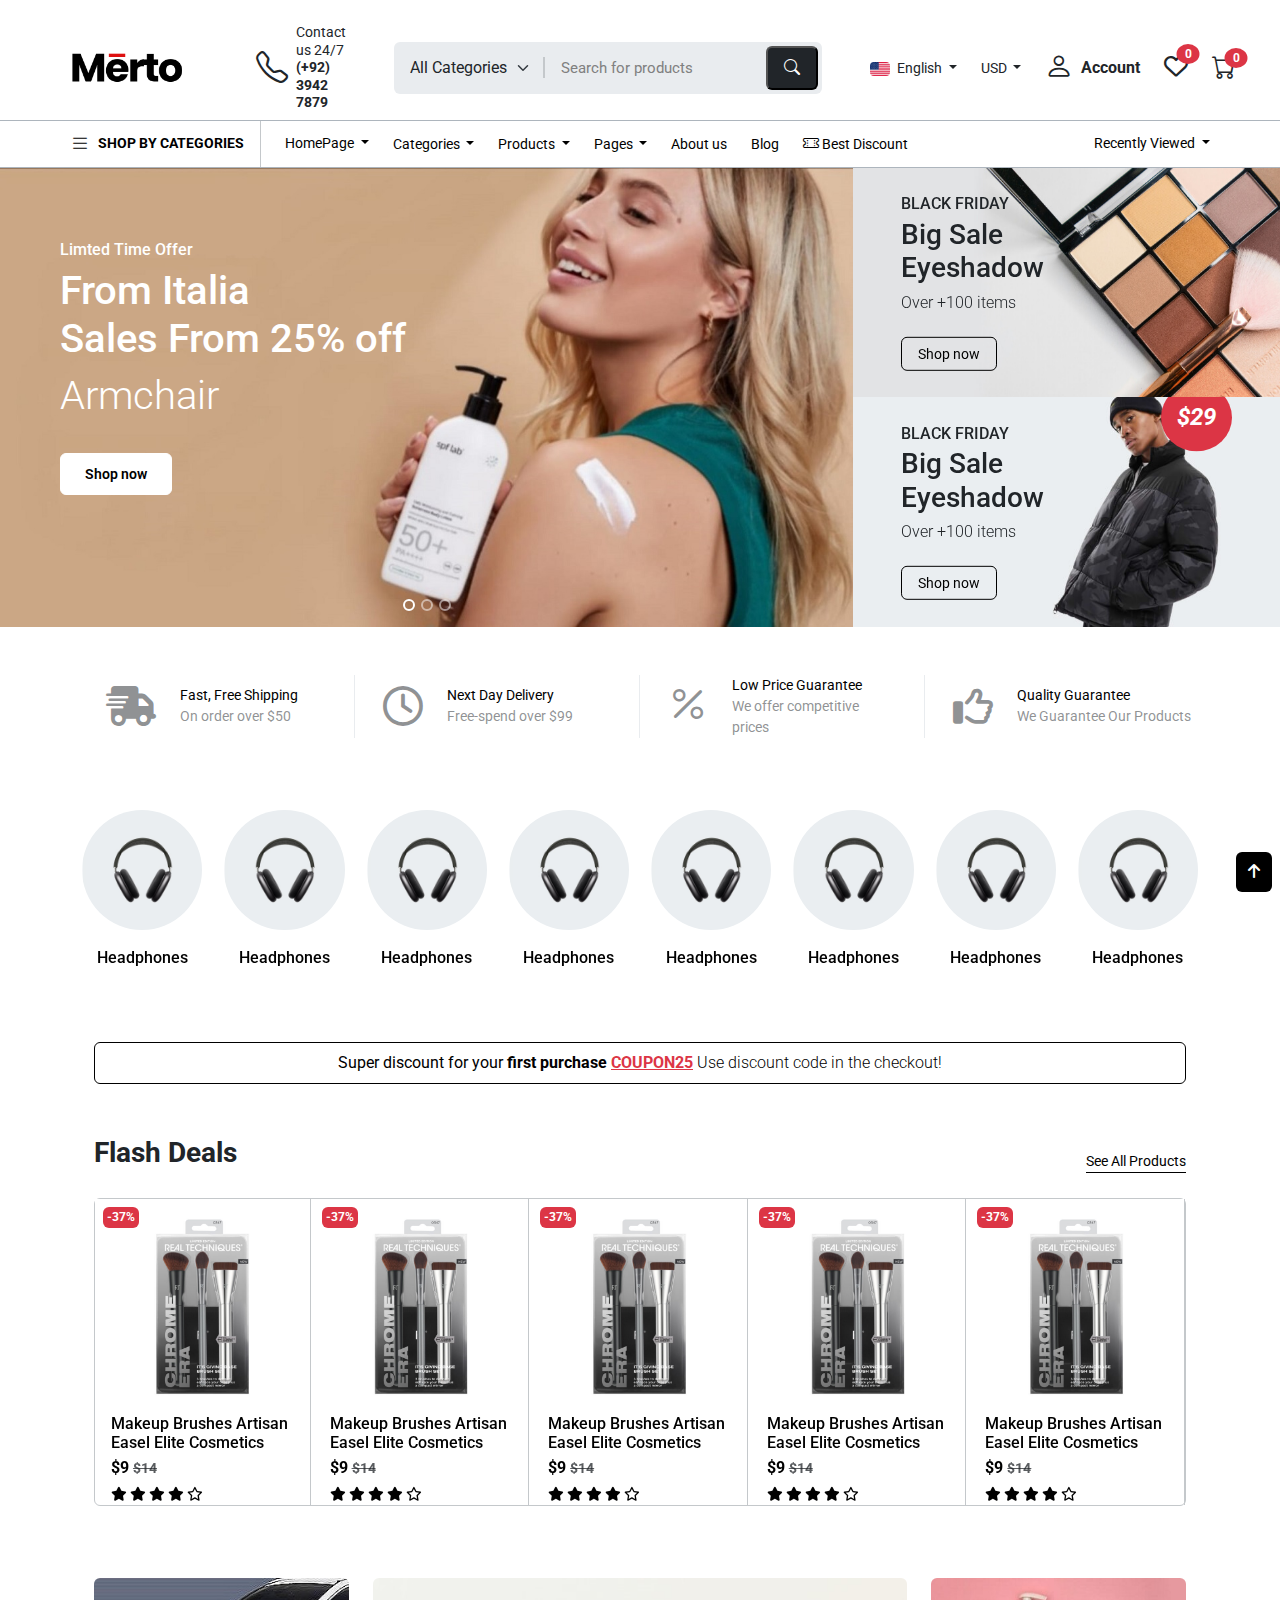
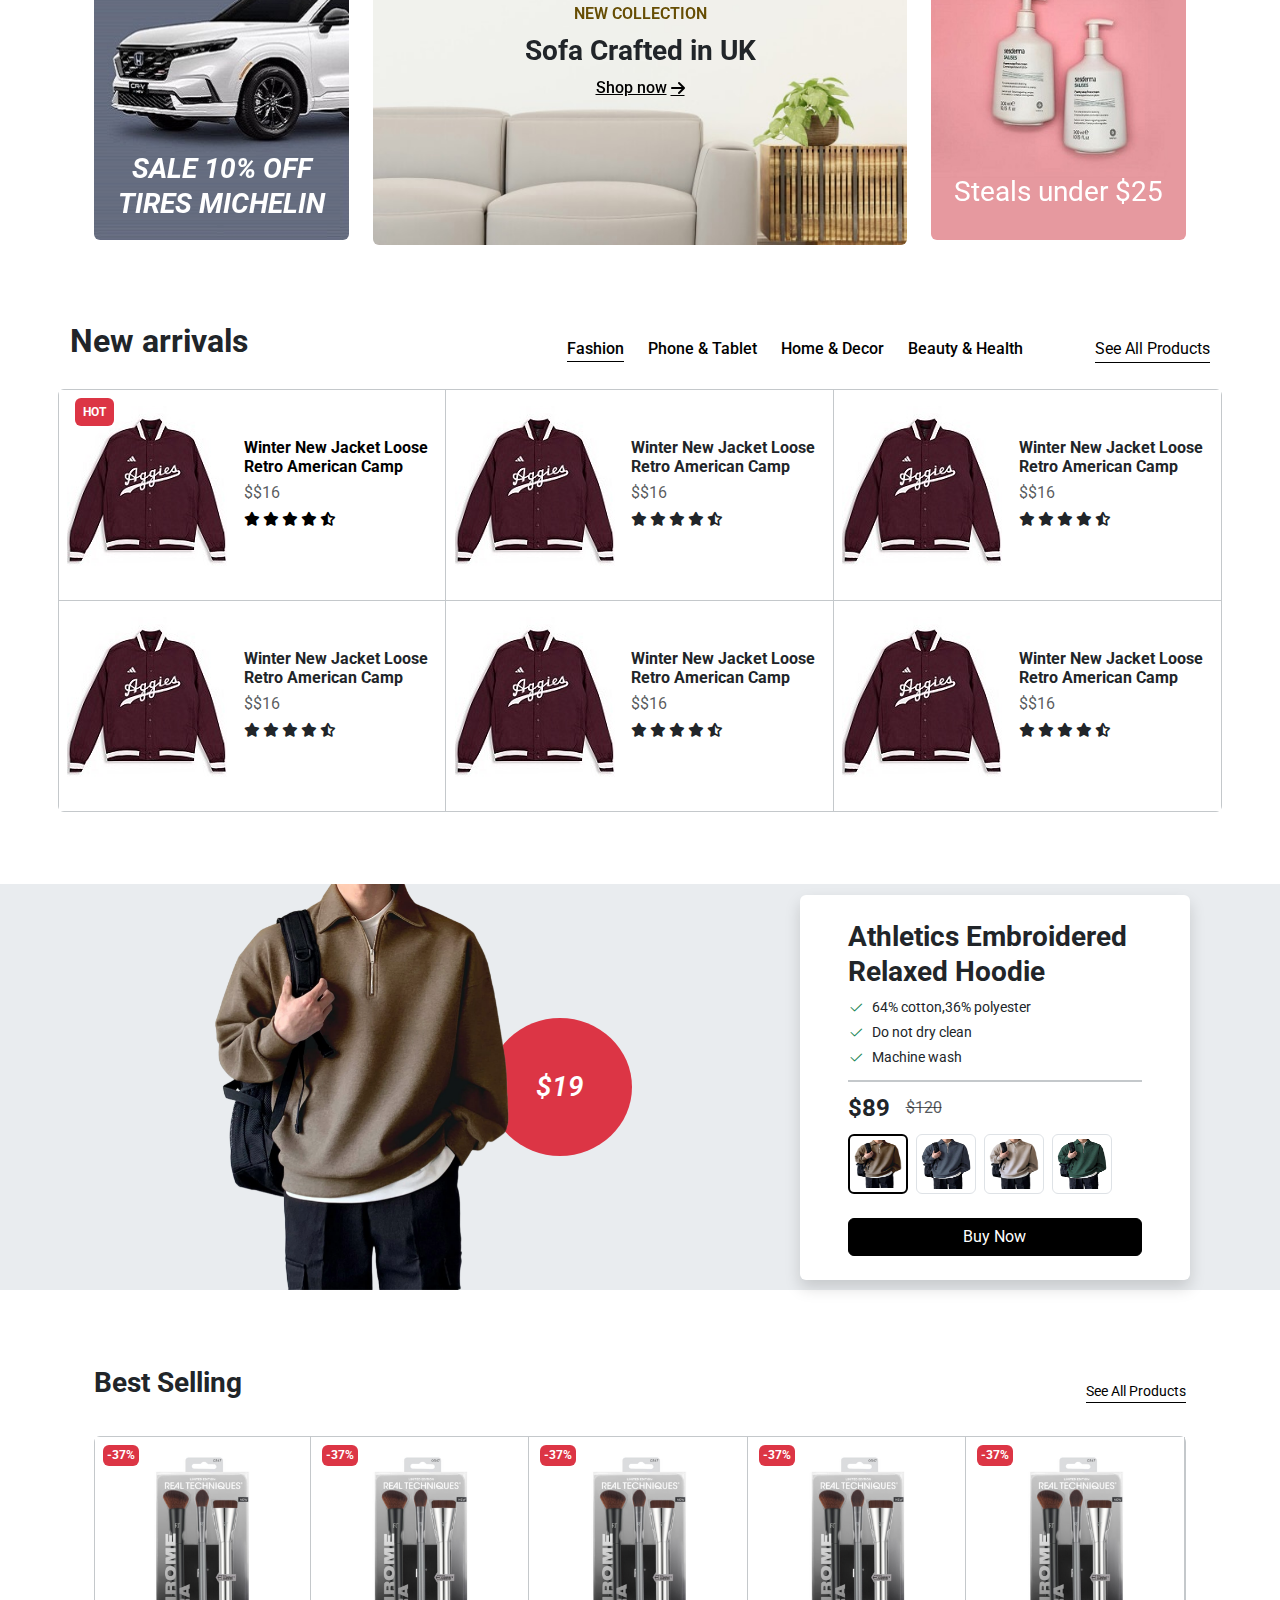
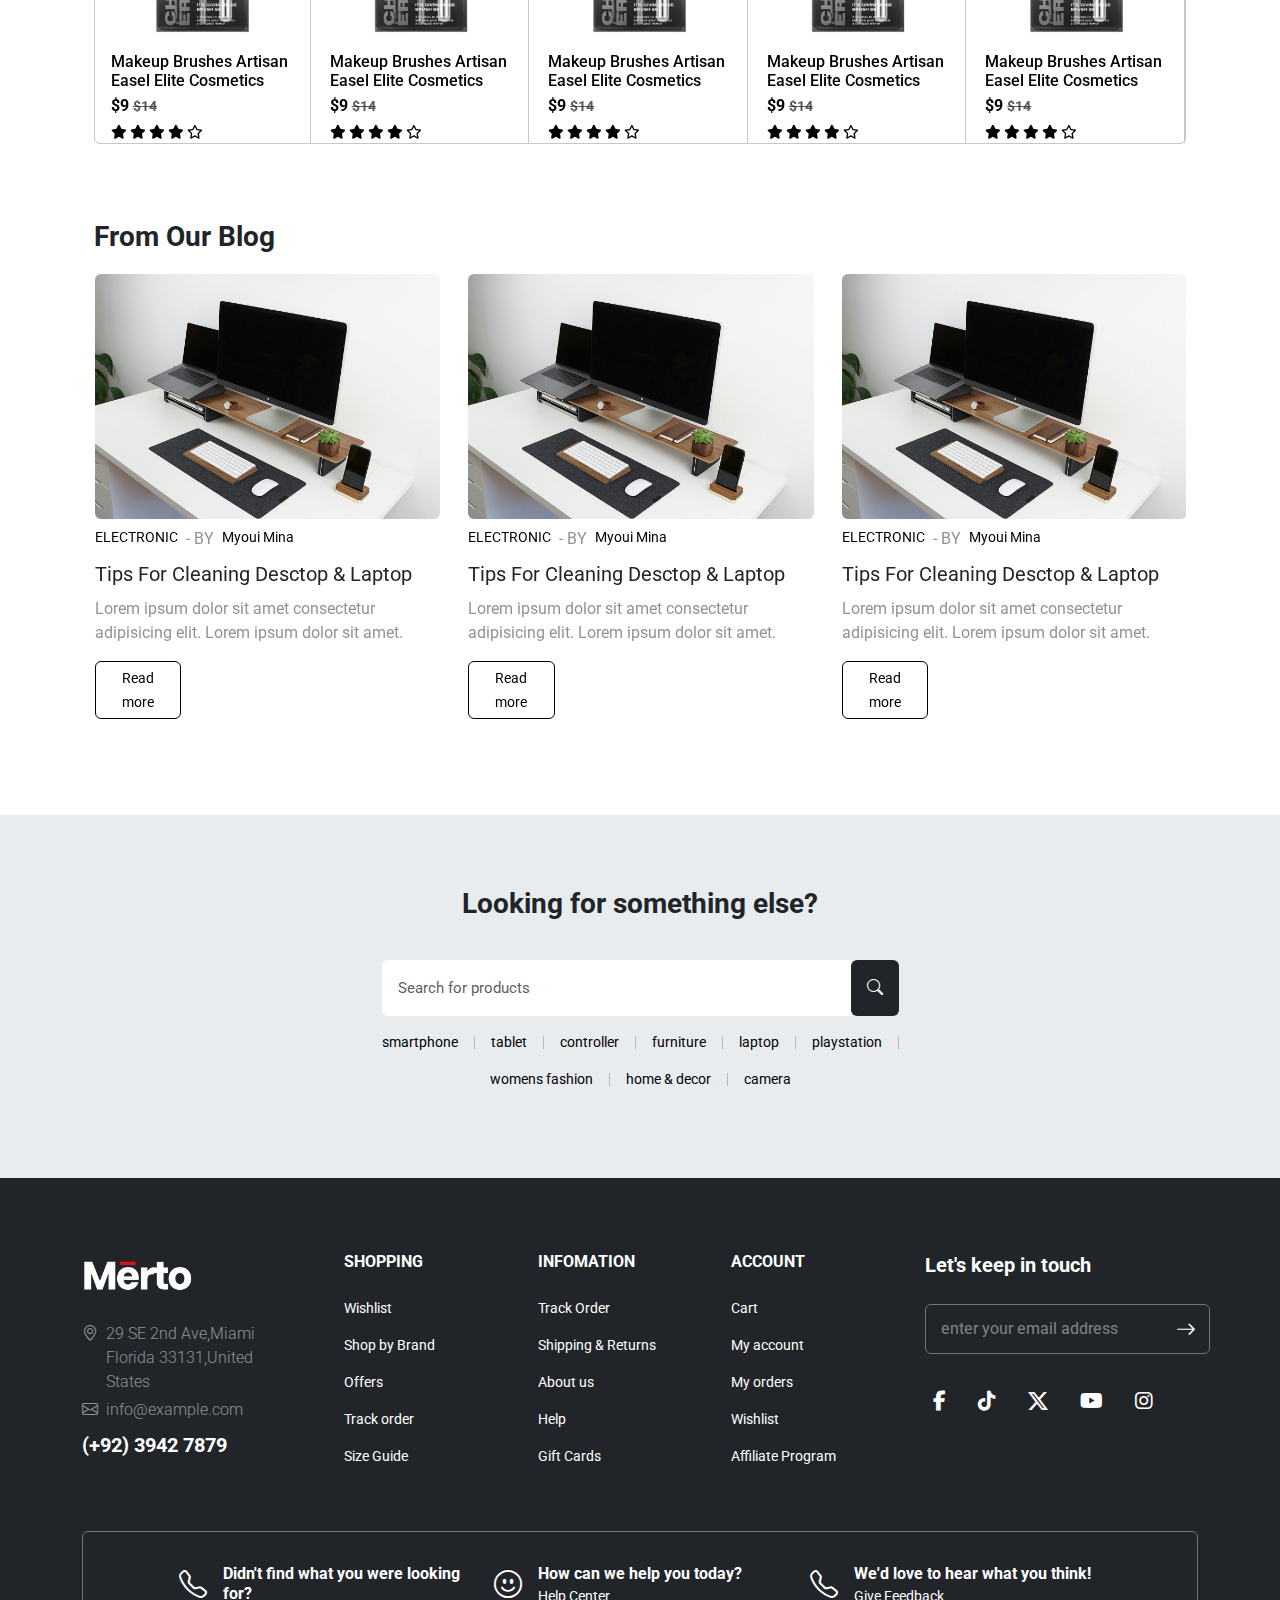
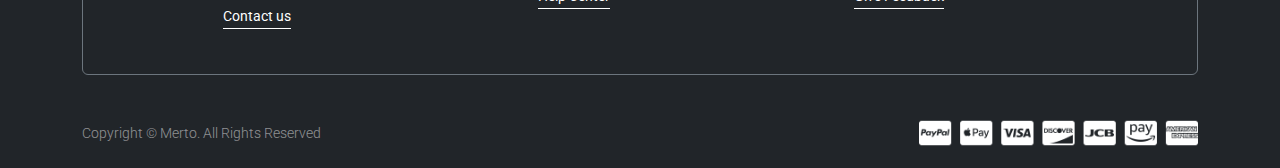
<file: final project/index.html>
<!DOCTYPE html>
<html lang="en">

<head>
    <meta charset="UTF-8">
    <meta name="viewport" content="width=device-width, initial-scale=1.0">
    <title>Metro</title>
    <link rel="icon" type="image/png" href="img/title2.jpg">
    <meta name="keywords" content="">
    <meta name="description" content="">
    <link rel="preconnect" href="https://fonts.googleapis.com">
    <link rel="preconnect" href="https://fonts.gstatic.com" crossorigin>
    <link
        href="https://fonts.googleapis.com/css2?family=DM+Sans:ital,opsz,wght@0,9..40,100..1000;1,9..40,100..1000&family=Raleway:ital,wght@0,100..900;1,100..900&family=Roboto:ital,wght@0,100..900;1,100..900&family=Rubik:wght@900&display=swap"
        rel="stylesheet">

    <link rel="stylesheet" href="https://cdn.jsdelivr.net/npm/bootstrap@5.3.7/dist/css/bootstrap.min.css">
    <link rel="stylesheet" href="css/style.css">
    <link rel="stylesheet" href="css/all.min.css">
    <link rel="stylesheet" href="https://cdn.jsdelivr.net/npm/bootstrap-icons@1.13.1/font/bootstrap-icons.min.css">
    <link rel="stylesheet" href="https://cdnjs.cloudflare.com/ajax/libs/OwlCarousel2/2.3.4/assets/owl.carousel.min.css">
    <link rel="stylesheet"
        href="https://cdnjs.cloudflare.com/ajax/libs/OwlCarousel2/2.3.4/assets/owl.theme.default.min.css">
</head>

<body class="position-relative">
    <button class="bg-black px-2 py-2 border-0 rounded-2 position-fixed bottom-0 end-0 m-2" id="up"><i
            class="fa-solid fa-arrow-up text-white fs-6 mx-1"></i></button>
    <nav class="navbar pt-3 pb-0">
        <div class="container px-0">
            <div id="stickyHeader" class="bg-white z-3">
                <div class="d-flex align-items-center gap-5 w-100 py-2">
                    <div class=" col-6  naaav d-none">
                        <a class="btn fs-3" data-bs-toggle="offcanvas" href="#offcanvasExample" role="button"
                            aria-controls="offcanvasExample">
                            <i class="bi bi-list"></i>
                        </a>
                        <div class="offcanvas offcanvas-start" tabindex="-1" id="offcanvasExample"
                            aria-labelledby="offcanvasExampleLabel">
                            <div class="offcanvas-header d-flex align-items-center w-100  p-0 border-bottom">
                                <ul class="nav w-100 row g-0 mb-0" id="pills-tab" role="tablist">
                                    <li class="nav-item col-2 bg-body-secondary">
                                        <button
                                            class="nav-link active text-black d-flex align-items-center h-100 w-100 border-0 rounded-0"
                                            id="pills-home-tab" data-bs-toggle="pill" data-bs-target="#pills-homee"
                                            type="button" role="tab" aria-controls="pills-homee" aria-selected="true">
                                            <i class="bi bi-list fs-4"></i>
                                            </button>
                                    </li>
                                    <li class="nav-item col-8 bg-body-secondary">
                                        <button
                                            class="nav-link text-white text-uppercase fw-bold d-flex align-items-center  h-100 w-100 border-0 rounded-0"
                                            id="pills-profile-tab" data-bs-toggle="pill"
                                            data-bs-target="#pills-profilee" type="button" role="tab"
                                            aria-controls="pills-profilee" aria-selected="false">
                                            SHOP BY CATEGORIES <span class="ps-2">+</span>
                                        </button>
                                    </li>
                                    <li class="nav-item col-2 bg-body-secondary">
                                        <div class="h-100 w-100 d-flex align-items-center ">
                                            <button type="button" class="btn-close m-0 p-0" data-bs-dismiss="offcanvas"
                                                aria-label="Close"></button>
                                        </div>
                                    </li>

                                </ul>
                            </div>

                            <div class="offcanvas-body">
                                <div class="tab-content" id="pills-tabContent">
                                    <div class="tab-pane fade show active" id="pills-homee" role="tabpanel"
                                        aria-labelledby="pills-home-tab" tabindex="0">
                                        <div class="container">
                                            <div class="d-flex flex-column gap-2">
                                                <div class="d-flex justify-content-between phone">
                                                    <a href="" class="text-black text-decoration-none">Homepage</a>
                                                    <a href="" class="text-black text-decoration-none phone">+</a>
                                                </div>
                                                <div class="d-flex justify-content-between phone">
                                                    <a href="" class="text-black text-decoration-none phone">Categories</a>
                                                    <a href="" class="text-black text-decoration-none phone">+</a>
                                                </div>
                                                <div class="d-flex justify-content-between phone">
                                                    <a href="" class="text-black text-decoration-none phone">products</a>
                                                    <a href="" class="text-black text-decoration-none phone">+</a>
                                                </div>
                                                <div class="d-flex justify-content-between phone">
                                                    <a href="" class="text-black text-decoration-none phone">pages</a>
                                                    <a href="" class="text-black text-decoration-none phone">+</a>
                                                </div>
                                                <div class="d-flex justify-content-between phone">
                                                    <a href="" class="text-black text-decoration-none phone">About Us</a>
                                                </div>
                                                <div class="d-flex justify-content-between phone">
                                                    <a href="" class="text-black text-decoration-none phone">Blog</a>
                                                </div>
                                                <div class="d-flex align-items-center phone">
                                                    <a class=" text-decoration-none small text-black fw-normal phone"
                                                        href="#">
                                                        <i
                                                            class="bi bi-ticket-perforated fs-6 text-black fw-bold phone"></i>
                                                        Best Discount</a>
                                                </div>
                                                <div class="d-flex justify-content-between phone">
                                                    <a href=""
                                                        class="text-black text-decoration-none text-body-secondary">recently
                                                        viewed</a>
                                                    <a href="" class="text-black text-decoration-none">+</a>
                                                </div>
                                            </div>
                                                            <span class="border-bottom border-secondary-subtle w-100"></span>

                                            <div class="d-flex flex-column gap-2">
                                                <div class="d-flex gap-2 phone">
                                                    <a href="" class="text-body-secondary text-decoration-none">
                                                        <i class="bi bi-heart"></i>
                                                        <span>Wishlist</span>
                                                        <span>(0)</span>
                                                    </a>
                                                </div>
                                                <div class="d-flex gap-2 phone">
                                                    <a href="" class="text-body-secondary text-decoration-none">
                                                        <i class="bi bi-person "></i><span> Account</span>
                                                    </a>
                                                </div>
                                            </div>
                                                            <span class="border border-secondary-subtle w-100"></span>

                                            <div class="d-flex flex-column gap-3">
                                                <div class="d-flex flex-wrap gap-3">
                                                    <a class="text-black text-decoration-none phone" href="#"><img
                                                            src="img/Bandeira de Portugal.jpeg" width="15px">English</a>
                                                    <a class="text-black text-decoration-none phone" href="#"> <img
                                                            src="img/Bandeira de Portugal.jpeg" width="15px"> Español</a>
                                                    <a class="text-black text-decoration-none phone" href="#"><img
                                                            src="img/Bandeira de Portugal.jpeg" width="15px"> Français</a>
                                                    <a class="text-black text-decoration-none phone" href="#"><img
                                                            src="img/Bandeira de Portugal.jpeg" width="15px"> portugues</a>
                                                </div>
                                                <div class="d-flex flex-wrap gap-3">
                                                    <a class="text-black text-decoration-none phone" href="#">USD</a>
                                                    <a class="text-black text-decoration-none phone" href="#">EUR</a>
                                                    <a class="text-black text-decoration-none phone" href="#">BRL</a>

                                                </div>
                                            </div>
                                        </div>
                                    </div>
                                    <div class="tab-pane fade" id="pills-profilee" role="tabpanel"
                                        aria-labelledby="pills-profile-tab" tabindex="0">
                                        
                                    </div>
                                </div>
                            </div>
                        </div>
                    </div>
                    <img src="img/logo.png" class="navbar-brand w-9 me-4 gap-4 rrr">
                    <a href="#" class="text-decoration-none text-dark  d-flex align-items-center phone acc">
                        <i class="bi bi-telephone me-2 fs-2 fw-bolder"></i>
                        <span class="d-flex flex-column lh-sm">
                            <span class="small">Contact us 24/7</span>
                            <span class="fw-bold small">(+92) 3942 7879</span>
                        </span>
                    </a>
                    <div class="header-center d-flex py-1">
                        <div class="position-relative w-100 mx-auto" style="max-width: 600px; z-index: 1050;"
                            id="searchContainer">
                            <form
                                class="d-flex bg-body-secondary p-1 rounded-2 align-items-center z-1 position-relative see">
                                <select class="form-select bg-body-secondary border-0 w-auto fs-6 shadow-none"
                                    aria-label="select example">
                                    <option selected>All Categories</option>
                                    <option value="1">One</option>
                                    <option value="2">Two</option>
                                    <option value="3">Three</option>
                                    <option value="1">One</option>
                                    <option value="2">Two</option>
                                    <option value="3">Three</option>
                                </select>
                                <input type="search" placeholder="Search for products" id="searchInput"
                                    class=" bg-body-secondary h-50 border-0 border-start border-2 rounded-0 border-secondary-subtle ps-3 flex-grow-1">
                                <button class="bg-dark py-2 px-3 rounded-2 text-white"><i
                                        class="bi bi-search"></i></button>
                            </form>
                            <div id="searchDropdown"
                                class="position-absolute start-50 translate-middle-x top-0 bg-white px-4 rounded shadow d-none z-0 "
                                style="min-width: 110%; margin-top: -1rem;height: 300px;">
                                <div style="padding-top: 23%;">
                                    <p class="mb-2 fw-bold">Popular search</p>
                                    <div class="d-flex flex-wrap gap-2 ">
                                        <a href="#"
                                            class="btn border-secondary-subtle buy-red-hover btn-sm">smartphone</a>
                                        <a href="#" class="btn border-secondary-subtle buy-red-hover btn-sm">laptop</a>
                                        <a href="#" class="btn border-secondary-subtle buy-red-hover btn-sm">home &
                                            decor</a>
                                        <a href="#"
                                            class="btn border-secondary-subtle buy-red-hover btn-sm">furniture</a>
                                        <a href="#" class="btn border-secondary-subtle buy-red-hover btn-sm">camera</a>
                                        <a href="#"
                                            class="btn border-secondary-subtle buy-red-hover btn-sm">furniture</a>
                                        <a href="#" class="btn border-secondary-subtle buy-red-hover btn-sm">camera</a>
                                        <a href="#"
                                            class="btn border-secondary-subtle buy-red-hover btn-sm">furniture</a>
                                        <a href="#"
                                            class="btn border-secondary-subtle buy-red-hover btn-sm">smartphone</a>
                                        <a href="#" class="btn border-secondary-subtle buy-red-hover btn-sm">laptop</a>
                                    </div>
                                </div>
                            </div>
                        </div>
                    </div>
                    <div id="searchOverlay"></div>
                    <div class="d-flex align-items-center gap-4">
                        <div class="dropdown list">
                            <a class="text-dark text-decoration-none dropdown-toggle phone small" href="#" role="button"
                                data-bs-toggle="dropdown">
                                <img src="img/United States Of America Usa American Flag Cool Wall Patriotic Posters American Flag Poster Of Flags For Wall American Eagle Wall Art Cool Wall Art Print Poster 36x24.jpeg"
                                    width="20" class="me-1 rounded-1"> English
                            </a>
                            <ul class="dropdown-menu text-center py-3">
                                <li><a class="dropdown-item phone small p-2" href="#"><img
                                            src="img/Reino da Espanha - 1981-Atualmente.jpeg" width="20"
                                            class="me-1 rounded-1">Espanol</a></li>
                                <li><a class="dropdown-item phone small p-2" href="#"><img
                                            src="img/File_Flag of France_svg - Wikimedia Commons.jpeg" width="20"
                                            class="me-1 rounded-1"> French</a></li>
                                <li><a class="dropdown-item phone small ms-1 p-2" href="#"><img
                                            src="img/Bandeira de Portugal.jpeg" width="20"
                                            class="me-1 rounded-1">Portugos</a></li>
                            </ul>
                        </div>

                        <div class="dropdown list">
                            <a class=" text-decoration-none dropdown-toggle phone small text-dark" href="#"
                                role="button" data-bs-toggle="dropdown">
                                USD
                            </a>
                            <ul class="dropdown-menu text-center py-3">
                                <li><a class="dropdown-item phone small p-2" href="#">EUR</a></li>
                                <li><a class="dropdown-item phone small p-2" href="#">BRL</a></li>
                            </ul>
                        </div>

                        <div>
                            <a href="#" class="text-dark text-decoration-none d-flex align-items-center phone acc"
                                data-bs-toggle="modal" data-bs-target="#accountModal">
                                <i class="bi bi-person fs-3 pe-2"></i>
                                <span class="fw-bold fs-6">Account</span>
                            </a>
                        </div>
                        <div class="modal fade" id="accountModal" tabindex="-1" aria-hidden="true">
                            <div class="modal-dialog modal-dialog-centered modal-lg">
                                <div class="modal-content overflow-hidden rounded-0">
                                    <div class="row g-0">
                                        <div class="col-md-6 d-none d-md-block">
                                            <img src="img/login-banner.jpg" class=" h-100 w-100 object-fit-cover"
                                                alt="Login Image">
                                        </div>
                                        <div class="col-md-6  position-relative">
                                            <button type="button"
                                                class="btn bg-dark text-white position-absolute top-0 end-0 p-1 rounded-end-0 rounded-top-0 hover-red"
                                                data-bs-dismiss="modal" aria-label="Close">
                                                <i class="bi bi-x-lg"></i>
                                            </button>

                                            <h5 class="fw-bold text-center pt-lg-5">Login</h5>

                                            <form class="m-auto px-lg-5 p-4 py-0">
                                                <input type="text"
                                                    class="form-control my-3 bg-body-secondary py-2 ps-3 fs-6"
                                                    placeholder="Username or Email*" required>
                                                <input type="password"
                                                    class="form-control mb-3 bg-body-secondary py-2  ps-3 fs-6"
                                                    placeholder="Password*" required>

                                                <div class="d-flex justify-content-between align-items-center mb-3">
                                                    <div class="form-check">
                                                        <input class="form-check-input text-primary" type="checkbox"
                                                            value="" id="rememberMe">
                                                        <label class="form-check-label text-secondary small"
                                                            for="rememberMe">Remember me</label>
                                                    </div>
                                                    <a href="#" class=" text-secondary small">Forgot?</a>
                                                </div>

                                                <button type="submit"
                                                    class="btn bg-dark text-white w-100 mb-3 hover-red py-2 mb-5">Login</button>
                                            </form>
                                            <hr class="w-100 border-2 border-secondary-subtle">
                                            <p class="text-center text-secondary">
                                                Don’t have an account?
                                                <a href="#" class=" text-dark">Register</a>
                                            </p>
                                        </div>
                                    </div>
                                </div>
                            </div>
                        </div>

                        <div class="position-relative heart">
                            <a href="wishlist.html" class="text-dark phone">
                                <i class="fa-regular fa-heart fs-4 "></i>
                            </a>
                            <span
                                class="position-absolute top-0 start-100 translate-middle badge rounded-circle bg-danger p-1 px-2 text-white">
                                0
                            </span>
                        </div>

                        <div class="position-relative cart">
                            <a href="#" data-bs-toggle="offcanvas" data-bs-target="#cartOffcanvas"
                                class="text-dark phone">
                                <i class="bi bi-cart fs-4 fw-bolder"></i>
                            </a>
                            <span
                                class="position-absolute bottom-50 start-100 translate-middle-x badge rounded-circle bg-danger p-1 px-2 text-white">
                                0
                            </span>
                        </div>
                        <div class="offcanvas offcanvas-end px-3 py-2" tabindex="-1" id="cartOffcanvas"
                            aria-labelledby="cartOffcanvasLabel">
                            <div class="offcanvas-header justify-content-between p-0 py-1">
                                <h5 class="offcanvas-title" id="cartOffcanvasLabel">Shopping Cart <span
                                        class="text-secondary small ps-sm-1">(0 items)</span></h5>
                                <button data-bs-dismiss="offcanvas"
                                    class="text-black bg-transparent shadow-none phone border-0" aria-label="Close"><i
                                        class="bi bi-x fs-3"></i></button>
                            </div>
                            <div class="offcanvas-body text-center justify-content-sm-evenly d-flex flex-column">
                                <img src="img/cart.png" alt="Empty Cart"
                                    class="img-fluid w-50 opacity-25 align-self-center">
                            </div>
                            <div class="text-center">
                                <hr class="w-100 border-2 border-secondary-subtle lh-1">
                                <p class="text-dark fs-6">Free Shipping on All Orders Over <span
                                        class="text-danger">$250</span></p>
                                <button class="btn btn-dark mt-3 mb-3 w-100 hover-red small py-1 border-0">CONTINUE
                                    SHOPPING</button>
                            </div>
                        </div>
                    </div>
                </div>
            </div>
        </div>
        <section class="container-fluid border border-dark-subtle border-end-0 border-start-0 x-nav">
            <div class="container px-0 d-flex align-items-center justify-content-between">
                <div class="justify-content-start gap-4 d-flex align-items-center">
                    <div class="d-flex align-items-center border-end h-100 border-1 border-secondary-subtle py-2">
                        <a href="#" data-bs-toggle="offcanvas" data-bs-target="#categoryOffcanvas"
                            class="text-decoration-none pe-3 text-black phone d-flex align-items-center fw-bold ">
                            <i class="bi bi-list fs-5 pe-2 "></i>
                            <span class="small">SHOP BY CATEGORIES</span>
                        </a>
                    </div>
                    <div class="offcanvas offcanvas-start w-20" tabindex="-1" id="categoryOffcanvas"
                        aria-labelledby="categoryOffcanvasLabel">
                        <div class="py-2 ps-3 bg-black">
                            <div class="text-white d-flex align-items-center fw-bold ">
                                <i class="bi bi-list fs-5 pe-2 "></i>
                                <span class="small">SHOP BY CATEGORIES</span>
                            </div>
                        </div>
                        <div class="offcanvas-body  align-content-start d-flex flex-column px-0 py-0">
                            <div class="dropdown list-group dropend ">
                                <a class="dropdown-toggle text-decoration-none dropdown-toggle fs-6 text-black list-group-item line fw-normal custom-toggle py-2"
                                    href="#" role="button" data-bs-toggle="dropdown">
                                    <i class="fa-solid fa-shirt pe-2"></i>
                                    <span class="">Fashon</span>
                                </a>
                                <ul class="dropdown-menu text-center py-3 custom-menu-outside">
                                    <li><a class="dropdown-item small p-2" href="#">EUR</a></li>
                                    <li><a class="dropdown-item small p-2" href="#">BRL</a></li>
                                </ul>
                            </div>
                            <div class="dropdown list-group dropend ">
                                <a class="dropdown-toggle text-decoration-none dropdown-toggle fs-6 text-black list-group-item line fw-n custom-toggle py-2"
                                    href="#" role="button" data-bs-toggle="dropdown">
                                    <i class="fa-solid fa-shirt pe-2"></i>
                                    <span class="">Phone & Tablet</span>
                                </a>
                                <ul class="dropdown-menu text-center py-3 custom-menu-outside">
                                    <li><a class="dropdown-item small p-2" href="#">EUR</a></li>
                                    <li><a class="dropdown-item small p-2" href="#">BRL</a></li>
                                </ul>
                            </div>
                            <div class="dropdown list-group dropend ">
                                <a class="dropdown-toggle text-decoration-none dropdown-toggle fs-6 text-black list-group-item line fw-normal py-2 custom-toggle"
                                    href="#" role="button" data-bs-toggle="dropdown">
                                    <i class="fa-solid fa-shirt pe-2"></i>
                                    <span>Laptop & Computer</span>
                                </a>
                                <ul class="dropdown-menu text-center py-3 custom-menu-outside">
                                    <li><a class="dropdown-item small p-2" href="#">EUR</a></li>
                                    <li><a class="dropdown-item small p-2" href="#">BRL</a></li>
                                </ul>
                            </div>
                            <div class="dropdown list-group dropend ">
                                <a class="dropdown-toggle text-decoration-none dropdown-toggle fs-6 text-black list-group-item line fw-normal py-2 custom-toggle"
                                    href="#" role="button" data-bs-toggle="dropdown">
                                    <i class="fa-solid fa-shirt pe-2"></i>
                                    <span class="">TV, Audio - Video</span>
                                </a>
                                <ul class="dropdown-menu text-center py-3 custom-menu-outside">
                                    <li><a class="dropdown-item small p-2" href="#">EUR</a></li>
                                    <li><a class="dropdown-item small p-2" href="#">BRL</a></li>
                                </ul>
                            </div>
                            <div class=" list-group dropend ">
                                <a class=" text-decoration-none fs-6 text-black list-group-item line fw-normal py-2 "
                                    href="#" role="button">
                                    <i class="fa-solid fa-shirt pe-2"></i>
                                    <span class="">Camera & photo</span>
                                </a>
                            </div>
                            <div class="dropdown list-group dropend ">
                                <a class="dropdown-toggle text-decoration-none dropdown-toggle fs-6 text-black list-group-item line fw-normal py-2 custom-toggle"
                                    href="#" role="button" data-bs-toggle="dropdown">
                                    <i class="fa-solid fa-shirt pe-2"></i>
                                    <span class="">Home & Decor</span>
                                </a>
                                <ul class="dropdown-menu text-center py-3 custom-menu-outside">
                                    <li><a class="dropdown-item small p-2" href="#">EUR</a></li>
                                    <li><a class="dropdown-item small p-2" href="#">BRL</a></li>
                                </ul>
                            </div>
                            <div class="dropdown list-group dropend ">
                                <a class="dropdown-toggle text-decoration-none dropdown-toggle fs-6 text-black list-group-item line fw-normal py-2 custom-toggle"
                                    href="#" role="button" data-bs-toggle="dropdown">
                                    <i class="fa-solid fa-shirt pe-2"></i>
                                    <span class="">Beauty & Health</span>
                                </a>
                                <ul class="dropdown-menu text-center py-3 custom-menu-outside">
                                    <li><a class="dropdown-item small p-2" href="#">EUR</a></li>
                                    <li><a class="dropdown-item small p-2" href="#">BRL</a></li>
                                </ul>
                            </div>
                            <div class=" list-group">
                                <a class="e text-decoration-none fs-6 text-black list-group-item line fw-normal py-2"
                                    href="#" role="button">
                                    <i class="fa-solid fa-shirt pe-2"></i>
                                    <span class="">Game Accessories</span>
                                </a>
                            </div>
                            <div class="dropdown list-group dropend ">
                                <a class="dropdown-toggle text-decoration-none dropdown-toggle fs-6 text-black list-group-item line fw-normal py-2 custom-toggle"
                                    href="#" role="button" data-bs-toggle="dropdown">
                                    <i class="fa-solid fa-shirt pe-2"></i>
                                    <span class="">Autopart</span>
                                </a>
                                <ul class="dropdown-menu text-center py-3 custom-menu-outside">
                                    <li><a class="dropdown-item small p-2" href="#">EUR</a></li>
                                    <li><a class="dropdown-item small p-2" href="#">BRL</a></li>
                                </ul>
                            </div>

                        </div>

                    </div>
                    <div class="dropdown position-static justify-content-between d-flex align-items-center">
                        <a class="text-decoration-none dropdown-toggle phone small text-black fw-normal" href="#"
                            role="button" data-bs-toggle="dropdown">
                            HomePage
                        </a>

                        <div
                            class="dropdown-menu mega-dropdown-menu w-100 rounded-0 bg-body-secondary mt-0 shadow-sm pt-4">

                            <div class="d-flex justify-content-center gap-5">

                                <div class=" shadow-hover">
                                    <a href="#" class="text-decoration-none ">
                                        <div class="card align-items-center border-0 rounded-3" style="width: 17rem;">
                                            <img src="img/mega-home-1.jpg" class="card-img-top" alt="">
                                            <div class="card-body py-3">
                                                <p class="card-text small fw-semibold">Supermarket 01</p>
                                            </div>
                                        </div>
                                    </a>
                                </div>
                                <div class=" shadow-hover">
                                    <a href="#" class="text-decoration-none ">
                                        <div class="card align-items-center border-0 rounded-3" style="width: 17rem;">
                                            <img src="img/mega-home-2.jpg" class="card-img-top" alt="">
                                            <div class="card-body py-3">
                                                <p class="card-text small fw-semibold">Supermarket 02</p>
                                            </div>
                                        </div>
                                    </a>
                                </div>
                                <div class=" shadow-hover">
                                    <a href="#" class="text-decoration-none ">
                                        <div class="card align-items-center border-0 rounded-3" style="width: 17rem;">
                                            <img src="img/mega-home-3.jpg" class="card-img-top" alt="">
                                            <div class="card-body py-3">
                                                <p class="card-text small fw-semibold">Supermarket 03</p>
                                            </div>
                                        </div>
                                    </a>
                                </div>
                                <div class=" shadow-hover">
                                    <a href="#" class="text-decoration-none ">
                                        <div class="card align-items-center border-0 rounded-3" style="width: 17rem;">
                                            <img src="img/mega-home-4.jpg" class="card-img-top" alt="">
                                            <div class="card-body py-3">
                                                <p class="card-text small fw-semibold">Supermarket 04</p>
                                            </div>
                                        </div>
                                    </a>
                                </div>
                            </div>
                            <div class="d-flex justify-content-center gap-5 p-4">
                                <div class=" shadow-hover">
                                    <a href="#" class="text-decoration-none ">
                                        <div class="card align-items-center border-0 rounded-3" style="width: 17rem;">
                                            <img src="img/mega-home-5.jpg" class="card-img-top" alt="">
                                            <div class="card-body py-3">
                                                <p class="card-text small fw-semibold">Supermarket 05</p>
                                            </div>
                                        </div>
                                    </a>
                                </div>
                                <div class=" shadow-hover">
                                    <a href="#" class="text-decoration-none ">
                                        <div class="card align-items-center border-0 rounded-3" style="width: 17rem;">
                                            <img src="img/mega-home-6.jpg" class="card-img-top" alt="">
                                            <div class="card-body py-3">
                                                <p class="card-text small fw-semibold">Supermarket 06</p>
                                            </div>
                                        </div>
                                    </a>
                                </div>

                            </div>
                        </div>
                    </div>

                    <div class="dropdown position-static">
                        <a class="text-decoration-none dropdown-toggle phone small text-black fw-normal" href="#"
                            role="button" data-bs-toggle="dropdown">
                            Categories
                        </a>

                        <div class="dropdown-menu mega-dropdown-menu w-100 rounded-0 px-2 py-3 mt-0 shadow-sm">
                            <div class="container-fluid align-content-center col-10">
                                <div class="row justify-content-evenly small">
                                    <div class="col-12 col-md-2">
                                        <p class="fw-semibold mb-2">SHOP LAYOUTS</>
                                        <ul class="list-unstyled ">
                                            <li><a class="dropdown-item p-0 my-3 phone" href="#">Top Categories -
                                                    Style
                                                    1</a></li>
                                            <li><a class="dropdown-item p-0 my-3 phone" href="#">Top Categories -
                                                    Style
                                                    2</a></li>
                                            <li><a class="dropdown-item p-0 my-3 phone" href="#">Top Brands</a></li>
                                            <li><a class="dropdown-item p-0 my-3 phone" href="#">Collapse Scroll
                                                    Sidebar</a>
                                            </li>
                                            <li><a class="dropdown-item p-0 my-3 phone" href="#">List Layout</a>
                                            </li>
                                            <li><a class="dropdown-item p-0 my-3 phone" href="#">Top Banner</a></li>
                                            <li><a class="dropdown-item p-0 my-3 phone" href="#">Filter Sidebar</a>
                                            </li>
                                            <li><a class="dropdown-item p-0 my-3 phone" href="#">Bottom Banner</a>
                                            </li>
                                        </ul>
                                    </div>
                                    <div class="col-12 col-md-2">
                                        <p class="fw-semibold mb-2">SHOP LAYOUTS</p>
                                        <ul class="list-unstyled ">
                                            <li><a class="dropdown-item p-0 my-3 phone" href="#">Load More
                                                    Button</a>
                                            </li>
                                            <li><a class="dropdown-item p-0 my-3 phone" href="#">Infinity Scroll</a>
                                            </li>
                                            <li><a class="dropdown-item p-0 my-3 phone" href="#">Ajax Pagination</a>
                                            </li>
                                            <li><a class="dropdown-item p-0 my-3 phone" href="#">Furniture</a></li>
                                            <li><a class="dropdown-item p-0 my-3 phone" href="#">Electronic</a></li>
                                            <li><a class="dropdown-item p-0 my-3 phone" href="#">Autopart</a></li>
                                            <li><a class="dropdown-item p-0 my-3 phone" href="#">Cosmetic</a></li>
                                        </ul>
                                    </div>
                                    <div class="col-md-5 d-none d-md-block">
                                        <img src="img/laptop.png" alt="Preview" class="img-fluid ">
                                    </div>
                                </div>
                            </div>
                        </div>
                    </div>
                    <div class="dropdown">
                        <a class=" text-decoration-none dropdown-toggle phone small text-black fw-normal" href="#"
                            role="button" data-bs-toggle="dropdown">
                            Products
                        </a>
                        <div class="col-12 col-md-3">
                            <ul class="dropdown-menu pe-5 ps-2 rounded-0">
                                <li><a class="dropdown-item phone small py-2 " href="#">Simple product</a></li>
                                <li><a class="dropdown-item phone small py-2" href="#">Variable Label Attribute</a>
                                </li>
                                <li><a class="dropdown-item phone small py-2" href="#">Variable Dropdown
                                        Attribute</a>
                                </li>
                                <li><a class="dropdown-item phone small py-2" href="#">Variable Color Swatch</a>
                                </li>
                                <li><a class="dropdown-item phone small py-2" href="#">Variable Variation
                                        Thumbnail</a>
                                </li>
                                <li><a class="dropdown-item phone small py-2" href="#">Group product</a></li>
                                <li><a class="dropdown-item phone small py-2" href="#">External product</a></li>
                                <li><a class="dropdown-item phone small py-2" href="#">Vertical thumbnail</a></li>
                                <li><a class="dropdown-item phone small py-2" href="#">Horizontal thumbnail</a></li>
                                <li><a class="dropdown-item phone small py-2" href="#">Summary scrolling</a></li>
                                <li><a class="dropdown-item phone small py-2" href="#">Flash sale</a></li>
                                <li><a class="dropdown-item phone small py-2" href="#">Video + 360 degree</a></li>
                            </ul>
                        </div>
                    </div>
                    <div class="dropdown position-static">
                        <a class="text-decoration-none dropdown-toggle phone small text-black fw-normal" href="#"
                            role="button" data-bs-toggle="dropdown">
                            Pages
                        </a>
                        <div class="dropdown-menu mega-dropdown-menu w-100 rounded-0 px-2 pt-5 mt-0 shadow-sm">
                            <div class="container-fluid align-content-center col-10">
                                <div class="row justify-content-evenly small">
                                    <div class="col-12 col-md-2">
                                        <p class="fw-semibold mb-2">HOMEPAGES</p>
                                        <ul class="list-unstyled ">
                                            <li><a class="dropdown-item p-0 my-2 phone" href="#">Home Supermarket
                                                    01</a>
                                            </li>
                                            <li><a class="dropdown-item p-0 my-2 phone" href="#">Home Supermarket
                                                    02</a>
                                            </li>
                                            <li><a class="dropdown-item p-0 my-2 phone" href="#">Home Furniture</a>
                                            </li>
                                            <li><a class="dropdown-item p-0 my-2 phone" href="#">Home Electronic</a>
                                            </li>
                                            <li><a class="dropdown-item p-0 my-2 phone" href="#">Home Autopart</a>
                                            </li>
                                            <li><a class="dropdown-item p-0 my-2 phone" href="#">Home Cosmetic</a>
                                            </li>
                                        </ul>
                                        <p class="fw-semibold mb-2 mt-4">ORTHER PAGES</p>
                                        <ul class="list-unstyled ">
                                            <li><a class="dropdown-item p-0 my-2 phone" href="#">Blog</a></li>
                                            <li><a class="dropdown-item p-0 my-2 phone" href="#">About us</a></li>
                                            <li><a class="dropdown-item p-0 my-2 phone" href="#">Contact us</a></li>
                                            <li><a class="dropdown-item p-0 my-2 phone" href="#">Coming soon</a>
                                            </li>
                                        </ul>
                                    </div>
                                    <div class="col-12 col-md-2">
                                        <p class="fw-semibold mb-2">SUPERMARKET - SHOP</p>
                                        <ul class="list-unstyled ">
                                            <li><a class="dropdown-item p-0 my-2 phone" href="#">Top Categories -
                                                    styl
                                                    1</a>
                                            </li>
                                            <li><a class="dropdown-item p-0 my-2 phone" href="#">Top Categories -
                                                    style
                                                    2</a></li>
                                            <li><a class="dropdown-item p-0 my-2 phone" href="#">Top Brand</a></li>
                                            <li><a class="dropdown-item p-0 my-2 phone" href="#">Shop - scroll</a>
                                            </li>
                                        </ul>
                                        <p class="fw-semibold mb-2 mt-4">FURNITURE - SHOP</p>
                                        <ul class="list-unstyled ">
                                            <li><a class="dropdown-item p-0 my-2 phone" href="#">Top Categories -
                                                    style
                                                    1</a></li>
                                            <li><a class="dropdown-item p-0 my-2 phone" href="#">Top Categories -
                                                    style
                                                    2</a></li>
                                            <li><a class="dropdown-item p-0 my-2 phone" href="#">Top Brand</a></li>
                                        </ul>
                                    </div>
                                    <div class="col-12 col-md-2">
                                        <p class="fw-semibold mb-2">ELECTRONIC - SHOP</p>
                                        <ul class="list-unstyled ">
                                            <li><a class="dropdown-item p-0 my-2 phone" href="#">Top Categories -
                                                    style
                                                    1</a></li>
                                            <li><a class="dropdown-item p-0 my-2 phone" href="#">Top Brand</a></li>
                                        </ul>
                                        <p class="fw-semibold mb-2 mt-4">AUTOMOTIVE - SHOP</p>
                                        <ul class="list-unstyled ">
                                            <li><a class="dropdown-item p-0 my-2 phone" href="#">Top Categories -
                                                    style
                                                    1</a></li>
                                            <li><a class="dropdown-item p-0 my-2 phone" href="#">Top Categories -
                                                    style
                                                    2</a></li>
                                            <li><a class="dropdown-item p-0 my-2 phone" href="#">Top Brand</a></li>
                                        </ul>
                                        <p class="fw-semibold mb-2 mt-4">COSMETICS - SHOP</p>
                                        <ul class="list-unstyled ">
                                            <li><a class="dropdown-item p-0 my-2 phone" href="#">Top Categories -
                                                    style
                                                    1</a></li>
                                            <li><a class="dropdown-item p-0 my-2 phone" href="#">Top Categories -
                                                    style
                                                    2</a></li>
                                            <li><a class="dropdown-item p-0 my-2 phone" href="#">Top Brand</a></li>
                                        </ul>
                                    </div>

                                    <div class="col-12 col-md-2">
                                        <p class="fw-semibold mb-2">PRODUCT PAGES</p>
                                        <ul class="list-unstyled ">
                                            <li><a class="dropdown-item p-0 my-2 phone" href="#">Simple product</a>
                                            </li>
                                            <li><a class="dropdown-item p-0 my-2 phone" href="#">Variable - Label
                                                    Attribute</a></li>
                                            <li><a class="dropdown-item p-0 my-2 phone" href="#">Variable - Dropdown
                                                    Attribute</a></li>
                                            <li><a class="dropdown-item p-0 my-2 phone" href="#">Variable - Color
                                                    Swatch</a>
                                            </li>
                                            <li><a class="dropdown-item p-0 my-2 phone" href="#">Variable -
                                                    Variation
                                                    Thumbnail</a></li>
                                            <li><a class="dropdown-item p-0 my-2 phone" href="#">Group product</a>
                                            </li>
                                            <li><a class="dropdown-item p-0 my-2 phone" href="#">External
                                                    product</a>
                                            </li>
                                            <li><a class="dropdown-item p-0 my-2 phone" href="#">Vertical
                                                    thumbnail</a>
                                            </li>
                                            <li><a class="dropdown-item p-0 my-2 phone" href="#">Horizontal
                                                    thumbnail</a>
                                            </li>
                                            <li><a class="dropdown-item p-0 my-2 phone" href="#">Summary
                                                    Scrolling</a>
                                            </li>
                                            <li><a class="dropdown-item p-0 my-2 phone" href="#">Flash Sale</a></li>
                                            <li><a class="dropdown-item p-0 my-2 phone" href="#">Video + 360
                                                    degree</a>
                                            </li>
                                        </ul>
                                    </div>
                                </div>
                            </div>
                        </div>
                    </div>
                    <div>
                        <a class=" text-decoration-none phone small text-black fw-normal" href="#">About us</a>
                    </div>
                    <div>
                        <a class=" text-decoration-none phone small text-black fw-normal" href="#">Blog</a>
                    </div>
                    <div class="d-flex align-items-cente phone">
                        <a class=" text-decoration-none phone small text-black fw-normal" href="#">
                            <i class="bi bi-ticket-perforated fs-6 text-black fw-bold phone"></i>
                            Best Discount</a>
                    </div>
                </div>

                <div class="dropdown position-static justify-content-end d-flex align-items-center">
                    <a class="text-decoration-none dropdown-toggle phone small text-black fw-normal" href="#"
                        role="button" data-bs-toggle="dropdown">
                        Recently Viewed
                    </a>
                    <div class="dropdown-menu mega-dropdown-menu rounded-0 w-100 py-5 mt-0 shadow-sm">
                        <div class="d-flex flex-row justify-content-center">
                            <div class="product-card d-flex flex-row gap-1">
                                <div class="item-card card position-relative overflow-hidden shadow-hover">
                                    <div class="card-icons position-absolute top-0 end-0 d-flex flex-column gap-2 p-2">
                                        <div
                                            class="icon-item d-flex align-items-center bg-body-secondary rounded px-2 py-2">
                                            <i class="fa-regular fa-heart small"></i>
                                        </div>
                                        <div
                                            class="icon-item d-flex align-items-center bg-body-secondary rounded px-2 py-1">
                                            <i class="bi bi-arrow-left-right small"></i>
                                        </div>
                                        <div
                                            class="icon-item d-flex align-items-center bg-body-secondary rounded px-2 py-1">
                                            <i class="bi bi-search small"></i>
                                        </div>
                                        <div
                                            class="icon-item d-flex align-items-center bg-body-secondary rounded px-2 py-1">
                                            <i class="bi bi-cart small"></i>
                                        </div>
                                    </div>
                                    <a href="#" class="text-decoration-none boder border-end ">
                                        <div class="align-items-start rounded-4" style="width: 13rem;">
                                            <img src="img/lap.jpg" class="card-img-top" alt="">
                                            <div class="card-body p-2">
                                                <h6 class="card-title mb-1 text-black fs-5 phone">Modern Laptop</h6>
                                                <p class="fw-bold mb-0 fs-6 text-black">
                                                    $569
                                                </p>
                                            </div>
                                        </div>
                                    </a>
                                </div>
                                <div class="item-card card position-relative product-card overflow-hidden shadow-hover">
                                    <div class="position-absolute top-0 start-0 bg-danger text-white px-1 rounded m-3">
                                        <span class="small">-35%</span>
                                    </div>
                                    <div class="card-icons position-absolute top-0 end-0 d-flex flex-column gap-2 p-2">
                                        <div
                                            class="icon-item d-flex align-items-center bg-body-secondary rounded px-2 py-2">
                                            <i class="fa-regular fa-heart small"></i>
                                        </div>
                                        <div
                                            class="icon-item d-flex align-items-center bg-body-secondary rounded px-2 py-1">
                                            <i class="bi bi-arrow-left-right small"></i>
                                        </div>
                                        <div
                                            class="icon-item d-flex align-items-center bg-body-secondary rounded px-2 py-1">
                                            <i class="bi bi-search small"></i>
                                        </div>
                                        <div
                                            class="icon-item d-flex align-items-center bg-body-secondary rounded px-2 py-1">
                                            <i class="bi bi-cart small"></i>
                                        </div>
                                    </div>
                                    <a href="#" class="text-decoration-none boder border-end ">
                                        <div class="align-items-start rounded-4" style="width: 13rem;">
                                            <img src="img/lap.jpg" class="card-img-top" alt="">
                                            <div class="card-body p-2">
                                                <h6 class="card-title mb-1 text-black fs-5 phone">Modern Table</h6>
                                                <p class="fw-bold mb-0 fs-6 text-black">
                                                    $569 <span
                                                        class="text-muted text-decoration-line-through small">$1,099</span>
                                                </p>
                                            </div>
                                        </div>
                                    </a>
                                </div>
                                <div class="item-card card position-relative overflow-hidden shadow-hover">
                                    <div class="card-icons position-absolute top-0 end-0 d-flex flex-column gap-2 p-2">
                                        <div
                                            class="icon-item d-flex align-items-center bg-body-secondary rounded px-2 py-2">
                                            <i class="fa-regular fa-heart small"></i>
                                        </div>
                                        <div
                                            class="icon-item d-flex align-items-center bg-body-secondary rounded px-2 py-1">
                                            <i class="bi bi-arrow-left-right small"></i>
                                        </div>
                                        <div
                                            class="icon-item d-flex align-items-center bg-body-secondary rounded px-2 py-1">
                                            <i class="bi bi-search small"></i>
                                        </div>
                                        <div
                                            class="icon-item d-flex align-items-center bg-body-secondary rounded px-2 py-1">
                                            <i class="bi bi-cart small"></i>
                                        </div>
                                    </div>
                                    <a href="#" class="text-decoration-none boder border-end ">
                                        <div class="align-items-start rounded-4" style="width: 13rem;">
                                            <img src="img/lap.jpg" class="card-img-top" alt="">
                                            <div class="card-body p-2">
                                                <h6 class="card-title mb-1 text-black fs-5 phone">Modern Laptop</h6>
                                                <p class="fw-bold mb-0 fs-6 text-black">
                                                    $569
                                                </p>
                                            </div>
                                        </div>
                                    </a>
                                </div>
                                <div class="item-card card position-relative product-card overflow-hidden shadow-hover">
                                    <div class="position-absolute top-0 start-0 bg-danger text-white px-1 rounded m-3">
                                        <span class="small">-35%</span>
                                    </div>
                                    <div class="card-icons position-absolute top-0 end-0 d-flex flex-column gap-2 p-2">
                                        <div
                                            class="icon-item d-flex align-items-center bg-body-secondary rounded px-2 py-2">
                                            <i class="fa-regular fa-heart small"></i>
                                        </div>
                                        <div
                                            class="icon-item d-flex align-items-center bg-body-secondary rounded px-2 py-1">
                                            <i class="bi bi-arrow-left-right small"></i>
                                        </div>
                                        <div
                                            class="icon-item d-flex align-items-center bg-body-secondary rounded px-2 py-1">
                                            <i class="bi bi-search small"></i>
                                        </div>
                                        <div
                                            class="icon-item d-flex align-items-center bg-body-secondary rounded px-2 py-1">
                                            <i class="bi bi-cart small"></i>
                                        </div>
                                    </div>
                                    <a href="#" class="text-decoration-none boder border-end ">
                                        <div class="align-items-start rounded-4" style="width: 13rem;">
                                            <img src="img/lap.jpg" class="card-img-top" alt="">
                                            <div class="card-body p-2">
                                                <h6 class="card-title mb-1 text-black fs-5 phone">Modern Laptop</h6>
                                                <p class="fw-bold mb-0 fs-6 text-black">
                                                    $569 <span
                                                        class="text-muted text-decoration-line-through small">$1,099</span>
                                                </p>
                                            </div>
                                        </div>
                                    </a>
                                </div>
                                <div class="item-card card position-relative overflow-hidden shadow-hover">
                                    <div class="card-icons position-absolute top-0 end-0 d-flex flex-column gap-2 p-2">
                                        <div
                                            class="icon-item d-flex align-items-center bg-body-secondary rounded px-2 py-2">
                                            <i class="fa-regular fa-heart small"></i>
                                        </div>
                                        <div
                                            class="icon-item d-flex align-items-center bg-body-secondary rounded px-2 py-1">
                                            <i class="bi bi-arrow-left-right small"></i>
                                        </div>
                                        <div
                                            class="icon-item d-flex align-items-center bg-body-secondary rounded px-2 py-1">
                                            <i class="bi bi-search small"></i>
                                        </div>
                                        <div
                                            class="icon-item d-flex align-items-center bg-body-secondary rounded px-2 py-1">
                                            <i class="bi bi-cart small"></i>
                                        </div>
                                    </div>
                                    <a href="#" class="text-decoration-none boder border-end ">
                                        <div class="align-items-start rounded-4" style="width: 13rem;">
                                            <img src="img/lap.jpg" class="card-img-top" alt="">
                                            <div class="card-body p-2">
                                                <h6 class="card-title mb-1 text-black fs-5 phone">Modern Laptop</h6>
                                                <p class="fw-bold mb-0 fs-6 text-black">
                                                    $569
                                                </p>
                                            </div>
                                        </div>
                                    </a>
                                </div>
                                <div class="item-card card position-relative overflow-hidden shadow-hover">
                                    <div class="card-icons position-absolute top-0 end-0 d-flex flex-column gap-2 p-2">
                                        <div
                                            class="icon-item d-flex align-items-center bg-body-secondary rounded px-2 py-2">
                                            <i class="fa-regular fa-heart small"></i>
                                        </div>
                                        <div
                                            class="icon-item d-flex align-items-center bg-body-secondary rounded px-2 py-1">
                                            <i class="bi bi-arrow-left-right small"></i>
                                        </div>
                                        <div
                                            class="icon-item d-flex align-items-center bg-body-secondary rounded px-2 py-1">
                                            <i class="bi bi-search small"></i>
                                        </div>
                                        <div
                                            class="icon-item d-flex align-items-center bg-body-secondary rounded px-2 py-1">
                                            <i class="bi bi-cart small"></i>
                                        </div>
                                    </div>
                                    <a href="#" class="text-decoration-none boder border-end ">
                                        <div class="align-items-start rounded-4" style="width: 13rem;">
                                            <img src="img/lap.jpg" class="card-img-top" alt="">
                                            <div class="card-body p-2">
                                                <h6 class="card-title mb-1 text-black fs-5 phone">Modern Laptop</h6>
                                                <p class="fw-bold mb-0 fs-6 text-black">
                                                    $569
                                                </p>
                                            </div>
                                        </div>
                                    </a>
                                </div>
                            </div>
                        </div>
                    </div>
                </div>
            </div>
        </section>
    </nav>
    <section class="container-fluid">
        <div class="row">
            <div class="col-md-8 col-12 px-0">
                <div id="carouselExampleSlidesOnly" class="carousel slide" data-bs-ride="carousel">
                    <div class="carousel-indicators rounded-circle">
                        <button type="button" data-bs-target="#carouselExampleCaptions" data-bs-slide-to="0"
                            class="active rounded-circle px-0 py-0" aria-current="true" aria-label="Slide 1"></button>
                        <button type="button" data-bs-target="#carouselExampleCaptions" data-bs-slide-to="1"
                            aria-label="Slide 2" class="rounded-circle px-0 py-0"></button>
                        <button type="button" data-bs-target="#carouselExampleCaptions" data-bs-slide-to="2"
                            aria-label="Slide 3" class="rounded-circle px-0 py-0"></button>
                    </div>
                    <div class="carousel-inner">
                        <div class="carousel-item active">
                            <img src="img/ban 1.jpg" class="d-block w-100" alt="">
                            <div class="carousel-caption d-none d-md-block ">
                                <h5 class="mb-2 fs-6 fw-medium">Limted Time Offer</h5>
                                <h1>From Italia<br>
                                    Sales From 25% off</h1>
                                <p class="fs-1 fw-light lh-sm">Armchair</p>
                                <button type="button"
                                    class="btn bg-white text-black border border-white btn-hover small px-4 py-2 mt-3"><span
                                        class="small fw-semibold">Shop now</span></button>
                            </div>
                        </div>
                        <div class="carousel-item">
                            <img src="img/ban 2.jpg" class="d-block w-100" alt="">
                            <div class="carousel-caption d-none d-md-block">
                                <h5 class="mb-2 fs-6 fw-medium">Limted Time Offer</h5>
                                <h1>From Italia<br>
                                    Sales From 25% off</h1>
                                <p class="fs-1 fw-light lh-sm">Armchair</p>
                                <button type="button"
                                    class="btn bg-white text-black border border-white btn-hover small px-4 py-2 mt-3"><span
                                        class="small fw-semibold">Shop now</span></button>
                            </div>
                        </div>
                        <div class="carousel-item">
                            <img src="img/ban3.jpg" class="d-block w-100" alt="">
                            <div class="carousel-caption d-none d-md-block">
                                <h5 class="mb-2 fs-6 fw-medium">Limted Time Offer</h5>
                                <h1>From Italia<br>
                                    Sales From 25% off</h1>
                                <p class="fs-1 fw-light lh-sm">Armchair</p>
                                <button type="button"
                                    class="btn bg-white text-black border border-white btn-hover small px-4 py-2 mt-3"><span
                                        class="small fw-semibold">Shop now</span></button>
                            </div>
                        </div>
                    </div>
                </div>
            </div>
            <div class="col-md-4 col-12 p-0">
                <div class="position-relative overflow-hidden">
                    <div class="position-absolute top-50 start-0 translate-middle-y ms-5 z-2">
                        <h5 class="mb-1 fs-6 fw-medium">BLACK FRIDAY </h5>
                        <h3>Big Sale<br>
                            Eyeshadow</h3>
                        <p class="fs-6 fw-light lh-sm">Over +100 items</p>
                        <button type="button"
                            class="btn text-black border bg-transparent border-black btn2-hover px-3 py-1 mt-2"><span
                                class="small">Shop now</span>
                        </button>

                    </div>
                    <img src="img/banner1-demo1.jpg" class="d-block w-100 zoom-img" alt="">
                </div>

                <div class="position-relative overflow-hidden">
                    <div class="position-absolute top-50 start-0 translate-middle-y ms-5 z-2">
                        <h5 class="mb-1 fs-6 fw-medium">BLACK FRIDAY </h5>
                        <h3>Big Sale<br>
                            Eyeshadow</h3>
                        <p class="fs-6 fw-light lh-sm">Over +100 items</p>
                        <button type="button"
                            class="btn text-black border bg-transparent border-black btn2-hover px-3 py-1 mt-2"><span
                                class="small">Shop now</span>
                        </button>
                    </div>
                    <div
                        class="position-absolute top-0 end-0 me-5 text-white rounded-circle bg-danger overflow-hidden py-3 px-3 fs-4 fw-bolder text-center fst-italic clip">
                        $29
                    </div>
                    <img src="img/banner2-demo1.jpg" class="d-block w-100 zoom-img" alt="">
                </div>
            </div>
        </div>
    </section>
    <section class="container my-5">
        <div class="row text-black gy-3">
            <div class="col-6 col-md-3 border-end border-light-subtle i-hover d-flex align-items-center">
                <i class="fa-solid fa-truck-fast fs-1 pe-4 ps-4 text-body-tertiary"></i>
                <span class="d-flex flex-column lh-base">
                    <span class="small">Fast, Free Shipping</span>
                    <span class="fw-normal small text-body-tertiary">On order over $50</span>
                </span>
            </div>

            <div class="col-6 col-md-3 border-end border-light-subtle i-hover d-flex align-items-center">
                <i class="fa-regular fa-clock fs-1 pe-4 ps-3 text-body-tertiary"></i>
                <span class="d-flex flex-column lh-base">
                    <span class="small">Next Day Delivery</span>
                    <span class="fw-normal small text-body-tertiary">Free-spend over $99</span>
                </span>
            </div>

            <div class="col-6 col-md-3 border-end border-light-subtle i-hover d-flex align-items-center">
                <i class="bi bi-percent fs-1 pe-4 ps-3 text-body-tertiary"></i>
                <span class="d-flex flex-column lh-base pe-3">
                    <span class="small">Low Price Guarantee</span>
                    <span class="fw-normal small text-body-tertiary">We offer competitive prices</span>
                </span>
            </div>

            <div class="col-6 col-md-3 i-hover d-flex align-items-center">
                <i class="fa-regular fa-thumbs-up fs-1 pe-4 ps-3 text-body-tertiary"></i>
                <span class="d-flex flex-column lh-base">
                    <span class="small">Quality Guarantee</span>
                    <span class="fw-normal small text-body-tertiary">We Guarantee Our Products</span>
                </span>
            </div>
        </div>
    </section>
    <section class="container py-4">
        <div class="owl-carousel" id="ph">
            <a href="#" class="text-black text-center text-decoration-none hover-t">
                <div class="hover-dark position-relative">
                    <img src="img/headphone.jpg" alt="" class="rounded-circle">
                    <div class="position-absolute bg-black bg-opacity-75 top-0 w-100 h-100 rounded-circle x ">
                        <i
                            class="fas fa-arrow-right fs-4 text-white position-absolute top-50 start-50 translate-middle"></i>
                    </div>
                </div>
                <p class="mt-3 mb-0 fw-medium">Headphones</p>
            </a>
            <a href="#" class="text-black text-center text-decoration-none hover-t">
                <div class="hover-dark position-relative">
                    <img src="img/headphone.jpg" alt="" class="rounded-circle">
                    <div class="position-absolute bg-black bg-opacity-75 top-0 w-100 h-100 rounded-circle x ">
                        <i
                            class="fas fa-arrow-right fs-4 text-white position-absolute top-50 start-50 translate-middle"></i>
                    </div>
                </div>
                <p class="mt-3 mb-0 fw-medium">Headphones</p>
            </a>
            <a href="#" class="text-black text-center text-decoration-none hover-t">
                <div class="hover-dark position-relative">
                    <img src="img/headphone.jpg" alt="" class="rounded-circle">
                    <div class="position-absolute bg-black bg-opacity-75 top-0 w-100 h-100 rounded-circle x ">
                        <i
                            class="fas fa-arrow-right fs-4 text-white position-absolute top-50 start-50 translate-middle"></i>
                    </div>
                </div>
                <p class="mt-3 mb-0 fw-medium">Headphones</p>
            </a>
            <a href="#" class="text-black text-center text-decoration-none hover-t">
                <div class="hover-dark position-relative">
                    <img src="img/headphone.jpg" alt="" class="rounded-circle">
                    <div class="position-absolute bg-black bg-opacity-75 top-0 w-100 h-100 rounded-circle x ">
                        <i
                            class="fas fa-arrow-right fs-4 text-white position-absolute top-50 start-50 translate-middle"></i>
                    </div>
                </div>
                <p class="mt-3 mb-0 fw-medium">Headphones</p>
            </a>
            <a href="#" class="text-black text-center text-decoration-none hover-t">
                <div class="hover-dark position-relative">
                    <img src="img/headphone.jpg" alt="" class="rounded-circle">
                    <div class="position-absolute bg-black bg-opacity-75 top-0 w-100 h-100 rounded-circle x ">
                        <i
                            class="fas fa-arrow-right fs-4 text-white position-absolute top-50 start-50 translate-middle"></i>
                    </div>
                </div>
                <p class="mt-3 mb-0 fw-medium">Headphones</p>
            </a>
            <a href="#" class="text-black text-center text-decoration-none hover-t">
                <div class="hover-dark position-relative">
                    <img src="img/headphone.jpg" alt="" class="rounded-circle">
                    <div class="position-absolute bg-black bg-opacity-75 top-0 w-100 h-100 rounded-circle x ">
                        <i
                            class="fas fa-arrow-right fs-4 text-white position-absolute top-50 start-50 translate-middle"></i>
                    </div>
                </div>
                <p class="mt-3 mb-0 fw-medium">Headphones</p>
            </a>
            <a href="#" class="text-black text-center text-decoration-none hover-t">
                <div class="hover-dark position-relative">
                    <img src="img/headphone.jpg" alt="" class="rounded-circle">
                    <div class="position-absolute bg-black bg-opacity-75 top-0 w-100 h-100 rounded-circle x ">
                        <i
                            class="fas fa-arrow-right fs-4 text-white position-absolute top-50 start-50 translate-middle"></i>
                    </div>
                </div>
                <p class="mt-3 mb-0 fw-medium">Headphones</p>
            </a>
            <a href="#" class="text-black text-center text-decoration-none hover-t">
                <div class="hover-dark position-relative">
                    <img src="img/headphone.jpg" alt="" class="rounded-circle">
                    <div class="position-absolute bg-black bg-opacity-75 top-0 w-100 h-100 rounded-circle x ">
                        <i
                            class="fas fa-arrow-right fs-4 text-white position-absolute top-50 start-50 translate-middle"></i>
                    </div>
                </div>
                <p class="mt-3 mb-0 fw-medium">Headphones</p>
            </a>
            <a href="#" class="text-black text-center text-decoration-none hover-t">
                <div class="hover-dark position-relative">
                    <img src="img/headphone.jpg" alt="" class="rounded-circle">
                    <div class="position-absolute bg-black bg-opacity-75 top-0 w-100 h-100 rounded-circle x ">
                        <i
                            class="fas fa-arrow-right fs-4 text-white position-absolute top-50 start-50 translate-middle"></i>
                    </div>
                </div>
                <p class="mt-3 mb-0 fw-medium">Headphones</p>
            </a>
            <a href="#" class="text-black text-center text-decoration-none hover-t">
                <div class="hover-dark position-relative">
                    <img src="img/headphone.jpg" alt="" class="rounded-circle">
                    <div class="position-absolute bg-black bg-opacity-75 top-0 w-100 h-100 rounded-circle x ">
                        <i
                            class="fas fa-arrow-right fs-4 text-white position-absolute top-50 start-50 translate-middle"></i>
                    </div>
                </div>
                <p class="mt-3 mb-0 fw-medium">Headphones</p>
            </a>
            <a href="#" class="text-black text-center text-decoration-none hover-t">
                <div class="hover-dark position-relative">
                    <img src="img/headphone.jpg" alt="" class="rounded-circle">
                    <div class="position-absolute bg-black bg-opacity-75 top-0 w-100 h-100 rounded-circle x ">
                        <i
                            class="fas fa-arrow-right fs-4 text-white position-absolute top-50 start-50 translate-middle"></i>
                    </div>
                </div>
                <p class="mt-3 mb-0 fw-medium">Headphones</p>
            </a>
        </div>
    </section>
    <section class="container px-4 py-4">
        <div class="border border-1 border-black text-center rounded-2 py-2">
            <p class="fs-6 fw-normal text-black mb-0 ">Super discount for your <span class="fw-bold">first purchase
                </span><span><a href="#" class="fw-bold text-danger">COUPON25</a></span>
                <span class="fs-6 fw-light"> Use discount code in the checkout!</span>
            </p>
        </div>
    </section>
    <section class="container px-4 py-4">
        <div class="d-flex justify-content-between align-items-center mb-2">
            <p class="fs-3 fw-bolder">Flash Deals</p>
            <a href="#" class="small text-black  fancy-link-2">See All Products</a>
        </div>
        <div class="carousel-wrapper position-relative">
            <div class="owl-carousel border border-secondary-subtle rounded-2" id="cc">
                <a href="#" class="text-black text-decoration-none">
                    <div class=" border-end border-secondary-subtle h-100 p shadow-hover">

                        <div class="hover-icons position-relative">
                            <div
                                class="position-absolute top-0 end-0 d-flex flex-column justify-content-center gap-1 p-3 z">
                                <div class="d-flex align-items-center  ">
                                    <button type="button" class="bg-body-secondary rounded px-2 py-1 border-0 icon-item"
                                        data-bs-toggle="tooltip" data-bs-placement="left" data-bs-offset="0,12"
                                        data-bs-title="Wishlist">
                                        <i class="fa-regular fa-heart small"></i>
                                    </button>
                                </div>
                                <div class="d-flex align-items-center">
                                    <button type="button" class="bg-body-secondary rounded px-2 py-1 border-0 icon-item"
                                        data-bs-toggle="tooltip" data-bs-placement="left" data-bs-offset="0,12"
                                        data-bs-title="Compare">
                                        <i class="bi bi-arrow-left-right small"></i>
                                    </button>
                                </div>
                                <div class="d-flex align-items-center">
                                    <button type="button" class="bg-body-secondary rounded px-2 py-1 border-0 icon-item"
                                        data-bs-toggle="tooltip" data-bs-placement="left" data-bs-offset="0,12"
                                        data-bs-title="Quick view">
                                        <i class="bi bi-search small"></i>
                                    </button>
                                </div>
                                <div class="d-flex align-items-center">
                                    <button type="button" class="bg-body-secondary rounded px-2 py-1 border-0 icon-item"
                                        data-bs-toggle="tooltip" data-bs-placement="left" data-bs-offset="0,12"
                                        data-bs-title="Add to cart">
                                        <i class="bi bi-cart small"></i>
                                    </button>
                                </div>
                            </div>
                            <span class="badge bg-danger position-absolute top-0 start-0 px-1 m-2">-37%</span>
                            <img src="img/cosmetic-2-700x700.jpg" alt="">
                            <section class="card-body ps-3">
                                <h6 class="card-title mb-1">Makeup Brushes Artisan Easel Elite Cosmetics</h6>
                                <p class="card-text mb-1 fw-bold fs-6">$9 <del class="text-muted small">$14</del>
                                </p>
                                <div class="text-black small">
                                    <i class="fas fa-star"></i>
                                    <i class="fas fa-star"></i>
                                    <i class="fas fa-star"></i>
                                    <i class="fas fa-star"></i>
                                    <i class="far fa-star"></i>
                                </div>
                            </section>
                        </div>
                    </div>
                </a>
                <a href="#" class="text-black text-decoration-none">
                    <div class=" border-end border-secondary-subtle shadow-hover">
                        <div class="hover-icons position-relative">
                            <div
                                class="position-absolute top-0 end-0 d-flex flex-column justify-content-center gap-1 p-3 z">
                                <div class="d-flex align-items-center  ">
                                    <button type="button" class="bg-body-secondary rounded px-2 py-1 border-0 icon-item"
                                        data-bs-toggle="tooltip" data-bs-placement="left" data-bs-offset="0,12"
                                        data-bs-title="Wishlist">
                                        <i class="fa-regular fa-heart small"></i>
                                    </button>
                                </div>
                                <div class="d-flex align-items-center">
                                    <button type="button" class="bg-body-secondary rounded px-2 py-1 border-0 icon-item"
                                        data-bs-toggle="tooltip" data-bs-placement="left" data-bs-offset="0,12"
                                        data-bs-title="Compare">
                                        <i class="bi bi-arrow-left-right small"></i>
                                    </button>
                                </div>
                                <div class="d-flex align-items-center">
                                    <button type="button" class="bg-body-secondary rounded px-2 py-1 border-0 icon-item"
                                        data-bs-toggle="tooltip" data-bs-placement="left" data-bs-offset="0,12"
                                        data-bs-title="Quick view">
                                        <i class="bi bi-search small"></i>
                                    </button>
                                </div>
                                <div class="d-flex align-items-center">
                                    <button type="button" class="bg-body-secondary rounded px-2 py-1 border-0 icon-item"
                                        data-bs-toggle="tooltip" data-bs-placement="left" data-bs-offset="0,12"
                                        data-bs-title="Add to cart">
                                        <i class="bi bi-cart small"></i>
                                    </button>
                                </div>
                            </div>
                            <span class="badge bg-danger position-absolute top-0 start-0 px-1 m-2">-37%</span>
                            <img src="img/cosmetic-2-700x700.jpg" alt="">
                            <section class="card-body ps-3">
                                <h6 class="card-title mb-1">Makeup Brushes Artisan Easel Elite Cosmetics</h6>
                                <p class="card-text mb-1 fw-bold fs-6">$9 <del class="text-muted small">$14</del>
                                </p>
                                <div class="text-black small">
                                    <i class="fas fa-star"></i>
                                    <i class="fas fa-star"></i>
                                    <i class="fas fa-star"></i>
                                    <i class="fas fa-star"></i>
                                    <i class="far fa-star"></i>
                                </div>
                            </section>
                        </div>
                    </div>
                </a>
                <a href="#" class="text-black text-decoration-none">
                    <div class=" border-end border-secondary-subtle shadow-hover">
                        <div class="hover-icons position-relative">
                            <div
                                class="position-absolute top-0 end-0 d-flex flex-column justify-content-center gap-1 p-3 z">
                                <div class="d-flex align-items-center  ">
                                    <button type="button" class="bg-body-secondary rounded px-2 py-1 border-0 icon-item"
                                        data-bs-toggle="tooltip" data-bs-placement="left" data-bs-offset="0,12"
                                        data-bs-title="Wishlist">
                                        <i class="fa-regular fa-heart small"></i>
                                    </button>
                                </div>
                                <div class="d-flex align-items-center">
                                    <button type="button" class="bg-body-secondary rounded px-2 py-1 border-0 icon-item"
                                        data-bs-toggle="tooltip" data-bs-placement="left" data-bs-offset="0,12"
                                        data-bs-title="Compare">
                                        <i class="bi bi-arrow-left-right small"></i>
                                    </button>
                                </div>
                                <div class="d-flex align-items-center">
                                    <button type="button" class="bg-body-secondary rounded px-2 py-1 border-0 icon-item"
                                        data-bs-toggle="tooltip" data-bs-placement="left" data-bs-offset="0,12"
                                        data-bs-title="Quick view">
                                        <i class="bi bi-search small"></i>
                                    </button>
                                </div>
                                <div class="d-flex align-items-center">
                                    <button type="button" class="bg-body-secondary rounded px-2 py-1 border-0 icon-item"
                                        data-bs-toggle="tooltip" data-bs-placement="left" data-bs-offset="0,12"
                                        data-bs-title="Add to cart">
                                        <i class="bi bi-cart small"></i>
                                    </button>
                                </div>
                            </div>
                            <span class="badge bg-danger position-absolute top-0 start-0 px-1 m-2">-37%</span>
                            <img src="img/cosmetic-2-700x700.jpg" alt="">
                            <section class="card-body ps-3">
                                <h6 class="card-title mb-1">Makeup Brushes Artisan Easel Elite Cosmetics</h6>
                                <p class="card-text mb-1 fw-bold fs-6">$9 <del class="text-muted small">$14</del>
                                </p>
                                <div class="text-black small">
                                    <i class="fas fa-star"></i>
                                    <i class="fas fa-star"></i>
                                    <i class="fas fa-star"></i>
                                    <i class="fas fa-star"></i>
                                    <i class="far fa-star"></i>
                                </div>
                            </section>
                        </div>
                    </div>
                </a>
                <a href="#" class="text-black text-decoration-none">
                    <div class=" border-end border-secondary-subtle shadow-hover">
                        <div class="hover-icons position-relative">
                            <div
                                class="position-absolute top-0 end-0 d-flex flex-column justify-content-center gap-1 p-3 z">
                                <div class="d-flex align-items-center  ">
                                    <button type="button" class="bg-body-secondary rounded px-2 py-1 border-0 icon-item"
                                        data-bs-toggle="tooltip" data-bs-placement="left" data-bs-offset="0,12"
                                        data-bs-title="Wishlist">
                                        <i class="fa-regular fa-heart small"></i>
                                    </button>
                                </div>
                                <div class="d-flex align-items-center">
                                    <button type="button" class="bg-body-secondary rounded px-2 py-1 border-0 icon-item"
                                        data-bs-toggle="tooltip" data-bs-placement="left" data-bs-offset="0,12"
                                        data-bs-title="Compare">
                                        <i class="bi bi-arrow-left-right small"></i>
                                    </button>
                                </div>
                                <div class="d-flex align-items-center">
                                    <button type="button" class="bg-body-secondary rounded px-2 py-1 border-0 icon-item"
                                        data-bs-toggle="tooltip" data-bs-placement="left" data-bs-offset="0,12"
                                        data-bs-title="Quick view">
                                        <i class="bi bi-search small"></i>
                                    </button>
                                </div>
                                <div class="d-flex align-items-center">
                                    <button type="button" class="bg-body-secondary rounded px-2 py-1 border-0 icon-item"
                                        data-bs-toggle="tooltip" data-bs-placement="left" data-bs-offset="0,12"
                                        data-bs-title="Add to cart">
                                        <i class="bi bi-cart small"></i>
                                    </button>
                                </div>
                            </div>
                            <span class="badge bg-danger position-absolute top-0 start-0 px-1 m-2">-37%</span>
                            <img src="img/cosmetic-2-700x700.jpg" alt="">
                            <section class="card-body ps-3">
                                <h6 class="card-title mb-1">Makeup Brushes Artisan Easel Elite Cosmetics</h6>
                                <p class="card-text mb-1 fw-bold fs-6">$9 <del class="text-muted small">$14</del>
                                </p>
                                <div class="text-black small">
                                    <i class="fas fa-star"></i>
                                    <i class="fas fa-star"></i>
                                    <i class="fas fa-star"></i>
                                    <i class="fas fa-star"></i>
                                    <i class="far fa-star"></i>
                                </div>
                            </section>
                        </div>
                    </div>
                </a>
                <a href="#" class="text-black text-decoration-none">
                    <div class=" border-end border-secondary-subtle shadow-hover">
                        <div class="hover-icons position-relative">
                            <div
                                class="position-absolute top-0 end-0 d-flex flex-column justify-content-center gap-1 p-3 z">
                                <div class="d-flex align-items-center  ">
                                    <button type="button" class="bg-body-secondary rounded px-2 py-1 border-0 icon-item"
                                        data-bs-toggle="tooltip" data-bs-placement="left" data-bs-offset="0,12"
                                        data-bs-title="Wishlist">
                                        <i class="fa-regular fa-heart small"></i>
                                    </button>
                                </div>
                                <div class="d-flex align-items-center">
                                    <button type="button" class="bg-body-secondary rounded px-2 py-1 border-0 icon-item"
                                        data-bs-toggle="tooltip" data-bs-placement="left" data-bs-offset="0,12"
                                        data-bs-title="Compare">
                                        <i class="bi bi-arrow-left-right small"></i>
                                    </button>
                                </div>
                                <div class="d-flex align-items-center">
                                    <button type="button" class="bg-body-secondary rounded px-2 py-1 border-0 icon-item"
                                        data-bs-toggle="tooltip" data-bs-placement="left" data-bs-offset="0,12"
                                        data-bs-title="Quick view">
                                        <i class="bi bi-search small"></i>
                                    </button>
                                </div>
                                <div class="d-flex align-items-center">
                                    <button type="button" class="bg-body-secondary rounded px-2 py-1 border-0 icon-item"
                                        data-bs-toggle="tooltip" data-bs-placement="left" data-bs-offset="0,12"
                                        data-bs-title="Add to cart">
                                        <i class="bi bi-cart small"></i>
                                    </button>
                                </div>
                            </div>
                            <span class="badge bg-danger position-absolute top-0 start-0 px-1 m-2">-37%</span>
                            <img src="img/cosmetic-2-700x700.jpg" alt="">
                            <section class="card-body ps-3">
                                <h6 class="card-title mb-1">Makeup Brushes Artisan Easel Elite Cosmetics</h6>
                                <p class="card-text mb-1 fw-bold fs-6">$9 <del class="text-muted small">$14</del>
                                </p>
                                <div class="text-black small">
                                    <i class="fas fa-star"></i>
                                    <i class="fas fa-star"></i>
                                    <i class="fas fa-star"></i>
                                    <i class="fas fa-star"></i>
                                    <i class="far fa-star"></i>
                                </div>
                            </section>
                        </div>
                    </div>
                </a>
                <a href="#" class="text-black text-decoration-none">
                    <div class=" border-end border-secondary-subtle shadow-hover">
                        <div class="hover-icons position-relative">
                            <div
                                class="position-absolute top-0 end-0 d-flex flex-column justify-content-center gap-1 p-3 z">
                                <div class="d-flex align-items-center  ">
                                    <button type="button" class="bg-body-secondary rounded px-2 py-1 border-0 icon-item"
                                        data-bs-toggle="tooltip" data-bs-placement="left" data-bs-offset="0,12"
                                        data-bs-title="Wishlist">
                                        <i class="fa-regular fa-heart small"></i>
                                    </button>
                                </div>
                                <div class="d-flex align-items-center">
                                    <button type="button" class="bg-body-secondary rounded px-2 py-1 border-0 icon-item"
                                        data-bs-toggle="tooltip" data-bs-placement="left" data-bs-offset="0,12"
                                        data-bs-title="Compare">
                                        <i class="bi bi-arrow-left-right small"></i>
                                    </button>
                                </div>
                                <div class="d-flex align-items-center">
                                    <button type="button" class="bg-body-secondary rounded px-2 py-1 border-0 icon-item"
                                        data-bs-toggle="tooltip" data-bs-placement="left" data-bs-offset="0,12"
                                        data-bs-title="Quick view">
                                        <i class="bi bi-search small"></i>
                                    </button>
                                </div>
                                <div class="d-flex align-items-center">
                                    <button type="button" class="bg-body-secondary rounded px-2 py-1 border-0 icon-item"
                                        data-bs-toggle="tooltip" data-bs-placement="left" data-bs-offset="0,12"
                                        data-bs-title="Add to cart">
                                        <i class="bi bi-cart small"></i>
                                    </button>
                                </div>
                            </div>
                            <span class="badge bg-danger position-absolute top-0 start-0 px-1 m-2">-37%</span>
                            <img src="img/cosmetic-2-700x700.jpg" alt="">
                            <section class="card-body ps-3">
                                <h6 class="card-title mb-1">Makeup Brushes Artisan Easel Elite Cosmetics</h6>
                                <p class="card-text mb-1 fw-bold fs-6">$9 <del class="text-muted small">$14</del>
                                </p>
                                <div class="text-black small">
                                    <i class="fas fa-star"></i>
                                    <i class="fas fa-star"></i>
                                    <i class="fas fa-star"></i>
                                    <i class="fas fa-star"></i>
                                    <i class="far fa-star"></i>
                                </div>
                            </section>
                        </div>
                    </div>
                </a>
                <a href="#" class="text-black text-decoration-none">
                    <div class=" border-end border-secondary-subtle shadow-hover">
                        <div class="hover-icons position-relative">
                            <div
                                class="position-absolute top-0 end-0 d-flex flex-column justify-content-center gap-1 p-3 z">
                                <div class="d-flex align-items-center  ">
                                    <button type="button" class="bg-body-secondary rounded px-2 py-1 border-0 icon-item"
                                        data-bs-toggle="tooltip" data-bs-placement="left" data-bs-offset="0,12"
                                        data-bs-title="Wishlist">
                                        <i class="fa-regular fa-heart small"></i>
                                    </button>
                                </div>
                                <div class="d-flex align-items-center">
                                    <button type="button" class="bg-body-secondary rounded px-2 py-1 border-0 icon-item"
                                        data-bs-toggle="tooltip" data-bs-placement="left" data-bs-offset="0,12"
                                        data-bs-title="Compare">
                                        <i class="bi bi-arrow-left-right small"></i>
                                    </button>
                                </div>
                                <div class="d-flex align-items-center">
                                    <button type="button" class="bg-body-secondary rounded px-2 py-1 border-0 icon-item"
                                        data-bs-toggle="tooltip" data-bs-placement="left" data-bs-offset="0,12"
                                        data-bs-title="Quick view">
                                        <i class="bi bi-search small"></i>
                                    </button>
                                </div>
                                <div class="d-flex align-items-center">
                                    <button type="button" class="bg-body-secondary rounded px-2 py-1 border-0 icon-item"
                                        data-bs-toggle="tooltip" data-bs-placement="left" data-bs-offset="0,12"
                                        data-bs-title="Add to cart">
                                        <i class="bi bi-cart small"></i>
                                    </button>
                                </div>
                            </div>
                            <span class="badge bg-danger position-absolute top-0 start-0 px-1 m-2">-37%</span>
                            <img src="img/cosmetic-2-700x700.jpg" alt="">
                            <section class="card-body ps-3">
                                <h6 class="card-title mb-1">Makeup Brushes Artisan Easel Elite Cosmetics</h6>
                                <p class="card-text mb-1 fw-bold fs-6">$9 <del class="text-muted small">$14</del>
                                </p>
                                <div class="text-black small">
                                    <i class="fas fa-star"></i>
                                    <i class="fas fa-star"></i>
                                    <i class="fas fa-star"></i>
                                    <i class="fas fa-star"></i>
                                    <i class="far fa-star"></i>
                                </div>
                            </section>
                        </div>
                    </div>
                </a>
            </div>

            <div class="carousel-nav">
                <div
                    class="owl-prev-custom nav-btn bg-white d-flex align-items-center justify-content-center pointer-event px-2 py-3 rounded-2 ms-1">
                    <i class="fas fa-chevron-left"></i>
                </div>
                <div
                    class="owl-next-custom nav-btn bg-white d-flex align-items-center justify-content-center pointer-event px-2 py-3 rounded-2 me-1">
                    <i class="fas fa-chevron-right"></i>
                </div>
            </div>
        </div>
    </section>
    <section class="container py-5 px-4">
        <div class="row g-4">

            <div class="col-md-3 col-12 position-relative overflow-hidden rounded-2">
                <div class="position-absolute bottom-0 start-50 translate-middle-x w-75 text-center z-2">
                    <p class="fw-bolder fs-3 text-white lh-sm fst-italic mb-4">SALE 10% OFF TIRES MICHELIN</p>
                </div>
                <img src="img/car.jpg" class="img-fluid w-100 rounded-2 zoom-img d-block object-fit-cover" alt="">
            </div>

            <div class="col-md-6 col-12 position-relative overflow-hidden rounded-2">
                <div class="position-absolute top-0 start-50 translate-middle-x text-center w-75 pt-4 z-2">
                    <p class="fw-semibold text-warning-emphasis fs-6 mb-2">NEW COLLECTION</p>
                    <h2 class="fw-bold fs-3"> Sofa Crafted in UK</h2>
                    <a href="#"
                        class="text-black d-flex align-items-center fs-6 fw-medium justify-content-center lh-base">
                        Shop now <i class="fa-solid fa-arrow-right ps-1"></i>
                    </a>
                </div>
                <img src="img/sof.jpg" class="img-fluid w-100 rounded-2 zoom-img d-block object-fit-cover" alt="">
            </div>

            <div class="col-md-3 col-12 position-relative overflow-hidden rounded-2">
                <div class="position-absolute bottom-0 start-50 translate-middle-x w-75 pb-3 text-center z-2">
                    <p class="fw-normal text-white fs-3">Steals under $25</p>
                </div>
                <img src="img/bott.jpg" class="img-fluid w-100 rounded-2 zoom-img d-block object-fit-cover" alt="">
            </div>

        </div>
    </section>
    <section class="container px-0 py-4">
        <div class="d-flex justify-content-between align-items-center mb-2">
            <p class="fs-2 fw-bolder">New arrivals</p>
            <div class="d-flex justify-content-between gap-4 align-items-center">
                <a href="#" class="fs-6 fw-medium text-black text-decoration-none underline">Fashion</a>
                <a href="#" class="fs-6 fw-medium text-black text-decoration-none underline-link">Phone & Tablet</a>
                <a href="#" class="fs-6 fw-medium text-black text-decoration-none underline-link">Home & Decor</a>
                <a href="#" class="fs-6 fw-medium text-black text-decoration-none underline-link">Beauty & Health</a>
                <a href="#" class="fs-6 fw-normal text-black text-decoration-none ms-5  fancy-link-2">See All
                    Products</a>
            </div>
        </div>
        <div class="row p-0 border border-secondary-subtle rounded-2" style="position: relative;">
            <div class="border-bottom border-end border-secondary-subtle col-lg-4 col-md-4 p-0">
                <div class="position-relative d-flex justify-content-around  hover-buttons bg-white c k shadow-hover">
                    <div class="position-absolute top-0 w-100 h-100 appear ">
                        <div
                            class="d-flex justify-content-center align-items-center gap-2 pb-2 w-100 position-absolute bottom-0 start-50 translate-middle-x">
                            <button
                                class="text-black bg-body-secondary rounded-1 pe-5 ps-5 py-1 border-0 icon-item small">+
                                SELECT
                                OPTIONS</button>
                            <div class="d-flex align-items-center">
                                <button type="button" class="bg-body-secondary rounded px-2 py-1 border-0 icon-item"
                                    data-bs-toggle="tooltip" data-bs-placement="top" data-bs-offset="0,12"
                                    data-bs-title="Compare">
                                    <i class="bi bi-arrow-left-right small"></i>
                                </button>
                            </div>
                            <div class="d-flex align-items-center">
                                <button type="button" class="bg-body-secondary rounded px-2 py-1 border-0 icon-item"
                                    data-bs-toggle="tooltip" data-bs-placement="top" data-bs-offset="0,12"
                                    data-bs-title="Quick view">
                                    <i class="bi bi-search small"></i>
                                </button>
                            </div>
                            <div class="d-flex align-items-center  ">
                                <button type="button" class="bg-body-secondary rounded px-2 py-1 border-0 icon-item"
                                    data-bs-toggle="tooltip" data-bs-placement="top" data-bs-offset="0,12"
                                    data-bs-title="Wishlist">
                                    <i class="fa-regular fa-heart small"></i>
                                </button>
                            </div>
                        </div>
                    </div>

                    <span class="badge bg-danger hot-badge p-2 position-absolute top-0 start-0 ms-3 mt-2">HOT</span>
                    <a href="#" class=" img-fluid"><img src="img/jjjj.jpg" alt="" class="img-fluid pt-3"></a>

                    <span class="w-50 pt-5 text-black ">
                        <h6 class="fw-bold mb-1 hover-r">Winter New Jacket Loose Retro American Camp</h6>
                        <p class="text-muted mb-1">$$16</p>
                        <div class="small">
                            <i class="fas fa-star"></i>
                            <i class="fas fa-star"></i>
                            <i class="fas fa-star"></i>
                            <i class="fas fa-star"></i>
                            <i class="fas fa-star-half-alt"></i>
                        </div>
                    </span>
                </div>
            </div>
            <div class="border-bottom border-end border-secondary-subtle col-lg-4 col-md-4 p-0">
                <div class="position-relative d-flex justify-content-around  hover-buttons bg-white c k shadow-hover">
                    <div class="position-absolute top-0 w-100 h-100 appear ">
                        <div
                            class="d-flex justify-content-center align-items-center gap-2 pb-2 w-100 position-absolute bottom-0 start-50 translate-middle-x">
                            <button
                                class="text-black bg-body-secondary rounded-1 pe-5 ps-5 py-1 border-0 icon-item small">+
                                SELECT
                                OPTIONS</button>
                            <div class="d-flex align-items-center">
                                <button type="button" class="bg-body-secondary rounded px-2 py-1 border-0 icon-item"
                                    data-bs-toggle="tooltip" data-bs-placement="top" data-bs-offset="0,12"
                                    data-bs-title="Compare">
                                    <i class="bi bi-arrow-left-right small"></i>
                                </button>
                            </div>
                            <div class="d-flex align-items-center">
                                <button type="button" class="bg-body-secondary rounded px-2 py-1 border-0 icon-item"
                                    data-bs-toggle="tooltip" data-bs-placement="top" data-bs-offset="0,12"
                                    data-bs-title="Quick view">
                                    <i class="bi bi-search small"></i>
                                </button>
                            </div>
                            <div class="d-flex align-items-center  ">
                                <button type="button" class="bg-body-secondary rounded px-2 py-1 border-0 icon-item"
                                    data-bs-toggle="tooltip" data-bs-placement="top" data-bs-offset="0,12"
                                    data-bs-title="Wishlist">
                                    <i class="fa-regular fa-heart small"></i>
                                </button>
                            </div>
                        </div>
                    </div>
                    <a href="#" class=" img-fluid"><img src="img/jjjj.jpg" alt="" class="img-fluid pt-3"></a>
                    <span class="w-50 pt-5">
                        <h6 class="fw-bold mb-1 hover-r">Winter New Jacket Loose Retro American Camp</h6>
                        <p class="text-muted mb-1">$$16</p>
                        <div class="small">
                            <i class="fas fa-star"></i>
                            <i class="fas fa-star"></i>
                            <i class="fas fa-star"></i>
                            <i class="fas fa-star"></i>
                            <i class="fas fa-star-half-alt"></i>
                        </div>
                    </span>
                </div>
            </div>
            <div class="border-bottom border-secondary-subtle col-lg-4 col-md-4 p-0">
                <div class="position-relative d-flex justify-content-around  hover-buttons bg-white c k shadow-hover">
                    <div class="position-absolute top-0 w-100 h-100 appear ">
                        <div
                            class="d-flex justify-content-center align-items-center gap-2 pb-2 w-100 position-absolute bottom-0 start-50 translate-middle-x">
                            <button
                                class="text-black bg-body-secondary rounded-1 pe-5 ps-5 py-1 border-0 icon-item small">+
                                SELECT
                                OPTIONS</button>
                            <div class="d-flex align-items-center">
                                <button type="button" class="bg-body-secondary rounded px-2 py-1 border-0 icon-item"
                                    data-bs-toggle="tooltip" data-bs-placement="top" data-bs-offset="0,12"
                                    data-bs-title="Compare">
                                    <i class="bi bi-arrow-left-right small"></i>
                                </button>
                            </div>
                            <div class="d-flex align-items-center">
                                <button type="button" class="bg-body-secondary rounded px-2 py-1 border-0 icon-item"
                                    data-bs-toggle="tooltip" data-bs-placement="top" data-bs-offset="0,12"
                                    data-bs-title="Quick view">
                                    <i class="bi bi-search small"></i>
                                </button>
                            </div>
                            <div class="d-flex align-items-center  ">
                                <button type="button" class="bg-body-secondary rounded px-2 py-1 border-0 icon-item"
                                    data-bs-toggle="tooltip" data-bs-placement="top" data-bs-offset="0,12"
                                    data-bs-title="Wishlist">
                                    <i class="fa-regular fa-heart small"></i>
                                </button>
                            </div>
                        </div>
                    </div>
                    <a href="#" class=" img-fluid"><img src="img/jjjj.jpg" alt="" class="img-fluid pt-3"></a>
                    <span class="w-50 pt-5">
                        <h6 class="fw-bold mb-1 hover-r">Winter New Jacket Loose Retro American Camp</h6>
                        <p class="text-muted mb-1">$$16</p>
                        <div class="small">
                            <i class="fas fa-star"></i>
                            <i class="fas fa-star"></i>
                            <i class="fas fa-star"></i>
                            <i class="fas fa-star"></i>
                            <i class="fas fa-star-half-alt"></i>
                        </div>
                    </span>
                </div>
            </div>
            <div class="border-end border-secondary-subtle col-lg-4 col-md-4  p-0">
                <div class="position-relative d-flex justify-content-around  hover-buttons bg-white c k shadow-hover">
                    <div class="position-absolute top-0 w-100 h-100 appear ">
                        <div
                            class="d-flex justify-content-center align-items-center gap-2 pb-2 w-100 position-absolute bottom-0 start-50 translate-middle-x">
                            <button
                                class="text-black bg-body-secondary rounded-1 pe-5 ps-5 py-1 border-0 icon-item small">+
                                SELECT
                                OPTIONS</button>
                            <div class="d-flex align-items-center">
                                <button type="button" class="bg-body-secondary rounded px-2 py-1 border-0 icon-item"
                                    data-bs-toggle="tooltip" data-bs-placement="top" data-bs-offset="0,12"
                                    data-bs-title="Compare">
                                    <i class="bi bi-arrow-left-right small"></i>
                                </button>
                            </div>
                            <div class="d-flex align-items-center">
                                <button type="button" class="bg-body-secondary rounded px-2 py-1 border-0 icon-item"
                                    data-bs-toggle="tooltip" data-bs-placement="top" data-bs-offset="0,12"
                                    data-bs-title="Quick view">
                                    <i class="bi bi-search small"></i>
                                </button>
                            </div>
                            <div class="d-flex align-items-center  ">
                                <button type="button" class="bg-body-secondary rounded px-2 py-1 border-0 icon-item"
                                    data-bs-toggle="tooltip" data-bs-placement="top" data-bs-offset="0,12"
                                    data-bs-title="Wishlist">
                                    <i class="fa-regular fa-heart small"></i>
                                </button>
                            </div>
                        </div>
                    </div>
                    <a href="#" class=" img-fluid"><img src="img/jjjj.jpg" alt="" class="img-fluid pt-3"></a>
                    <span class="w-50 pt-5">
                        <h6 class="fw-bold mb-1 hover-r">Winter New Jacket Loose Retro American Camp</h6>
                        <p class="text-muted mb-1">$$16</p>
                        <div class="small">
                            <i class="fas fa-star"></i>
                            <i class="fas fa-star"></i>
                            <i class="fas fa-star"></i>
                            <i class="fas fa-star"></i>
                            <i class="fas fa-star-half-alt"></i>
                        </div>
                    </span>
                </div>
            </div>
            <div class="border-end border-secondary-subtle col-lg-4 col-md-4 p-0">
                <div class="position-relative d-flex justify-content-around  hover-buttons bg-white c k shadow-hover">
                    <div class="position-absolute top-0 w-100 h-100 appear ">
                        <div
                            class="d-flex justify-content-center align-items-center gap-2 pb-2 w-100 position-absolute bottom-0 start-50 translate-middle-x">
                            <button
                                class="text-black bg-body-secondary rounded-1 pe-5 ps-5 py-1 border-0 icon-item small">+
                                SELECT
                                OPTIONS</button>
                            <div class="d-flex align-items-center">
                                <button type="button" class="bg-body-secondary rounded px-2 py-1 border-0 icon-item"
                                    data-bs-toggle="tooltip" data-bs-placement="top" data-bs-offset="0,12"
                                    data-bs-title="Compare">
                                    <i class="bi bi-arrow-left-right small"></i>
                                </button>
                            </div>
                            <div class="d-flex align-items-center">
                                <button type="button" class="bg-body-secondary rounded px-2 py-1 border-0 icon-item"
                                    data-bs-toggle="tooltip" data-bs-placement="top" data-bs-offset="0,12"
                                    data-bs-title="Quick view">
                                    <i class="bi bi-search small"></i>
                                </button>
                            </div>
                            <div class="d-flex align-items-center  ">
                                <button type="button" class="bg-body-secondary rounded px-2 py-1 border-0 icon-item"
                                    data-bs-toggle="tooltip" data-bs-placement="top" data-bs-offset="0,12"
                                    data-bs-title="Wishlist">
                                    <i class="fa-regular fa-heart small"></i>
                                </button>
                            </div>
                        </div>
                    </div>
                    <a href="#" class=" img-fluid"><img src="img/jjjj.jpg" alt="" class="img-fluid pt-3"></a>
                    <span class="w-50 pt-5">
                        <h6 class="fw-bold mb-1 hover-r">Winter New Jacket Loose Retro American Camp</h6>
                        <p class="text-muted mb-1">$$16</p>
                        <div class="small">
                            <i class="fas fa-star"></i>
                            <i class="fas fa-star"></i>
                            <i class="fas fa-star"></i>
                            <i class="fas fa-star"></i>
                            <i class="fas fa-star-half-alt"></i>
                        </div>
                    </span>
                </div>
            </div>
            <div class="col-lg-4 col-md-4 p-0">
                <div class="position-relative d-flex justify-content-around  hover-buttons bg-white c k shadow-hover">
                    <div class="position-absolute top-0 w-100 h-100 appear ">
                        <div
                            class="d-flex justify-content-center align-items-center gap-2 pb-2 w-100 position-absolute bottom-0 start-50 translate-middle-x">
                            <button
                                class="text-black bg-body-secondary rounded-1 pe-5 ps-5 py-1 border-0 icon-item small">+
                                SELECT
                                OPTIONS</button>
                            <div class="d-flex align-items-center">
                                <button type="button" class="bg-body-secondary rounded px-2 py-1 border-0 icon-item"
                                    data-bs-toggle="tooltip" data-bs-placement="top" data-bs-offset="0,12"
                                    data-bs-title="Compare">
                                    <i class="bi bi-arrow-left-right small"></i>
                                </button>
                            </div>
                            <div class="d-flex align-items-center">
                                <button type="button" class="bg-body-secondary rounded px-2 py-1 border-0 icon-item"
                                    data-bs-toggle="tooltip" data-bs-placement="top" data-bs-offset="0,12"
                                    data-bs-title="Quick view">
                                    <i class="bi bi-search small"></i>
                                </button>
                            </div>
                            <div class="d-flex align-items-center  ">
                                <button type="button" class="bg-body-secondary rounded px-2 py-1 border-0 icon-item"
                                    data-bs-toggle="tooltip" data-bs-placement="top" data-bs-offset="0,12"
                                    data-bs-title="Wishlist">
                                    <i class="fa-regular fa-heart small"></i>
                                </button>
                            </div>
                        </div>
                    </div>
                    <a href="#" class=" img-fluid"><img src="img/jjjj.jpg" alt="" class="img-fluid pt-3"></a>
                    <span class="w-50 pt-5">
                        <h6 class="fw-bold mb-1 hover-r">Winter New Jacket Loose Retro American Camp</h6>
                        <p class="text-muted mb-1">$$16</p>
                        <div class="small">
                            <i class="fas fa-star"></i>
                            <i class="fas fa-star"></i>
                            <i class="fas fa-star"></i>
                            <i class="fas fa-star"></i>
                            <i class="fas fa-star-half-alt"></i>
                        </div>
                    </span>
                </div>
            </div>
        </div>
    </section>
    <section class="container-fluid ps-5 my-5 owl-section  bg-body-secondary">
        <button class="carousel-arrow left-arrow">&#10094;</button>
        <button class="carousel-arrow right-arrow">&#10095;</button>

        <div class="row align-items-center justify-content-around">
            <div class="col-md-5 px-0 ps-5 position-relative">
                <div
                    class="position-absolute text-white bg-danger p-5 fs-3 fst-italic top-50 end-0  translate-middle-y rounded-circle fw-semibold">
                    $19</div>
                <div class="owl-carousel owl-theme w-75 ps-5" id="hodee">
                    <div class="item ">
                        <img src="img/Remove background project.png" class="d-block w-100 img-fluid" alt="">
                    </div>
                    <div class="item">
                        <img src="img/Remove background project (2).png" class="d-block w-100 img-fluid" alt="">
                    </div>
                    <div class="item">
                        <img src="img/Remove background project (3).png" class="d-block w-100 img-fluid" alt="">
                    </div>
                    <div class="item">
                        <img src="img/Remove background project (4).png" class="d-block w-100 img-fluid" alt="">
                    </div>
                </div>
            </div>
            <div class="col-md-4">
                <div class="bg-white rounded shadow py-4 px-5 d-flex flex-column justify-content-start">
                    <h4 class="fw-bolder fs-3 lh-sm">Athletics Embroidered Relaxed Hoodie</h4>
                    <div class="d-flex">
                        <i class="bi bi-check2 text-success fs-6 pe-2 h-50"></i>
                        <p class="small fw-normal mb-1">64% cotton,36% polyester</p>
                    </div>
                    <div class="d-flex">
                        <i class="bi bi-check2 text-success fs-6 pe-2 h-50"></i>
                        <p class="small fw-normal mb-1">Do not dry clean</p>
                    </div>
                    <div class="d-flex">
                        <i class="bi bi-check2 text-success fs-6 pe-2 h-50"></i>
                        <p class="small fw-normal mb-1">Machine wash</p>
                    </div>
                    <span class="border border-1 border-secondary-subtle my-2"></span>
                    <div class="d-flex align-items-center gap-3">
                        <span class="fw-bold fs-4">$89</span>
                        <span class="text-decoration-line-through fs-6 text-muted">$120</span>
                    </div>
                    <div class="d-flex gap-2 my-2" id="thumbnails">
                        <img src="img/Remove background project.png" class="thumb-img border rounded p-1" width="60"
                            height="60" style="cursor:pointer">
                        <img src="img/Remove background project (2).png" class="thumb-img border rounded p-1" width="60"
                            height="60" style="cursor:pointer">
                        <img src="img/Remove background project (3).png" class="thumb-img border rounded p-1" width="60"
                            height="60" style="cursor:pointer">
                        <img src="img/Remove background project (4).png" class="thumb-img border rounded p-1" width="60"
                            height="60" style="cursor:pointer">
                    </div>
                    <div class="d-grid w-100 mx-auto mt-3">
                        <button class="btn btn-primary border-black bg-black text-white buy-hover" type="button">Buy
                            Now</button>
                    </div>
                </div>
            </div>
        </div>
    </section>
    <section class="container px-4 py-4">
        <div class="d-flex justify-content-between align-items-center mb-3">
            <p class="fs-3 fw-bolder">Best Selling</p>
            <a href="#" class="small text-black text-decoration-none fancy-link-2">See All Products</a>
        </div>
        <div class="carousel-wrapper position-relative arrow-sec">
            <button class="carousel-arrow-1 left-arrow-1">&#10094;</button>
            <button class="carousel-arrow-1 right-arrow-1">&#10095;</button>
            <div class="owl-carousel border border-secondary-subtle rounded-2" id="ccc">
                <a href="#" class="text-black text-decoration-none">
                    <div class=" border-end border-secondary-subtle h-100 p shadow-hover">

                        <div class="hover-icons position-relative">
                            <div
                                class="position-absolute top-0 end-0 d-flex flex-column justify-content-center gap-1 p-3 z">
                                <div class="d-flex align-items-center  ">
                                    <button type="button" class="bg-body-secondary rounded px-2 py-1 border-0 icon-item"
                                        data-bs-toggle="tooltip" data-bs-placement="left" data-bs-offset="0,12"
                                        data-bs-title="Wishlist">
                                        <i class="fa-regular fa-heart small"></i>
                                    </button>
                                </div>
                                <div class="d-flex align-items-center">
                                    <button type="button" class="bg-body-secondary rounded px-2 py-1 border-0 icon-item"
                                        data-bs-toggle="tooltip" data-bs-placement="left" data-bs-offset="0,12"
                                        data-bs-title="Compare">
                                        <i class="bi bi-arrow-left-right small"></i>
                                    </button>
                                </div>
                                <div class="d-flex align-items-center">
                                    <button type="button" class="bg-body-secondary rounded px-2 py-1 border-0 icon-item"
                                        data-bs-toggle="tooltip" data-bs-placement="left" data-bs-offset="0,12"
                                        data-bs-title="Quick view">
                                        <i class="bi bi-search small"></i>
                                    </button>
                                </div>
                                <div class="d-flex align-items-center">
                                    <button type="button" class="bg-body-secondary rounded px-2 py-1 border-0 icon-item"
                                        data-bs-toggle="tooltip" data-bs-placement="left" data-bs-offset="0,12"
                                        data-bs-title="Add to cart">
                                        <i class="bi bi-cart small"></i>
                                    </button>
                                </div>
                            </div>
                            <span class="badge bg-danger position-absolute top-0 start-0 px-1 m-2">-37%</span>
                            <img src="img/cosmetic-2-700x700.jpg" alt="">
                            <section class="card-body ps-3">
                                <h6 class="card-title mb-1">Makeup Brushes Artisan Easel Elite Cosmetics</h6>
                                <p class="card-text mb-1 fw-bold fs-6">$9 <del class="text-muted small">$14</del>
                                </p>
                                <div class="text-black small">
                                    <i class="fas fa-star"></i>
                                    <i class="fas fa-star"></i>
                                    <i class="fas fa-star"></i>
                                    <i class="fas fa-star"></i>
                                    <i class="far fa-star"></i>
                                </div>
                            </section>
                        </div>
                    </div>
                </a>
                <a href="#" class="text-black text-decoration-none">
                    <div class=" border-end border-secondary-subtle shadow-hover">
                        <div class="hover-icons position-relative">
                            <div
                                class="position-absolute top-0 end-0 d-flex flex-column justify-content-center gap-1 p-3 z">
                                <div class="d-flex align-items-center  ">
                                    <button type="button" class="bg-body-secondary rounded px-2 py-1 border-0 icon-item"
                                        data-bs-toggle="tooltip" data-bs-placement="left" data-bs-offset="0,12"
                                        data-bs-title="Wishlist">
                                        <i class="fa-regular fa-heart small"></i>
                                    </button>
                                </div>
                                <div class="d-flex align-items-center">
                                    <button type="button" class="bg-body-secondary rounded px-2 py-1 border-0 icon-item"
                                        data-bs-toggle="tooltip" data-bs-placement="left" data-bs-offset="0,12"
                                        data-bs-title="Compare">
                                        <i class="bi bi-arrow-left-right small"></i>
                                    </button>
                                </div>
                                <div class="d-flex align-items-center">
                                    <button type="button" class="bg-body-secondary rounded px-2 py-1 border-0 icon-item"
                                        data-bs-toggle="tooltip" data-bs-placement="left" data-bs-offset="0,12"
                                        data-bs-title="Quick view">
                                        <i class="bi bi-search small"></i>
                                    </button>
                                </div>
                                <div class="d-flex align-items-center">
                                    <button type="button" class="bg-body-secondary rounded px-2 py-1 border-0 icon-item"
                                        data-bs-toggle="tooltip" data-bs-placement="left" data-bs-offset="0,12"
                                        data-bs-title="Add to cart">
                                        <i class="bi bi-cart small"></i>
                                    </button>
                                </div>
                            </div>
                            <span class="badge bg-danger position-absolute top-0 start-0 px-1 m-2">-37%</span>
                            <img src="img/cosmetic-2-700x700.jpg" alt="">
                            <section class="card-body ps-3">
                                <h6 class="card-title mb-1">Makeup Brushes Artisan Easel Elite Cosmetics</h6>
                                <p class="card-text mb-1 fw-bold fs-6">$9 <del class="text-muted small">$14</del>
                                </p>
                                <div class="text-black small">
                                    <i class="fas fa-star"></i>
                                    <i class="fas fa-star"></i>
                                    <i class="fas fa-star"></i>
                                    <i class="fas fa-star"></i>
                                    <i class="far fa-star"></i>
                                </div>
                            </section>
                        </div>
                    </div>
                </a>
                <a href="#" class="text-black text-decoration-none">
                    <div class=" border-end border-secondary-subtle shadow-hover">
                        <div class="hover-icons position-relative">
                            <div
                                class="position-absolute top-0 end-0 d-flex flex-column justify-content-center gap-1 p-3 z">
                                <div class="d-flex align-items-center  ">
                                    <button type="button" class="bg-body-secondary rounded px-2 py-1 border-0 icon-item"
                                        data-bs-toggle="tooltip" data-bs-placement="left" data-bs-offset="0,12"
                                        data-bs-title="Wishlist">
                                        <i class="fa-regular fa-heart small"></i>
                                    </button>
                                </div>
                                <div class="d-flex align-items-center">
                                    <button type="button" class="bg-body-secondary rounded px-2 py-1 border-0 icon-item"
                                        data-bs-toggle="tooltip" data-bs-placement="left" data-bs-offset="0,12"
                                        data-bs-title="Compare">
                                        <i class="bi bi-arrow-left-right small"></i>
                                    </button>
                                </div>
                                <div class="d-flex align-items-center">
                                    <button type="button" class="bg-body-secondary rounded px-2 py-1 border-0 icon-item"
                                        data-bs-toggle="tooltip" data-bs-placement="left" data-bs-offset="0,12"
                                        data-bs-title="Quick view">
                                        <i class="bi bi-search small"></i>
                                    </button>
                                </div>
                                <div class="d-flex align-items-center">
                                    <button type="button" class="bg-body-secondary rounded px-2 py-1 border-0 icon-item"
                                        data-bs-toggle="tooltip" data-bs-placement="left" data-bs-offset="0,12"
                                        data-bs-title="Add to cart">
                                        <i class="bi bi-cart small"></i>
                                    </button>
                                </div>
                            </div>
                            <span class="badge bg-danger position-absolute top-0 start-0 px-1 m-2">-37%</span>
                            <img src="img/cosmetic-2-700x700.jpg" alt="">
                            <section class="card-body ps-3">
                                <h6 class="card-title mb-1">Makeup Brushes Artisan Easel Elite Cosmetics</h6>
                                <p class="card-text mb-1 fw-bold fs-6">$9 <del class="text-muted small">$14</del>
                                </p>
                                <div class="text-black small">
                                    <i class="fas fa-star"></i>
                                    <i class="fas fa-star"></i>
                                    <i class="fas fa-star"></i>
                                    <i class="fas fa-star"></i>
                                    <i class="far fa-star"></i>
                                </div>
                            </section>
                        </div>
                    </div>
                </a>
                <a href="#" class="text-black text-decoration-none">
                    <div class=" border-end border-secondary-subtle shadow-hover">
                        <div class="hover-icons position-relative">
                            <div
                                class="position-absolute top-0 end-0 d-flex flex-column justify-content-center gap-1 p-3 z">
                                <div class="d-flex align-items-center  ">
                                    <button type="button" class="bg-body-secondary rounded px-2 py-1 border-0 icon-item"
                                        data-bs-toggle="tooltip" data-bs-placement="left" data-bs-offset="0,12"
                                        data-bs-title="Wishlist">
                                        <i class="fa-regular fa-heart small"></i>
                                    </button>
                                </div>
                                <div class="d-flex align-items-center">
                                    <button type="button" class="bg-body-secondary rounded px-2 py-1 border-0 icon-item"
                                        data-bs-toggle="tooltip" data-bs-placement="left" data-bs-offset="0,12"
                                        data-bs-title="Compare">
                                        <i class="bi bi-arrow-left-right small"></i>
                                    </button>
                                </div>
                                <div class="d-flex align-items-center">
                                    <button type="button" class="bg-body-secondary rounded px-2 py-1 border-0 icon-item"
                                        data-bs-toggle="tooltip" data-bs-placement="left" data-bs-offset="0,12"
                                        data-bs-title="Quick view">
                                        <i class="bi bi-search small"></i>
                                    </button>
                                </div>
                                <div class="d-flex align-items-center">
                                    <button type="button" class="bg-body-secondary rounded px-2 py-1 border-0 icon-item"
                                        data-bs-toggle="tooltip" data-bs-placement="left" data-bs-offset="0,12"
                                        data-bs-title="Add to cart">
                                        <i class="bi bi-cart small"></i>
                                    </button>
                                </div>
                            </div>
                            <span class="badge bg-danger position-absolute top-0 start-0 px-1 m-2">-37%</span>
                            <img src="img/cosmetic-2-700x700.jpg" alt="">
                            <section class="card-body ps-3">
                                <h6 class="card-title mb-1">Makeup Brushes Artisan Easel Elite Cosmetics</h6>
                                <p class="card-text mb-1 fw-bold fs-6">$9 <del class="text-muted small">$14</del>
                                </p>
                                <div class="text-black small">
                                    <i class="fas fa-star"></i>
                                    <i class="fas fa-star"></i>
                                    <i class="fas fa-star"></i>
                                    <i class="fas fa-star"></i>
                                    <i class="far fa-star"></i>
                                </div>
                            </section>
                        </div>
                    </div>
                </a>
                <a href="#" class="text-black text-decoration-none">
                    <div class=" border-end border-secondary-subtle shadow-hover">
                        <div class="hover-icons position-relative">
                            <div
                                class="position-absolute top-0 end-0 d-flex flex-column justify-content-center gap-1 p-3 z">
                                <div class="d-flex align-items-center  ">
                                    <button type="button" class="bg-body-secondary rounded px-2 py-1 border-0 icon-item"
                                        data-bs-toggle="tooltip" data-bs-placement="left" data-bs-offset="0,12"
                                        data-bs-title="Wishlist">
                                        <i class="fa-regular fa-heart small"></i>
                                    </button>
                                </div>
                                <div class="d-flex align-items-center">
                                    <button type="button" class="bg-body-secondary rounded px-2 py-1 border-0 icon-item"
                                        data-bs-toggle="tooltip" data-bs-placement="left" data-bs-offset="0,12"
                                        data-bs-title="Compare">
                                        <i class="bi bi-arrow-left-right small"></i>
                                    </button>
                                </div>
                                <div class="d-flex align-items-center">
                                    <button type="button" class="bg-body-secondary rounded px-2 py-1 border-0 icon-item"
                                        data-bs-toggle="tooltip" data-bs-placement="left" data-bs-offset="0,12"
                                        data-bs-title="Quick view">
                                        <i class="bi bi-search small"></i>
                                    </button>
                                </div>
                                <div class="d-flex align-items-center">
                                    <button type="button" class="bg-body-secondary rounded px-2 py-1 border-0 icon-item"
                                        data-bs-toggle="tooltip" data-bs-placement="left" data-bs-offset="0,12"
                                        data-bs-title="Add to cart">
                                        <i class="bi bi-cart small"></i>
                                    </button>
                                </div>
                            </div>
                            <span class="badge bg-danger position-absolute top-0 start-0 px-1 m-2">-37%</span>
                            <img src="img/cosmetic-2-700x700.jpg" alt="">
                            <section class="card-body ps-3">
                                <h6 class="card-title mb-1">Makeup Brushes Artisan Easel Elite Cosmetics</h6>
                                <p class="card-text mb-1 fw-bold fs-6">$9 <del class="text-muted small">$14</del>
                                </p>
                                <div class="text-black small">
                                    <i class="fas fa-star"></i>
                                    <i class="fas fa-star"></i>
                                    <i class="fas fa-star"></i>
                                    <i class="fas fa-star"></i>
                                    <i class="far fa-star"></i>
                                </div>
                            </section>
                        </div>
                    </div>
                </a>
                <a href="#" class="text-black text-decoration-none">
                    <div class=" border-end border-secondary-subtle shadow-hover">
                        <div class="hover-icons position-relative">
                            <div
                                class="position-absolute top-0 end-0 d-flex flex-column justify-content-center gap-1 p-3 z">
                                <div class="d-flex align-items-center  ">
                                    <button type="button" class="bg-body-secondary rounded px-2 py-1 border-0 icon-item"
                                        data-bs-toggle="tooltip" data-bs-placement="left" data-bs-offset="0,12"
                                        data-bs-title="Wishlist">
                                        <i class="fa-regular fa-heart small"></i>
                                    </button>
                                </div>
                                <div class="d-flex align-items-center">
                                    <button type="button" class="bg-body-secondary rounded px-2 py-1 border-0 icon-item"
                                        data-bs-toggle="tooltip" data-bs-placement="left" data-bs-offset="0,12"
                                        data-bs-title="Compare">
                                        <i class="bi bi-arrow-left-right small"></i>
                                    </button>
                                </div>
                                <div class="d-flex align-items-center">
                                    <button type="button" class="bg-body-secondary rounded px-2 py-1 border-0 icon-item"
                                        data-bs-toggle="tooltip" data-bs-placement="left" data-bs-offset="0,12"
                                        data-bs-title="Quick view">
                                        <i class="bi bi-search small"></i>
                                    </button>
                                </div>
                                <div class="d-flex align-items-center">
                                    <button type="button" class="bg-body-secondary rounded px-2 py-1 border-0 icon-item"
                                        data-bs-toggle="tooltip" data-bs-placement="left" data-bs-offset="0,12"
                                        data-bs-title="Add to cart">
                                        <i class="bi bi-cart small"></i>
                                    </button>
                                </div>
                            </div>
                            <span class="badge bg-danger position-absolute top-0 start-0 px-1 m-2">-37%</span>
                            <img src="img/cosmetic-2-700x700.jpg" alt="">
                            <section class="card-body ps-3">
                                <h6 class="card-title mb-1">Makeup Brushes Artisan Easel Elite Cosmetics</h6>
                                <p class="card-text mb-1 fw-bold fs-6">$9 <del class="text-muted small">$14</del>
                                </p>
                                <div class="text-black small">
                                    <i class="fas fa-star"></i>
                                    <i class="fas fa-star"></i>
                                    <i class="fas fa-star"></i>
                                    <i class="fas fa-star"></i>
                                    <i class="far fa-star"></i>
                                </div>
                            </section>
                        </div>
                    </div>
                </a>
                <a href="#" class="text-black text-decoration-none">
                    <div class=" border-end border-secondary-subtle shadow-hover">
                        <div class="hover-icons position-relative">
                            <div
                                class="position-absolute top-0 end-0 d-flex flex-column justify-content-center gap-1 p-3 z">
                                <div class="d-flex align-items-center  ">
                                    <button type="button" class="bg-body-secondary rounded px-2 py-1 border-0 icon-item"
                                        data-bs-toggle="tooltip" data-bs-placement="left" data-bs-offset="0,12"
                                        data-bs-title="Wishlist">
                                        <i class="fa-regular fa-heart small"></i>
                                    </button>
                                </div>
                                <div class="d-flex align-items-center">
                                    <button type="button" class="bg-body-secondary rounded px-2 py-1 border-0 icon-item"
                                        data-bs-toggle="tooltip" data-bs-placement="left" data-bs-offset="0,12"
                                        data-bs-title="Compare">
                                        <i class="bi bi-arrow-left-right small"></i>
                                    </button>
                                </div>
                                <div class="d-flex align-items-center">
                                    <button type="button" class="bg-body-secondary rounded px-2 py-1 border-0 icon-item"
                                        data-bs-toggle="tooltip" data-bs-placement="left" data-bs-offset="0,12"
                                        data-bs-title="Quick view">
                                        <i class="bi bi-search small"></i>
                                    </button>
                                </div>
                                <div class="d-flex align-items-center">
                                    <button type="button" class="bg-body-secondary rounded px-2 py-1 border-0 icon-item"
                                        data-bs-toggle="tooltip" data-bs-placement="left" data-bs-offset="0,12"
                                        data-bs-title="Add to cart">
                                        <i class="bi bi-cart small"></i>
                                    </button>
                                </div>
                            </div>
                            <span class="badge bg-danger position-absolute top-0 start-0 px-1 m-2">-37%</span>
                            <img src="img/cosmetic-2-700x700.jpg" alt="">
                            <section class="card-body ps-3">
                                <h6 class="card-title mb-1">Makeup Brushes Artisan Easel Elite Cosmetics</h6>
                                <p class="card-text mb-1 fw-bold fs-6">$9 <del class="text-muted small">$14</del>
                                </p>
                                <div class="text-black small">
                                    <i class="fas fa-star"></i>
                                    <i class="fas fa-star"></i>
                                    <i class="fas fa-star"></i>
                                    <i class="fas fa-star"></i>
                                    <i class="far fa-star"></i>
                                </div>
                            </section>
                        </div>
                    </div>
                </a>
            </div>

        </div>
    </section>
    <section class="container px-4 py-5">
        <div class=" mb-3">
            <p class="fs-3 fw-bolder">From Our Blog</p>
        </div>
        <div class="carousel-wrapper position-relative arrow-sec">
            <button class="carousel-arrow-1 left-arrow-1">&#10094;</button>
            <button class="carousel-arrow-1 right-arrow-1">&#10095;</button>
            <div class="owl-carousel" id="uu">
                <div class="d-flex flex-column justify-content-start gap-2">
                    <a href="#"><img src="img/pc.jpg" alt="" class="rounded-2"></a>
                    <a href="#" class="text-black text-decoration-none d-flex ">
                        <p class="fw-normal small phone mb-0">ELECTRONIC</p><span class="text-body-tertiary px-2"> -
                            BY</span>
                        <p class="fw-normal small phone mb-0">Myoui Mina</p>
                    </a>
                    <p class="fw-normal fs-5 phone mb-0">Tips For Cleaning Desctop & Laptop</p>
                    <p class="fw-normal fs-6 text-body-tertiary mb-0">Lorem ipsum dolor sit amet consectetur adipisicing
                        elit. Lorem ipsum dolor sit amet. </p>
                    <button type="button"
                        class="btn text-black border bg-transparent border-black btn2-hover px-3 py-1 w-25 mt-2"><span
                            class="small">Read more</span>
                    </button>
                </div>
                <div class="d-flex flex-column justify-content-start gap-2">
                    <a href="#"><img src="img/pc.jpg" alt="" class="rounded-2"></a>
                    <a href="#" class="text-black text-decoration-none d-flex ">
                        <p class="fw-normal small phone mb-0">ELECTRONIC</p><span class="text-body-tertiary px-2"> -
                            BY</span>
                        <p class="fw-normal small phone mb-0">Myoui Mina</p>
                    </a>
                    <p class="fw-normal fs-5 phone mb-0">Tips For Cleaning Desctop & Laptop</p>
                    <p class="fw-normal fs-6 text-body-tertiary mb-0">Lorem ipsum dolor sit amet consectetur adipisicing
                        elit. Lorem ipsum dolor sit amet. </p>
                    <button type="button"
                        class="btn text-black border bg-transparent border-black btn2-hover px-3 py-1 w-25 mt-2"><span
                            class="small">Read more</span>
                    </button>
                </div>
                <div class="d-flex flex-column justify-content-start gap-2">
                    <a href="#"><img src="img/pc.jpg" alt="" class="rounded-2"></a>
                    <a href="#" class="text-black text-decoration-none d-flex ">
                        <p class="fw-normal small phone mb-0">ELECTRONIC</p><span class="text-body-tertiary px-2"> -
                            BY</span>
                        <p class="fw-normal small phone mb-0">Myoui Mina</p>
                    </a>
                    <p class="fw-normal fs-5 phone mb-0">Tips For Cleaning Desctop & Laptop</p>
                    <p class="fw-normal fs-6 text-body-tertiary mb-0">Lorem ipsum dolor sit amet consectetur adipisicing
                        elit. Lorem ipsum dolor sit amet. </p>
                    <button type="button"
                        class="btn text-black border bg-transparent border-black btn2-hover px-3 py-1 w-25 mt-2"><span
                            class="small">Read more</span>
                    </button>
                </div>
                <div class="d-flex flex-column justify-content-start gap-2">
                    <a href="#"><img src="img/pc.jpg" alt="" class="rounded-2"></a>
                    <a href="#" class="text-black text-decoration-none d-flex ">
                        <p class="fw-normal small phone mb-0">ELECTRONIC</p><span class="text-body-tertiary px-2"> -
                            BY</span>
                        <p class="fw-normal small phone mb-0">Myoui Mina</p>
                    </a>
                    <p class="fw-normal fs-5 phone mb-0">Tips For Cleaning Desctop & Laptop</p>
                    <p class="fw-normal fs-6 text-body-tertiary mb-0">Lorem ipsum dolor sit amet consectetur adipisicing
                        elit. Lorem ipsum dolor sit amet. </p>
                    <button type="button"
                        class="btn text-black border bg-transparent border-black btn2-hover px-3 py-1 w-25 mt-2"><span
                            class="small">Read more</span>
                    </button>
                </div>
                <div class="d-flex flex-column justify-content-start gap-2">
                    <a href="#"><img src="img/pc.jpg" alt="" class="rounded-2"></a>
                    <a href="#" class="text-black text-decoration-none d-flex ">
                        <p class="fw-normal small phone mb-0">ELECTRONIC</p><span class="text-body-tertiary px-2"> -
                            BY</span>
                        <p class="fw-normal small phone mb-0">Myoui Mina</p>
                    </a>
                    <p class="fw-normal fs-5 phone mb-0">Tips For Cleaning Desctop & Laptop</p>
                    <p class="fw-normal fs-6 text-body-tertiary mb-0">Lorem ipsum dolor sit amet consectetur adipisicing
                        elit. Lorem ipsum dolor sit amet. </p>
                    <button type="button"
                        class="btn text-black border bg-transparent border-black btn2-hover px-3 py-1 w-25 mt-2"><span
                            class="small">Read more</span>
                    </button>
                </div>
                <div class="d-flex flex-column justify-content-start gap-2">
                    <a href="#"><img src="img/pc.jpg" alt="" class="rounded-2"></a>
                    <a href="#" class="text-black text-decoration-none d-flex ">
                        <p class="fw-normal small phone mb-0">ELECTRONIC</p><span class="text-body-tertiary px-2"> -
                            BY</span>
                        <p class="fw-normal small phone mb-0">Myoui Mina</p>
                    </a>
                    <p class="fw-normal fs-5 phone mb-0">Tips For Cleaning Desctop & Laptop</p>
                    <p class="fw-normal fs-6 text-body-tertiary mb-0">Lorem ipsum dolor sit amet consectetur adipisicing
                        elit. Lorem ipsum dolor sit amet. </p>
                    <button type="button"
                        class="btn text-black border bg-transparent border-black btn2-hover px-3 py-1 w-25 mt-2"><span
                            class="small fw-bold">Read More</span>
                    </button>
                </div>
            </div>
        </div>
    </section>
    <section class=" mt-5 bg-body-secondary py-2">
        <div class="container py-5">
            <div class="d-flex flex-column justify-content-center align-items-center gap-3 position-relative my-3">
                <h3 class="fw-bolder">Looking for something else?</h3>
                <div class="d-flex flex-column justify-content-center align-items-center gap-3 position-relative my-3">
                    <div class="position-relative col-md-12 col-7">
                        <input class="form-control py-3 ps-3 rounded-2 shadow-none border-0 w-100"
                            placeholder="Search for products" type="search" />
                        <button
                            class="btn bg-dark py-3 px-3 rounded-2 text-white hover-red border-0 position-absolute end-0 top-50 translate-middle-y"
                            type="button">
                            <i class="bi bi-search"></i>
                        </button>
                    </div>

                    <div class="d-flex justify-content-center align-items-center gap-3 col-md-12 col-5">
                        <a href="#" class="text-black small text-decoration-none phone">smartphone</a>
                        <div class="vr my-auto"></div> <a href="#"
                            class="text-black small text-decoration-none phone">tablet</a>
                        <div class="vr my-auto"></div> <a href="#"
                            class="text-black small text-decoration-none phone">controller</a>
                        <div class="vr my-auto"></div> <a href="#"
                            class="text-black small text-decoration-none phone">furniture</a>
                        <div class="vr my-auto"></div> <a href="#"
                            class="text-black small text-decoration-none phone">laptop</a>
                        <div class="vr my-auto"></div> <a href="#"
                            class="text-black small text-decoration-none phone">playstation</a>
                        <div class="vr my-auto"></div>
                    </div>
                    <div class="d-flex justify-content-center align-items-center gap-3 col-md-12 col-10">
                        <a href="#" class="text-black small text-decoration-none phone">womens fashion</a>
                        <div class="vr my-auto"></div>
                        <a href="#" class="text-black small text-decoration-none phone">home & decor</a>
                        <div class="vr my-auto"></div>
                        <a href="#" class="text-black small text-decoration-none phone">camera</a>
                    </div>
                </div>
            </div>
    </section>
    <section class="bg-dark pt-5 pb-2">
        <div class="container">
            <div class="row gap-2 mb-5">
                <div class="col pt-4 align-items-start me-5">
                    <img src="img/logo (2).png" width="60%" class="mt-2 mb-4">
                    <div class="d-flex mt-1">
                        <i class="bi bi-geo-alt pe-2 text-white-50 fs-6"></i>
                        <p class="text-white-50 fw-light mb-1">29 SE 2nd Ave,Miami Florida 33131,United States
                        </p>
                    </div>
                    <div class="d-flex">
                        <i class="bi bi-envelope text-white-50 pe-2 fs-6"></i>
                        <p class="text-white-50 fw-light mb-2">info@example.com</p>
                    </div>
                    <p class="phone text-white fs-5 fw-bold ">(+92) 3942 7879</p>
                </div>
                <div class="col pt-4 px-0 ps-2">
                    <p class="fw-bolder fs-6 text-white mb-4">SHOPPING</p>
                    <ul class="list-unstyled  d-flex flex-column justify-content-center gap-3">
                        <a href="#" class="text-decoration-none text-white">
                            <li class="small phone">Wishlist</li>
                        </a>
                        <a href="#" class="text-decoration-none text-white">
                            <li class="small phone">Shop by Brand</li>
                        </a>
                        <a href="#" class="text-decoration-none text-white">
                            <li class="small phone">Offers</li>
                        </a>
                        <a href="#" class="text-decoration-none text-white">
                            <li class="small phone">Track order</li>
                        </a>
                        <a href="#" class="text-decoration-none text-white">
                            <li class="small phone">Size Guide</li>
                        </a>
                    </ul>
                </div>
                <div class="col pt-4 px-0">
                    <p class="fw-bolder fs-6 text-white mb-4">INFOMATION</p>
                    <ul class="list-unstyled  d-flex flex-column justify-content-center gap-3">
                        <a href="#" class="text-decoration-none text-white">
                            <li class="small phone">Track Order</li>
                        </a>
                        <a href="#" class="text-decoration-none text-white">
                            <li class="small phone">Shipping & Returns</li>
                        </a>
                        <a href="#" class="text-decoration-none text-white">
                            <li class="small phone">About us</li>
                        </a>
                        <a href="#" class="text-decoration-none text-white">
                            <li class="small phone">Help</li>
                        </a>
                        <a href="#" class="text-decoration-none text-white">
                            <li class="small phone">Gift Cards</li>
                        </a>
                    </ul>
                </div>
                <div class="col pt-4 px-0">
                    <p class="fw-bolder fs-6 text-white mb-4">ACCOUNT</p>
                    <ul class="list-unstyled  d-flex flex-column justify-content-center gap-3">
                        <a href="#" class="text-decoration-none text-white">
                            <li class="small phone">Cart</li>
                        </a>
                        <a href="#" class="text-decoration-none text-white">
                            <li class="small phone">My account</li>
                        </a>
                        <a href="#" class="text-decoration-none text-white">
                            <li class="small phone">My orders</li>
                        </a>
                        <a href="#" class="text-decoration-none text-white">
                            <li class="small phone">Wishlist</li>
                        </a>
                        <a href="#" class="text-decoration-none text-white">
                            <li class="small phone">Affiliate Program</li>
                        </a>
                    </ul>
                </div>

                <div class="col-md-3 col-12 pt-4 px-0 align-items-start ">
                    <p class="text-white fs-5 fw-bold ">Let's keep in touch</p>
                    <form
                        class="border border-secondary rounded-2 overflow-hidden w-100 my-4 d-flex justify-content-around align-items-center">
                        <input type="email" placeholder="enter your email address"
                            class="bg-dark py-2 my-1 place-holder-size border-0 w-75">
                        <i class="bi bi-arrow-right text-white phone fs-5"></i>
                    </form>
                    <div class="d-flex justify-content-start gap-3 align-items-center">
                        <i class="fa-brands fa-facebook-f fs-5 m-2 phone text-white"></i>
                        <i class="fa-brands fa-tiktok fs-5 m-2 phone text-white"></i>
                        <i class="bi bi-twitter-x fs-5 m-2 phone text-white"></i>
                        <i class="fa-brands fa-youtube fs-5 m-2 phone text-white"></i>
                        <i class="fa-brands fa-instagram fs-5 m-2 phone text-white "></i>
                    </div>
                </div>
            </div>
            <div class="justify-content-around border border-secondary rounded-2 px-5 my-3">
                <div class="row px-5 py-4 my-2">
                    <div class="col-md-4 col-12 mb-3">
                        <div class="d-flex">
                            <i class="bi bi-telephone fs-3 pe-3 text-white"></i>
                            <div class="lh-sm">
                                <p class="mb-1 fw-bold fs-6">
                                    <a href="" class="text-decoration-none text-white">
                                        Didn't find what you were looking for?
                                    </a>
                                </p>
                                <p class="fw-normal small mb-0">
                                    <a href="" class="text-decoration-none text-white fancy-link">Contact us</a>
                                </p>
                            </div>
                        </div>
                    </div>

                    <div class="col-md-4 col-12 mb-3">
                        <div class="d-flex">
                            <i class="bi bi-emoji-smile fs-3 pe-3 text-white"></i>
                            <div class="lh-sm">
                                <p class="mb-1 fw-bold fs-6">
                                    <a href="" class="text-decoration-none text-white">
                                        How can we help you today?
                                    </a>
                                </p>
                                <p class="fw-normal small mb-0">
                                    <a href="" class="text-decoration-none text-white fancy-link">Help Center</a>
                                </p>
                            </div>
                        </div>
                    </div>

                    <div class="col-md-4 col-12 mb-3">
                        <div class="d-flex">
                            <i class="bi bi-telephone fs-3 pe-3 text-white"></i>
                            <div class="lh-sm">
                                <p class="mb-1 fw-bold fs-6">
                                    <a href="" class="text-decoration-none text-white">
                                        We'd love to hear what you think!
                                    </a>
                                </p>
                                <p class="fw-normal small mb-0">
                                    <a href="" class="text-decoration-none text-white fancy-link">Give Feedback</a>
                                </p>
                            </div>
                        </div>
                    </div>
                </div>
            </div>
            <div class="d-flex justify-content-between align-items-center pt-3">
                <div>
                    <p class="text-white-50 fw-light small mt-3">Copyright © Merto. All Rights Reserved</p>
                </div>
                <img src="img/payment-icons-1.png" class="w-25">
            </div>
        </div>
    </section>


    <script src="https://cdn.jsdelivr.net/npm/bootstrap@5.3.7/dist/js/bootstrap.bundle.min.js"></script>
    <script src="script.js"></script>
    <script src="https://code.jquery.com/jquery-3.6.0.min.js"></script>
    <script src="https://cdnjs.cloudflare.com/ajax/libs/OwlCarousel2/2.3.4/owl.carousel.min.js"></script>
    <script>
        $('#ph').owlCarousel({
            loop: true,
            nav: false,
            dots: true,
            autoplay: true,
            autoplayTimeout: 3000,
            autoplayHoverPause: true,
            margin: 22,
            responsiveClass: true,
            responsive: {
                0: {
                    items: 4,
                    nav: true
                },
                600: {
                    items: 6,
                },
                1000: {
                    items: 8,

                }
            }
        })
    </script>

    <script>
        $(document).ready(function () {
            var owl = $('#cc');
            owl.owlCarousel({
                loop: true,
                nav: false,
                dots: false,
                margin: 3,
                responsiveClass: true,
                responsive: {
                    0: {
                        items: 3,
                    },
                    600: {
                        items: 4,
                    },
                    1000: {
                        items: 5,

                    }
                }
            });

            $('.owl-prev-custom').click(function () {
                owl.trigger('prev.owl.carousel');
            });
            $('.owl-next-custom').click(function () {
                owl.trigger('next.owl.carousel');
            });
        });
    </script>
    <script>
        var tooltipTriggerList = [].slice.call(document.querySelectorAll('[data-bs-toggle="tooltip"]'))
        var tooltipList = tooltipTriggerList.map(function (tooltipTriggerEl) {
            return new bootstrap.Tooltip(tooltipTriggerEl)
        })
    </script>
    <script>
        $(document).ready(function () {
            const owl = $('#hodee');
            const thumbs = $('#thumbnails .thumb-img');

            owl.owlCarousel({
                items: 1,
                loop: true,
                nav: false,
                dots: false,
                autoplay: true,
                smartSpeed: 0
            });
            $('.left-arrow').click(function () {
                owl.trigger('prev.owl.carousel');
            });

            $('.right-arrow').click(function () {
                owl.trigger('next.owl.carousel');
            });
            thumbs.each(function (index) {
                $(this).click(function () {
                    owl.trigger('to.owl.carousel', [index, 0]);
                });
            });
            owl.on('changed.owl.carousel', function (event) {
                let currentIndex = event.item.index - event.relatedTarget._clones.length / 2;
                let totalItems = event.item.count;
                currentIndex = (currentIndex + totalItems) % totalItems;

                thumbs.removeClass('active');
                thumbs.eq(currentIndex).addClass('active');
            });

            thumbs.eq(0).addClass('active');
        });
    </script>
    <script>
        $(document).ready(function () {
            var owl = $('#ccc');
            owl.owlCarousel({
                loop: true,
                nav: false,
                dots: false,
                margin: 3,
                responsiveClass: true,
                responsive: {
                    0: {
                        items: 3,
                    },
                    600: {
                        items: 4,
                    },
                    1000: {
                        items: 5,

                    }
                }
            });

            $('.left-arrow-1').click(function () {
                owl.trigger('prev.owl.carousel');
            });

            $('.right-arrow-1').click(function () {
                owl.trigger('next.owl.carousel');
            });
        });
    </script>
    <script>
        $(document).ready(function () {
            var owl = $('#uu');
            owl.owlCarousel({
                loop: true,
                nav: false,
                dots: false,
                margin: 28,
                responsiveClass: true,
                responsive: {
                    0: {
                        items: 1,
                    },
                    600: {
                        items: 2,
                    },
                    1000: {
                        items: 3,

                    }
                }
            });

            $('.left-arrow-1').click(function () {
                owl.trigger('prev.owl.carousel');
            });

            $('.right-arrow-1').click(function () {
                owl.trigger('next.owl.carousel');
            });
        });
    </script>

</body>

</html>
</file>
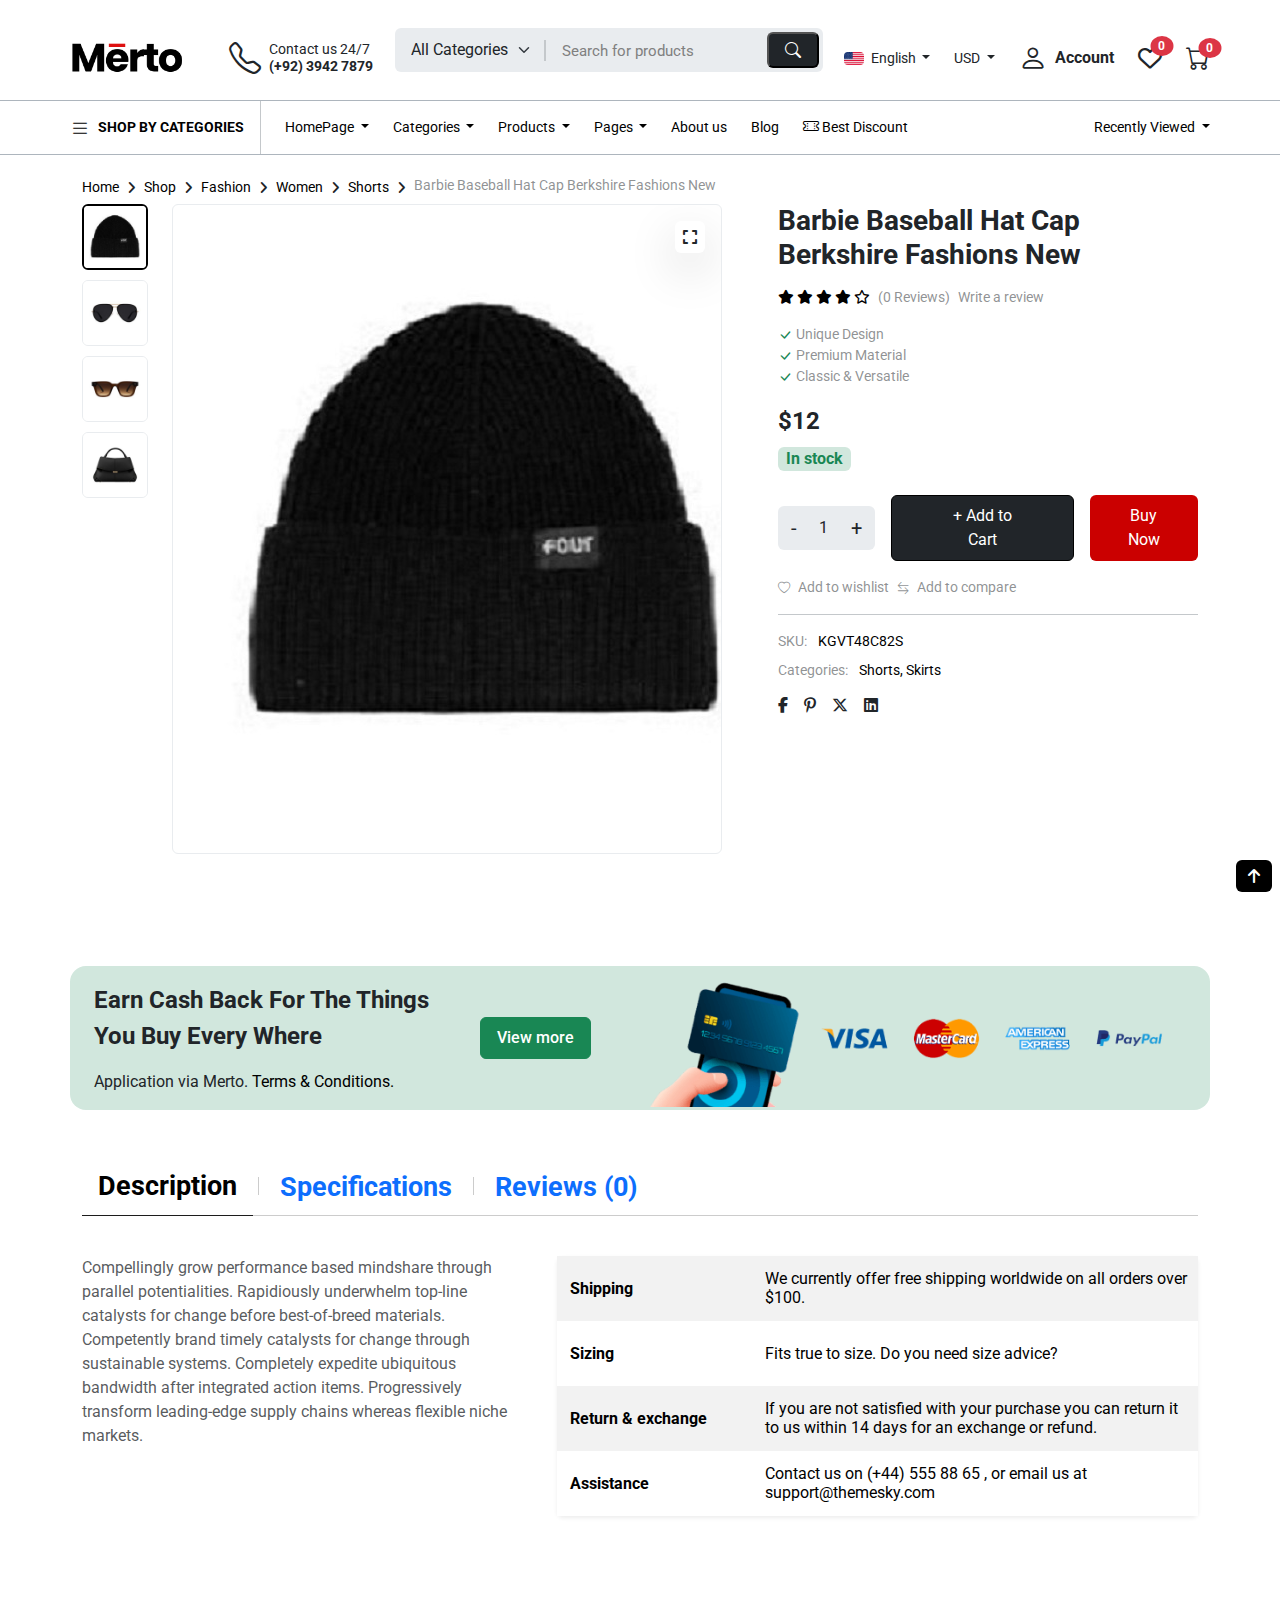
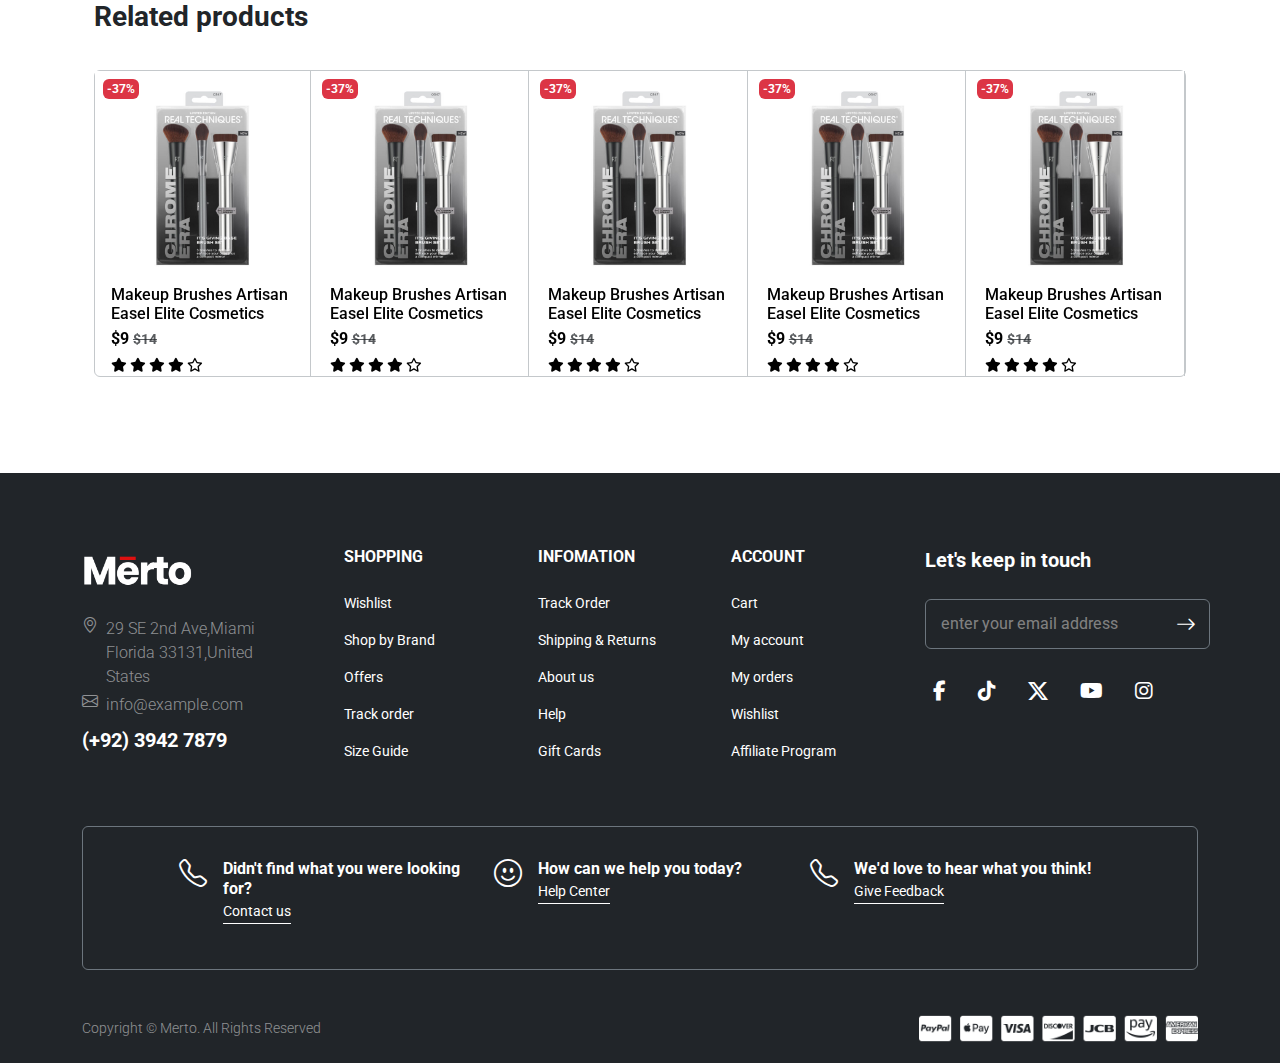
<file: final project/baseball hat cap.html>
<html lang="en">

<head>
    <meta charset="UTF-8">
    <meta name="viewport" content="width=device-width, initial-scale=1.0">
    <title>Metro</title>
    <link rel="icon" type="image/png" href="img/title2.jpg">
    <meta name="keywords" content="">
    <meta name="description" content="">
    <link rel="preconnect" href="https://fonts.googleapis.com">
    <link rel="preconnect" href="https://fonts.gstatic.com" crossorigin>
    <link
        href="https://fonts.googleapis.com/css2?family=DM+Sans:ital,opsz,wght@0,9..40,100..1000;1,9..40,100..1000&family=Raleway:ital,wght@0,100..900;1,100..900&family=Roboto:ital,wght@0,100..900;1,100..900&family=Rubik:wght@900&display=swap"
        rel="stylesheet">
    <link href="https://cdn.jsdelivr.net/npm/bootstrap@5.3.3/dist/css/bootstrap.min.css" rel="stylesheet">
    <link rel="stylesheet" href="https://cdn.jsdelivr.net/npm/bootstrap@5.3.7/dist/css/bootstrap.min.css">
    <link rel="stylesheet" href="css/style.css">
    <link rel="stylesheet" href="css/all.min.css">
    <link rel="stylesheet" href="https://cdn.jsdelivr.net/npm/bootstrap-icons@1.13.1/font/bootstrap-icons.min.css">
    <link rel="stylesheet" href="https://cdnjs.cloudflare.com/ajax/libs/OwlCarousel2/2.3.4/assets/owl.carousel.min.css">
    <link rel="stylesheet"
        href="https://cdnjs.cloudflare.com/ajax/libs/OwlCarousel2/2.3.4/assets/owl.theme.default.min.css">
</head>

<body class="position-relative">
    <button class="bg-black px-2 py-2 border-0 rounded-2 position-fixed bottom-0 end-0 m-2" id="up"><i
            class="fa-solid fa-arrow-up text-white fs-6 mx-1"></i></button>
    <nav class="navbar pt-3 pb-0">
        <div class="container px-0">
            <div id="stickyHeader" class="bg-white z-3">
                <div class="d-flex align-items-center justify-content-between w-100 py-2">
                    <div class=" col-6  naaav d-none">
                        <a class="btn fs-3" data-bs-toggle="offcanvas" href="#offcanvasExample" role="button"
                            aria-controls="offcanvasExample">
                            <i class="bi bi-list"></i>
                        </a>
                        <div class="offcanvas offcanvas-start" tabindex="-1" id="offcanvasExample"
                            aria-labelledby="offcanvasExampleLabel">
                            <div class="offcanvas-header d-flex align-items-center w-100  p-0 border-bottom">
                                <ul class="nav w-100 row g-0 mb-0" id="pills-tab" role="tablist">
                                    <li class="nav-item col-2 bg-body-secondary">
                                        <button
                                            class="nav-link active text-black d-flex align-items-center h-100 w-100 border-0 rounded-0"
                                            id="pills-home-tab" data-bs-toggle="pill" data-bs-target="#pills-homee"
                                            type="button" role="tab" aria-controls="pills-homee" aria-selected="true">
                                            <i class="bi bi-list fs-4"></i>
                                            </button>
                                    </li>
                                    <li class="nav-item col-8 bg-body-secondary">
                                        <button
                                            class="nav-link text-white text-uppercase fw-bold d-flex align-items-center  h-100 w-100 border-0 rounded-0"
                                            id="pills-profile-tab" data-bs-toggle="pill"
                                            data-bs-target="#pills-profilee" type="button" role="tab"
                                            aria-controls="pills-profilee" aria-selected="false">
                                            SHOP BY CATEGORIES <span class="ps-2">+</span>
                                        </button>
                                    </li>
                                    <li class="nav-item col-2 bg-body-secondary">
                                        <div class="h-100 w-100 d-flex align-items-center ">
                                            <button type="button" class="btn-close m-0 p-0" data-bs-dismiss="offcanvas"
                                                aria-label="Close"></button>
                                        </div>
                                    </li>

                                </ul>
                            </div>

                            <div class="offcanvas-body">
                                <div class="tab-content" id="pills-tabContent">
                                    <div class="tab-pane fade show active" id="pills-homee" role="tabpanel"
                                        aria-labelledby="pills-home-tab" tabindex="0">
                                        <div class="container">
                                            <div class="d-flex flex-column gap-2">
                                                <div class="d-flex justify-content-between phone">
                                                    <a href="" class="text-black text-decoration-none">Homepage</a>
                                                    <a href="" class="text-black text-decoration-none phone">+</a>
                                                </div>
                                                <div class="d-flex justify-content-between phone">
                                                    <a href="" class="text-black text-decoration-none phone">Categories</a>
                                                    <a href="" class="text-black text-decoration-none phone">+</a>
                                                </div>
                                                <div class="d-flex justify-content-between phone">
                                                    <a href="" class="text-black text-decoration-none phone">products</a>
                                                    <a href="" class="text-black text-decoration-none phone">+</a>
                                                </div>
                                                <div class="d-flex justify-content-between phone">
                                                    <a href="" class="text-black text-decoration-none phone">pages</a>
                                                    <a href="" class="text-black text-decoration-none phone">+</a>
                                                </div>
                                                <div class="d-flex justify-content-between phone">
                                                    <a href="" class="text-black text-decoration-none phone">About Us</a>
                                                </div>
                                                <div class="d-flex justify-content-between phone">
                                                    <a href="" class="text-black text-decoration-none phone">Blog</a>
                                                </div>
                                                <div class="d-flex align-items-center phone">
                                                    <a class=" text-decoration-none small text-black fw-normal phone"
                                                        href="#">
                                                        <i
                                                            class="bi bi-ticket-perforated fs-6 text-black fw-bold phone"></i>
                                                        Best Discount</a>
                                                </div>
                                                <div class="d-flex justify-content-between phone">
                                                    <a href=""
                                                        class="text-black text-decoration-none text-body-secondary">recently
                                                        viewed</a>
                                                    <a href="" class="text-black text-decoration-none">+</a>
                                                </div>
                                            </div>
                                                            <span class="border-bottom border-secondary-subtle w-100"></span>

                                            <div class="d-flex flex-column gap-2">
                                                <div class="d-flex gap-2 phone">
                                                    <a href="" class="text-body-secondary text-decoration-none">
                                                        <i class="bi bi-heart"></i>
                                                        <span>Wishlist</span>
                                                        <span>(0)</span>
                                                    </a>
                                                </div>
                                                <div class="d-flex gap-2 phone">
                                                    <a href="" class="text-body-secondary text-decoration-none">
                                                        <i class="bi bi-person "></i><span> Account</span>
                                                    </a>
                                                </div>
                                            </div>
                                                            <span class="border border-secondary-subtle w-100"></span>

                                            <div class="d-flex flex-column gap-3">
                                                <div class="d-flex flex-wrap gap-3">
                                                    <a class="text-black text-decoration-none phone" href="#"><img
                                                            src="img/Bandeira de Portugal.jpeg" width="15px">English</a>
                                                    <a class="text-black text-decoration-none phone" href="#"> <img
                                                            src="img/Bandeira de Portugal.jpeg" width="15px"> Español</a>
                                                    <a class="text-black text-decoration-none phone" href="#"><img
                                                            src="img/Bandeira de Portugal.jpeg" width="15px"> Français</a>
                                                    <a class="text-black text-decoration-none phone" href="#"><img
                                                            src="img/Bandeira de Portugal.jpeg" width="15px"> portugues</a>
                                                </div>
                                                <div class="d-flex flex-wrap gap-3">
                                                    <a class="text-black text-decoration-none phone" href="#">USD</a>
                                                    <a class="text-black text-decoration-none phone" href="#">EUR</a>
                                                    <a class="text-black text-decoration-none phone" href="#">BRL</a>

                                                </div>
                                            </div>
                                        </div>
                                    </div>
                                    <div class="tab-pane fade" id="pills-profilee" role="tabpanel"
                                        aria-labelledby="pills-profile-tab" tabindex="0">
                                        
                                    </div>
                                </div>
                            </div>
                        </div>
                    </div>
                    <img src="img/logo.png" class="navbar-brand w-9 me-4 gap-4">
                    <a href="#" class="text-decoration-none text-dark  d-flex align-items-center phone">
                        <i class="bi bi-telephone me-2 fs-2 fw-bolder"></i>
                        <span class="d-flex flex-column lh-sm">
                            <span class="small">Contact us 24/7</span>
                            <span class="fw-bold small">(+92) 3942 7879</span>
                        </span>
                    </a>
                    <div class="header-center d-flex py-1">
                        <div class="position-relative w-100 mx-auto" style="max-width: 600px; z-index: 1050;"
                            id="searchContainer">
                            <form
                                class="d-flex bg-body-secondary p-1 rounded-2 align-items-center z-1 position-relative">
                                <select class="form-select bg-body-secondary border-0 w-auto fs-6 shadow-none"
                                    aria-label="select example">
                                    <option selected>All Categories</option>
                                    <option value="1">One</option>
                                    <option value="2">Two</option>
                                    <option value="3">Three</option>
                                    <option value="1">One</option>
                                    <option value="2">Two</option>
                                    <option value="3">Three</option>
                                </select>
                                <input type="search" placeholder="Search for products" id="searchInput"
                                    class=" bg-body-secondary h-50 border-0 border-start border-2 rounded-0 border-secondary-subtle ps-3 flex-grow-1">
                                <button class="bg-dark py-2 px-3 rounded-2 text-white"><i
                                        class="bi bi-search"></i></button>

                            </form>
                            <div id="searchDropdown"
                                class="position-absolute start-50 translate-middle-x top-0 bg-white px-4 rounded shadow d-none z-0 "
                                style="min-width: 110%; margin-top: -1rem;height: 300px;">
                                <div style="padding-top: 23%;">
                                    <p class="mb-2 fw-bold">Popular search</p>
                                    <div class="d-flex flex-wrap gap-2 ">
                                        <a href="#"
                                            class="btn border-secondary-subtle buy-red-hover btn-sm">smartphone</a>
                                        <a href="#" class="btn border-secondary-subtle buy-red-hover btn-sm">laptop</a>
                                        <a href="#" class="btn border-secondary-subtle buy-red-hover btn-sm">home &
                                            decor</a>
                                        <a href="#"
                                            class="btn border-secondary-subtle buy-red-hover btn-sm">furniture</a>
                                        <a href="#" class="btn border-secondary-subtle buy-red-hover btn-sm">camera</a>
                                        <a href="#"
                                            class="btn border-secondary-subtle buy-red-hover btn-sm">furniture</a>
                                        <a href="#" class="btn border-secondary-subtle buy-red-hover btn-sm">camera</a>
                                        <a href="#"
                                            class="btn border-secondary-subtle buy-red-hover btn-sm">furniture</a>
                                        <a href="#"
                                            class="btn border-secondary-subtle buy-red-hover btn-sm">smartphone</a>
                                        <a href="#" class="btn border-secondary-subtle buy-red-hover btn-sm">laptop</a>
                                    </div>
                                </div>
                            </div>
                        </div>
                    </div>
                    <div id="searchOverlay"></div>
                    <div class="d-flex align-items-center gap-4">
                        <div class="dropdown">
                            <a class="text-dark text-decoration-none dropdown-toggle phone small" href="#" role="button"
                                data-bs-toggle="dropdown">
                                <img src="img/United States Of America Usa American Flag Cool Wall Patriotic Posters American Flag Poster Of Flags For Wall American Eagle Wall Art Cool Wall Art Print Poster 36x24.jpeg"
                                    width="20" class="me-1 rounded-1"> English
                            </a>
                            <ul class="dropdown-menu text-center py-3">
                                <li><a class="dropdown-item phone small p-2" href="#"><img
                                            src="img/Reino da Espanha - 1981-Atualmente.jpeg" width="20"
                                            class="me-1 rounded-1">Espanol</a></li>
                                <li><a class="dropdown-item phone small p-2" href="#"><img
                                            src="img/File_Flag of France_svg - Wikimedia Commons.jpeg" width="20"
                                            class="me-1 rounded-1"> French</a></li>
                                <li><a class="dropdown-item phone small ms-1 p-2" href="#"><img
                                            src="img/Bandeira de Portugal.jpeg" width="20"
                                            class="me-1 rounded-1">Portugos</a></li>
                            </ul>
                        </div>

                        <div class="dropdown">
                            <a class=" text-decoration-none dropdown-toggle phone small text-dark" href="#"
                                role="button" data-bs-toggle="dropdown">
                                USD
                            </a>
                            <ul class="dropdown-menu text-center py-3">
                                <li><a class="dropdown-item phone small p-2" href="#">EUR</a></li>
                                <li><a class="dropdown-item phone small p-2" href="#">BRL</a></li>
                            </ul>
                        </div>

                        <div>
                            <a href="#" class="text-dark text-decoration-none d-flex align-items-center phone"
                                data-bs-toggle="modal" data-bs-target="#accountModal">
                                <i class="bi bi-person fs-3 pe-2"></i>
                                <span class="fw-bold fs-6">Account</span>
                            </a>
                        </div>

                        <div class="modal fade" id="accountModal" tabindex="-1" aria-hidden="true">
                            <div class="modal-dialog modal-dialog-centered modal-lg">
                                <div class="modal-content overflow-hidden rounded-0">
                                    <div class="row g-0">
                                        <div class="col-md-6 d-none d-md-block">
                                            <img src="img/login-banner.jpg" class=" h-100 w-100 object-fit-cover"
                                                alt="Login Image">
                                        </div>
                                        <div class="col-md-6  position-relative">
                                            <button type="button"
                                                class="btn bg-dark text-white position-absolute top-0 end-0 p-1 rounded-end-0 rounded-top-0 hover-red"
                                                data-bs-dismiss="modal" aria-label="Close">
                                                <i class="bi bi-x-lg"></i>
                                            </button>

                                            <h5 class="fw-bold text-center pt-lg-5">Login</h5>

                                            <form class="m-auto px-lg-5 p-4 py-0">
                                                <input type="text"
                                                    class="form-control my-3 bg-body-secondary py-2 ps-3 fs-6"
                                                    placeholder="Username or Email*" required>
                                                <input type="password"
                                                    class="form-control mb-3 bg-body-secondary py-2  ps-3 fs-6"
                                                    placeholder="Password*" required>

                                                <div class="d-flex justify-content-between align-items-center mb-3">
                                                    <div class="form-check">
                                                        <input class="form-check-input text-primary" type="checkbox"
                                                            value="" id="rememberMe">
                                                        <label class="form-check-label text-secondary small"
                                                            for="rememberMe">Remember me</label>
                                                    </div>
                                                    <a href="#" class=" text-secondary small">Forgot?</a>
                                                </div>

                                                <button type="submit"
                                                    class="btn bg-dark text-white w-100 mb-3 hover-red py-2 mb-5">Login</button>
                                            </form>
                                            <hr class="w-100 border-2 border-secondary-subtle">
                                            <p class="text-center text-secondary">
                                                Don’t have an account?
                                                <a href="#" class=" text-dark">Register</a>
                                            </p>
                                        </div>
                                    </div>
                                </div>
                            </div>
                        </div>

                        <div class="position-relative">
                            <a href="#" class="text-dark phone">
                                <i class="fa-regular fa-heart fs-4 "></i>
                            </a>
                            <span
                                class="position-absolute top-0 start-100 translate-middle badge rounded-circle bg-danger p-1 px-2 text-white">
                                0
                            </span>
                        </div>

                        <div class="position-relative">
                            <a href="#" data-bs-toggle="offcanvas" data-bs-target="#cartOffcanvas"
                                class="text-dark phone">
                                <i class="bi bi-cart fs-4 fw-bolder"></i>
                            </a>
                            <span
                                class="position-absolute bottom-50 start-100 translate-middle-x badge rounded-circle bg-danger p-1 px-2 text-white">
                                0
                            </span>
                        </div>
                        <div class="offcanvas offcanvas-end px-3 py-2" tabindex="-1" id="cartOffcanvas"
                            aria-labelledby="cartOffcanvasLabel">
                            <div class="offcanvas-header justify-content-between p-0 py-1">
                                <h5 class="offcanvas-title" id="cartOffcanvasLabel">Shopping Cart <span
                                        class="text-secondary small ps-sm-1">(0 items)</span></h5>
                                <button data-bs-dismiss="offcanvas"
                                    class="text-black bg-transparent shadow-none phone border-0" aria-label="Close"><i
                                        class="bi bi-x fs-3"></i></button>
                            </div>
                            <div class="offcanvas-body text-center justify-content-sm-evenly d-flex flex-column">
                                <img src="img/cart.png" alt="Empty Cart"
                                    class="img-fluid w-50 opacity-25 align-self-center">
                            </div>
                            <div class="text-center">
                                <hr class="w-100 border-2 border-secondary-subtle lh-1">
                                <p class="text-dark fs-6">Free Shipping on All Orders Over <span
                                        class="text-danger">$250</span></p>
                                <button class="btn btn-dark mt-3 mb-3 w-100 hover-red small py-1 border-0">CONTINUE
                                    SHOPPING</button>
                            </div>
                        </div>
                    </div>
                </div>
            </div>
        </div>
        <section class="container-fluid border border-dark-subtle border-end-0 border-start-0">
            <div class="container px-0 d-flex align-items-center justify-content-between">
                <div class="justify-content-start gap-4 d-flex align-items-center">
                    <div class="d-flex align-items-center border-end h-100 border-1 border-secondary-subtle py-3">
                        <a href="#" data-bs-toggle="offcanvas" data-bs-target="#categoryOffcanvas"
                            class="text-decoration-none pe-3 text-black phone d-flex align-items-center fw-bold ">
                            <i class="bi bi-list fs-5 pe-2 "></i>
                            <span class="small">SHOP BY CATEGORIES</span>
                        </a>
                    </div>
                    <div class="offcanvas offcanvas-start w-20" tabindex="-1" id="categoryOffcanvas"
                        aria-labelledby="categoryOffcanvasLabel">
                        <div class="py-2 ps-3 bg-black">
                            <div class="text-white d-flex align-items-center fw-bold ">
                                <i class="bi bi-list fs-5 pe-2 "></i>
                                <span class="small">SHOP BY CATEGORIES</span>
                            </div>
                        </div>
                        <div class="offcanvas-body  align-content-start d-flex flex-column px-0 py-0">
                            <div class="dropdown list-group dropend ">
                                <a class="dropdown-toggle text-decoration-none dropdown-toggle fs-6 text-black list-group-item line fw-normal custom-toggle py-2"
                                    href="#" role="button" data-bs-toggle="dropdown">
                                    <i class="fa-solid fa-shirt pe-2"></i>
                                    <span class="">Fashon</span>
                                </a>
                                <ul class="dropdown-menu text-center py-3 custom-menu-outside">
                                    <li><a class="dropdown-item small p-2" href="#">EUR</a></li>
                                    <li><a class="dropdown-item small p-2" href="#">BRL</a></li>
                                </ul>
                            </div>
                            <div class="dropdown list-group dropend ">
                                <a class="dropdown-toggle text-decoration-none dropdown-toggle fs-6 text-black list-group-item line fw-n custom-toggle py-2"
                                    href="#" role="button" data-bs-toggle="dropdown">
                                    <i class="fa-solid fa-shirt pe-2"></i>
                                    <span class="">Phone & Tablet</span>
                                </a>
                                <ul class="dropdown-menu text-center py-3 custom-menu-outside">
                                    <li><a class="dropdown-item small p-2" href="#">EUR</a></li>
                                    <li><a class="dropdown-item small p-2" href="#">BRL</a></li>
                                </ul>
                            </div>
                            <div class="dropdown list-group dropend ">
                                <a class="dropdown-toggle text-decoration-none dropdown-toggle fs-6 text-black list-group-item line fw-normal py-2 custom-toggle"
                                    href="#" role="button" data-bs-toggle="dropdown">
                                    <i class="fa-solid fa-shirt pe-2"></i>
                                    <span>Laptop & Computer</span>
                                </a>
                                <ul class="dropdown-menu text-center py-3 custom-menu-outside">
                                    <li><a class="dropdown-item small p-2" href="#">EUR</a></li>
                                    <li><a class="dropdown-item small p-2" href="#">BRL</a></li>
                                </ul>
                            </div>
                            <div class="dropdown list-group dropend ">
                                <a class="dropdown-toggle text-decoration-none dropdown-toggle fs-6 text-black list-group-item line fw-normal py-2 custom-toggle"
                                    href="#" role="button" data-bs-toggle="dropdown">
                                    <i class="fa-solid fa-shirt pe-2"></i>
                                    <span class="">TV, Audio - Video</span>
                                </a>
                                <ul class="dropdown-menu text-center py-3 custom-menu-outside">
                                    <li><a class="dropdown-item small p-2" href="#">EUR</a></li>
                                    <li><a class="dropdown-item small p-2" href="#">BRL</a></li>
                                </ul>
                            </div>
                            <div class=" list-group dropend ">
                                <a class=" text-decoration-none fs-6 text-black list-group-item line fw-normal py-2 "
                                    href="#" role="button">
                                    <i class="fa-solid fa-shirt pe-2"></i>
                                    <span class="">Camera & photo</span>
                                </a>
                            </div>
                            <div class="dropdown list-group dropend ">
                                <a class="dropdown-toggle text-decoration-none dropdown-toggle fs-6 text-black list-group-item line fw-normal py-2 custom-toggle"
                                    href="#" role="button" data-bs-toggle="dropdown">
                                    <i class="fa-solid fa-shirt pe-2"></i>
                                    <span class="">Home & Decor</span>
                                </a>
                                <ul class="dropdown-menu text-center py-3 custom-menu-outside">
                                    <li><a class="dropdown-item small p-2" href="#">EUR</a></li>
                                    <li><a class="dropdown-item small p-2" href="#">BRL</a></li>
                                </ul>
                            </div>
                            <div class="dropdown list-group dropend ">
                                <a class="dropdown-toggle text-decoration-none dropdown-toggle fs-6 text-black list-group-item line fw-normal py-2 custom-toggle"
                                    href="#" role="button" data-bs-toggle="dropdown">
                                    <i class="fa-solid fa-shirt pe-2"></i>
                                    <span class="">Beauty & Health</span>
                                </a>
                                <ul class="dropdown-menu text-center py-3 custom-menu-outside">
                                    <li><a class="dropdown-item small p-2" href="#">EUR</a></li>
                                    <li><a class="dropdown-item small p-2" href="#">BRL</a></li>
                                </ul>
                            </div>
                            <div class=" list-group">
                                <a class="e text-decoration-none fs-6 text-black list-group-item line fw-normal py-2"
                                    href="#" role="button">
                                    <i class="fa-solid fa-shirt pe-2"></i>
                                    <span class="">Game Accessories</span>
                                </a>
                            </div>
                            <div class="dropdown list-group dropend ">
                                <a class="dropdown-toggle text-decoration-none dropdown-toggle fs-6 text-black list-group-item line fw-normal py-2 custom-toggle"
                                    href="#" role="button" data-bs-toggle="dropdown">
                                    <i class="fa-solid fa-shirt pe-2"></i>
                                    <span class="">Autopart</span>
                                </a>
                                <ul class="dropdown-menu text-center py-3 custom-menu-outside">
                                    <li><a class="dropdown-item small p-2" href="#">EUR</a></li>
                                    <li><a class="dropdown-item small p-2" href="#">BRL</a></li>
                                </ul>
                            </div>

                        </div>

                    </div>
                    <div class="dropdown position-static justify-content-between d-flex align-items-center">
                        <a class="text-decoration-none dropdown-toggle phone small text-black fw-normal" href="#"
                            role="button" data-bs-toggle="dropdown">
                            HomePage
                        </a>

                        <div
                            class="dropdown-menu mega-dropdown-menu w-100 rounded-0 bg-body-secondary mt-0 shadow-sm pt-4">

                            <div class="d-flex justify-content-center gap-5">

                                <div class=" shadow-hover">
                                    <a href="#" class="text-decoration-none ">
                                        <div class="card align-items-center border-0 rounded-3" style="width: 17rem;">
                                            <img src="img/mega-home-1.jpg" class="card-img-top" alt="">
                                            <div class="card-body py-3">
                                                <p class="card-text small fw-semibold">Supermarket 01</p>
                                            </div>
                                        </div>
                                    </a>
                                </div>
                                <div class=" shadow-hover">
                                    <a href="#" class="text-decoration-none ">
                                        <div class="card align-items-center border-0 rounded-3" style="width: 17rem;">
                                            <img src="img/mega-home-2.jpg" class="card-img-top" alt="">
                                            <div class="card-body py-3">
                                                <p class="card-text small fw-semibold">Supermarket 02</p>
                                            </div>
                                        </div>
                                    </a>
                                </div>
                                <div class=" shadow-hover">
                                    <a href="#" class="text-decoration-none ">
                                        <div class="card align-items-center border-0 rounded-3" style="width: 17rem;">
                                            <img src="img/mega-home-3.jpg" class="card-img-top" alt="">
                                            <div class="card-body py-3">
                                                <p class="card-text small fw-semibold">Supermarket 03</p>
                                            </div>
                                        </div>
                                    </a>
                                </div>
                                <div class=" shadow-hover">
                                    <a href="#" class="text-decoration-none ">
                                        <div class="card align-items-center border-0 rounded-3" style="width: 17rem;">
                                            <img src="img/mega-home-4.jpg" class="card-img-top" alt="">
                                            <div class="card-body py-3">
                                                <p class="card-text small fw-semibold">Supermarket 04</p>
                                            </div>
                                        </div>
                                    </a>
                                </div>
                            </div>
                            <div class="d-flex justify-content-center gap-5 p-4">
                                <div class=" shadow-hover">
                                    <a href="#" class="text-decoration-none ">
                                        <div class="card align-items-center border-0 rounded-3" style="width: 17rem;">
                                            <img src="img/mega-home-5.jpg" class="card-img-top" alt="">
                                            <div class="card-body py-3">
                                                <p class="card-text small fw-semibold">Supermarket 05</p>
                                            </div>
                                        </div>
                                    </a>
                                </div>
                                <div class=" shadow-hover">
                                    <a href="#" class="text-decoration-none ">
                                        <div class="card align-items-center border-0 rounded-3" style="width: 17rem;">
                                            <img src="img/mega-home-6.jpg" class="card-img-top" alt="">
                                            <div class="card-body py-3">
                                                <p class="card-text small fw-semibold">Supermarket 06</p>
                                            </div>
                                        </div>
                                    </a>
                                </div>

                            </div>
                        </div>
                    </div>

                    <div class="dropdown position-static">
                        <a class="text-decoration-none dropdown-toggle phone small text-black fw-normal" href="#"
                            role="button" data-bs-toggle="dropdown">
                            Categories
                        </a>

                        <div class="dropdown-menu mega-dropdown-menu w-100 rounded-0 px-2 py-3 mt-0 shadow-sm">
                            <div class="container-fluid align-content-center col-10">
                                <div class="row justify-content-evenly small">
                                    <div class="col-12 col-md-2">
                                        <p class="fw-semibold mb-2">SHOP LAYOUTS</>
                                        <ul class="list-unstyled ">
                                            <li><a class="dropdown-item p-0 my-3 phone" href="#">Top Categories - Style
                                                    1</a></li>
                                            <li><a class="dropdown-item p-0 my-3 phone" href="#">Top Categories - Style
                                                    2</a></li>
                                            <li><a class="dropdown-item p-0 my-3 phone" href="#">Top Brands</a></li>
                                            <li><a class="dropdown-item p-0 my-3 phone" href="#">Collapse Scroll
                                                    Sidebar</a>
                                            </li>
                                            <li><a class="dropdown-item p-0 my-3 phone" href="#">List Layout</a></li>
                                            <li><a class="dropdown-item p-0 my-3 phone" href="#">Top Banner</a></li>
                                            <li><a class="dropdown-item p-0 my-3 phone" href="#">Filter Sidebar</a></li>
                                            <li><a class="dropdown-item p-0 my-3 phone" href="#">Bottom Banner</a></li>
                                        </ul>
                                    </div>
                                    <div class="col-12 col-md-2">
                                        <p class="fw-semibold mb-2">SHOP LAYOUTS</p>
                                        <ul class="list-unstyled ">
                                            <li><a class="dropdown-item p-0 my-3 phone" href="#">Load More Button</a>
                                            </li>
                                            <li><a class="dropdown-item p-0 my-3 phone" href="#">Infinity Scroll</a>
                                            </li>
                                            <li><a class="dropdown-item p-0 my-3 phone" href="#">Ajax Pagination</a>
                                            </li>
                                            <li><a class="dropdown-item p-0 my-3 phone" href="#">Furniture</a></li>
                                            <li><a class="dropdown-item p-0 my-3 phone" href="#">Electronic</a></li>
                                            <li><a class="dropdown-item p-0 my-3 phone" href="#">Autopart</a></li>
                                            <li><a class="dropdown-item p-0 my-3 phone" href="#">Cosmetic</a></li>
                                        </ul>
                                    </div>
                                    <div class="col-md-5 d-none d-md-block">
                                        <img src="img/laptop.png" alt="Preview" class="img-fluid ">
                                    </div>
                                </div>
                            </div>
                        </div>
                    </div>
                    <div class="dropdown">
                        <a class=" text-decoration-none dropdown-toggle phone small text-black fw-normal" href="#"
                            role="button" data-bs-toggle="dropdown">
                            Products
                        </a>
                        <div class="col-12 col-md-3">
                            <ul class="dropdown-menu pe-5 ps-2 rounded-0">
                                <li><a class="dropdown-item phone small py-2 " href="#">Simple product</a></li>
                                <li><a class="dropdown-item phone small py-2" href="#">Variable Label Attribute</a></li>
                                <li><a class="dropdown-item phone small py-2" href="#">Variable Dropdown Attribute</a>
                                </li>
                                <li><a class="dropdown-item phone small py-2" href="#">Variable Color Swatch</a></li>
                                <li><a class="dropdown-item phone small py-2" href="#">Variable Variation Thumbnail</a>
                                </li>
                                <li><a class="dropdown-item phone small py-2" href="#">Group product</a></li>
                                <li><a class="dropdown-item phone small py-2" href="#">External product</a></li>
                                <li><a class="dropdown-item phone small py-2" href="#">Vertical thumbnail</a></li>
                                <li><a class="dropdown-item phone small py-2" href="#">Horizontal thumbnail</a></li>
                                <li><a class="dropdown-item phone small py-2" href="#">Summary scrolling</a></li>
                                <li><a class="dropdown-item phone small py-2" href="#">Flash sale</a></li>
                                <li><a class="dropdown-item phone small py-2" href="#">Video + 360 degree</a></li>
                            </ul>
                        </div>
                    </div>
                    <div class="dropdown position-static">
                        <a class="text-decoration-none dropdown-toggle phone small text-black fw-normal" href="#"
                            role="button" data-bs-toggle="dropdown">
                            Pages
                        </a>
                        <div class="dropdown-menu mega-dropdown-menu w-100 rounded-0 px-2 pt-5 mt-0 shadow-sm">
                            <div class="container-fluid align-content-center col-10">
                                <div class="row justify-content-evenly small">
                                    <div class="col-12 col-md-2">
                                        <p class="fw-semibold mb-2">HOMEPAGES</p>
                                        <ul class="list-unstyled ">
                                            <li><a class="dropdown-item p-0 my-2 phone" href="#">Home Supermarket 01</a>
                                            </li>
                                            <li><a class="dropdown-item p-0 my-2 phone" href="#">Home Supermarket 02</a>
                                            </li>
                                            <li><a class="dropdown-item p-0 my-2 phone" href="#">Home Furniture</a></li>
                                            <li><a class="dropdown-item p-0 my-2 phone" href="#">Home Electronic</a>
                                            </li>
                                            <li><a class="dropdown-item p-0 my-2 phone" href="#">Home Autopart</a></li>
                                            <li><a class="dropdown-item p-0 my-2 phone" href="#">Home Cosmetic</a></li>
                                        </ul>
                                        <p class="fw-semibold mb-2 mt-4">ORTHER PAGES</p>
                                        <ul class="list-unstyled ">
                                            <li><a class="dropdown-item p-0 my-2 phone" href="#">Blog</a></li>
                                            <li><a class="dropdown-item p-0 my-2 phone" href="#">About us</a></li>
                                            <li><a class="dropdown-item p-0 my-2 phone" href="#">Contact us</a></li>
                                            <li><a class="dropdown-item p-0 my-2 phone" href="#">Coming soon</a></li>
                                        </ul>
                                    </div>
                                    <div class="col-12 col-md-2">
                                        <p class="fw-semibold mb-2">SUPERMARKET - SHOP</p>
                                        <ul class="list-unstyled ">
                                            <li><a class="dropdown-item p-0 my-2 phone" href="#">Top Categories - styl
                                                    1</a>
                                            </li>
                                            <li><a class="dropdown-item p-0 my-2 phone" href="#">Top Categories - style
                                                    2</a></li>
                                            <li><a class="dropdown-item p-0 my-2 phone" href="#">Top Brand</a></li>
                                            <li><a class="dropdown-item p-0 my-2 phone" href="#">Shop - scroll</a></li>
                                        </ul>
                                        <p class="fw-semibold mb-2 mt-4">FURNITURE - SHOP</p>
                                        <ul class="list-unstyled ">
                                            <li><a class="dropdown-item p-0 my-2 phone" href="#">Top Categories - style
                                                    1</a></li>
                                            <li><a class="dropdown-item p-0 my-2 phone" href="#">Top Categories - style
                                                    2</a></li>
                                            <li><a class="dropdown-item p-0 my-2 phone" href="#">Top Brand</a></li>
                                        </ul>
                                    </div>
                                    <div class="col-12 col-md-2">
                                        <p class="fw-semibold mb-2">ELECTRONIC - SHOP</p>
                                        <ul class="list-unstyled ">
                                            <li><a class="dropdown-item p-0 my-2 phone" href="#">Top Categories - style
                                                    1</a></li>
                                            <li><a class="dropdown-item p-0 my-2 phone" href="#">Top Brand</a></li>
                                        </ul>
                                        <p class="fw-semibold mb-2 mt-4">AUTOMOTIVE - SHOP</p>
                                        <ul class="list-unstyled ">
                                            <li><a class="dropdown-item p-0 my-2 phone" href="#">Top Categories - style
                                                    1</a></li>
                                            <li><a class="dropdown-item p-0 my-2 phone" href="#">Top Categories - style
                                                    2</a></li>
                                            <li><a class="dropdown-item p-0 my-2 phone" href="#">Top Brand</a></li>
                                        </ul>
                                        <p class="fw-semibold mb-2 mt-4">COSMETICS - SHOP</p>
                                        <ul class="list-unstyled ">
                                            <li><a class="dropdown-item p-0 my-2 phone" href="#">Top Categories - style
                                                    1</a></li>
                                            <li><a class="dropdown-item p-0 my-2 phone" href="#">Top Categories - style
                                                    2</a></li>
                                            <li><a class="dropdown-item p-0 my-2 phone" href="#">Top Brand</a></li>
                                        </ul>
                                    </div>

                                    <div class="col-12 col-md-2">
                                        <p class="fw-semibold mb-2">PRODUCT PAGES</p>
                                        <ul class="list-unstyled ">
                                            <li><a class="dropdown-item p-0 my-2 phone" href="#">Simple product</a></li>
                                            <li><a class="dropdown-item p-0 my-2 phone" href="#">Variable - Label
                                                    Attribute</a></li>
                                            <li><a class="dropdown-item p-0 my-2 phone" href="#">Variable - Dropdown
                                                    Attribute</a></li>
                                            <li><a class="dropdown-item p-0 my-2 phone" href="#">Variable - Color
                                                    Swatch</a>
                                            </li>
                                            <li><a class="dropdown-item p-0 my-2 phone" href="#">Variable - Variation
                                                    Thumbnail</a></li>
                                            <li><a class="dropdown-item p-0 my-2 phone" href="#">Group product</a></li>
                                            <li><a class="dropdown-item p-0 my-2 phone" href="#">External product</a>
                                            </li>
                                            <li><a class="dropdown-item p-0 my-2 phone" href="#">Vertical thumbnail</a>
                                            </li>
                                            <li><a class="dropdown-item p-0 my-2 phone" href="#">Horizontal
                                                    thumbnail</a>
                                            </li>
                                            <li><a class="dropdown-item p-0 my-2 phone" href="#">Summary Scrolling</a>
                                            </li>
                                            <li><a class="dropdown-item p-0 my-2 phone" href="#">Flash Sale</a></li>
                                            <li><a class="dropdown-item p-0 my-2 phone" href="#">Video + 360 degree</a>
                                            </li>
                                        </ul>
                                    </div>
                                </div>
                            </div>
                        </div>
                    </div>
                    <div>
                        <a class=" text-decoration-none phone small text-black fw-normal" href="#">About us</a>
                    </div>
                    <div>
                        <a class=" text-decoration-none phone small text-black fw-normal" href="#">Blog</a>
                    </div>
                    <div class="d-flex align-items-cente phone">
                        <a class=" text-decoration-none phone small text-black fw-normal" href="#">
                            <i class="bi bi-ticket-perforated fs-6 text-black fw-bold phone"></i>
                            Best Discount</a>
                    </div>

                </div>
                <div class="dropdown position-static justify-content-end ">
                    <a class="text-decoration-none dropdown-toggle phone small text-black fw-normal" href="#"
                        role="button" data-bs-toggle="dropdown">
                        Recently Viewed
                    </a>
                    <div class="dropdown-menu mega-dropdown-menu rounded-0 w-100 py-5 mt-0 shadow-sm">
                        <div class="d-flex flex-row justify-content-center">
                            <div class="product-card d-flex flex-row gap-1">

                                <div
                                    class="item-card card position-relative hover-icons product-card overflow-hidden shadow-hover">
                                    <div
                                        class="position-absolute top-0 end-0 d-flex flex-column justify-content-center gap-1 p-3 z">
                                        <div class="d-flex align-items-center  ">
                                            <button type="button"
                                                class="bg-body-secondary rounded px-2 py-1 border-0 icon-item"
                                                data-bs-toggle="tooltip" data-bs-placement="left" data-bs-offset="0,12"
                                                data-bs-title="Wishlist">
                                                <i class="fa-regular fa-heart small"></i>
                                            </button>
                                        </div>
                                        <div class="d-flex align-items-center">
                                            <button type="button"
                                                class="bg-body-secondary rounded px-2 py-1 border-0 icon-item"
                                                data-bs-toggle="tooltip" data-bs-placement="left" data-bs-offset="0,12"
                                                data-bs-title="Compare">
                                                <i class="bi bi-arrow-left-right small"></i>
                                            </button>
                                        </div>
                                        <div class="d-flex align-items-center">
                                            <button type="button"
                                                class="bg-body-secondary rounded px-2 py-1 border-0 icon-item"
                                                data-bs-toggle="tooltip" data-bs-placement="left" data-bs-offset="0,12"
                                                data-bs-title="Quick view">
                                                <i class="bi bi-search small"></i>
                                            </button>
                                        </div>
                                        <div class="d-flex align-items-center">
                                            <button type="button"
                                                class="bg-body-secondary rounded px-2 py-1 border-0 icon-item"
                                                data-bs-toggle="tooltip" data-bs-placement="left" data-bs-offset="0,12"
                                                data-bs-title="Add to cart">
                                                <i class="bi bi-cart small"></i>
                                            </button>
                                        </div>
                                    </div>
                                    <a href="#" class="text-decoration-none boder border-end ">
                                        <div class="align-items-start rounded-4" style="width: 13rem;">
                                            <img src="img/lap.jpg" class="card-img-top" alt="">
                                            <div class="card-body p-2">
                                                <h6 class="card-title mb-1 text-black fs-5 phone">Modern Table</h6>
                                                <p class="fw-bold mb-0 fs-6 text-black">
                                                    $569 <span
                                                        class="text-muted text-decoration-line-through small">$1,099</span>
                                                </p>
                                            </div>
                                        </div>
                                    </a>
                                </div>

                                <div
                                    class="item-card card position-relative hover-icons product-card overflow-hidden shadow-hover">
                                    <div class="position-absolute top-0 start-0 bg-danger text-white px-1 rounded m-3">
                                        <span class="small">-35%</span>
                                    </div>
                                    <div
                                        class="position-absolute top-0 end-0 d-flex flex-column justify-content-center gap-1 p-3 z">
                                        <div class="d-flex align-items-center  ">
                                            <button type="button"
                                                class="bg-body-secondary rounded px-2 py-1 border-0 icon-item"
                                                data-bs-toggle="tooltip" data-bs-placement="left" data-bs-offset="0,12"
                                                data-bs-title="Wishlist">
                                                <i class="fa-regular fa-heart small"></i>
                                            </button>
                                        </div>
                                        <div class="d-flex align-items-center">
                                            <button type="button"
                                                class="bg-body-secondary rounded px-2 py-1 border-0 icon-item"
                                                data-bs-toggle="tooltip" data-bs-placement="left" data-bs-offset="0,12"
                                                data-bs-title="Compare">
                                                <i class="bi bi-arrow-left-right small"></i>
                                            </button>
                                        </div>
                                        <div class="d-flex align-items-center">
                                            <button type="button"
                                                class="bg-body-secondary rounded px-2 py-1 border-0 icon-item"
                                                data-bs-toggle="tooltip" data-bs-placement="left" data-bs-offset="0,12"
                                                data-bs-title="Quick view">
                                                <i class="bi bi-search small"></i>
                                            </button>
                                        </div>
                                        <div class="d-flex align-items-center">
                                            <button type="button"
                                                class="bg-body-secondary rounded px-2 py-1 border-0 icon-item"
                                                data-bs-toggle="tooltip" data-bs-placement="left" data-bs-offset="0,12"
                                                data-bs-title="Add to cart">
                                                <i class="bi bi-cart small"></i>
                                            </button>
                                        </div>
                                    </div>
                                    <a href="#" class="text-decoration-none boder border-end ">
                                        <div class="align-items-start rounded-4" style="width: 13rem;">
                                            <img src="img/lap.jpg" class="card-img-top" alt="">
                                            <div class="card-body p-2">
                                                <h6 class="card-title mb-1 text-black fs-5 phone">Modern Table</h6>
                                                <p class="fw-bold mb-0 fs-6 text-black">
                                                    $569 <span
                                                        class="text-muted text-decoration-line-through small">$1,099</span>
                                                </p>
                                            </div>
                                        </div>
                                    </a>
                                </div>
                                <div class="item-card card position-relative hover-icons overflow-hidden shadow-hover">

                                    <div
                                        class="position-absolute top-0 end-0 d-flex flex-column justify-content-center gap-1 p-3 z">
                                        <div class="d-flex align-items-center  ">
                                            <button type="button"
                                                class="bg-body-secondary rounded px-2 py-1 border-0 icon-item"
                                                data-bs-toggle="tooltip" data-bs-placement="left" data-bs-offset="0,12"
                                                data-bs-title="Wishlist">
                                                <i class="fa-regular fa-heart small"></i>
                                            </button>
                                        </div>
                                        <div class="d-flex align-items-center">
                                            <button type="button"
                                                class="bg-body-secondary rounded px-2 py-1 border-0 icon-item"
                                                data-bs-toggle="tooltip" data-bs-placement="left" data-bs-offset="0,12"
                                                data-bs-title="Compare">
                                                <i class="bi bi-arrow-left-right small"></i>
                                            </button>
                                        </div>
                                        <div class="d-flex align-items-center">
                                            <button type="button"
                                                class="bg-body-secondary rounded px-2 py-1 border-0 icon-item"
                                                data-bs-toggle="tooltip" data-bs-placement="left" data-bs-offset="0,12"
                                                data-bs-title="Quick view">
                                                <i class="bi bi-search small"></i>
                                            </button>
                                        </div>
                                        <div class="d-flex align-items-center">
                                            <button type="button"
                                                class="bg-body-secondary rounded px-2 py-1 border-0 icon-item"
                                                data-bs-toggle="tooltip" data-bs-placement="left" data-bs-offset="0,12"
                                                data-bs-title="Add to cart">
                                                <i class="bi bi-cart small"></i>
                                            </button>
                                        </div>
                                    </div>
                                    <a href="#" class="text-decoration-none boder border-end ">
                                        <div class="align-items-start rounded-4" style="width: 13rem;">
                                            <img src="img/lap.jpg" class="card-img-top" alt="">
                                            <div class="card-body p-2">
                                                <h6 class="card-title mb-1 text-black fs-5 phone">Modern Laptop</h6>
                                                <p class="fw-bold mb-0 fs-6 text-black">
                                                    $569
                                                </p>
                                            </div>
                                        </div>
                                    </a>
                                </div>
                                <div
                                    class="item-card card position-relative hover-icons product-card overflow-hidden shadow-hover">
                                    <div class="position-absolute top-0 start-0 bg-danger text-white px-1 rounded m-3">
                                        <span class="small">-35%</span>
                                    </div>
                                    <div
                                        class="position-absolute top-0 end-0 d-flex flex-column justify-content-center gap-1 p-3 z">
                                        <div class="d-flex align-items-center  ">
                                            <button type="button"
                                                class="bg-body-secondary rounded px-2 py-1 border-0 icon-item"
                                                data-bs-toggle="tooltip" data-bs-placement="left" data-bs-offset="0,12"
                                                data-bs-title="Wishlist">
                                                <i class="fa-regular fa-heart small"></i>
                                            </button>
                                        </div>
                                        <div class="d-flex align-items-center">
                                            <button type="button"
                                                class="bg-body-secondary rounded px-2 py-1 border-0 icon-item"
                                                data-bs-toggle="tooltip" data-bs-placement="left" data-bs-offset="0,12"
                                                data-bs-title="Compare">
                                                <i class="bi bi-arrow-left-right small"></i>
                                            </button>
                                        </div>
                                        <div class="d-flex align-items-center">
                                            <button type="button"
                                                class="bg-body-secondary rounded px-2 py-1 border-0 icon-item"
                                                data-bs-toggle="tooltip" data-bs-placement="left" data-bs-offset="0,12"
                                                data-bs-title="Quick view">
                                                <i class="bi bi-search small"></i>
                                            </button>
                                        </div>
                                        <div class="d-flex align-items-center">
                                            <button type="button"
                                                class="bg-body-secondary rounded px-2 py-1 border-0 icon-item"
                                                data-bs-toggle="tooltip" data-bs-placement="left" data-bs-offset="0,12"
                                                data-bs-title="Add to cart">
                                                <i class="bi bi-cart small"></i>
                                            </button>
                                        </div>
                                    </div>
                                    <a href="#" class="text-decoration-none boder border-end">
                                        <div class="align-items-start rounded-4" style="width: 13rem;">
                                            <img src="img/lap.jpg" class="card-img-top" alt="">
                                            <div class="card-body p-2">
                                                <h6 class="card-title mb-1 text-black fs-5 phone">Modern Laptop</h6>
                                                <p class="fw-bold mb-0 fs-6 text-black">
                                                    $569 <span
                                                        class="text-muted text-decoration-line-through small">$1,099</span>
                                                </p>
                                            </div>
                                        </div>
                                    </a>
                                </div>
                                <div class="item-card card position-relative hover-icons overflow-hidden shadow-hover">
                                    <div
                                        class="position-absolute top-0 end-0 d-flex flex-column justify-content-center gap-1 p-3 z">
                                        <div class="d-flex align-items-center  ">
                                            <button type="button"
                                                class="bg-body-secondary rounded px-2 py-1 border-0 icon-item"
                                                data-bs-toggle="tooltip" data-bs-placement="left" data-bs-offset="0,12"
                                                data-bs-title="Wishlist">
                                                <i class="fa-regular fa-heart small"></i>
                                            </button>
                                        </div>
                                        <div class="d-flex align-items-center">
                                            <button type="button"
                                                class="bg-body-secondary rounded px-2 py-1 border-0 icon-item"
                                                data-bs-toggle="tooltip" data-bs-placement="left" data-bs-offset="0,12"
                                                data-bs-title="Compare">
                                                <i class="bi bi-arrow-left-right small"></i>
                                            </button>
                                        </div>
                                        <div class="d-flex align-items-center">
                                            <button type="button"
                                                class="bg-body-secondary rounded px-2 py-1 border-0 icon-item"
                                                data-bs-toggle="tooltip" data-bs-placement="left" data-bs-offset="0,12"
                                                data-bs-title="Quick view">
                                                <i class="bi bi-search small"></i>
                                            </button>
                                        </div>
                                        <div class="d-flex align-items-center">
                                            <button type="button"
                                                class="bg-body-secondary rounded px-2 py-1 border-0 icon-item"
                                                data-bs-toggle="tooltip" data-bs-placement="left" data-bs-offset="0,12"
                                                data-bs-title="Add to cart">
                                                <i class="bi bi-cart small"></i>
                                            </button>
                                        </div>
                                    </div>
                                    <a href="#" class="text-decoration-none boder border-end ">
                                        <div class="align-items-start rounded-4" style="width: 13rem;">
                                            <img src="img/lap.jpg" class="card-img-top" alt="">
                                            <div class="card-body p-2">
                                                <h6 class="card-title mb-1 text-black fs-5 phone">Modern Laptop</h6>
                                                <p class="fw-bold mb-0 fs-6 text-black">
                                                    $569
                                                </p>
                                            </div>
                                        </div>
                                    </a>
                                </div>
                                <div class="item-card card position-relative hover-icons overflow-hidden shadow-hover">
                                    <div
                                        class="position-absolute top-0 end-0 d-flex flex-column justify-content-center gap-1 p-3 z">
                                        <div class="d-flex align-items-center  ">
                                            <button type="button"
                                                class="bg-body-secondary rounded px-2 py-1 border-0 icon-item"
                                                data-bs-toggle="tooltip" data-bs-placement="left" data-bs-offset="0,12"
                                                data-bs-title="Wishlist">
                                                <i class="fa-regular fa-heart small"></i>
                                            </button>
                                        </div>
                                        <div class="d-flex align-items-center">
                                            <button type="button"
                                                class="bg-body-secondary rounded px-2 py-1 border-0 icon-item"
                                                data-bs-toggle="tooltip" data-bs-placement="left" data-bs-offset="0,12"
                                                data-bs-title="Compare">
                                                <i class="bi bi-arrow-left-right small"></i>
                                            </button>
                                        </div>
                                        <div class="d-flex align-items-center">
                                            <button type="button"
                                                class="bg-body-secondary rounded px-2 py-1 border-0 icon-item"
                                                data-bs-toggle="tooltip" data-bs-placement="left" data-bs-offset="0,12"
                                                data-bs-title="Quick view">
                                                <i class="bi bi-search small"></i>
                                            </button>
                                        </div>
                                        <div class="d-flex align-items-center">
                                            <button type="button"
                                                class="bg-body-secondary rounded px-2 py-1 border-0 icon-item"
                                                data-bs-toggle="tooltip" data-bs-placement="left" data-bs-offset="0,12"
                                                data-bs-title="Add to cart">
                                                <i class="bi bi-cart small"></i>
                                            </button>
                                        </div>
                                    </div>
                                    <a href="#" class="text-decoration-none boder border-end ">
                                        <div class="align-items-start rounded-4" style="width: 13rem;">
                                            <img src="img/lap.jpg" class="card-img-top" alt="">
                                            <div class="card-body p-2">
                                                <h6 class="card-title mb-1 text-black fs-5 phone">Modern Laptop</h6>
                                                <p class="fw-bold mb-0 fs-6 text-black">
                                                    $569
                                                </p>
                                            </div>
                                        </div>
                                    </a>
                                </div>
                            </div>
                        </div>
                    </div>
                </div>

            </div>
        </section>
    </nav>
    <section class="container py-3">
        <div class="d-flex justify-content-start align-items-center gap-2 my-1">
            <a href="#" class="text-decoration-none text-black small fw-normal underline-link">Home</a>
            <i class="fa-solid fa-angle-right small"></i>
            <a href="#" class="text-decoration-none text-black small fw-normal underline-link">Shop</a>
            <i class="fa-solid fa-angle-right small"></i>
            <a href="#" class="text-decoration-none text-black small fw-normal underline-link">Fashion</a>
            <i class="fa-solid fa-angle-right small"></i>
            <a href="#" class="text-decoration-none text-black small fw-normal underline-link">Women</a>
            <i class="fa-solid fa-angle-right small"></i>
            <a href="#" class="text-decoration-none text-black small fw-normal underline-link">Shorts</a>
            <i class="fa-solid fa-angle-right small"></i>
            <p class="small text-body-tertiary fw-normal mb-1">Barbie Baseball Hat Cap Berkshire Fashions New</p>
        </div>
        <div class="row custom-split pb-4">
            <div class="col-12 col-md-7 mb-4 ph-r">
                <div class="d-flex flex-md-row flex-column">
                    <div class="col-md-1 me-4">
                        <img src="img/hat.jpg"
                            class="img-fluid thumbnail-img active border border-light-subtle rounded-2"
                            data-img="img/hat.jpg" alt="">
                        <img src="img/glass.jpg" class="img-fluid thumbnail-img border border-light-subtle rounded-2"
                            data-img="img/glass.jpg" alt="">
                        <img src="img/glass2.jpg" class="img-fluid thumbnail-img border border-light-subtle rounded-2"
                            data-img="img/glass2.jpg" alt="">
                        <img src="img/bagg.jpg" class="img-fluid thumbnail-img border border-light-subtle rounded-2"
                            data-img="img/bagg.jpg" alt="">
                    </div>
                    <div class="col-md-10 position-relative" style="height: 650px;">
                        <div class="zoom-image-wrapper border border-light-subtle rounded-2 position-relative">
                            <img id="main-img" src="img/hat.jpg" alt="" class="object-fit-fill position-relative">
                            <div
                                class="position-absolute top-0 end-0 m-3 bg-white p-2 rounded-2 shadow-lg icon-overlay">
                                <i class="fa-solid fa-expand fs-6"></i>
                            </div>
                        </div>
                    </div>
                </div>
            </div>

            <div class="col-md-5 col-12 d-flex justify-content-start flex-column gap-2 ps-md-4 ">
                <h3 class="fw-bold fs-3">Barbie Baseball Hat Cap Berkshire Fashions New</h3>
                <div class="d-flex justify-content-start align-items-center gap-2">
                    <div class="text-black small align-items-center">
                        <i class="fas fa-star"></i>
                        <i class="fas fa-star"></i>
                        <i class="fas fa-star"></i>
                        <i class="fas fa-star"></i>
                        <i class="far fa-star"></i>
                    </div>
                    <p class="text-body-tertiary small m-0">(0 Reviews)</p>
                    <p class="text-body-tertiary small m-0">Write a review</p>
                </div>
                <div class="py-2">
                    <div class="d-flex justify-content-start align-items-center gap-1">
                        <i class="bi bi-check-lg text-success small "></i>
                        <p class="text-body-tertiary small m-0">Unique Design</p>
                    </div>
                    <div class="d-flex justify-content-start align-items-center gap-1">
                        <i class="bi bi-check-lg text-success small "></i>
                        <p class="text-body-tertiary small m-0">Premium Material</p>
                    </div>
                    <div class="d-flex justify-content-start align-items-center gap-1">
                        <i class="bi bi-check-lg text-success small "></i>
                        <p class="text-body-tertiary small m-0">Classic & Versatile</p>
                    </div>
                </div>
                <div class="fw-bold fs-4">$12</div>
                <div class="mb-3">
                    <span class="badge bg-success-subtle text-success py-1 px-2 fs-6">In stock</span>
                </div>
                <div class="d-flex align-items-center justify-content-start gap-3">
                    <div class="input-group w-25">
                        <button class="btn bg-body-secondary fs-5 " type="button">-</button>
                        <input type="text" class="form-control border-0 text-center bg-body-secondary px-0" value="1">
                        <button class="btn bg-body-secondary fs-5" type="button">+</button>
                    </div>
                    <button class="btn bg-dark text-white px-5 fs-6 py-2 border-black buy-hover">+ Add to Cart</button>
                    <button class="btn c-red text-white px-4 fs-6 py-2 buy-red-hover">Buy Now</button>
                </div>
                <div class="d-flex justify-content-start align-items-center gap-2 my-2">
                    <a href="#"
                        class="text-decoration-none text-body-tertiary small d-flex align-items-center gap-2 phone">
                        <i class="bi bi-heart small"></i>
                        Add to wishlist</a>
                    <a href="#"
                        class="text-decoration-none text-body-tertiary small d-flex align-items-center gap-2 phone">
                        <i class="bi bi-arrow-left-right small"></i>
                        Add to compare</a>
                </div>
                <span class="border-bottom border-secondary-subtle w-100"></span>
                <div class="mt-2">
                    <p class="small text-black mb-2"><span class="text-body-tertiary pe-2">SKU:</span> KGVT48C82S</p>
                    <p class="small text-black mb-2"><span class="text-body-tertiary pe-2">Categories:</span> Shorts,
                        Skirts</p>
                </div>
                <div class="d-flex align-items-center justify-content-start gap-3">
                    <a class="text-decoration-none fs-6 text-dark phone"><i class="fa-brands fa-facebook-f"></i></a>
                    <a class="text-decoration-none fs-6 text-dark phone"><i class="fa-brands fa-pinterest-p"></i></a>
                    <a class="text-decoration-none fs-6 text-dark phone"><i class="fa-brands fa-x-twitter"></i></a>
                    <a class="text-decoration-none fs-6 text-dark phone"><i class="fa-brands fa-linkedin"></i></a>
                </div>
            </div>
        </div>
    </section>
    <section class="container bg-success-subtle position-relative my-5 rounded-4">
        <div class="row w-100 align-items-center justify-content-between">
            <div class="col-md-4 col-12 pt-3 ps-md-4 text-center text-md-start">
                <p class="fs-4 fw-bold">Earn Cash Back For The Things You Buy Every Where</p>
                <p class="fs-6">Application via Merto.
                    <a href="" class="text-black underline-link text-decoration-none mb-0 d-inline fw-normal">
                        Terms & Conditions.
                    </a>
                </p>
            </div>

            <div class="col-md-2 col-12 text-center mb-3 mb-md-0">
                <button type="button"
                    class="bg-success border border-success text-white rounded-2 fw-medium py-2 px-3 buy-hover-succ">
                    View more
                </button>
            </div>

            <div class="col-md-6 col-12 text-center">
                <img src="img/payments-2-1.png" class="img-fluid">
            </div>
        </div>
    </section>
    <section class="container my-5 ">
        <ul class="nav nav-tabs align-items-center d-flex justify-content-start" id="myTab" role="tablist">
            <li class="nav-item" role="presentation">
                <button class="nav-link active" id="home-tab" data-bs-toggle="tab" data-bs-target="#home-tab-pane"
                    type="button" role="tab" aria-controls="home-tab-pane" aria-selected="true">Description</button>
            </li>
            <div class="tab-divider"></div>
            <li class="nav-item" role="presentation">
                <button class="nav-link" id="profile-tab" data-bs-toggle="tab" data-bs-target="#profile-tab-pane"
                    type="button" role="tab" aria-controls="profile-tab-pane"
                    aria-selected="false">Specifications</button>
            </li>
            <div class="tab-divider"></div>
            <li class="nav-item" role="presentation">
                <button class="nav-link" id="contact-tab" data-bs-toggle="tab" data-bs-target="#contact-tab-pane"
                    type="button" role="tab" aria-controls="contact-tab-pane" aria-selected="false">Reviews (0)</button>
            </li>

        </ul>
        <div class="tab-content pt-4" id="myTabContent">
            <div class="tab-pane fade show active" id="home-tab-pane" role="tabpanel" aria-labelledby="home-tab"
                tabindex="0">
                <div class="row  justify-content-between py-3">
                    <div class="col-12 col-md-5">
                        <p class="text-muted fs-6">Compellingly grow performance based mindshare through parallel
                            potentialities. Rapidiously underwhelm top-line catalysts for change before best-of-breed
                            materials. Competently brand timely catalysts for change through sustainable systems.
                            Completely expedite ubiquitous bandwidth after integrated action items. Progressively
                            transform leading-edge supply chains whereas flexible niche markets.</p>
                    </div>
                    <div class="col-12 col-md-7 ">

                        <table class="table table-striped table-borderless rounded h-75 shadow-sm">
                            <tbody>
                                <tr>
                                    <th scope="row">Shipping</th>
                                    <td>We currently offer free
                                        shipping
                                        worldwide on all orders over $100.</td>
                                </tr>
                                <tr>
                                    <th scope="row">Sizing</th>
                                    <td>Fits true to size. Do you
                                        need size
                                        advice? </td>
                                </tr>
                                <tr>
                                    <th scope="row">Return & exchange</th>
                                    <td>If you are not satisfied with your purchase you can return it to us within 14
                                        days for an exchange or refund.</td>
                                </tr>
                                <tr>
                                    <th scope="row">Assistance</th>
                                    <td>Contact us on <span class="phone">(+44) 555 88 65</span> , or email us at
                                        <span class="phone">support@themesky.com</span>
                                    </td>
                                </tr>
                            </tbody>
                        </table>
                    </div>

                </div>
            </div>
            <div class="tab-pane fade" id="profile-tab-pane" role="tabpanel" aria-labelledby="profile-tab" tabindex="0">
                <div class="container col-12">
                    <table class="table table-striped table-borderless rounded shadow-sm">
                        <tbody>
                            <tr>
                                <th scope="row">Shipping</th>
                                <td>We currently offer free
                                    shipping
                                    worldwide on all orders over $100.</td>
                            </tr>
                            <tr>
                                <th scope="row">Sizing</th>
                                <td>Fits true to size. Do you
                                    need size
                                    advice? </td>
                            </tr>
                            <tr>
                                <th scope="row">Return & exchange</th>
                                <td>If you are not satisfied with your purchase you can return it to us within 14 days
                                    for an exchange or refund.</td>
                            </tr>
                            <tr>
                                <th scope="row">Assistance</th>
                                <td>Contact us on <span class="phone">(+44) 555 88 65</span> , or email us at
                                    <span class="phone">support@themesky.com</span>
                                </td>
                            </tr>
                            <tr>
                                <th scope="row">Assistance</th>
                                <td>Contact us on <span class="phone">(+44) 555 88 65</span> , or email us at
                                    <span class="phone">support@themesky.com</span>
                                </td>
                            </tr>
                            <tr>
                                <th scope="row">Assistance</th>
                                <td>Contact us on <span class="phone">(+44) 555 88 65</span> , or email us at
                                    <span class="phone">support@themesky.com</span>
                                </td>
                            </tr>
                            <tr>
                                <th scope="row">Assistance</th>
                                <td>Contact us on <span class="phone">(+44) 555 88 65</span> , or email us at
                                    <span class="phone">support@themesky.com</span>
                                </td>
                            </tr>
                            <tr>
                                <th scope="row">Assistance</th>
                                <td>Contact us on <span class="phone">(+44) 555 88 65</span> , or email us at
                                    <span class="phone">support@themesky.com</span>
                                </td>
                            </tr>
                        </tbody>
                    </table>
                </div>

            </div>
        </div>
        <div class="tab-pane fade" id="contact-tab-pane" role="tabpanel" aria-labelledby="contact-tab" tabindex="0">
            <div class="container py-3">
                <div
                    class="d-flex flex-column flex-md-row justify-content-start align-items-center gap-5 col-10 col-md-7">

                    <div class="d-flex flex-column align-items-center">
                        <h1 style="font-size: 55px;">0.00</h1>
                        <p class="fs-6 text-body-tertiary">Based on 0 reviews</p>
                    </div>


                    <div class="w-50">
                        <div class="d-flex align-items-center gap-2 mb-2">
                            <p class="small m-0">5</p>
                            <i class="bi bi-star-fill small"></i>
                            <div class="progress flex-grow-1" style="height: 6px;">
                                <div class="progress-bar bg-dark" style="width: 0%;"></div>
                            </div>
                        </div>
                        <div class="d-flex align-items-center gap-2 mb-2">
                            <p class="small m-0">4</p>
                            <i class="bi bi-star-fill small"></i>
                            <div class="progress flex-grow-1" style="height: 6px;">
                                <div class="progress-bar bg-dark" style="width: 0%;"></div>
                            </div>
                        </div>
                        <div class="d-flex align-items-center gap-2 mb-2">
                            <p class="small m-0">3</p>
                            <i class="bi bi-star-fill small"></i>
                            <div class="progress flex-grow-1" style="height: 6px;">
                                <div class="progress-bar bg-dark" style="width: 0%;"></div>
                            </div>
                        </div>
                        <div class="d-flex align-items-center gap-2 mb-2">
                            <p class="small m-0">2</p>
                            <i class="bi bi-star-fill small"></i>
                            <div class="progress flex-grow-1" style="height: 6px;">
                                <div class="progress-bar bg-dark" style="width: 0%;"></div>
                            </div>
                        </div>
                        <div class="d-flex align-items-center gap-2 mb-2">
                            <p class="small m-0">1</p>
                            <i class="bi bi-star-fill small"></i>
                            <div class="progress flex-grow-1" style="height: 6px;">
                                <div class="progress-bar bg-dark" style="width: 0%;"></div>
                            </div>
                        </div>

                    </div>
                </div>
                <p class="fs-6 my-4">There are no reviews yet.</p>
            </div>
            <div class="container bg-body-secondary rounded-4">
                <div class="px-5 py-4">
                    <div class="d-flex flex-column gap-3 col-lg-9 col-md-10 col-12">
                        <p class="fw-bold fs-2 m-0">Be the first to review “Barbie Baseball Hat Cap Berkshire Fashions
                            New”
                        </p>
                        <p class="fs-6 m-0">Your email address will not be published. Required fields are marked <span
                                class="text-danger">*</span></p>
                        <div class="d-flex align-items-center gap-2 star">
                            <p class="fs-6 m-0">Your rating <span class="text-danger">*</span></p>
                            <div class="d-flex rating-stars align-items-center gap-2">
                                <div class="star-wrapper">

                                    <i class="bi bi-star star-icon"></i>
                                </div>
                                <div class="star-wrapper">
                                    <i class="bi bi-star star-icon"></i>
                                </div>
                                <div class="star-wrapper">
                                    <i class="bi bi-star star-icon"></i>
                                </div>
                                <div class="star-wrapper">
                                    <i class="bi bi-star star-icon"></i>
                                </div>
                                <div class="star-wrapper">
                                    <i class="bi bi-star star-icon"></i>
                                </div>
                            </div>
                        </div>
                        <div class="d-flex gap-1">
                            <p class="fs-6 m-0">Choose pictures (maxsize: 50kB, max files: 2)</p>
                            <div class="mb-3">
                                <input class="form-control form-control-sm bg-body-secondary border-0" id="formFileSm"
                                    type="file">
                            </div>
                        </div>
                    </div>
                    <div class="row  my-3">
                        <div class="col-md-12 col-12">
                            <form>
                                <div class="row g-3 justify-content-center w-100">
                                    <div class="col-md-6">
                                        <label for="staticEmail" class="col-sm-2 col-form-label">Name</label>
                                        <input type="text"
                                            class="form-control form-control-lg shadow-none border-0 bg-white" required>
                                    </div>
                                    <div class="col-md-6">
                                        <label for="staticEmail" class="col-sm-2 col-form-label">Email</label>
                                        <input type="email"
                                            class="form-control form-control-lg shadow-none border-0 bg-white "
                                            required>
                                    </div>
                                    <div class="col-12">
                                        <label for="staticEmail" class="col-sm-2 col-form-label">Your review</label>
                                        <textarea
                                            class="form-control form-control-lg shadow-none border-0 bg-white mb-5 w-100"
                                            rows="5" required></textarea>
                                    </div>
                                </div>
                                <div class="col-12  justify-content-start ">
                                    <button type="submit"
                                        class="btn btn-dark btn-lg px-5 py-3 fw-bold hover-red fs-6 border-0">
                                        Submit</button>
                                </div>
                            </form>
                        </div>
                    </div>
                </div>
            </div>
        </div>
    </section>
    <section class="container px-4 pb-5">
        <div class="d-flex justify-content-between align-items-center mb-3">
            <p class="fs-3 fw-bolder">Related products</p>
        </div>
        <div class="carousel-wrapper position-relative arrow-sec mb-5">
            <button class="carousel-arrow-1 left-arrow-1">&#10094;</button>
            <button class="carousel-arrow-1 right-arrow-1">&#10095;</button>
            <div class="owl-carousel border border-secondary-subtle rounded-2" id="cccc">
                <a href="#" class="text-black text-decoration-none">
                    <div class=" border-end border-secondary-subtle p shadow-hover">

                        <div class="hover-icons position-relative">
                            <div
                                class="position-absolute top-0 end-0 d-flex flex-column justify-content-center gap-1 p-3 z">
                                <div class="d-flex align-items-center  ">
                                    <button type="button" class="bg-body-secondary rounded px-2 py-1 border-0 icon-item"
                                        data-bs-toggle="tooltip" data-bs-placement="left" data-bs-offset="0,12"
                                        data-bs-title="Wishlist">
                                        <i class="fa-regular fa-heart small"></i>
                                    </button>
                                </div>
                                <div class="d-flex align-items-center">
                                    <button type="button" class="bg-body-secondary rounded px-2 py-1 border-0 icon-item"
                                        data-bs-toggle="tooltip" data-bs-placement="left" data-bs-offset="0,12"
                                        data-bs-title="Compare">
                                        <i class="bi bi-arrow-left-right small"></i>
                                    </button>
                                </div>
                                <div class="d-flex align-items-center">
                                    <button type="button" class="bg-body-secondary rounded px-2 py-1 border-0 icon-item"
                                        data-bs-toggle="tooltip" data-bs-placement="left" data-bs-offset="0,12"
                                        data-bs-title="Quick view">
                                        <i class="bi bi-search small"></i>
                                    </button>
                                </div>
                                <div class="d-flex align-items-center">
                                    <button type="button" class="bg-body-secondary rounded px-2 py-1 border-0 icon-item"
                                        data-bs-toggle="tooltip" data-bs-placement="left" data-bs-offset="0,12"
                                        data-bs-title="Add to cart">
                                        <i class="bi bi-cart small"></i>
                                    </button>
                                </div>
                            </div>
                            <span class="badge bg-danger position-absolute top-0 start-0 px-1 m-2">-37%</span>
                            <img src="img/cosmetic-2-700x700.jpg" alt="">
                            <section class="card-body ps-3">
                                <h6 class="card-title mb-1">Makeup Brushes Artisan Easel Elite Cosmetics</h6>
                                <p class="card-text mb-1 fw-bold fs-6">$9 <del class="text-muted small">$14</del>
                                </p>
                                <div class="text-black small">
                                    <i class="fas fa-star"></i>
                                    <i class="fas fa-star"></i>
                                    <i class="fas fa-star"></i>
                                    <i class="fas fa-star"></i>
                                    <i class="far fa-star"></i>
                                </div>
                            </section>
                        </div>
                    </div>
                </a>
                <a href="#" class="text-black text-decoration-none">
                    <div class=" border-end border-secondary-subtle shadow-hover">
                        <div class="hover-icons position-relative">
                            <div
                                class="position-absolute top-0 end-0 d-flex flex-column justify-content-center gap-1 p-3 z">
                                <div class="d-flex align-items-center  ">
                                    <button type="button" class="bg-body-secondary rounded px-2 py-1 border-0 icon-item"
                                        data-bs-toggle="tooltip" data-bs-placement="left" data-bs-offset="0,12"
                                        data-bs-title="Wishlist">
                                        <i class="fa-regular fa-heart small"></i>
                                    </button>
                                </div>
                                <div class="d-flex align-items-center">
                                    <button type="button" class="bg-body-secondary rounded px-2 py-1 border-0 icon-item"
                                        data-bs-toggle="tooltip" data-bs-placement="left" data-bs-offset="0,12"
                                        data-bs-title="Compare">
                                        <i class="bi bi-arrow-left-right small"></i>
                                    </button>
                                </div>
                                <div class="d-flex align-items-center">
                                    <button type="button" class="bg-body-secondary rounded px-2 py-1 border-0 icon-item"
                                        data-bs-toggle="tooltip" data-bs-placement="left" data-bs-offset="0,12"
                                        data-bs-title="Quick view">
                                        <i class="bi bi-search small"></i>
                                    </button>
                                </div>
                                <div class="d-flex align-items-center">
                                    <button type="button" class="bg-body-secondary rounded px-2 py-1 border-0 icon-item"
                                        data-bs-toggle="tooltip" data-bs-placement="left" data-bs-offset="0,12"
                                        data-bs-title="Add to cart">
                                        <i class="bi bi-cart small"></i>
                                    </button>
                                </div>
                            </div>
                            <span class="badge bg-danger position-absolute top-0 start-0 px-1 m-2">-37%</span>
                            <img src="img/cosmetic-2-700x700.jpg" alt="">
                            <section class="card-body ps-3">
                                <h6 class="card-title mb-1">Makeup Brushes Artisan Easel Elite Cosmetics</h6>
                                <p class="card-text mb-1 fw-bold fs-6">$9 <del class="text-muted small">$14</del>
                                </p>
                                <div class="text-black small">
                                    <i class="fas fa-star"></i>
                                    <i class="fas fa-star"></i>
                                    <i class="fas fa-star"></i>
                                    <i class="fas fa-star"></i>
                                    <i class="far fa-star"></i>
                                </div>
                            </section>
                        </div>
                    </div>
                </a>
                <a href="#" class="text-black text-decoration-none">
                    <div class=" border-end border-secondary-subtle shadow-hover">
                        <div class="hover-icons position-relative">
                            <div
                                class="position-absolute top-0 end-0 d-flex flex-column justify-content-center gap-1 p-3 z">
                                <div class="d-flex align-items-center  ">
                                    <button type="button" class="bg-body-secondary rounded px-2 py-1 border-0 icon-item"
                                        data-bs-toggle="tooltip" data-bs-placement="left" data-bs-offset="0,12"
                                        data-bs-title="Wishlist">
                                        <i class="fa-regular fa-heart small"></i>
                                    </button>
                                </div>
                                <div class="d-flex align-items-center">
                                    <button type="button" class="bg-body-secondary rounded px-2 py-1 border-0 icon-item"
                                        data-bs-toggle="tooltip" data-bs-placement="left" data-bs-offset="0,12"
                                        data-bs-title="Compare">
                                        <i class="bi bi-arrow-left-right small"></i>
                                    </button>
                                </div>
                                <div class="d-flex align-items-center">
                                    <button type="button" class="bg-body-secondary rounded px-2 py-1 border-0 icon-item"
                                        data-bs-toggle="tooltip" data-bs-placement="left" data-bs-offset="0,12"
                                        data-bs-title="Quick view">
                                        <i class="bi bi-search small"></i>
                                    </button>
                                </div>
                                <div class="d-flex align-items-center">
                                    <button type="button" class="bg-body-secondary rounded px-2 py-1 border-0 icon-item"
                                        data-bs-toggle="tooltip" data-bs-placement="left" data-bs-offset="0,12"
                                        data-bs-title="Add to cart">
                                        <i class="bi bi-cart small"></i>
                                    </button>
                                </div>
                            </div>
                            <span class="badge bg-danger position-absolute top-0 start-0 px-1 m-2">-37%</span>
                            <img src="img/cosmetic-2-700x700.jpg" alt="">
                            <section class="card-body ps-3">
                                <h6 class="card-title mb-1">Makeup Brushes Artisan Easel Elite Cosmetics</h6>
                                <p class="card-text mb-1 fw-bold fs-6">$9 <del class="text-muted small">$14</del>
                                </p>
                                <div class="text-black small">
                                    <i class="fas fa-star"></i>
                                    <i class="fas fa-star"></i>
                                    <i class="fas fa-star"></i>
                                    <i class="fas fa-star"></i>
                                    <i class="far fa-star"></i>
                                </div>
                            </section>
                        </div>
                    </div>
                </a>
                <a href="#" class="text-black text-decoration-none">
                    <div class=" border-end border-secondary-subtle shadow-hover">
                        <div class="hover-icons position-relative">
                            <div
                                class="position-absolute top-0 end-0 d-flex flex-column justify-content-center gap-1 p-3 z">
                                <div class="d-flex align-items-center  ">
                                    <button type="button" class="bg-body-secondary rounded px-2 py-1 border-0 icon-item"
                                        data-bs-toggle="tooltip" data-bs-placement="left" data-bs-offset="0,12"
                                        data-bs-title="Wishlist">
                                        <i class="fa-regular fa-heart small"></i>
                                    </button>
                                </div>
                                <div class="d-flex align-items-center">
                                    <button type="button" class="bg-body-secondary rounded px-2 py-1 border-0 icon-item"
                                        data-bs-toggle="tooltip" data-bs-placement="left" data-bs-offset="0,12"
                                        data-bs-title="Compare">
                                        <i class="bi bi-arrow-left-right small"></i>
                                    </button>
                                </div>
                                <div class="d-flex align-items-center">
                                    <button type="button" class="bg-body-secondary rounded px-2 py-1 border-0 icon-item"
                                        data-bs-toggle="tooltip" data-bs-placement="left" data-bs-offset="0,12"
                                        data-bs-title="Quick view">
                                        <i class="bi bi-search small"></i>
                                    </button>
                                </div>
                                <div class="d-flex align-items-center">
                                    <button type="button" class="bg-body-secondary rounded px-2 py-1 border-0 icon-item"
                                        data-bs-toggle="tooltip" data-bs-placement="left" data-bs-offset="0,12"
                                        data-bs-title="Add to cart">
                                        <i class="bi bi-cart small"></i>
                                    </button>
                                </div>
                            </div>
                            <span class="badge bg-danger position-absolute top-0 start-0 px-1 m-2">-37%</span>
                            <img src="img/cosmetic-2-700x700.jpg" alt="">
                            <section class="card-body ps-3">
                                <h6 class="card-title mb-1">Makeup Brushes Artisan Easel Elite Cosmetics</h6>
                                <p class="card-text mb-1 fw-bold fs-6">$9 <del class="text-muted small">$14</del>
                                </p>
                                <div class="text-black small">
                                    <i class="fas fa-star"></i>
                                    <i class="fas fa-star"></i>
                                    <i class="fas fa-star"></i>
                                    <i class="fas fa-star"></i>
                                    <i class="far fa-star"></i>
                                </div>
                            </section>
                        </div>
                    </div>
                </a>
                <a href="#" class="text-black text-decoration-none">
                    <div class=" border-end border-secondary-subtle shadow-hover">
                        <div class="hover-icons position-relative">
                            <div
                                class="position-absolute top-0 end-0 d-flex flex-column justify-content-center gap-1 p-3 z">
                                <div class="d-flex align-items-center  ">
                                    <button type="button" class="bg-body-secondary rounded px-2 py-1 border-0 icon-item"
                                        data-bs-toggle="tooltip" data-bs-placement="left" data-bs-offset="0,12"
                                        data-bs-title="Wishlist">
                                        <i class="fa-regular fa-heart small"></i>
                                    </button>
                                </div>
                                <div class="d-flex align-items-center">
                                    <button type="button" class="bg-body-secondary rounded px-2 py-1 border-0 icon-item"
                                        data-bs-toggle="tooltip" data-bs-placement="left" data-bs-offset="0,12"
                                        data-bs-title="Compare">
                                        <i class="bi bi-arrow-left-right small"></i>
                                    </button>
                                </div>
                                <div class="d-flex align-items-center">
                                    <button type="button" class="bg-body-secondary rounded px-2 py-1 border-0 icon-item"
                                        data-bs-toggle="tooltip" data-bs-placement="left" data-bs-offset="0,12"
                                        data-bs-title="Quick view">
                                        <i class="bi bi-search small"></i>
                                    </button>
                                </div>
                                <div class="d-flex align-items-center">
                                    <button type="button" class="bg-body-secondary rounded px-2 py-1 border-0 icon-item"
                                        data-bs-toggle="tooltip" data-bs-placement="left" data-bs-offset="0,12"
                                        data-bs-title="Add to cart">
                                        <i class="bi bi-cart small"></i>
                                    </button>
                                </div>
                            </div>
                            <span class="badge bg-danger position-absolute top-0 start-0 px-1 m-2">-37%</span>
                            <img src="img/cosmetic-2-700x700.jpg" alt="">
                            <section class="card-body ps-3">
                                <h6 class="card-title mb-1">Makeup Brushes Artisan Easel Elite Cosmetics</h6>
                                <p class="card-text mb-1 fw-bold fs-6">$9 <del class="text-muted small">$14</del>
                                </p>
                                <div class="text-black small">
                                    <i class="fas fa-star"></i>
                                    <i class="fas fa-star"></i>
                                    <i class="fas fa-star"></i>
                                    <i class="fas fa-star"></i>
                                    <i class="far fa-star"></i>
                                </div>
                            </section>
                        </div>
                    </div>
                </a>
                <a href="#" class="text-black text-decoration-none">
                    <div class=" border-end border-secondary-subtle shadow-hover">
                        <div class="hover-icons position-relative">
                            <div
                                class="position-absolute top-0 end-0 d-flex flex-column justify-content-center gap-1 p-3 z">
                                <div class="d-flex align-items-center  ">
                                    <button type="button" class="bg-body-secondary rounded px-2 py-1 border-0 icon-item"
                                        data-bs-toggle="tooltip" data-bs-placement="left" data-bs-offset="0,12"
                                        data-bs-title="Wishlist">
                                        <i class="fa-regular fa-heart small"></i>
                                    </button>
                                </div>
                                <div class="d-flex align-items-center">
                                    <button type="button" class="bg-body-secondary rounded px-2 py-1 border-0 icon-item"
                                        data-bs-toggle="tooltip" data-bs-placement="left" data-bs-offset="0,12"
                                        data-bs-title="Compare">
                                        <i class="bi bi-arrow-left-right small"></i>
                                    </button>
                                </div>
                                <div class="d-flex align-items-center">
                                    <button type="button" class="bg-body-secondary rounded px-2 py-1 border-0 icon-item"
                                        data-bs-toggle="tooltip" data-bs-placement="left" data-bs-offset="0,12"
                                        data-bs-title="Quick view">
                                        <i class="bi bi-search small"></i>
                                    </button>
                                </div>
                                <div class="d-flex align-items-center">
                                    <button type="button" class="bg-body-secondary rounded px-2 py-1 border-0 icon-item"
                                        data-bs-toggle="tooltip" data-bs-placement="left" data-bs-offset="0,12"
                                        data-bs-title="Add to cart">
                                        <i class="bi bi-cart small"></i>
                                    </button>
                                </div>
                            </div>
                            <span class="badge bg-danger position-absolute top-0 start-0 px-1 m-2">-37%</span>
                            <img src="img/cosmetic-2-700x700.jpg" alt="">
                            <section class="card-body ps-3">
                                <h6 class="card-title mb-1">Makeup Brushes Artisan Easel Elite Cosmetics</h6>
                                <p class="card-text mb-1 fw-bold fs-6">$9 <del class="text-muted small">$14</del>
                                </p>
                                <div class="text-black small">
                                    <i class="fas fa-star"></i>
                                    <i class="fas fa-star"></i>
                                    <i class="fas fa-star"></i>
                                    <i class="fas fa-star"></i>
                                    <i class="far fa-star"></i>
                                </div>
                            </section>
                        </div>
                    </div>
                </a>
                <a href="#" class="text-black text-decoration-none">
                    <div class=" border-end border-secondary-subtle shadow-hover">
                        <div class="hover-icons position-relative">
                            <div
                                class="position-absolute top-0 end-0 d-flex flex-column justify-content-center gap-1 p-3 z">
                                <div class="d-flex align-items-center  ">
                                    <button type="button" class="bg-body-secondary rounded px-2 py-1 border-0 icon-item"
                                        data-bs-toggle="tooltip" data-bs-placement="left" data-bs-offset="0,12"
                                        data-bs-title="Wishlist">
                                        <i class="fa-regular fa-heart small"></i>
                                    </button>
                                </div>
                                <div class="d-flex align-items-center">
                                    <button type="button" class="bg-body-secondary rounded px-2 py-1 border-0 icon-item"
                                        data-bs-toggle="tooltip" data-bs-placement="left" data-bs-offset="0,12"
                                        data-bs-title="Compare">
                                        <i class="bi bi-arrow-left-right small"></i>
                                    </button>
                                </div>
                                <div class="d-flex align-items-center">
                                    <button type="button" class="bg-body-secondary rounded px-2 py-1 border-0 icon-item"
                                        data-bs-toggle="tooltip" data-bs-placement="left" data-bs-offset="0,12"
                                        data-bs-title="Quick view">
                                        <i class="bi bi-search small"></i>
                                    </button>
                                </div>
                                <div class="d-flex align-items-center">
                                    <button type="button" class="bg-body-secondary rounded px-2 py-1 border-0 icon-item"
                                        data-bs-toggle="tooltip" data-bs-placement="left" data-bs-offset="0,12"
                                        data-bs-title="Add to cart">
                                        <i class="bi bi-cart small"></i>
                                    </button>
                                </div>
                            </div>
                            <span class="badge bg-danger position-absolute top-0 start-0 px-1 m-2">-37%</span>
                            <img src="img/cosmetic-2-700x700.jpg" alt="">
                            <section class="card-body ps-3">
                                <h6 class="card-title mb-1">Makeup Brushes Artisan Easel Elite Cosmetics</h6>
                                <p class="card-text mb-1 fw-bold fs-6">$9 <del class="text-muted small">$14</del>
                                </p>
                                <div class="text-black small">
                                    <i class="fas fa-star"></i>
                                    <i class="fas fa-star"></i>
                                    <i class="fas fa-star"></i>
                                    <i class="fas fa-star"></i>
                                    <i class="far fa-star"></i>
                                </div>
                            </section>
                        </div>
                    </div>
                </a>
            </div>
        </div>
    </section>
    <section class="bg-dark pt-5 pb-2">
        <div class="container">
            <div class="row gap-2 mb-5">
                <div class="col pt-4 align-items-start me-5">
                    <img src="img/logo (2).png" width="60%" class="mt-2 mb-4">
                    <div class="d-flex mt-1">
                        <i class="bi bi-geo-alt pe-2 text-white-50 fs-6"></i>
                        <p class="text-white-50 fw-light mb-1">29 SE 2nd Ave,Miami Florida 33131,United States
                        </p>
                    </div>
                    <div class="d-flex">
                        <i class="bi bi-envelope text-white-50 pe-2 fs-6"></i>
                        <p class="text-white-50 fw-light mb-2">info@example.com</p>
                    </div>
                    <p class="phone text-white fs-5 fw-bold ">(+92) 3942 7879</p>
                </div>
                <div class="col pt-4 px-0 ps-2">
                    <p class="fw-bolder fs-6 text-white mb-4">SHOPPING</p>
                    <ul class="list-unstyled  d-flex flex-column justify-content-center gap-3">
                        <a href="#" class="text-decoration-none text-white">
                            <li class="small phone">Wishlist</li>
                        </a>
                        <a href="#" class="text-decoration-none text-white">
                            <li class="small phone">Shop by Brand</li>
                        </a>
                        <a href="#" class="text-decoration-none text-white">
                            <li class="small phone">Offers</li>
                        </a>
                        <a href="#" class="text-decoration-none text-white">
                            <li class="small phone">Track order</li>
                        </a>
                        <a href="#" class="text-decoration-none text-white">
                            <li class="small phone">Size Guide</li>
                        </a>
                    </ul>
                </div>
                <div class="col pt-4 px-0">
                    <p class="fw-bolder fs-6 text-white mb-4">INFOMATION</p>
                    <ul class="list-unstyled  d-flex flex-column justify-content-center gap-3">
                        <a href="#" class="text-decoration-none text-white">
                            <li class="small phone">Track Order</li>
                        </a>
                        <a href="#" class="text-decoration-none text-white">
                            <li class="small phone">Shipping & Returns</li>
                        </a>
                        <a href="#" class="text-decoration-none text-white">
                            <li class="small phone">About us</li>
                        </a>
                        <a href="#" class="text-decoration-none text-white">
                            <li class="small phone">Help</li>
                        </a>
                        <a href="#" class="text-decoration-none text-white">
                            <li class="small phone">Gift Cards</li>
                        </a>
                    </ul>
                </div>
                <div class="col pt-4 px-0">
                    <p class="fw-bolder fs-6 text-white mb-4">ACCOUNT</p>
                    <ul class="list-unstyled  d-flex flex-column justify-content-center gap-3">
                        <a href="#" class="text-decoration-none text-white">
                            <li class="small phone">Cart</li>
                        </a>
                        <a href="#" class="text-decoration-none text-white">
                            <li class="small phone">My account</li>
                        </a>
                        <a href="#" class="text-decoration-none text-white">
                            <li class="small phone">My orders</li>
                        </a>
                        <a href="#" class="text-decoration-none text-white">
                            <li class="small phone">Wishlist</li>
                        </a>
                        <a href="#" class="text-decoration-none text-white">
                            <li class="small phone">Affiliate Program</li>
                        </a>
                    </ul>
                </div>

                <div class="col-md-3 col-12 pt-4 px-0 align-items-start ">
                    <p class="text-white fs-5 fw-bold ">Let's keep in touch</p>
                    <form
                        class="border border-secondary rounded-2 overflow-hidden w-100 my-4 d-flex justify-content-around align-items-center">
                        <input type="email" placeholder="enter your email address"
                            class="bg-dark py-2 my-1 place-holder-size border-0 w-75">
                        <i class="bi bi-arrow-right text-white phone fs-5"></i>
                    </form>
                    <div class="d-flex justify-content-start gap-3 align-items-center">
                        <i class="fa-brands fa-facebook-f fs-5 m-2 phone text-white"></i>
                        <i class="fa-brands fa-tiktok fs-5 m-2 phone text-white"></i>
                        <i class="bi bi-twitter-x fs-5 m-2 phone text-white"></i>
                        <i class="fa-brands fa-youtube fs-5 m-2 phone text-white"></i>
                        <i class="fa-brands fa-instagram fs-5 m-2 phone text-white "></i>
                    </div>
                </div>
            </div>
            <div class="justify-content-around border border-secondary rounded-2 px-5 my-3">
                <div class="row px-5 py-4 my-2">
                    <div class="col-md-4 col-12 mb-3">
                        <div class="d-flex">
                            <i class="bi bi-telephone fs-3 pe-3 text-white"></i>
                            <div class="lh-sm">
                                <p class="mb-1 fw-bold fs-6">
                                    <a href="" class="text-decoration-none text-white">
                                        Didn't find what you were looking for?
                                    </a>
                                </p>
                                <p class="fw-normal small mb-0">
                                    <a href="" class="text-decoration-none text-white fancy-link">Contact us</a>
                                </p>
                            </div>
                        </div>
                    </div>

                    <div class="col-md-4 col-12 mb-3">
                        <div class="d-flex">
                            <i class="bi bi-emoji-smile fs-3 pe-3 text-white"></i>
                            <div class="lh-sm">
                                <p class="mb-1 fw-bold fs-6">
                                    <a href="" class="text-decoration-none text-white">
                                        How can we help you today?
                                    </a>
                                </p>
                                <p class="fw-normal small mb-0">
                                    <a href="" class="text-decoration-none text-white fancy-link">Help Center</a>
                                </p>
                            </div>
                        </div>
                    </div>

                    <div class="col-md-4 col-12 mb-3">
                        <div class="d-flex">
                            <i class="bi bi-telephone fs-3 pe-3 text-white"></i>
                            <div class="lh-sm">
                                <p class="mb-1 fw-bold fs-6">
                                    <a href="" class="text-decoration-none text-white">
                                        We'd love to hear what you think!
                                    </a>
                                </p>
                                <p class="fw-normal small mb-0">
                                    <a href="" class="text-decoration-none text-white fancy-link">Give Feedback</a>
                                </p>
                            </div>
                        </div>
                    </div>
                </div>
            </div>
            <div class="d-flex justify-content-between align-items-center pt-3">
                <div>
                    <p class="text-white-50 fw-light small mt-3">Copyright © Merto. All Rights Reserved</p>
                </div>
                <img src="img/payment-icons-1.png" class="w-25">
            </div>
        </div>
    </section>
    <script src="https://cdn.jsdelivr.net/npm/bootstrap@5.3.7/dist/js/bootstrap.bundle.min.js"></script>
    <script src="script.js"></script>
    <script src="https://code.jquery.com/jquery-3.6.0.min.js"></script>
    <script src="https://cdnjs.cloudflare.com/ajax/libs/OwlCarousel2/2.3.4/owl.carousel.min.js"></script>
    <script>
        var tooltipTriggerList = [].slice.call(document.querySelectorAll('[data-bs-toggle="tooltip"]'))
        var tooltipList = tooltipTriggerList.map(function (tooltipTriggerEl) {
            return new bootstrap.Tooltip(tooltipTriggerEl)
        })
    </script>
    <script>
        document.querySelectorAll('.thumbnail-img').forEach(thumb => {
            thumb.addEventListener('click', function () {
                const newImg = this.getAttribute('data-img');
                const mainImg = document.getElementById('main-img');
                mainImg.src = newImg;
                document.querySelectorAll('.thumbnail-img').forEach(t => t.classList.remove('active'));
                this.classList.add('active');
            });
        });

        const zoomWrapper = document.querySelector('.zoom-image-wrapper');
        const zoomImage = document.querySelector('.zoom-image-wrapper img');

        zoomWrapper.addEventListener('mousemove', function (e) {
            const bounds = this.getBoundingClientRect();
            const x = ((e.clientX - bounds.left) / bounds.width) * 100;
            const y = ((e.clientY - bounds.top) / bounds.height) * 100;
            zoomImage.style.transformOrigin = `${x}% ${y}%`;
            zoomImage.style.transform = "scale(1.5)";
        });

        zoomWrapper.addEventListener('mouseleave', function () {
            zoomImage.style.transform = "scale(1)";
        });
    </script>
    <script>
        const starWrappers = document.querySelectorAll('.rating-stars .star-wrapper');

        starWrappers.forEach((wrapper, index) => {
            wrapper.addEventListener('mouseover', () => {
                starWrappers.forEach((w, i) => {
                    const star = w.querySelector('.star-icon');
                    if (i <= index) {
                        star.classList.remove('bi-star');
                        star.classList.add('bi-star-fill');
                    } else {
                        star.classList.remove('bi-star-fill');
                        star.classList.add('bi-star');
                    }
                });
            });

            wrapper.addEventListener('mouseout', () => {
                starWrappers.forEach(w => {
                    const star = w.querySelector('.star-icon');
                    star.classList.remove('bi-star-fill');
                    star.classList.add('bi-star');
                });
            });
        });
    </script>
    <script>
        $(document).ready(function () {
            var owl = $('#cccc');
            owl.owlCarousel({
                loop: true,
                nav: false,
                dots: false,
                margin: 3,
                autoplay: true,
                responsiveClass: true,
                responsive: {
                    0: {
                        items: 3,
                    },
                    600: {
                        items: 4,
                    },
                    1000: {
                        items: 5,

                    }
                }
            });

            $('.left-arrow-1').click(function () {
                owl.trigger('prev.owl.carousel');
            });

            $('.right-arrow-1').click(function () {
                owl.trigger('next.owl.carousel');
            });
        });
    </script>
</body>

</html>
</file>
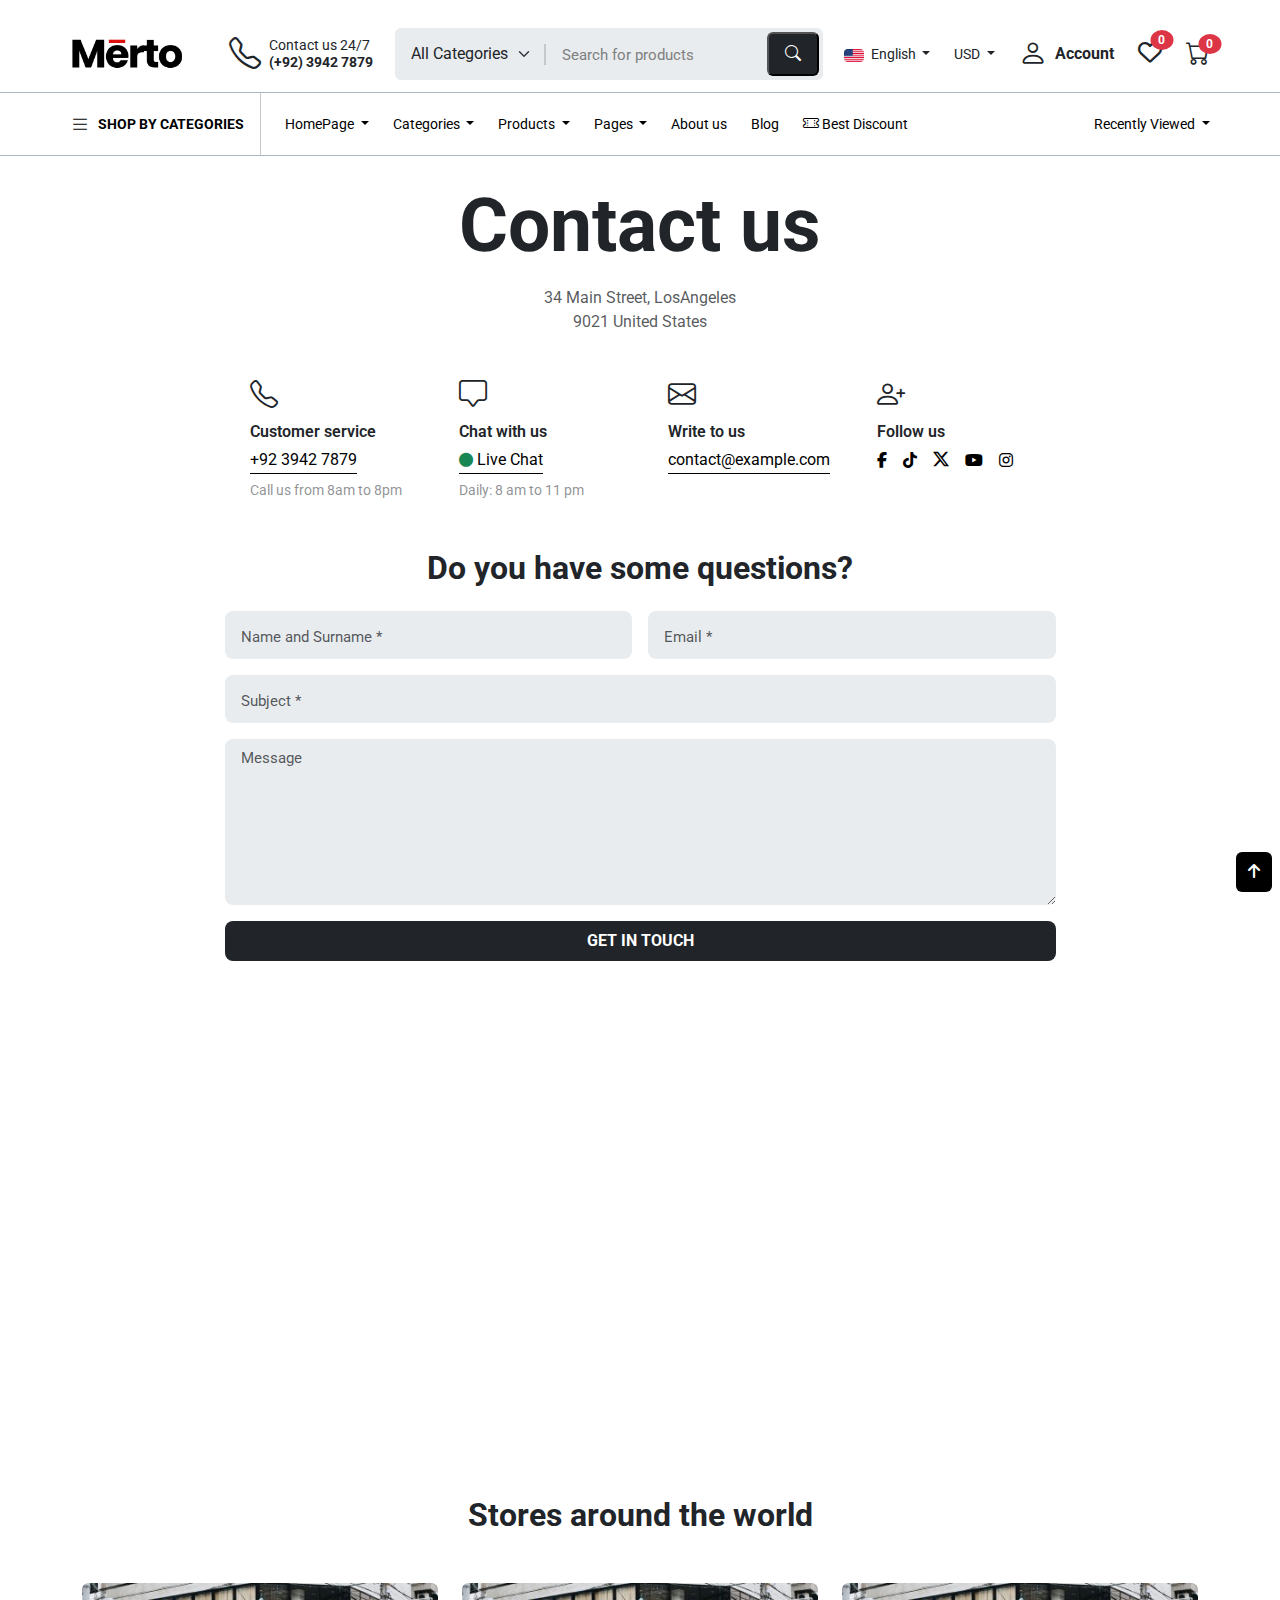
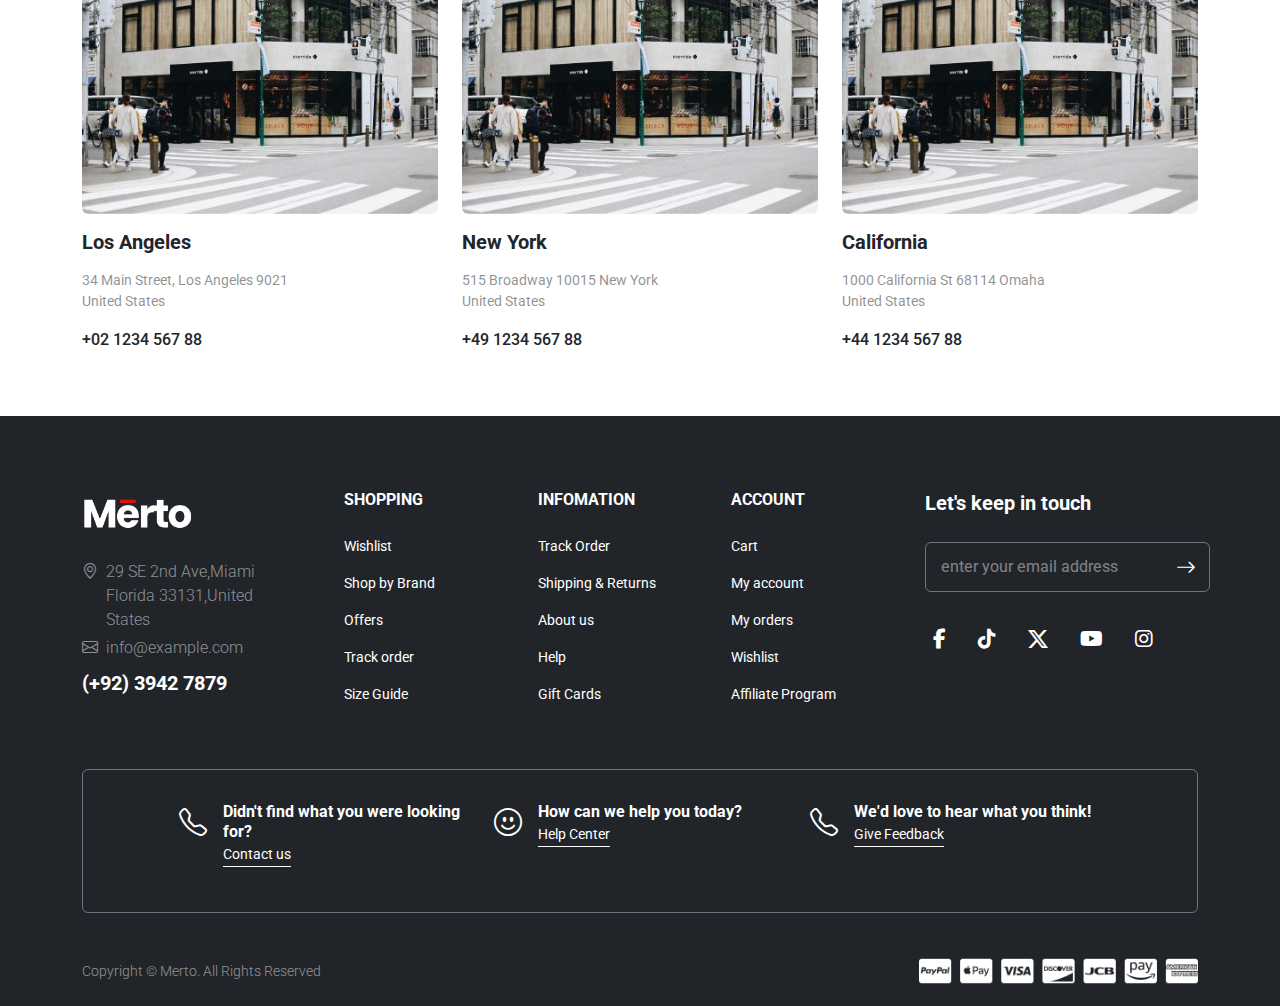
<file: final project/contact.html>
<!DOCTYPE html>
<html lang="en">

<head>
    <meta charset="UTF-8">
    <meta name="viewport" content="width=device-width, initial-scale=1.0">
    <title>Metro</title>
    <link rel="icon" type="image/png" href="img/title2.jpg">
    <meta name="keywords" content="">
    <meta name="description" content="">
    <link rel="preconnect" href="https://fonts.googleapis.com">
    <link rel="preconnect" href="https://fonts.gstatic.com" crossorigin>
    <link
        href="https://fonts.googleapis.com/css2?family=DM+Sans:ital,opsz,wght@0,9..40,100..1000;1,9..40,100..1000&family=Raleway:ital,wght@0,100..900;1,100..900&family=Roboto:ital,wght@0,100..900;1,100..900&family=Rubik:wght@900&display=swap"
        rel="stylesheet">

    <link rel="stylesheet" href="https://cdn.jsdelivr.net/npm/bootstrap@5.3.7/dist/css/bootstrap.min.css">
    <link rel="stylesheet" href="css/style.css">
    <link rel="stylesheet" href="css/all.min.css">
    <link rel="stylesheet" href="https://cdn.jsdelivr.net/npm/bootstrap-icons@1.13.1/font/bootstrap-icons.min.css">
    <link rel="stylesheet" href="https://cdnjs.cloudflare.com/ajax/libs/OwlCarousel2/2.3.4/assets/owl.carousel.min.css">
    <link rel="stylesheet"
        href="https://cdnjs.cloudflare.com/ajax/libs/OwlCarousel2/2.3.4/assets/owl.theme.default.min.css">
</head>

<body class="position-relative">
    <button class="bg-black px-2 py-2 border-0 rounded-2 position-fixed bottom-0 end-0 m-2" id="up"><i
            class="fa-solid fa-arrow-up text-white fs-6 mx-1"></i></button>
    <nav class="navbar pt-3 pb-0">
        <div class="container px-0 ">
            <div id="stickyHeader" class="bg-white z-3">
                <div class="d-flex align-items-center justify-content-between w-100 py-2">
                    <div class=" col-6  naaav d-none">
                        <a class="btn fs-3" data-bs-toggle="offcanvas" href="#offcanvasExample" role="button"
                            aria-controls="offcanvasExample">
                            <i class="bi bi-list"></i>
                        </a>
                        <div class="offcanvas offcanvas-start" tabindex="-1" id="offcanvasExample"
                            aria-labelledby="offcanvasExampleLabel">
                            <div class="offcanvas-header d-flex align-items-center w-100  p-0 border-bottom">
                                <ul class="nav w-100 row g-0 mb-0" id="pills-tab" role="tablist">
                                    <li class="nav-item col-2 bg-body-secondary">
                                        <button
                                            class="nav-link active text-black d-flex align-items-center h-100 w-100 border-0 rounded-0"
                                            id="pills-home-tab" data-bs-toggle="pill" data-bs-target="#pills-homee"
                                            type="button" role="tab" aria-controls="pills-homee" aria-selected="true">
                                            <i class="bi bi-list fs-4"></i>
                                            </button>
                                    </li>
                                    <li class="nav-item col-8 bg-body-secondary">
                                        <button
                                            class="nav-link text-white text-uppercase fw-bold d-flex align-items-center  h-100 w-100 border-0 rounded-0"
                                            id="pills-profile-tab" data-bs-toggle="pill"
                                            data-bs-target="#pills-profilee" type="button" role="tab"
                                            aria-controls="pills-profilee" aria-selected="false">
                                            SHOP BY CATEGORIES <span class="ps-2">+</span>
                                        </button>
                                    </li>
                                    <li class="nav-item col-2 bg-body-secondary">
                                        <div class="h-100 w-100 d-flex align-items-center ">
                                            <button type="button" class="btn-close m-0 p-0" data-bs-dismiss="offcanvas"
                                                aria-label="Close"></button>
                                        </div>
                                    </li>

                                </ul>
                            </div>

                            <div class="offcanvas-body">
                                <div class="tab-content" id="pills-tabContent">
                                    <div class="tab-pane fade show active" id="pills-homee" role="tabpanel"
                                        aria-labelledby="pills-home-tab" tabindex="0">
                                        <div class="container">
                                            <div class="d-flex flex-column gap-2">
                                                <div class="d-flex justify-content-between phone">
                                                    <a href="" class="text-black text-decoration-none">Homepage</a>
                                                    <a href="" class="text-black text-decoration-none phone">+</a>
                                                </div>
                                                <div class="d-flex justify-content-between phone">
                                                    <a href="" class="text-black text-decoration-none phone">Categories</a>
                                                    <a href="" class="text-black text-decoration-none phone">+</a>
                                                </div>
                                                <div class="d-flex justify-content-between phone">
                                                    <a href="" class="text-black text-decoration-none phone">products</a>
                                                    <a href="" class="text-black text-decoration-none phone">+</a>
                                                </div>
                                                <div class="d-flex justify-content-between phone">
                                                    <a href="" class="text-black text-decoration-none phone">pages</a>
                                                    <a href="" class="text-black text-decoration-none phone">+</a>
                                                </div>
                                                <div class="d-flex justify-content-between phone">
                                                    <a href="" class="text-black text-decoration-none phone">About Us</a>
                                                </div>
                                                <div class="d-flex justify-content-between phone">
                                                    <a href="" class="text-black text-decoration-none phone">Blog</a>
                                                </div>
                                                <div class="d-flex align-items-center phone">
                                                    <a class=" text-decoration-none small text-black fw-normal phone"
                                                        href="#">
                                                        <i
                                                            class="bi bi-ticket-perforated fs-6 text-black fw-bold phone"></i>
                                                        Best Discount</a>
                                                </div>
                                                <div class="d-flex justify-content-between phone">
                                                    <a href=""
                                                        class="text-black text-decoration-none text-body-secondary">recently
                                                        viewed</a>
                                                    <a href="" class="text-black text-decoration-none">+</a>
                                                </div>
                                            </div>
                                                            <span class="border-bottom border-secondary-subtle w-100"></span>

                                            <div class="d-flex flex-column gap-2">
                                                <div class="d-flex gap-2 phone">
                                                    <a href="" class="text-body-secondary text-decoration-none">
                                                        <i class="bi bi-heart"></i>
                                                        <span>Wishlist</span>
                                                        <span>(0)</span>
                                                    </a>
                                                </div>
                                                <div class="d-flex gap-2 phone">
                                                    <a href="" class="text-body-secondary text-decoration-none">
                                                        <i class="bi bi-person "></i><span> Account</span>
                                                    </a>
                                                </div>
                                            </div>
                                                            <span class="border border-secondary-subtle w-100"></span>

                                            <div class="d-flex flex-column gap-3">
                                                <div class="d-flex flex-wrap gap-3">
                                                    <a class="text-black text-decoration-none phone" href="#"><img
                                                            src="img/Bandeira de Portugal.jpeg" width="15px">English</a>
                                                    <a class="text-black text-decoration-none phone" href="#"> <img
                                                            src="img/Bandeira de Portugal.jpeg" width="15px"> Español</a>
                                                    <a class="text-black text-decoration-none phone" href="#"><img
                                                            src="img/Bandeira de Portugal.jpeg" width="15px"> Français</a>
                                                    <a class="text-black text-decoration-none phone" href="#"><img
                                                            src="img/Bandeira de Portugal.jpeg" width="15px"> portugues</a>
                                                </div>
                                                <div class="d-flex flex-wrap gap-3">
                                                    <a class="text-black text-decoration-none phone" href="#">USD</a>
                                                    <a class="text-black text-decoration-none phone" href="#">EUR</a>
                                                    <a class="text-black text-decoration-none phone" href="#">BRL</a>

                                                </div>
                                            </div>
                                        </div>
                                    </div>
                                    <div class="tab-pane fade" id="pills-profilee" role="tabpanel"
                                        aria-labelledby="pills-profile-tab" tabindex="0">
                                        
                                    </div>
                                </div>
                            </div>
                        </div>
                    </div>

                    <img src="img/logo.png" class="navbar-brand w-9 me-4 gap-4">
                    <a href="#" class="text-decoration-none text-dark  d-flex align-items-center phone">
                        <i class="bi bi-telephone me-2 fs-2 fw-bolder"></i>
                        <span class="d-flex flex-column lh-sm">
                            <span class="small">Contact us 24/7</span>
                            <span class="fw-bold small">(+92) 3942 7879</span>
                        </span>
                    </a>
                    <div class="header-center d-flex py-1">
                        <div class="position-relative w-100 mx-auto" style="max-width: 600px; z-index: 1050;"
                            id="searchContainer">
                            <form
                                class="d-flex bg-body-secondary p-1 rounded-2 align-items-center z-1 position-relative">
                                <select class="form-select bg-body-secondary border-0 w-auto fs-6 shadow-none"
                                    aria-label="select example">
                                    <option selected>All Categories</option>
                                    <option value="1">One</option>
                                    <option value="2">Two</option>
                                    <option value="3">Three</option>
                                    <option value="1">One</option>
                                    <option value="2">Two</option>
                                    <option value="3">Three</option>
                                </select>
                                <input type="search" placeholder="Search for products" id="searchInput"
                                    class=" bg-body-secondary h-50 border-0 border-start border-2 rounded-0 border-secondary-subtle ps-3 flex-grow-1">
                                <button class="bg-dark py-2 px-3 rounded-2 text-white"><i
                                        class="bi bi-search"></i></button>

                            </form>
                            <div id="searchDropdown"
                                class="position-absolute start-50 translate-middle-x top-0 bg-white px-4 rounded shadow d-none z-0 "
                                style="min-width: 110%; margin-top: -1rem;height: 300px;">
                                <div style="padding-top: 23%;">
                                    <p class="mb-2 fw-bold">Popular search</p>
                                    <div class="d-flex flex-wrap gap-2 ">
                                        <a href="#"
                                            class="btn border-secondary-subtle buy-red-hover btn-sm">smartphone</a>
                                        <a href="#" class="btn border-secondary-subtle buy-red-hover btn-sm">laptop</a>
                                        <a href="#" class="btn border-secondary-subtle buy-red-hover btn-sm">home &
                                            decor</a>
                                        <a href="#"
                                            class="btn border-secondary-subtle buy-red-hover btn-sm">furniture</a>
                                        <a href="#" class="btn border-secondary-subtle buy-red-hover btn-sm">camera</a>
                                        <a href="#"
                                            class="btn border-secondary-subtle buy-red-hover btn-sm">furniture</a>
                                        <a href="#" class="btn border-secondary-subtle buy-red-hover btn-sm">camera</a>
                                        <a href="#"
                                            class="btn border-secondary-subtle buy-red-hover btn-sm">furniture</a>
                                        <a href="#"
                                            class="btn border-secondary-subtle buy-red-hover btn-sm">smartphone</a>
                                        <a href="#" class="btn border-secondary-subtle buy-red-hover btn-sm">laptop</a>
                                    </div>
                                </div>
                            </div>
                        </div>
                    </div>
                    <div id="searchOverlay"></div>
                    <div class="d-flex align-items-center gap-4">
                        <div class="dropdown">
                            <a class="text-dark text-decoration-none dropdown-toggle phone small" href="#" role="button"
                                data-bs-toggle="dropdown">
                                <img src="img/United States Of America Usa American Flag Cool Wall Patriotic Posters American Flag Poster Of Flags For Wall American Eagle Wall Art Cool Wall Art Print Poster 36x24.jpeg"
                                    width="20" class="me-1 rounded-1"> English
                            </a>
                            <ul class="dropdown-menu text-center py-3">
                                <li><a class="dropdown-item phone small p-2" href="#"><img
                                            src="img/Reino da Espanha - 1981-Atualmente.jpeg" width="20"
                                            class="me-1 rounded-1">Espanol</a></li>
                                <li><a class="dropdown-item phone small p-2" href="#"><img
                                            src="img/File_Flag of France_svg - Wikimedia Commons.jpeg" width="20"
                                            class="me-1 rounded-1"> French</a></li>
                                <li><a class="dropdown-item phone small ms-1 p-2" href="#"><img
                                            src="img/Bandeira de Portugal.jpeg" width="20"
                                            class="me-1 rounded-1">Portugos</a></li>
                            </ul>
                        </div>

                        <div class="dropdown">
                            <a class=" text-decoration-none dropdown-toggle phone small text-dark" href="#"
                                role="button" data-bs-toggle="dropdown">
                                USD
                            </a>
                            <ul class="dropdown-menu text-center py-3">
                                <li><a class="dropdown-item phone small p-2" href="#">EUR</a></li>
                                <li><a class="dropdown-item phone small p-2" href="#">BRL</a></li>
                            </ul>
                        </div>

                        <div>
                            <a href="#" class="text-dark text-decoration-none d-flex align-items-center phone"
                                data-bs-toggle="modal" data-bs-target="#accountModal">
                                <i class="bi bi-person fs-3 pe-2"></i>
                                <span class="fw-bold fs-6">Account</span>
                            </a>
                        </div>

                        <div class="modal fade" id="accountModal" tabindex="-1" aria-hidden="true">
                            <div class="modal-dialog modal-dialog-centered modal-lg">
                                <div class="modal-content overflow-hidden rounded-0">
                                    <div class="row g-0">
                                        <div class="col-md-6 d-none d-md-block">
                                            <img src="img/login-banner.jpg" class=" h-100 w-100 object-fit-cover"
                                                alt="Login Image">
                                        </div>
                                        <div class="col-md-6  position-relative">
                                            <button type="button"
                                                class="btn bg-dark text-white position-absolute top-0 end-0 p-1 rounded-end-0 rounded-top-0 hover-red"
                                                data-bs-dismiss="modal" aria-label="Close">
                                                <i class="bi bi-x-lg"></i>
                                            </button>

                                            <h5 class="fw-bold text-center pt-lg-5">Login</h5>

                                            <form class="m-auto px-lg-5 p-4 py-0">
                                                <input type="text"
                                                    class="form-control my-3 bg-body-secondary py-2 ps-3 fs-6"
                                                    placeholder="Username or Email*" required>
                                                <input type="password"
                                                    class="form-control mb-3 bg-body-secondary py-2  ps-3 fs-6"
                                                    placeholder="Password*" required>

                                                <div class="d-flex justify-content-between align-items-center mb-3">
                                                    <div class="form-check">
                                                        <input class="form-check-input text-primary" type="checkbox"
                                                            value="" id="rememberMe">
                                                        <label class="form-check-label text-secondary small"
                                                            for="rememberMe">Remember me</label>
                                                    </div>
                                                    <a href="#" class=" text-secondary small">Forgot?</a>
                                                </div>

                                                <button type="submit"
                                                    class="btn bg-dark text-white w-100 mb-3 hover-red py-2 mb-5">Login</button>
                                            </form>
                                            <hr class="w-100 border-2 border-secondary-subtle">
                                            <p class="text-center text-secondary">
                                                Don’t have an account?
                                                <a href="#" class=" text-dark">Register</a>
                                            </p>
                                        </div>
                                    </div>
                                </div>
                            </div>
                        </div>

                        <div class="position-relative">
                            <a href="#" class="text-dark phone">
                                <i class="fa-regular fa-heart fs-4 "></i>
                            </a>
                            <span
                                class="position-absolute top-0 start-100 translate-middle badge rounded-circle bg-danger p-1 px-2 text-white">
                                0
                            </span>
                        </div>

                        <div class="position-relative">
                            <a href="#" data-bs-toggle="offcanvas" data-bs-target="#cartOffcanvas"
                                class="text-dark phone">
                                <i class="bi bi-cart fs-4 fw-bolder"></i>
                            </a>
                            <span
                                class="position-absolute bottom-50 start-100 translate-middle-x badge rounded-circle bg-danger p-1 px-2 text-white">
                                0
                            </span>
                        </div>
                        <div class="offcanvas offcanvas-end px-3 py-2" tabindex="-1" id="cartOffcanvas"
                            aria-labelledby="cartOffcanvasLabel">
                            <div class="offcanvas-header justify-content-between p-0 py-1">
                                <h5 class="offcanvas-title" id="cartOffcanvasLabel">Shopping Cart <span
                                        class="text-secondary small ps-sm-1">(0 items)</span></h5>
                                <button data-bs-dismiss="offcanvas"
                                    class="text-black bg-transparent shadow-none phone border-0" aria-label="Close"><i
                                        class="bi bi-x fs-3"></i></button>
                            </div>
                            <div class="offcanvas-body text-center justify-content-sm-evenly d-flex flex-column">
                                <img src="img/cart.png" alt="Empty Cart"
                                    class="img-fluid w-50 opacity-25 align-self-center">
                            </div>
                            <div class="text-center">
                                <hr class="w-100 border-2 border-secondary-subtle lh-1">
                                <p class="text-dark fs-6">Free Shipping on All Orders Over <span
                                        class="text-danger">$250</span></p>
                                <button class="btn btn-dark mt-3 mb-3 w-100 hover-red small py-1 border-0">CONTINUE
                                    SHOPPING</button>
                            </div>
                        </div>
                    </div>
                </div>
            </div>
        </div>
        <section class="container-fluid border border-dark-subtle border-end-0 border-start-0">
            <div class="container px-0 d-flex align-items-center justify-content-between">
                <div class="justify-content-start gap-4 d-flex align-items-center">
                    <div class="d-flex align-items-center border-end h-100 border-1 border-secondary-subtle py-3">
                        <a href="#" data-bs-toggle="offcanvas" data-bs-target="#categoryOffcanvas"
                            class="text-decoration-none pe-3 text-black phone d-flex align-items-center fw-bold ">
                            <i class="bi bi-list fs-5 pe-2 "></i>
                            <span class="small">SHOP BY CATEGORIES</span>
                        </a>
                    </div>
                    <div class="offcanvas offcanvas-start w-20" tabindex="-1" id="categoryOffcanvas"
                        aria-labelledby="categoryOffcanvasLabel">
                        <div class="py-2 ps-3 bg-black">
                            <div class="text-white d-flex align-items-center fw-bold ">
                                <i class="bi bi-list fs-5 pe-2 "></i>
                                <span class="small">SHOP BY CATEGORIES</span>
                            </div>
                        </div>
                        <div class="offcanvas-body  align-content-start d-flex flex-column px-0 py-0">
                            <div class="dropdown list-group dropend ">
                                <a class="dropdown-toggle text-decoration-none dropdown-toggle fs-6 text-black list-group-item line fw-normal custom-toggle py-2"
                                    href="#" role="button" data-bs-toggle="dropdown">
                                    <i class="fa-solid fa-shirt pe-2"></i>
                                    <span class="">Fashon</span>
                                </a>
                                <ul class="dropdown-menu text-center py-3 custom-menu-outside">
                                    <li><a class="dropdown-item small p-2" href="#">EUR</a></li>
                                    <li><a class="dropdown-item small p-2" href="#">BRL</a></li>
                                </ul>
                            </div>
                            <div class="dropdown list-group dropend ">
                                <a class="dropdown-toggle text-decoration-none dropdown-toggle fs-6 text-black list-group-item line fw-n custom-toggle py-2"
                                    href="#" role="button" data-bs-toggle="dropdown">
                                    <i class="fa-solid fa-shirt pe-2"></i>
                                    <span class="">Phone & Tablet</span>
                                </a>
                                <ul class="dropdown-menu text-center py-3 custom-menu-outside">
                                    <li><a class="dropdown-item small p-2" href="#">EUR</a></li>
                                    <li><a class="dropdown-item small p-2" href="#">BRL</a></li>
                                </ul>
                            </div>
                            <div class="dropdown list-group dropend ">
                                <a class="dropdown-toggle text-decoration-none dropdown-toggle fs-6 text-black list-group-item line fw-normal py-2 custom-toggle"
                                    href="#" role="button" data-bs-toggle="dropdown">
                                    <i class="fa-solid fa-shirt pe-2"></i>
                                    <span>Laptop & Computer</span>
                                </a>
                                <ul class="dropdown-menu text-center py-3 custom-menu-outside">
                                    <li><a class="dropdown-item small p-2" href="#">EUR</a></li>
                                    <li><a class="dropdown-item small p-2" href="#">BRL</a></li>
                                </ul>
                            </div>
                            <div class="dropdown list-group dropend ">
                                <a class="dropdown-toggle text-decoration-none dropdown-toggle fs-6 text-black list-group-item line fw-normal py-2 custom-toggle"
                                    href="#" role="button" data-bs-toggle="dropdown">
                                    <i class="fa-solid fa-shirt pe-2"></i>
                                    <span class="">TV, Audio - Video</span>
                                </a>
                                <ul class="dropdown-menu text-center py-3 custom-menu-outside">
                                    <li><a class="dropdown-item small p-2" href="#">EUR</a></li>
                                    <li><a class="dropdown-item small p-2" href="#">BRL</a></li>
                                </ul>
                            </div>
                            <div class=" list-group dropend ">
                                <a class=" text-decoration-none fs-6 text-black list-group-item line fw-normal py-2 "
                                    href="#" role="button">
                                    <i class="fa-solid fa-shirt pe-2"></i>
                                    <span class="">Camera & photo</span>
                                </a>
                            </div>
                            <div class="dropdown list-group dropend ">
                                <a class="dropdown-toggle text-decoration-none dropdown-toggle fs-6 text-black list-group-item line fw-normal py-2 custom-toggle"
                                    href="#" role="button" data-bs-toggle="dropdown">
                                    <i class="fa-solid fa-shirt pe-2"></i>
                                    <span class="">Home & Decor</span>
                                </a>
                                <ul class="dropdown-menu text-center py-3 custom-menu-outside">
                                    <li><a class="dropdown-item small p-2" href="#">EUR</a></li>
                                    <li><a class="dropdown-item small p-2" href="#">BRL</a></li>
                                </ul>
                            </div>
                            <div class="dropdown list-group dropend ">
                                <a class="dropdown-toggle text-decoration-none dropdown-toggle fs-6 text-black list-group-item line fw-normal py-2 custom-toggle"
                                    href="#" role="button" data-bs-toggle="dropdown">
                                    <i class="fa-solid fa-shirt pe-2"></i>
                                    <span class="">Beauty & Health</span>
                                </a>
                                <ul class="dropdown-menu text-center py-3 custom-menu-outside">
                                    <li><a class="dropdown-item small p-2" href="#">EUR</a></li>
                                    <li><a class="dropdown-item small p-2" href="#">BRL</a></li>
                                </ul>
                            </div>
                            <div class=" list-group">
                                <a class="e text-decoration-none fs-6 text-black list-group-item line fw-normal py-2"
                                    href="#" role="button">
                                    <i class="fa-solid fa-shirt pe-2"></i>
                                    <span class="">Game Accessories</span>
                                </a>
                            </div>
                            <div class="dropdown list-group dropend ">
                                <a class="dropdown-toggle text-decoration-none dropdown-toggle fs-6 text-black list-group-item line fw-normal py-2 custom-toggle"
                                    href="#" role="button" data-bs-toggle="dropdown">
                                    <i class="fa-solid fa-shirt pe-2"></i>
                                    <span class="">Autopart</span>
                                </a>
                                <ul class="dropdown-menu text-center py-3 custom-menu-outside">
                                    <li><a class="dropdown-item small p-2" href="#">EUR</a></li>
                                    <li><a class="dropdown-item small p-2" href="#">BRL</a></li>
                                </ul>
                            </div>

                        </div>

                    </div>
                    <div class="dropdown position-static justify-content-between d-flex align-items-center">
                        <a class="text-decoration-none dropdown-toggle phone small text-black fw-normal" href="#"
                            role="button" data-bs-toggle="dropdown">
                            HomePage
                        </a>

                        <div
                            class="dropdown-menu mega-dropdown-menu w-100 rounded-0 bg-body-secondary mt-0 shadow-sm pt-4">

                            <div class="d-flex justify-content-center gap-5">

                                <div class=" shadow-hover">
                                    <a href="#" class="text-decoration-none ">
                                        <div class="card align-items-center border-0 rounded-3" style="width: 17rem;">
                                            <img src="img/mega-home-1.jpg" class="card-img-top" alt="">
                                            <div class="card-body py-3">
                                                <p class="card-text small fw-semibold">Supermarket 01</p>
                                            </div>
                                        </div>
                                    </a>
                                </div>
                                <div class=" shadow-hover">
                                    <a href="#" class="text-decoration-none ">
                                        <div class="card align-items-center border-0 rounded-3" style="width: 17rem;">
                                            <img src="img/mega-home-2.jpg" class="card-img-top" alt="">
                                            <div class="card-body py-3">
                                                <p class="card-text small fw-semibold">Supermarket 02</p>
                                            </div>
                                        </div>
                                    </a>
                                </div>
                                <div class=" shadow-hover">
                                    <a href="#" class="text-decoration-none ">
                                        <div class="card align-items-center border-0 rounded-3" style="width: 17rem;">
                                            <img src="img/mega-home-3.jpg" class="card-img-top" alt="">
                                            <div class="card-body py-3">
                                                <p class="card-text small fw-semibold">Supermarket 03</p>
                                            </div>
                                        </div>
                                    </a>
                                </div>
                                <div class=" shadow-hover">
                                    <a href="#" class="text-decoration-none ">
                                        <div class="card align-items-center border-0 rounded-3" style="width: 17rem;">
                                            <img src="img/mega-home-4.jpg" class="card-img-top" alt="">
                                            <div class="card-body py-3">
                                                <p class="card-text small fw-semibold">Supermarket 04</p>
                                            </div>
                                        </div>
                                    </a>
                                </div>
                            </div>
                            <div class="d-flex justify-content-center gap-5 p-4">
                                <div class=" shadow-hover">
                                    <a href="#" class="text-decoration-none ">
                                        <div class="card align-items-center border-0 rounded-3" style="width: 17rem;">
                                            <img src="img/mega-home-5.jpg" class="card-img-top" alt="">
                                            <div class="card-body py-3">
                                                <p class="card-text small fw-semibold">Supermarket 05</p>
                                            </div>
                                        </div>
                                    </a>
                                </div>
                                <div class=" shadow-hover">
                                    <a href="#" class="text-decoration-none ">
                                        <div class="card align-items-center border-0 rounded-3" style="width: 17rem;">
                                            <img src="img/mega-home-6.jpg" class="card-img-top" alt="">
                                            <div class="card-body py-3">
                                                <p class="card-text small fw-semibold">Supermarket 06</p>
                                            </div>
                                        </div>
                                    </a>
                                </div>

                            </div>
                        </div>
                    </div>

                    <div class="dropdown position-static">
                        <a class="text-decoration-none dropdown-toggle phone small text-black fw-normal" href="#"
                            role="button" data-bs-toggle="dropdown">
                            Categories
                        </a>

                        <div class="dropdown-menu mega-dropdown-menu w-100 rounded-0 px-2 py-3 mt-0 shadow-sm">
                            <div class="container-fluid align-content-center col-10">
                                <div class="row justify-content-evenly small">
                                    <div class="col-12 col-md-2">
                                        <p class="fw-semibold mb-2">SHOP LAYOUTS</>
                                        <ul class="list-unstyled ">
                                            <li><a class="dropdown-item p-0 my-3 phone" href="#">Top Categories - Style
                                                    1</a></li>
                                            <li><a class="dropdown-item p-0 my-3 phone" href="#">Top Categories - Style
                                                    2</a></li>
                                            <li><a class="dropdown-item p-0 my-3 phone" href="#">Top Brands</a></li>
                                            <li><a class="dropdown-item p-0 my-3 phone" href="#">Collapse Scroll
                                                    Sidebar</a>
                                            </li>
                                            <li><a class="dropdown-item p-0 my-3 phone" href="#">List Layout</a></li>
                                            <li><a class="dropdown-item p-0 my-3 phone" href="#">Top Banner</a></li>
                                            <li><a class="dropdown-item p-0 my-3 phone" href="#">Filter Sidebar</a></li>
                                            <li><a class="dropdown-item p-0 my-3 phone" href="#">Bottom Banner</a></li>
                                        </ul>
                                    </div>
                                    <div class="col-12 col-md-2">
                                        <p class="fw-semibold mb-2">SHOP LAYOUTS</p>
                                        <ul class="list-unstyled ">
                                            <li><a class="dropdown-item p-0 my-3 phone" href="#">Load More Button</a>
                                            </li>
                                            <li><a class="dropdown-item p-0 my-3 phone" href="#">Infinity Scroll</a>
                                            </li>
                                            <li><a class="dropdown-item p-0 my-3 phone" href="#">Ajax Pagination</a>
                                            </li>
                                            <li><a class="dropdown-item p-0 my-3 phone" href="#">Furniture</a></li>
                                            <li><a class="dropdown-item p-0 my-3 phone" href="#">Electronic</a></li>
                                            <li><a class="dropdown-item p-0 my-3 phone" href="#">Autopart</a></li>
                                            <li><a class="dropdown-item p-0 my-3 phone" href="#">Cosmetic</a></li>
                                        </ul>
                                    </div>
                                    <div class="col-md-5 d-none d-md-block">
                                        <img src="img/laptop.png" alt="Preview" class="img-fluid ">
                                    </div>
                                </div>
                            </div>
                        </div>
                    </div>
                    <div class="dropdown">
                        <a class=" text-decoration-none dropdown-toggle phone small text-black fw-normal" href="#"
                            role="button" data-bs-toggle="dropdown">
                            Products
                        </a>
                        <div class="col-12 col-md-3">
                            <ul class="dropdown-menu pe-5 ps-2 rounded-0">
                                <li><a class="dropdown-item phone small py-2 " href="#">Simple product</a></li>
                                <li><a class="dropdown-item phone small py-2" href="#">Variable Label Attribute</a></li>
                                <li><a class="dropdown-item phone small py-2" href="#">Variable Dropdown Attribute</a>
                                </li>
                                <li><a class="dropdown-item phone small py-2" href="#">Variable Color Swatch</a></li>
                                <li><a class="dropdown-item phone small py-2" href="#">Variable Variation Thumbnail</a>
                                </li>
                                <li><a class="dropdown-item phone small py-2" href="#">Group product</a></li>
                                <li><a class="dropdown-item phone small py-2" href="#">External product</a></li>
                                <li><a class="dropdown-item phone small py-2" href="#">Vertical thumbnail</a></li>
                                <li><a class="dropdown-item phone small py-2" href="#">Horizontal thumbnail</a></li>
                                <li><a class="dropdown-item phone small py-2" href="#">Summary scrolling</a></li>
                                <li><a class="dropdown-item phone small py-2" href="#">Flash sale</a></li>
                                <li><a class="dropdown-item phone small py-2" href="#">Video + 360 degree</a></li>
                            </ul>
                        </div>
                    </div>
                    <div class="dropdown position-static">
                        <a class="text-decoration-none dropdown-toggle phone small text-black fw-normal" href="#"
                            role="button" data-bs-toggle="dropdown">
                            Pages
                        </a>
                        <div class="dropdown-menu mega-dropdown-menu w-100 rounded-0 px-2 pt-5 mt-0 shadow-sm">
                            <div class="container-fluid align-content-center col-10">
                                <div class="row justify-content-evenly small">
                                    <div class="col-12 col-md-2">
                                        <p class="fw-semibold mb-2">HOMEPAGES</p>
                                        <ul class="list-unstyled ">
                                            <li><a class="dropdown-item p-0 my-2 phone" href="#">Home Supermarket 01</a>
                                            </li>
                                            <li><a class="dropdown-item p-0 my-2 phone" href="#">Home Supermarket 02</a>
                                            </li>
                                            <li><a class="dropdown-item p-0 my-2 phone" href="#">Home Furniture</a></li>
                                            <li><a class="dropdown-item p-0 my-2 phone" href="#">Home Electronic</a>
                                            </li>
                                            <li><a class="dropdown-item p-0 my-2 phone" href="#">Home Autopart</a></li>
                                            <li><a class="dropdown-item p-0 my-2 phone" href="#">Home Cosmetic</a></li>
                                        </ul>
                                        <p class="fw-semibold mb-2 mt-4">ORTHER PAGES</p>
                                        <ul class="list-unstyled ">
                                            <li><a class="dropdown-item p-0 my-2 phone" href="#">Blog</a></li>
                                            <li><a class="dropdown-item p-0 my-2 phone" href="#">About us</a></li>
                                            <li><a class="dropdown-item p-0 my-2 phone" href="#">Contact us</a></li>
                                            <li><a class="dropdown-item p-0 my-2 phone" href="#">Coming soon</a></li>
                                        </ul>
                                    </div>
                                    <div class="col-12 col-md-2">
                                        <p class="fw-semibold mb-2">SUPERMARKET - SHOP</p>
                                        <ul class="list-unstyled ">
                                            <li><a class="dropdown-item p-0 my-2 phone" href="#">Top Categories - styl
                                                    1</a>
                                            </li>
                                            <li><a class="dropdown-item p-0 my-2 phone" href="#">Top Categories - style
                                                    2</a></li>
                                            <li><a class="dropdown-item p-0 my-2 phone" href="#">Top Brand</a></li>
                                            <li><a class="dropdown-item p-0 my-2 phone" href="#">Shop - scroll</a></li>
                                        </ul>
                                        <p class="fw-semibold mb-2 mt-4">FURNITURE - SHOP</p>
                                        <ul class="list-unstyled ">
                                            <li><a class="dropdown-item p-0 my-2 phone" href="#">Top Categories - style
                                                    1</a></li>
                                            <li><a class="dropdown-item p-0 my-2 phone" href="#">Top Categories - style
                                                    2</a></li>
                                            <li><a class="dropdown-item p-0 my-2 phone" href="#">Top Brand</a></li>
                                        </ul>
                                    </div>
                                    <div class="col-12 col-md-2">
                                        <p class="fw-semibold mb-2">ELECTRONIC - SHOP</p>
                                        <ul class="list-unstyled ">
                                            <li><a class="dropdown-item p-0 my-2 phone" href="#">Top Categories - style
                                                    1</a></li>
                                            <li><a class="dropdown-item p-0 my-2 phone" href="#">Top Brand</a></li>
                                        </ul>
                                        <p class="fw-semibold mb-2 mt-4">AUTOMOTIVE - SHOP</p>
                                        <ul class="list-unstyled ">
                                            <li><a class="dropdown-item p-0 my-2 phone" href="#">Top Categories - style
                                                    1</a></li>
                                            <li><a class="dropdown-item p-0 my-2 phone" href="#">Top Categories - style
                                                    2</a></li>
                                            <li><a class="dropdown-item p-0 my-2 phone" href="#">Top Brand</a></li>
                                        </ul>
                                        <p class="fw-semibold mb-2 mt-4">COSMETICS - SHOP</p>
                                        <ul class="list-unstyled ">
                                            <li><a class="dropdown-item p-0 my-2 phone" href="#">Top Categories - style
                                                    1</a></li>
                                            <li><a class="dropdown-item p-0 my-2 phone" href="#">Top Categories - style
                                                    2</a></li>
                                            <li><a class="dropdown-item p-0 my-2 phone" href="#">Top Brand</a></li>
                                        </ul>
                                    </div>

                                    <div class="col-12 col-md-2">
                                        <p class="fw-semibold mb-2">PRODUCT PAGES</p>
                                        <ul class="list-unstyled ">
                                            <li><a class="dropdown-item p-0 my-2 phone" href="#">Simple product</a></li>
                                            <li><a class="dropdown-item p-0 my-2 phone" href="#">Variable - Label
                                                    Attribute</a></li>
                                            <li><a class="dropdown-item p-0 my-2 phone" href="#">Variable - Dropdown
                                                    Attribute</a></li>
                                            <li><a class="dropdown-item p-0 my-2 phone" href="#">Variable - Color
                                                    Swatch</a>
                                            </li>
                                            <li><a class="dropdown-item p-0 my-2 phone" href="#">Variable - Variation
                                                    Thumbnail</a></li>
                                            <li><a class="dropdown-item p-0 my-2 phone" href="#">Group product</a></li>
                                            <li><a class="dropdown-item p-0 my-2 phone" href="#">External product</a>
                                            </li>
                                            <li><a class="dropdown-item p-0 my-2 phone" href="#">Vertical thumbnail</a>
                                            </li>
                                            <li><a class="dropdown-item p-0 my-2 phone" href="#">Horizontal
                                                    thumbnail</a>
                                            </li>
                                            <li><a class="dropdown-item p-0 my-2 phone" href="#">Summary Scrolling</a>
                                            </li>
                                            <li><a class="dropdown-item p-0 my-2 phone" href="#">Flash Sale</a></li>
                                            <li><a class="dropdown-item p-0 my-2 phone" href="#">Video + 360 degree</a>
                                            </li>
                                        </ul>
                                    </div>
                                </div>
                            </div>
                        </div>
                    </div>
                    <div>
                        <a class=" text-decoration-none phone small text-black fw-normal" href="#">About us</a>
                    </div>
                    <div>
                        <a class=" text-decoration-none phone small text-black fw-normal" href="#">Blog</a>
                    </div>
                    <div class="d-flex align-items-cente phone">
                        <a class=" text-decoration-none phone small text-black fw-normal" href="#">
                            <i class="bi bi-ticket-perforated fs-6 text-black fw-bold phone"></i>
                            Best Discount</a>
                    </div>

                </div>
                <div class="dropdown position-static justify-content-end ">
                    <a class="text-decoration-none dropdown-toggle phone small text-black fw-normal" href="#"
                        role="button" data-bs-toggle="dropdown">
                        Recently Viewed
                    </a>
                    <div class="dropdown-menu mega-dropdown-menu rounded-0 w-100 py-5 mt-0 shadow-sm">
                        <div class="d-flex flex-row justify-content-center">
                            <div class="product-card d-flex flex-row gap-1">

                                <div
                                    class="item-card card position-relative hover-icons product-card overflow-hidden shadow-hover">
                                    <div
                                        class="position-absolute top-0 end-0 d-flex flex-column justify-content-center gap-1 p-3 z">
                                        <div class="d-flex align-items-center  ">
                                            <button type="button"
                                                class="bg-body-secondary rounded px-2 py-1 border-0 icon-item"
                                                data-bs-toggle="tooltip" data-bs-placement="left" data-bs-offset="0,12"
                                                data-bs-title="Wishlist">
                                                <i class="fa-regular fa-heart small"></i>
                                            </button>
                                        </div>
                                        <div class="d-flex align-items-center">
                                            <button type="button"
                                                class="bg-body-secondary rounded px-2 py-1 border-0 icon-item"
                                                data-bs-toggle="tooltip" data-bs-placement="left" data-bs-offset="0,12"
                                                data-bs-title="Compare">
                                                <i class="bi bi-arrow-left-right small"></i>
                                            </button>
                                        </div>
                                        <div class="d-flex align-items-center">
                                            <button type="button"
                                                class="bg-body-secondary rounded px-2 py-1 border-0 icon-item"
                                                data-bs-toggle="tooltip" data-bs-placement="left" data-bs-offset="0,12"
                                                data-bs-title="Quick view">
                                                <i class="bi bi-search small"></i>
                                            </button>
                                        </div>
                                        <div class="d-flex align-items-center">
                                            <button type="button"
                                                class="bg-body-secondary rounded px-2 py-1 border-0 icon-item"
                                                data-bs-toggle="tooltip" data-bs-placement="left" data-bs-offset="0,12"
                                                data-bs-title="Add to cart">
                                                <i class="bi bi-cart small"></i>
                                            </button>
                                        </div>
                                    </div>
                                    <a href="#" class="text-decoration-none boder border-end ">
                                        <div class="align-items-start rounded-4" style="width: 13rem;">
                                            <img src="img/lap.jpg" class="card-img-top" alt="">
                                            <div class="card-body p-2">
                                                <h6 class="card-title mb-1 text-black fs-5 phone">Modern Table</h6>
                                                <p class="fw-bold mb-0 fs-6 text-black">
                                                    $569 <span
                                                        class="text-muted text-decoration-line-through small">$1,099</span>
                                                </p>
                                            </div>
                                        </div>
                                    </a>
                                </div>

                                <div
                                    class="item-card card position-relative hover-icons product-card overflow-hidden shadow-hover">
                                    <div class="position-absolute top-0 start-0 bg-danger text-white px-1 rounded m-3">
                                        <span class="small">-35%</span>
                                    </div>
                                    <div
                                        class="position-absolute top-0 end-0 d-flex flex-column justify-content-center gap-1 p-3 z">
                                        <div class="d-flex align-items-center  ">
                                            <button type="button"
                                                class="bg-body-secondary rounded px-2 py-1 border-0 icon-item"
                                                data-bs-toggle="tooltip" data-bs-placement="left" data-bs-offset="0,12"
                                                data-bs-title="Wishlist">
                                                <i class="fa-regular fa-heart small"></i>
                                            </button>
                                        </div>
                                        <div class="d-flex align-items-center">
                                            <button type="button"
                                                class="bg-body-secondary rounded px-2 py-1 border-0 icon-item"
                                                data-bs-toggle="tooltip" data-bs-placement="left" data-bs-offset="0,12"
                                                data-bs-title="Compare">
                                                <i class="bi bi-arrow-left-right small"></i>
                                            </button>
                                        </div>
                                        <div class="d-flex align-items-center">
                                            <button type="button"
                                                class="bg-body-secondary rounded px-2 py-1 border-0 icon-item"
                                                data-bs-toggle="tooltip" data-bs-placement="left" data-bs-offset="0,12"
                                                data-bs-title="Quick view">
                                                <i class="bi bi-search small"></i>
                                            </button>
                                        </div>
                                        <div class="d-flex align-items-center">
                                            <button type="button"
                                                class="bg-body-secondary rounded px-2 py-1 border-0 icon-item"
                                                data-bs-toggle="tooltip" data-bs-placement="left" data-bs-offset="0,12"
                                                data-bs-title="Add to cart">
                                                <i class="bi bi-cart small"></i>
                                            </button>
                                        </div>
                                    </div>
                                    <a href="#" class="text-decoration-none boder border-end ">
                                        <div class="align-items-start rounded-4" style="width: 13rem;">
                                            <img src="img/lap.jpg" class="card-img-top" alt="">
                                            <div class="card-body p-2">
                                                <h6 class="card-title mb-1 text-black fs-5 phone">Modern Table</h6>
                                                <p class="fw-bold mb-0 fs-6 text-black">
                                                    $569 <span
                                                        class="text-muted text-decoration-line-through small">$1,099</span>
                                                </p>
                                            </div>
                                        </div>
                                    </a>
                                </div>
                                <div class="item-card card position-relative hover-icons overflow-hidden shadow-hover">

                                    <div
                                        class="position-absolute top-0 end-0 d-flex flex-column justify-content-center gap-1 p-3 z">
                                        <div class="d-flex align-items-center  ">
                                            <button type="button"
                                                class="bg-body-secondary rounded px-2 py-1 border-0 icon-item"
                                                data-bs-toggle="tooltip" data-bs-placement="left" data-bs-offset="0,12"
                                                data-bs-title="Wishlist">
                                                <i class="fa-regular fa-heart small"></i>
                                            </button>
                                        </div>
                                        <div class="d-flex align-items-center">
                                            <button type="button"
                                                class="bg-body-secondary rounded px-2 py-1 border-0 icon-item"
                                                data-bs-toggle="tooltip" data-bs-placement="left" data-bs-offset="0,12"
                                                data-bs-title="Compare">
                                                <i class="bi bi-arrow-left-right small"></i>
                                            </button>
                                        </div>
                                        <div class="d-flex align-items-center">
                                            <button type="button"
                                                class="bg-body-secondary rounded px-2 py-1 border-0 icon-item"
                                                data-bs-toggle="tooltip" data-bs-placement="left" data-bs-offset="0,12"
                                                data-bs-title="Quick view">
                                                <i class="bi bi-search small"></i>
                                            </button>
                                        </div>
                                        <div class="d-flex align-items-center">
                                            <button type="button"
                                                class="bg-body-secondary rounded px-2 py-1 border-0 icon-item"
                                                data-bs-toggle="tooltip" data-bs-placement="left" data-bs-offset="0,12"
                                                data-bs-title="Add to cart">
                                                <i class="bi bi-cart small"></i>
                                            </button>
                                        </div>
                                    </div>
                                    <a href="#" class="text-decoration-none boder border-end ">
                                        <div class="align-items-start rounded-4" style="width: 13rem;">
                                            <img src="img/lap.jpg" class="card-img-top" alt="">
                                            <div class="card-body p-2">
                                                <h6 class="card-title mb-1 text-black fs-5 phone">Modern Laptop</h6>
                                                <p class="fw-bold mb-0 fs-6 text-black">
                                                    $569
                                                </p>
                                            </div>
                                        </div>
                                    </a>
                                </div>
                                <div
                                    class="item-card card position-relative hover-icons product-card overflow-hidden shadow-hover">
                                    <div class="position-absolute top-0 start-0 bg-danger text-white px-1 rounded m-3">
                                        <span class="small">-35%</span>
                                    </div>
                                    <div
                                        class="position-absolute top-0 end-0 d-flex flex-column justify-content-center gap-1 p-3 z">
                                        <div class="d-flex align-items-center  ">
                                            <button type="button"
                                                class="bg-body-secondary rounded px-2 py-1 border-0 icon-item"
                                                data-bs-toggle="tooltip" data-bs-placement="left" data-bs-offset="0,12"
                                                data-bs-title="Wishlist">
                                                <i class="fa-regular fa-heart small"></i>
                                            </button>
                                        </div>
                                        <div class="d-flex align-items-center">
                                            <button type="button"
                                                class="bg-body-secondary rounded px-2 py-1 border-0 icon-item"
                                                data-bs-toggle="tooltip" data-bs-placement="left" data-bs-offset="0,12"
                                                data-bs-title="Compare">
                                                <i class="bi bi-arrow-left-right small"></i>
                                            </button>
                                        </div>
                                        <div class="d-flex align-items-center">
                                            <button type="button"
                                                class="bg-body-secondary rounded px-2 py-1 border-0 icon-item"
                                                data-bs-toggle="tooltip" data-bs-placement="left" data-bs-offset="0,12"
                                                data-bs-title="Quick view">
                                                <i class="bi bi-search small"></i>
                                            </button>
                                        </div>
                                        <div class="d-flex align-items-center">
                                            <button type="button"
                                                class="bg-body-secondary rounded px-2 py-1 border-0 icon-item"
                                                data-bs-toggle="tooltip" data-bs-placement="left" data-bs-offset="0,12"
                                                data-bs-title="Add to cart">
                                                <i class="bi bi-cart small"></i>
                                            </button>
                                        </div>
                                    </div>
                                    <a href="#" class="text-decoration-none boder border-end">
                                        <div class="align-items-start rounded-4" style="width: 13rem;">
                                            <img src="img/lap.jpg" class="card-img-top" alt="">
                                            <div class="card-body p-2">
                                                <h6 class="card-title mb-1 text-black fs-5 phone">Modern Laptop</h6>
                                                <p class="fw-bold mb-0 fs-6 text-black">
                                                    $569 <span
                                                        class="text-muted text-decoration-line-through small">$1,099</span>
                                                </p>
                                            </div>
                                        </div>
                                    </a>
                                </div>
                                <div class="item-card card position-relative hover-icons overflow-hidden shadow-hover">
                                    <div
                                        class="position-absolute top-0 end-0 d-flex flex-column justify-content-center gap-1 p-3 z">
                                        <div class="d-flex align-items-center  ">
                                            <button type="button"
                                                class="bg-body-secondary rounded px-2 py-1 border-0 icon-item"
                                                data-bs-toggle="tooltip" data-bs-placement="left" data-bs-offset="0,12"
                                                data-bs-title="Wishlist">
                                                <i class="fa-regular fa-heart small"></i>
                                            </button>
                                        </div>
                                        <div class="d-flex align-items-center">
                                            <button type="button"
                                                class="bg-body-secondary rounded px-2 py-1 border-0 icon-item"
                                                data-bs-toggle="tooltip" data-bs-placement="left" data-bs-offset="0,12"
                                                data-bs-title="Compare">
                                                <i class="bi bi-arrow-left-right small"></i>
                                            </button>
                                        </div>
                                        <div class="d-flex align-items-center">
                                            <button type="button"
                                                class="bg-body-secondary rounded px-2 py-1 border-0 icon-item"
                                                data-bs-toggle="tooltip" data-bs-placement="left" data-bs-offset="0,12"
                                                data-bs-title="Quick view">
                                                <i class="bi bi-search small"></i>
                                            </button>
                                        </div>
                                        <div class="d-flex align-items-center">
                                            <button type="button"
                                                class="bg-body-secondary rounded px-2 py-1 border-0 icon-item"
                                                data-bs-toggle="tooltip" data-bs-placement="left" data-bs-offset="0,12"
                                                data-bs-title="Add to cart">
                                                <i class="bi bi-cart small"></i>
                                            </button>
                                        </div>
                                    </div>
                                    <a href="#" class="text-decoration-none boder border-end ">
                                        <div class="align-items-start rounded-4" style="width: 13rem;">
                                            <img src="img/lap.jpg" class="card-img-top" alt="">
                                            <div class="card-body p-2">
                                                <h6 class="card-title mb-1 text-black fs-5 phone">Modern Laptop</h6>
                                                <p class="fw-bold mb-0 fs-6 text-black">
                                                    $569
                                                </p>
                                            </div>
                                        </div>
                                    </a>
                                </div>
                                <div class="item-card card position-relative hover-icons overflow-hidden shadow-hover">
                                    <div
                                        class="position-absolute top-0 end-0 d-flex flex-column justify-content-center gap-1 p-3 z">
                                        <div class="d-flex align-items-center  ">
                                            <button type="button"
                                                class="bg-body-secondary rounded px-2 py-1 border-0 icon-item"
                                                data-bs-toggle="tooltip" data-bs-placement="left" data-bs-offset="0,12"
                                                data-bs-title="Wishlist">
                                                <i class="fa-regular fa-heart small"></i>
                                            </button>
                                        </div>
                                        <div class="d-flex align-items-center">
                                            <button type="button"
                                                class="bg-body-secondary rounded px-2 py-1 border-0 icon-item"
                                                data-bs-toggle="tooltip" data-bs-placement="left" data-bs-offset="0,12"
                                                data-bs-title="Compare">
                                                <i class="bi bi-arrow-left-right small"></i>
                                            </button>
                                        </div>
                                        <div class="d-flex align-items-center">
                                            <button type="button"
                                                class="bg-body-secondary rounded px-2 py-1 border-0 icon-item"
                                                data-bs-toggle="tooltip" data-bs-placement="left" data-bs-offset="0,12"
                                                data-bs-title="Quick view">
                                                <i class="bi bi-search small"></i>
                                            </button>
                                        </div>
                                        <div class="d-flex align-items-center">
                                            <button type="button"
                                                class="bg-body-secondary rounded px-2 py-1 border-0 icon-item"
                                                data-bs-toggle="tooltip" data-bs-placement="left" data-bs-offset="0,12"
                                                data-bs-title="Add to cart">
                                                <i class="bi bi-cart small"></i>
                                            </button>
                                        </div>
                                    </div>
                                    <a href="#" class="text-decoration-none boder border-end ">
                                        <div class="align-items-start rounded-4" style="width: 13rem;">
                                            <img src="img/lap.jpg" class="card-img-top" alt="">
                                            <div class="card-body p-2">
                                                <h6 class="card-title mb-1 text-black fs-5 phone">Modern Laptop</h6>
                                                <p class="fw-bold mb-0 fs-6 text-black">
                                                    $569
                                                </p>
                                            </div>
                                        </div>
                                    </a>
                                </div>
                            </div>
                        </div>
                    </div>
                </div>

            </div>
        </section>
    </nav>

    <section class="container py-2 d-flex flex-column justify-content-center align-items-center">
        <h1 class="fw-bold m-3" style="font-size: 75px;">Contact us</h1>
        <p class="fs-6 text-body-secondary col-md-3 col-7 px-4 text-center">34 Main Street, LosAngeles 9021 United States</p>
        <div class="row justify-content-center g-4 py-4 col-9">
            <div class="col-6 col-md-3">
                <div class="d-flex flex-column align-items-start ms-3">
                    <i class="bi bi-telephone fs-3 mb-1"></i>
                    <p class="fw-semibold mb-1">Customer service</p>
                    <a href="#" class="text-decoration-none text-black phone fancy-link-3 mb-2 fw-normal fs-6"> +92 3942
                        7879</a>
                    <p class="text-body-tertiary small mb-0">Call us from 8am to 8pm</p>
                </div>
            </div>
            <div class="col-6 col-md-3">
                <div class="d-flex flex-column align-items-start ms-3">
                    <i class="bi bi-chat-square fs-3 mb-1"></i>
                    <p class="fw-semibold mb-1">Chat with us</p>
                    <a href="#"
                        class="text-decoration-none text-black fancy-link-3 mb-2 fw-normal d-flex align-items-center">
                        <i class="fa-solid fa-circle small text-success me-1"></i>
                        <span class="phone fs-6">Live Chat</span>
                    </a>
                    <p class="text-body-tertiary small mb-0">Daily: 8 am to 11 pm</p>
                </div>
            </div>
            <div class="col-6 col-md-3">
                <div class="d-flex flex-column align-items-start ms-3">
                    <i class="bi bi-envelope fs-3 mb-1"></i>
                    <p class="fw-semibold mb-1">Write to us</p>
                    <a href="#" class="text-decoration-none text-black phone fancy-link-3 mb-2 fw-normal fs-6">
                        contact@example.com</a>
                </div>
            </div>
            <div class="col-6 col-md-3">
                <div class="d-flex flex-column align-items-start ms-3">
                    <i class="bi bi-person-plus fs-3 mb-1"></i>
                    <p class="fw-semibold mb-1">Follow us</p>
                    <div class="d-flex justify-content-start gap-3 align-items-center">
                        <i class="fa-brands fa-facebook-f fs-6 phone text-black"></i>
                        <i class="fa-brands fa-tiktok fs-6 phone text-black"></i>
                        <i class="bi bi-twitter-x fs-6 phone text-black"></i>
                        <i class="fa-brands fa-youtube fs-6 phone text-black"></i>
                        <i class="fa-brands fa-instagram fs-6 phone text-black "></i>
                    </div>
                </div>
            </div>
        </div>
    </section>
    <section class=" container py-3 d-flex flex-column align-items-center ">
        <h2 class=" fw-bold">Do you have some questions?</h2>
        <div class="row justify-content-center my-3">
            <div class="col-lg-9 col-md-10 col-12">
                <form>
                    <div class="row g-3">
                        <div class="col-md-6">
                            <input type="text"
                                class="form-control form-control-lg shadow-none border-0 bg-body-secondary"
                                placeholder="Name and Surname *" required>
                        </div>
                        <div class="col-md-6">
                            <input type="email"
                                class="form-control form-control-lg shadow-none border-0 bg-body-secondary"
                                placeholder="Email *" required>
                        </div>
                        <div class="col-12">
                            <input type="text"
                                class="form-control form-control-lg shadow-none border-0 bg-body-secondary"
                                placeholder="Subject *" required>
                        </div>
                        <div class="col-12">
                            <textarea class="form-control form-control-lg shadow-none border-0 bg-body-secondary"
                                rows="5" placeholder="Message" required></textarea>
                        </div>
                        <div class="col-12 text-center">
                            <button type="submit"
                                class="btn btn-dark btn-lg px-5 fw-bold w-100 hover-red fs-6 border-0">GET
                                IN
                                TOUCH</button>
                        </div>
                    </div>
                </form>
            </div>
        </div>
    </section>
    <section class="container-fluid px-0 py-4">
        <iframe
            src="https://www.google.com/maps/embed?pb=!1m18!1m12!1m3!1d3303.7174130404046!2d-118.26200772434043!3d34.06173251771394!2m3!1f0!2f0!3f0!3m2!1i1024!2i768!4f13.1!3m3!1m2!1s0x80c2c7a84f0ad77f%3A0x1cd7682a98c0efb2!2sLos%20Angeles%2C%20CA%2C%20USA!5e0!3m2!1sen!2seg!4v1655043888888!5m2!1sen!2seg"
            width="100%" height="400" style="border:0;" allowfullscreen="" loading="lazy"
            referrerpolicy="no-referrer-when-downgrade">
        </iframe>
    </section>
    <section class="container py-5">
        <h2 class="text-center fw-bold mb-5">Stores around the world</h2>
        <div class="row gy-5">
            <div class="col-lg-4 col-md-6">
                <div class="text-start">
                    <div class="img-hover overflow-hidden rounded-2 mb-3">
                        <img src="img/new york.jpg" class="img-fluid light-img-hover rounded-2" alt="">
                    </div>
                    <h5 class="fw-bold">Los Angeles</h5>
                    <p class="my-3 small text-body-tertiary">34 Main Street, Los Angeles 9021<br>United States</p>
                    <p class="fw-medium">+02 1234 567 88</p>
                </div>
            </div>

            <div class="col-lg-4 col-md-6">
                <div class="text-start">
                    <div class="img-hover overflow-hidden rounded-2 mb-3">
                        <img src="img/new york.jpg" class="img-fluid light-img-hover rounded-2" alt="">
                    </div>
                    <h5 class="fw-bold">New York</h5>
                    <p class="my-3 small text-body-tertiary">515 Broadway 10015 New York<br>United States</p>
                    <p class="fw-medium">+49 1234 567 88</p>
                </div>
            </div>

            <div class="col-lg-4 col-md-6">
                <div class="text-start">
                    <div class="img-hover overflow-hidden rounded-2 mb-3">
                        <img src="img/new york.jpg" class="img-fluid light-img-hover rounded-2" alt="">
                    </div>
                    <h5 class="fw-bold">California</h5>
                    <p class="my-3 small text-body-tertiary">1000 California St 68114 Omaha<br>United States</p>
                    <p class="fw-medium">+44 1234 567 88</p>
                </div>
            </div>
        </div>
    </section>
    <section class="bg-dark pt-5 pb-2">
        <div class="container">
            <div class="row gap-2 mb-5">
                <div class="col pt-4 align-items-start me-5">
                    <img src="img/logo (2).png" width="60%" class="mt-2 mb-4">
                    <div class="d-flex mt-1">
                        <i class="bi bi-geo-alt pe-2 text-white-50 fs-6"></i>
                        <p class="text-white-50 fw-light mb-1">29 SE 2nd Ave,Miami Florida 33131,United States
                        </p>
                    </div>
                    <div class="d-flex">
                        <i class="bi bi-envelope text-white-50 pe-2 fs-6"></i>
                        <p class="text-white-50 fw-light mb-2">info@example.com</p>
                    </div>
                    <p class="phone text-white fs-5 fw-bold ">(+92) 3942 7879</p>
                </div>
                <div class="col pt-4 px-0 ps-2">
                    <p class="fw-bolder fs-6 text-white mb-4">SHOPPING</p>
                    <ul class="list-unstyled  d-flex flex-column justify-content-center gap-3">
                        <a href="#" class="text-decoration-none text-white">
                            <li class="small phone">Wishlist</li>
                        </a>
                        <a href="#" class="text-decoration-none text-white">
                            <li class="small phone">Shop by Brand</li>
                        </a>
                        <a href="#" class="text-decoration-none text-white">
                            <li class="small phone">Offers</li>
                        </a>
                        <a href="#" class="text-decoration-none text-white">
                            <li class="small phone">Track order</li>
                        </a>
                        <a href="#" class="text-decoration-none text-white">
                            <li class="small phone">Size Guide</li>
                        </a>
                    </ul>
                </div>
                <div class="col pt-4 px-0">
                    <p class="fw-bolder fs-6 text-white mb-4">INFOMATION</p>
                    <ul class="list-unstyled  d-flex flex-column justify-content-center gap-3">
                        <a href="#" class="text-decoration-none text-white">
                            <li class="small phone">Track Order</li>
                        </a>
                        <a href="#" class="text-decoration-none text-white">
                            <li class="small phone">Shipping & Returns</li>
                        </a>
                        <a href="#" class="text-decoration-none text-white">
                            <li class="small phone">About us</li>
                        </a>
                        <a href="#" class="text-decoration-none text-white">
                            <li class="small phone">Help</li>
                        </a>
                        <a href="#" class="text-decoration-none text-white">
                            <li class="small phone">Gift Cards</li>
                        </a>
                    </ul>
                </div>
                <div class="col pt-4 px-0">
                    <p class="fw-bolder fs-6 text-white mb-4">ACCOUNT</p>
                    <ul class="list-unstyled  d-flex flex-column justify-content-center gap-3">
                        <a href="#" class="text-decoration-none text-white">
                            <li class="small phone">Cart</li>
                        </a>
                        <a href="#" class="text-decoration-none text-white">
                            <li class="small phone">My account</li>
                        </a>
                        <a href="#" class="text-decoration-none text-white">
                            <li class="small phone">My orders</li>
                        </a>
                        <a href="#" class="text-decoration-none text-white">
                            <li class="small phone">Wishlist</li>
                        </a>
                        <a href="#" class="text-decoration-none text-white">
                            <li class="small phone">Affiliate Program</li>
                        </a>
                    </ul>
                </div>

                <div class="col-md-3 col-12 pt-4 px-0 align-items-start ">
                    <p class="text-white fs-5 fw-bold ">Let's keep in touch</p>
                    <form
                        class="border border-secondary rounded-2 overflow-hidden w-100 my-4 d-flex justify-content-around align-items-center">
                        <input type="email" placeholder="enter your email address"
                            class="bg-dark py-2 my-1 place-holder-size border-0 w-75">
                        <i class="bi bi-arrow-right text-white phone fs-5"></i>
                    </form>
                    <div class="d-flex justify-content-start gap-3 align-items-center">
                        <i class="fa-brands fa-facebook-f fs-5 m-2 phone text-white"></i>
                        <i class="fa-brands fa-tiktok fs-5 m-2 phone text-white"></i>
                        <i class="bi bi-twitter-x fs-5 m-2 phone text-white"></i>
                        <i class="fa-brands fa-youtube fs-5 m-2 phone text-white"></i>
                        <i class="fa-brands fa-instagram fs-5 m-2 phone text-white "></i>
                    </div>
                </div>
            </div>
            <div class="justify-content-around border border-secondary rounded-2 px-5 my-3">
                <div class="row px-5 py-4 my-2">
                    <div class="col-md-4 col-12 mb-3">
                        <div class="d-flex">
                            <i class="bi bi-telephone fs-3 pe-3 text-white"></i>
                            <div class="lh-sm">
                                <p class="mb-1 fw-bold fs-6">
                                    <a href="" class="text-decoration-none text-white">
                                        Didn't find what you were looking for?
                                    </a>
                                </p>
                                <p class="fw-normal small mb-0">
                                    <a href="" class="text-decoration-none text-white fancy-link">Contact us</a>
                                </p>
                            </div>
                        </div>
                    </div>

                    <div class="col-md-4 col-12 mb-3">
                        <div class="d-flex">
                            <i class="bi bi-emoji-smile fs-3 pe-3 text-white"></i>
                            <div class="lh-sm">
                                <p class="mb-1 fw-bold fs-6">
                                    <a href="" class="text-decoration-none text-white">
                                        How can we help you today?
                                    </a>
                                </p>
                                <p class="fw-normal small mb-0">
                                    <a href="" class="text-decoration-none text-white fancy-link">Help Center</a>
                                </p>
                            </div>
                        </div>
                    </div>

                    <div class="col-md-4 col-12 mb-3">
                        <div class="d-flex">
                            <i class="bi bi-telephone fs-3 pe-3 text-white"></i>
                            <div class="lh-sm">
                                <p class="mb-1 fw-bold fs-6">
                                    <a href="" class="text-decoration-none text-white">
                                        We'd love to hear what you think!
                                    </a>
                                </p>
                                <p class="fw-normal small mb-0">
                                    <a href="" class="text-decoration-none text-white fancy-link">Give Feedback</a>
                                </p>
                            </div>
                        </div>
                    </div>
                </div>
            </div>
            <div class="d-flex justify-content-between align-items-center pt-3">
                <div>
                    <p class="text-white-50 fw-light small mt-3">Copyright © Merto. All Rights Reserved</p>
                </div>
                <img src="img/payment-icons-1.png" class="w-25">
            </div>
        </div>
    </section>

    <script src="https://cdn.jsdelivr.net/npm/bootstrap@53.7/dist/js/bootstrap.bundle.min.js"></script>
    <script src="script.js"></script>
    <script src="https://code.jquery.com/jquery-3.6.0.min.js"></script>
    <script src="https://cdnjs.cloudflare.com/ajax/libs/OwlCarousel2/2.3.4/owl.carousel.min.js"></script>
    <script>
        var tooltipTriggerList = [].slice.call(document.querySelectorAll('[data-bs-toggle="tooltip"]'))
        var tooltipList = tooltipTriggerList.map(function (tooltipTriggerEl) {
            return new bootstrap.Tooltip(tooltipTriggerEl)
        })
    </script>
</body>

</html>
</file>
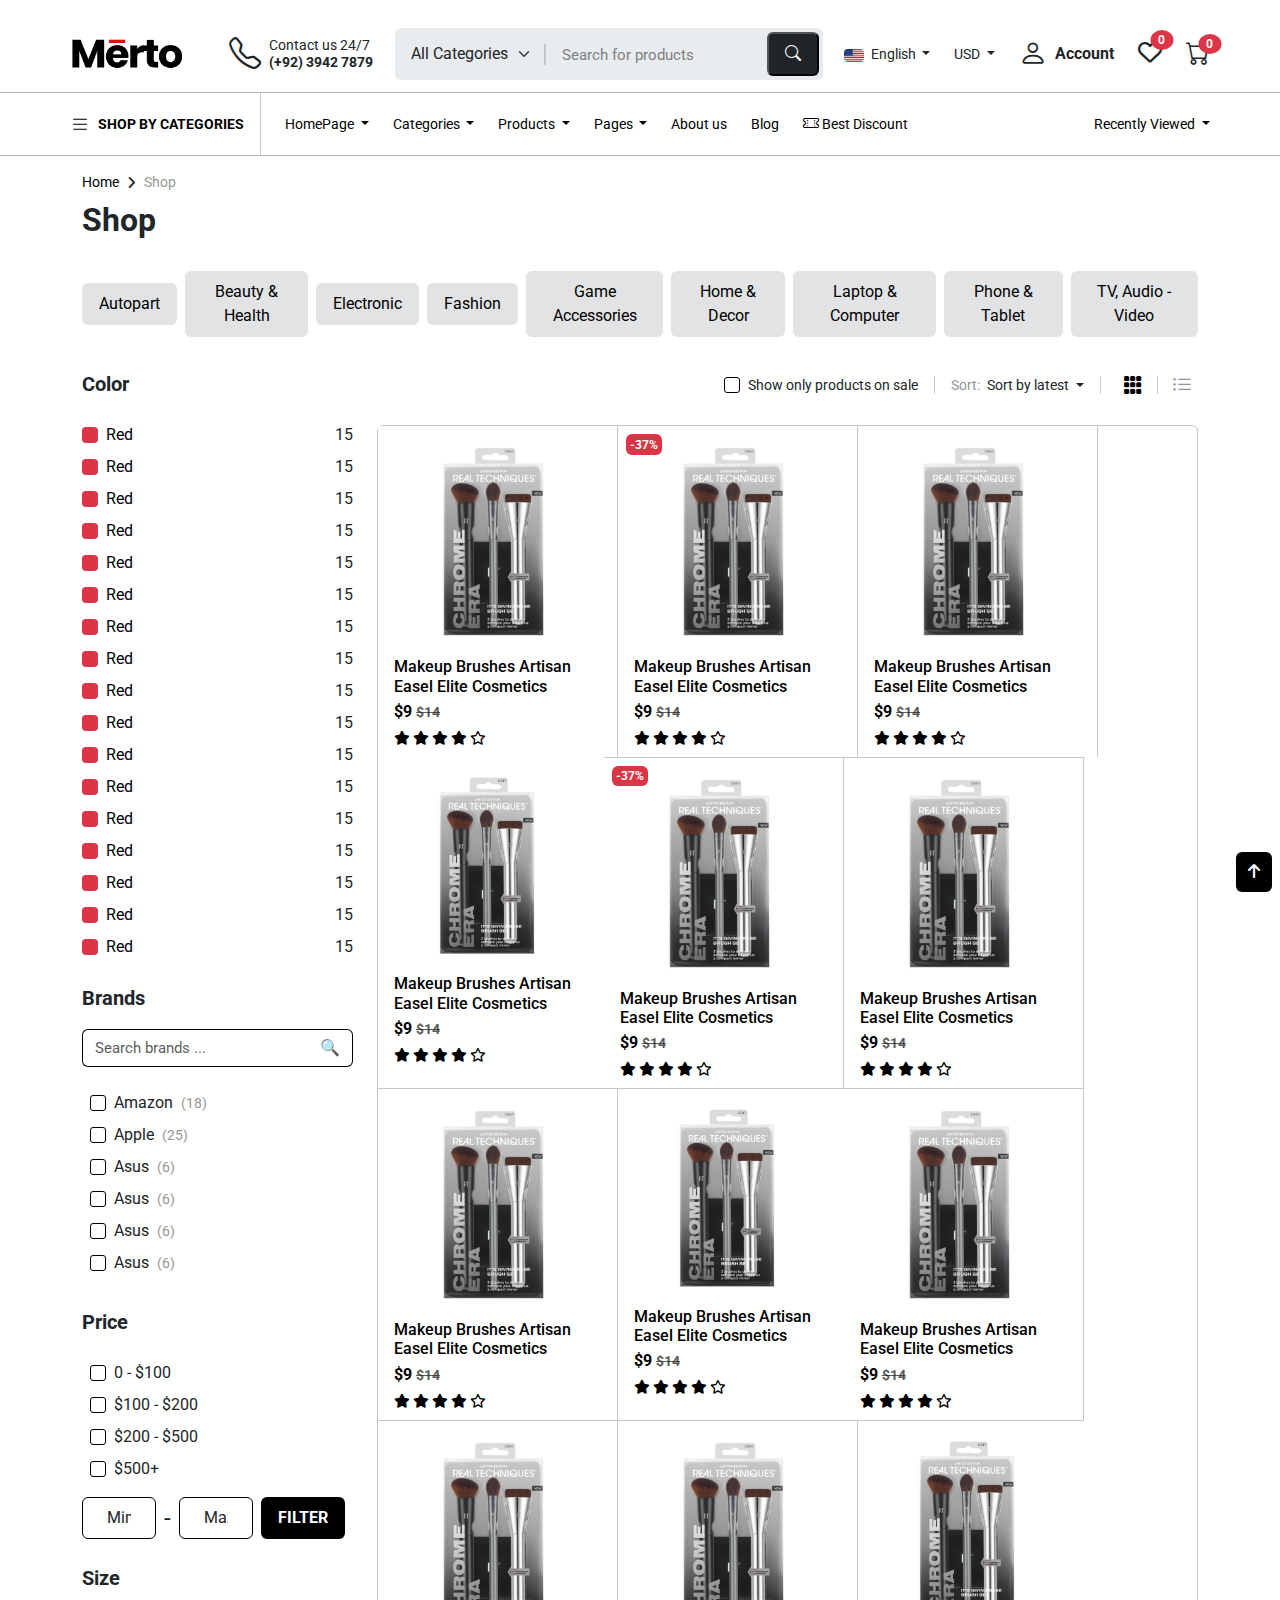
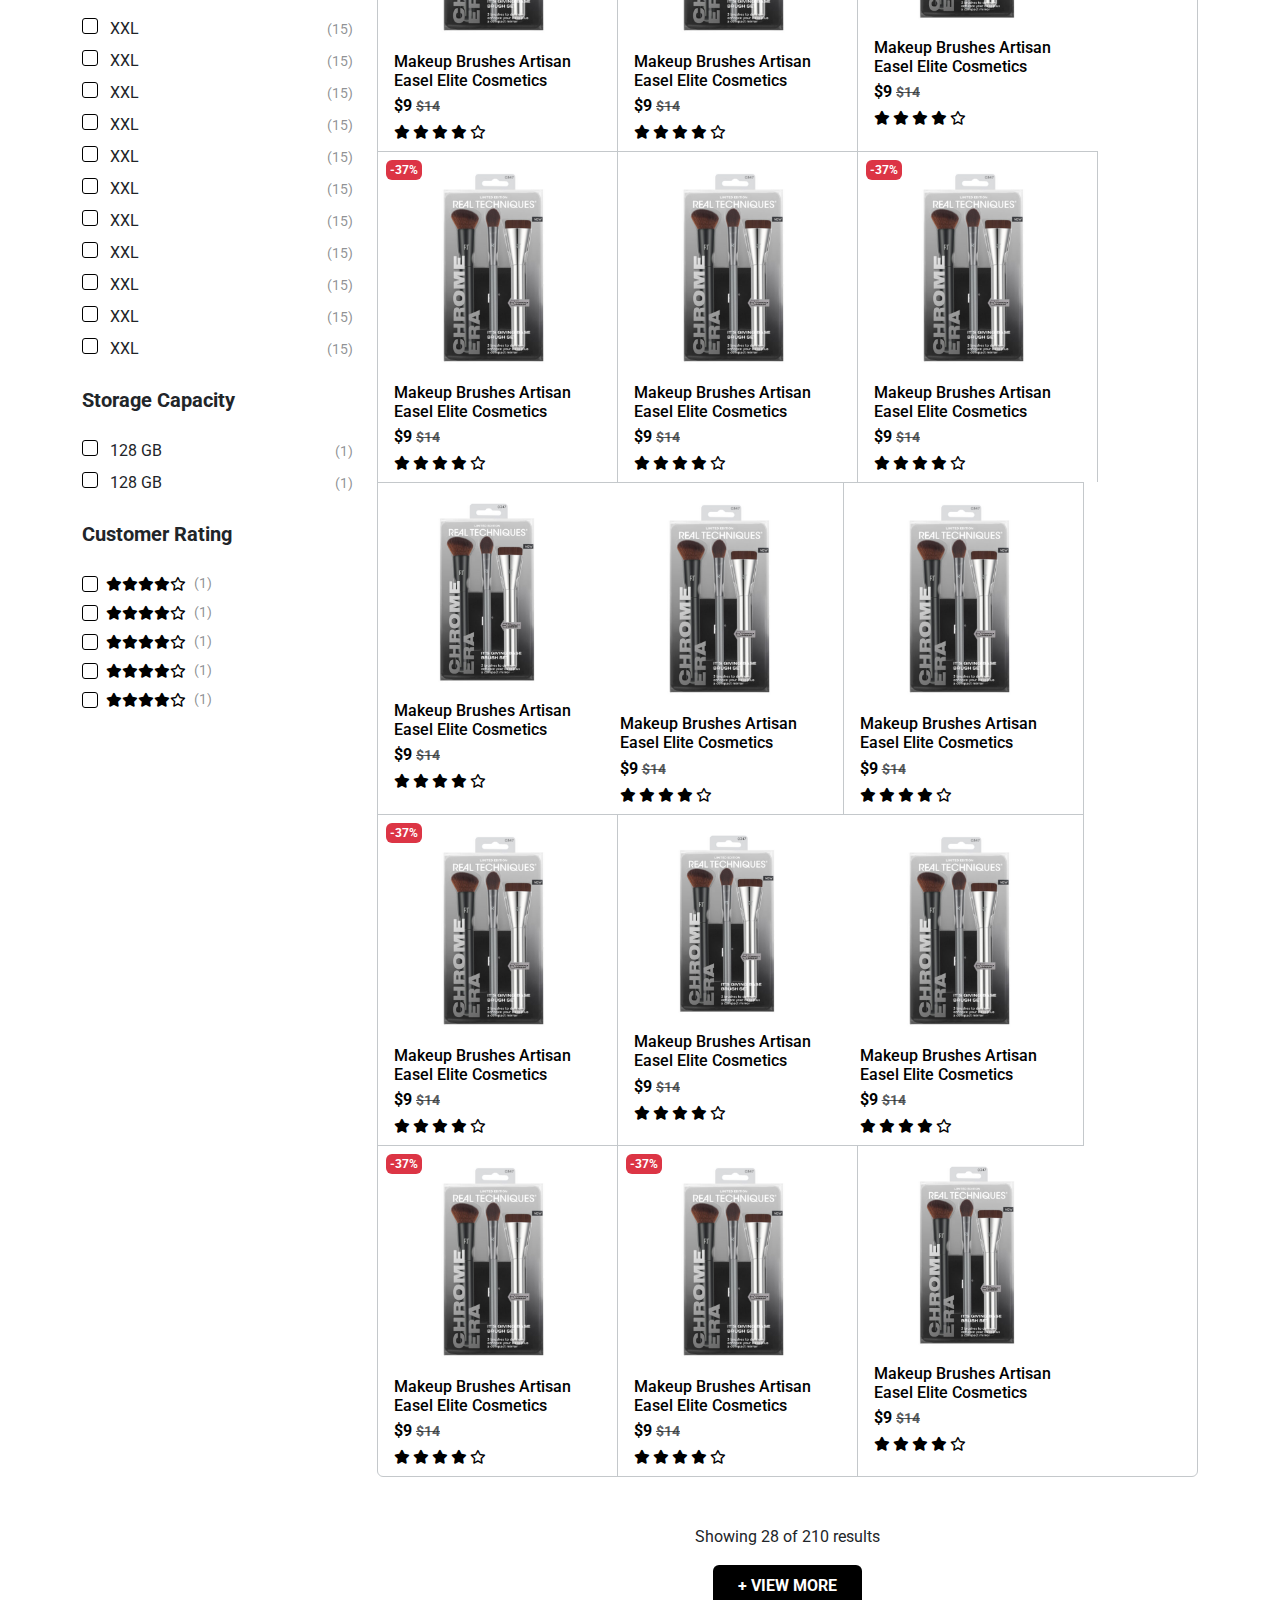
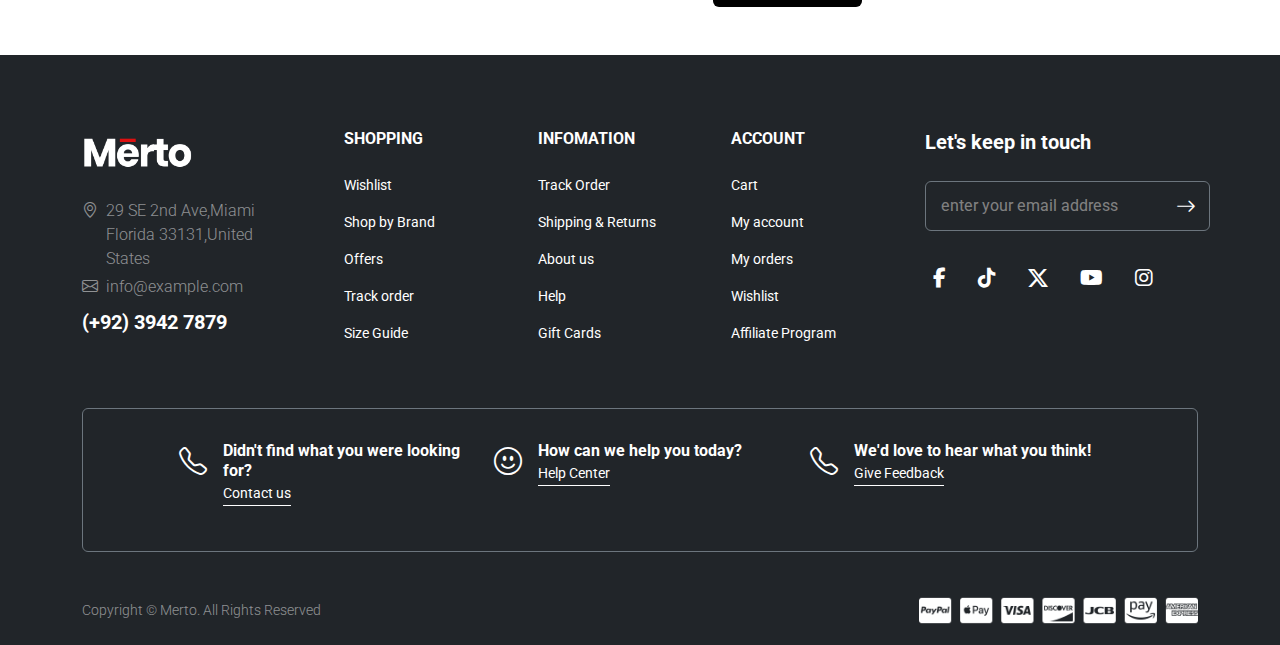
<file: final project/shop.html>
<!DOCTYPE html>
<html lang="en">

<head>
    <meta charset="UTF-8">
    <meta name="viewport" content="width=device-width, initial-scale=1.0">
    <title>Metro</title>
    <link rel="icon" type="image/png" href="img/title2.jpg">
    <meta name="keywords" content="">
    <meta name="description" content="">
    <link rel="preconnect" href="https://fonts.googleapis.com">
    <link rel="preconnect" href="https://fonts.gstatic.com" crossorigin>
    <link
        href="https://fonts.googleapis.com/css2?family=DM+Sans:ital,opsz,wght@0,9..40,100..1000;1,9..40,100..1000&family=Raleway:ital,wght@0,100..900;1,100..900&family=Roboto:ital,wght@0,100..900;1,100..900&family=Rubik:wght@900&display=swap"
        rel="stylesheet">
    <link rel="stylesheet" href="https://cdn.jsdelivr.net/npm/bootstrap@5.3.7/dist/css/bootstrap.min.css">
    <link rel="stylesheet" href="css/style.css">
    <link rel="stylesheet" href="css/all.min.css">
    <link rel="stylesheet" href="https://cdn.jsdelivr.net/npm/bootstrap-icons@1.13.1/font/bootstrap-icons.min.css">
    <link rel="stylesheet" href="https://cdnjs.cloudflare.com/ajax/libs/OwlCarousel2/2.3.4/assets/owl.carousel.min.css">
    <link rel="stylesheet"
        href="https://cdnjs.cloudflare.com/ajax/libs/OwlCarousel2/2.3.4/assets/owl.theme.default.min.css">
</head>

<body class="position-relative">
    <button class="bg-black px-2 py-2 border-0 rounded-2 position-fixed bottom-0 end-0 m-2" id="up"><i
            class="fa-solid fa-arrow-up text-white fs-6 mx-1"></i></button>
    <nav class="navbar pt-3 pb-0">
        <div class="container px-0">
            <div id="stickyHeader" class="bg-white z-3">
                <div class="d-flex align-items-center justify-content-between w-100 py-2">
                    <div class=" col-6  naaav d-none">
                        <a class="btn fs-3" data-bs-toggle="offcanvas" href="#offcanvasExample" role="button"
                            aria-controls="offcanvasExample">
                            <i class="bi bi-list"></i>
                        </a>
                        <div class="offcanvas offcanvas-start" tabindex="-1" id="offcanvasExample"
                            aria-labelledby="offcanvasExampleLabel">
                            <div class="offcanvas-header d-flex align-items-center w-100  p-0 border-bottom">
                                <ul class="nav w-100 row g-0 mb-0" id="pills-tab" role="tablist">
                                    <li class="nav-item col-2 bg-body-secondary">
                                        <button
                                            class="nav-link active text-black d-flex align-items-center h-100 w-100 border-0 rounded-0"
                                            id="pills-home-tab" data-bs-toggle="pill" data-bs-target="#pills-homee"
                                            type="button" role="tab" aria-controls="pills-homee" aria-selected="true">
                                            <i class="bi bi-list fs-4"></i>
                                            </button>
                                    </li>
                                    <li class="nav-item col-8 bg-body-secondary">
                                        <button
                                            class="nav-link text-white text-uppercase fw-bold d-flex align-items-center  h-100 w-100 border-0 rounded-0"
                                            id="pills-profile-tab" data-bs-toggle="pill"
                                            data-bs-target="#pills-profilee" type="button" role="tab"
                                            aria-controls="pills-profilee" aria-selected="false">
                                            SHOP BY CATEGORIES <span class="ps-2">+</span>
                                        </button>
                                    </li>
                                    <li class="nav-item col-2 bg-body-secondary">
                                        <div class="h-100 w-100 d-flex align-items-center ">
                                            <button type="button" class="btn-close m-0 p-0" data-bs-dismiss="offcanvas"
                                                aria-label="Close"></button>
                                        </div>
                                    </li>

                                </ul>
                            </div>

                            <div class="offcanvas-body">
                                <div class="tab-content" id="pills-tabContent">
                                    <div class="tab-pane fade show active" id="pills-homee" role="tabpanel"
                                        aria-labelledby="pills-home-tab" tabindex="0">
                                        <div class="container">
                                            <div class="d-flex flex-column gap-2">
                                                <div class="d-flex justify-content-between phone">
                                                    <a href="" class="text-black text-decoration-none">Homepage</a>
                                                    <a href="" class="text-black text-decoration-none phone">+</a>
                                                </div>
                                                <div class="d-flex justify-content-between phone">
                                                    <a href="" class="text-black text-decoration-none phone">Categories</a>
                                                    <a href="" class="text-black text-decoration-none phone">+</a>
                                                </div>
                                                <div class="d-flex justify-content-between phone">
                                                    <a href="" class="text-black text-decoration-none phone">products</a>
                                                    <a href="" class="text-black text-decoration-none phone">+</a>
                                                </div>
                                                <div class="d-flex justify-content-between phone">
                                                    <a href="" class="text-black text-decoration-none phone">pages</a>
                                                    <a href="" class="text-black text-decoration-none phone">+</a>
                                                </div>
                                                <div class="d-flex justify-content-between phone">
                                                    <a href="" class="text-black text-decoration-none phone">About Us</a>
                                                </div>
                                                <div class="d-flex justify-content-between phone">
                                                    <a href="" class="text-black text-decoration-none phone">Blog</a>
                                                </div>
                                                <div class="d-flex align-items-center phone">
                                                    <a class=" text-decoration-none small text-black fw-normal phone"
                                                        href="#">
                                                        <i
                                                            class="bi bi-ticket-perforated fs-6 text-black fw-bold phone"></i>
                                                        Best Discount</a>
                                                </div>
                                                <div class="d-flex justify-content-between phone">
                                                    <a href=""
                                                        class="text-black text-decoration-none text-body-secondary">recently
                                                        viewed</a>
                                                    <a href="" class="text-black text-decoration-none">+</a>
                                                </div>
                                            </div>
                                                            <span class="border-bottom border-secondary-subtle w-100"></span>

                                            <div class="d-flex flex-column gap-2">
                                                <div class="d-flex gap-2 phone">
                                                    <a href="" class="text-body-secondary text-decoration-none">
                                                        <i class="bi bi-heart"></i>
                                                        <span>Wishlist</span>
                                                        <span>(0)</span>
                                                    </a>
                                                </div>
                                                <div class="d-flex gap-2 phone">
                                                    <a href="" class="text-body-secondary text-decoration-none">
                                                        <i class="bi bi-person "></i><span> Account</span>
                                                    </a>
                                                </div>
                                            </div>
                                                            <span class="border border-secondary-subtle w-100"></span>

                                            <div class="d-flex flex-column gap-3">
                                                <div class="d-flex flex-wrap gap-3">
                                                    <a class="text-black text-decoration-none phone" href="#"><img
                                                            src="img/Bandeira de Portugal.jpeg" width="15px">English</a>
                                                    <a class="text-black text-decoration-none phone" href="#"> <img
                                                            src="img/Bandeira de Portugal.jpeg" width="15px"> Español</a>
                                                    <a class="text-black text-decoration-none phone" href="#"><img
                                                            src="img/Bandeira de Portugal.jpeg" width="15px"> Français</a>
                                                    <a class="text-black text-decoration-none phone" href="#"><img
                                                            src="img/Bandeira de Portugal.jpeg" width="15px"> portugues</a>
                                                </div>
                                                <div class="d-flex flex-wrap gap-3">
                                                    <a class="text-black text-decoration-none phone" href="#">USD</a>
                                                    <a class="text-black text-decoration-none phone" href="#">EUR</a>
                                                    <a class="text-black text-decoration-none phone" href="#">BRL</a>

                                                </div>
                                            </div>
                                        </div>
                                    </div>
                                    <div class="tab-pane fade" id="pills-profilee" role="tabpanel"
                                        aria-labelledby="pills-profile-tab" tabindex="0">
                                        
                                    </div>
                                </div>
                            </div>
                        </div>
                    </div>
                    <img src="img/logo.png" class="navbar-brand w-9 me-4 gap-4">
                    <a href="#" class="text-decoration-none text-dark  d-flex align-items-center phone">
                        <i class="bi bi-telephone me-2 fs-2 fw-bolder"></i>
                        <span class="d-flex flex-column lh-sm">
                            <span class="small">Contact us 24/7</span>
                            <span class="fw-bold small">(+92) 3942 7879</span>
                        </span>
                    </a>
                    <div class="header-center d-flex py-1">
                        <div class="position-relative w-100 mx-auto" style="max-width: 600px; z-index: 1050;"
                            id="searchContainer">
                            <form
                                class="d-flex bg-body-secondary p-1 rounded-2 align-items-center z-1 position-relative">
                                <select class="form-select bg-body-secondary border-0 w-auto fs-6 shadow-none"
                                    aria-label="select example">
                                    <option selected>All Categories</option>
                                    <option value="1">One</option>
                                    <option value="2">Two</option>
                                    <option value="3">Three</option>
                                    <option value="1">One</option>
                                    <option value="2">Two</option>
                                    <option value="3">Three</option>
                                </select>
                                <input type="search" placeholder="Search for products" id="searchInput"
                                    class=" bg-body-secondary h-50 border-0 border-start border-2 rounded-0 border-secondary-subtle ps-3 flex-grow-1">
                                <button class="bg-dark py-2 px-3 rounded-2 text-white"><i
                                        class="bi bi-search"></i></button>

                            </form>
                            <div id="searchDropdown"
                                class="position-absolute start-50 translate-middle-x top-0 bg-white px-4 rounded shadow d-none z-0 "
                                style="min-width: 110%; margin-top: -1rem;height: 300px;">
                                <div style="padding-top: 23%;">
                                    <p class="mb-2 fw-bold">Popular search</p>
                                    <div class="d-flex flex-wrap gap-2 ">
                                        <a href="#" class="btn border-secondary-subtle buy-red-hover btn-sm">smartphone</a>
                                        <a href="#" class="btn border-secondary-subtle buy-red-hover btn-sm">laptop</a>
                                        <a href="#" class="btn border-secondary-subtle buy-red-hover btn-sm">home & decor</a>
                                        <a href="#" class="btn border-secondary-subtle buy-red-hover btn-sm">furniture</a>
                                        <a href="#" class="btn border-secondary-subtle buy-red-hover btn-sm">camera</a>
                                         <a href="#" class="btn border-secondary-subtle buy-red-hover btn-sm">furniture</a>
                                        <a href="#" class="btn border-secondary-subtle buy-red-hover btn-sm">camera</a>
                                         <a href="#" class="btn border-secondary-subtle buy-red-hover btn-sm">furniture</a>
                                          <a href="#" class="btn border-secondary-subtle buy-red-hover btn-sm">smartphone</a>
                                        <a href="#" class="btn border-secondary-subtle buy-red-hover btn-sm">laptop</a>
                                    </div>
                                </div>
                            </div>
                        </div>
                    </div>
                    <div id="searchOverlay"></div>
                    <div class="d-flex align-items-center gap-4">
                        <div class="dropdown">
                            <a class="text-dark text-decoration-none dropdown-toggle phone small" href="#" role="button"
                                data-bs-toggle="dropdown">
                                <img src="img/United States Of America Usa American Flag Cool Wall Patriotic Posters American Flag Poster Of Flags For Wall American Eagle Wall Art Cool Wall Art Print Poster 36x24.jpeg"
                                    width="20" class="me-1 rounded-1"> English
                            </a>
                            <ul class="dropdown-menu text-center py-3">
                                <li><a class="dropdown-item phone small p-2" href="#"><img
                                            src="img/Reino da Espanha - 1981-Atualmente.jpeg" width="20"
                                            class="me-1 rounded-1">Espanol</a></li>
                                <li><a class="dropdown-item phone small p-2" href="#"><img
                                            src="img/File_Flag of France_svg - Wikimedia Commons.jpeg" width="20"
                                            class="me-1 rounded-1"> French</a></li>
                                <li><a class="dropdown-item phone small ms-1 p-2" href="#"><img
                                            src="img/Bandeira de Portugal.jpeg" width="20"
                                            class="me-1 rounded-1">Portugos</a></li>
                            </ul>
                        </div>

                        <div class="dropdown">
                            <a class=" text-decoration-none dropdown-toggle phone small text-dark" href="#"
                                role="button" data-bs-toggle="dropdown">
                                USD
                            </a>
                            <ul class="dropdown-menu text-center py-3">
                                <li><a class="dropdown-item phone small p-2" href="#">EUR</a></li>
                                <li><a class="dropdown-item phone small p-2" href="#">BRL</a></li>
                            </ul>
                        </div>

                        <div>
                            <a href="#" class="text-dark text-decoration-none d-flex align-items-center phone"
                                data-bs-toggle="modal" data-bs-target="#accountModal">
                                <i class="bi bi-person fs-3 pe-2"></i>
                                <span class="fw-bold fs-6">Account</span>
                            </a>
                        </div>

                        <div class="modal fade" id="accountModal" tabindex="-1" aria-hidden="true">
                            <div class="modal-dialog modal-dialog-centered modal-lg">
                                <div class="modal-content overflow-hidden rounded-0">
                                    <div class="row g-0">
                                        <div class="col-md-6 d-none d-md-block">
                                            <img src="img/login-banner.jpg" class=" h-100 w-100 object-fit-cover"
                                                alt="Login Image">
                                        </div>
                                        <div class="col-md-6  position-relative">
                                            <button type="button"
                                                class="btn bg-dark text-white position-absolute top-0 end-0 p-1 rounded-end-0 rounded-top-0 hover-red"
                                                data-bs-dismiss="modal" aria-label="Close">
                                                <i class="bi bi-x-lg"></i>
                                            </button>

                                            <h5 class="fw-bold text-center pt-lg-5">Login</h5>

                                            <form class="m-auto px-lg-5 p-4 py-0">
                                                <input type="text"
                                                    class="form-control my-3 bg-body-secondary py-2 ps-3 fs-6"
                                                    placeholder="Username or Email*" required>
                                                <input type="password"
                                                    class="form-control mb-3 bg-body-secondary py-2  ps-3 fs-6"
                                                    placeholder="Password*" required>

                                                <div class="d-flex justify-content-between align-items-center mb-3">
                                                    <div class="form-check">
                                                        <input class="form-check-input text-primary" type="checkbox"
                                                            value="" id="rememberMe">
                                                        <label class="form-check-label text-secondary small"
                                                            for="rememberMe">Remember me</label>
                                                    </div>
                                                    <a href="#" class=" text-secondary small">Forgot?</a>
                                                </div>

                                                <button type="submit"
                                                    class="btn bg-dark text-white w-100 mb-3 hover-red py-2 mb-5">Login</button>
                                            </form>
                                            <hr class="w-100 border-2 border-secondary-subtle">
                                            <p class="text-center text-secondary">
                                                Don’t have an account?
                                                <a href="#" class=" text-dark">Register</a>
                                            </p>
                                        </div>
                                    </div>
                                </div>
                            </div>
                        </div>

                        <div class="position-relative">
                            <a href="#" class="text-dark phone">
                                <i class="fa-regular fa-heart fs-4 "></i>
                            </a>
                            <span
                                class="position-absolute top-0 start-100 translate-middle badge rounded-circle bg-danger p-1 px-2 text-white">
                                0
                            </span>
                        </div>

                        <div class="position-relative">
                            <a href="#" data-bs-toggle="offcanvas" data-bs-target="#cartOffcanvas"
                                class="text-dark phone">
                                <i class="bi bi-cart fs-4 fw-bolder"></i>
                            </a>
                            <span
                                class="position-absolute bottom-50 start-100 translate-middle-x badge rounded-circle bg-danger p-1 px-2 text-white">
                                0
                            </span>
                        </div>
                        <div class="offcanvas offcanvas-end px-3 py-2" tabindex="-1" id="cartOffcanvas"
                            aria-labelledby="cartOffcanvasLabel">
                            <div class="offcanvas-header justify-content-between p-0 py-1">
                                <h5 class="offcanvas-title" id="cartOffcanvasLabel">Shopping Cart <span
                                        class="text-secondary small ps-sm-1">(0 items)</span></h5>
                                <button data-bs-dismiss="offcanvas"
                                    class="text-black bg-transparent shadow-none phone border-0" aria-label="Close"><i
                                        class="bi bi-x fs-3"></i></button>
                            </div>
                            <div class="offcanvas-body text-center justify-content-sm-evenly d-flex flex-column">
                                <img src="img/cart.png" alt="Empty Cart"
                                    class="img-fluid w-50 opacity-25 align-self-center">
                            </div>
                            <div class="text-center">
                                <hr class="w-100 border-2 border-secondary-subtle lh-1">
                                <p class="text-dark fs-6">Free Shipping on All Orders Over <span
                                        class="text-danger">$250</span></p>
                                <button class="btn btn-dark mt-3 mb-3 w-100 hover-red small py-1 border-0">CONTINUE
                                    SHOPPING</button>
                            </div>
                        </div>
                    </div>
                </div>
            </div>
        </div>
        <section class="container-fluid border border-dark-subtle border-end-0 border-start-0">
            <div class="container px-0 d-flex align-items-center justify-content-between">
                <div class="justify-content-start gap-4 d-flex align-items-center">
                    <div class="d-flex align-items-center border-end h-100 border-1 border-secondary-subtle py-3">
                        <a href="#" data-bs-toggle="offcanvas" data-bs-target="#categoryOffcanvas"
                            class="text-decoration-none pe-3 text-black phone d-flex align-items-center fw-bold ">
                            <i class="bi bi-list fs-5 pe-2 "></i>
                            <span class="small">SHOP BY CATEGORIES</span>
                        </a>
                    </div>
                    <div class="offcanvas offcanvas-start w-20" tabindex="-1" id="categoryOffcanvas"
                        aria-labelledby="categoryOffcanvasLabel">
                        <div class="py-2 ps-3 bg-black">
                            <div class="text-white d-flex align-items-center fw-bold ">
                                <i class="bi bi-list fs-5 pe-2 "></i>
                                <span class="small">SHOP BY CATEGORIES</span>
                            </div>
                        </div>
                        <div class="offcanvas-body  align-content-start d-flex flex-column px-0 py-0">
                            <div class="dropdown list-group dropend ">
                                <a class="dropdown-toggle text-decoration-none dropdown-toggle fs-6 text-black list-group-item line fw-normal custom-toggle py-2"
                                    href="#" role="button" data-bs-toggle="dropdown">
                                    <i class="fa-solid fa-shirt pe-2"></i>
                                    <span class="">Fashon</span>
                                </a>
                                <ul class="dropdown-menu text-center py-3 custom-menu-outside">
                                    <li><a class="dropdown-item small p-2" href="#">EUR</a></li>
                                    <li><a class="dropdown-item small p-2" href="#">BRL</a></li>
                                </ul>
                            </div>
                            <div class="dropdown list-group dropend ">
                                <a class="dropdown-toggle text-decoration-none dropdown-toggle fs-6 text-black list-group-item line fw-n custom-toggle py-2"
                                    href="#" role="button" data-bs-toggle="dropdown">
                                    <i class="fa-solid fa-shirt pe-2"></i>
                                    <span class="">Phone & Tablet</span>
                                </a>
                                <ul class="dropdown-menu text-center py-3 custom-menu-outside">
                                    <li><a class="dropdown-item small p-2" href="#">EUR</a></li>
                                    <li><a class="dropdown-item small p-2" href="#">BRL</a></li>
                                </ul>
                            </div>
                            <div class="dropdown list-group dropend ">
                                <a class="dropdown-toggle text-decoration-none dropdown-toggle fs-6 text-black list-group-item line fw-normal py-2 custom-toggle"
                                    href="#" role="button" data-bs-toggle="dropdown">
                                    <i class="fa-solid fa-shirt pe-2"></i>
                                    <span>Laptop & Computer</span>
                                </a>
                                <ul class="dropdown-menu text-center py-3 custom-menu-outside">
                                    <li><a class="dropdown-item small p-2" href="#">EUR</a></li>
                                    <li><a class="dropdown-item small p-2" href="#">BRL</a></li>
                                </ul>
                            </div>
                            <div class="dropdown list-group dropend ">
                                <a class="dropdown-toggle text-decoration-none dropdown-toggle fs-6 text-black list-group-item line fw-normal py-2 custom-toggle"
                                    href="#" role="button" data-bs-toggle="dropdown">
                                    <i class="fa-solid fa-shirt pe-2"></i>
                                    <span class="">TV, Audio - Video</span>
                                </a>
                                <ul class="dropdown-menu text-center py-3 custom-menu-outside">
                                    <li><a class="dropdown-item small p-2" href="#">EUR</a></li>
                                    <li><a class="dropdown-item small p-2" href="#">BRL</a></li>
                                </ul>
                            </div>
                            <div class=" list-group dropend ">
                                <a class=" text-decoration-none fs-6 text-black list-group-item line fw-normal py-2 "
                                    href="#" role="button">
                                    <i class="fa-solid fa-shirt pe-2"></i>
                                    <span class="">Camera & photo</span>
                                </a>
                            </div>
                            <div class="dropdown list-group dropend ">
                                <a class="dropdown-toggle text-decoration-none dropdown-toggle fs-6 text-black list-group-item line fw-normal py-2 custom-toggle"
                                    href="#" role="button" data-bs-toggle="dropdown">
                                    <i class="fa-solid fa-shirt pe-2"></i>
                                    <span class="">Home & Decor</span>
                                </a>
                                <ul class="dropdown-menu text-center py-3 custom-menu-outside">
                                    <li><a class="dropdown-item small p-2" href="#">EUR</a></li>
                                    <li><a class="dropdown-item small p-2" href="#">BRL</a></li>
                                </ul>
                            </div>
                            <div class="dropdown list-group dropend ">
                                <a class="dropdown-toggle text-decoration-none dropdown-toggle fs-6 text-black list-group-item line fw-normal py-2 custom-toggle"
                                    href="#" role="button" data-bs-toggle="dropdown">
                                    <i class="fa-solid fa-shirt pe-2"></i>
                                    <span class="">Beauty & Health</span>
                                </a>
                                <ul class="dropdown-menu text-center py-3 custom-menu-outside">
                                    <li><a class="dropdown-item small p-2" href="#">EUR</a></li>
                                    <li><a class="dropdown-item small p-2" href="#">BRL</a></li>
                                </ul>
                            </div>
                            <div class=" list-group">
                                <a class="e text-decoration-none fs-6 text-black list-group-item line fw-normal py-2"
                                    href="#" role="button">
                                    <i class="fa-solid fa-shirt pe-2"></i>
                                    <span class="">Game Accessories</span>
                                </a>
                            </div>
                            <div class="dropdown list-group dropend ">
                                <a class="dropdown-toggle text-decoration-none dropdown-toggle fs-6 text-black list-group-item line fw-normal py-2 custom-toggle"
                                    href="#" role="button" data-bs-toggle="dropdown">
                                    <i class="fa-solid fa-shirt pe-2"></i>
                                    <span class="">Autopart</span>
                                </a>
                                <ul class="dropdown-menu text-center py-3 custom-menu-outside">
                                    <li><a class="dropdown-item small p-2" href="#">EUR</a></li>
                                    <li><a class="dropdown-item small p-2" href="#">BRL</a></li>
                                </ul>
                            </div>

                        </div>

                    </div>
                    <div class="dropdown position-static justify-content-between d-flex align-items-center">
                        <a class="text-decoration-none dropdown-toggle phone small text-black fw-normal" href="#"
                            role="button" data-bs-toggle="dropdown">
                            HomePage
                        </a>

                        <div
                            class="dropdown-menu mega-dropdown-menu w-100 rounded-0 bg-body-secondary mt-0 shadow-sm pt-4">

                            <div class="d-flex justify-content-center gap-5">

                                <div class=" shadow-hover">
                                    <a href="#" class="text-decoration-none ">
                                        <div class="card align-items-center border-0 rounded-3" style="width: 17rem;">
                                            <img src="img/mega-home-1.jpg" class="card-img-top" alt="">
                                            <div class="card-body py-3">
                                                <p class="card-text small fw-semibold">Supermarket 01</p>
                                            </div>
                                        </div>
                                    </a>
                                </div>
                                <div class=" shadow-hover">
                                    <a href="#" class="text-decoration-none ">
                                        <div class="card align-items-center border-0 rounded-3" style="width: 17rem;">
                                            <img src="img/mega-home-2.jpg" class="card-img-top" alt="">
                                            <div class="card-body py-3">
                                                <p class="card-text small fw-semibold">Supermarket 02</p>
                                            </div>
                                        </div>
                                    </a>
                                </div>
                                <div class=" shadow-hover">
                                    <a href="#" class="text-decoration-none ">
                                        <div class="card align-items-center border-0 rounded-3" style="width: 17rem;">
                                            <img src="img/mega-home-3.jpg" class="card-img-top" alt="">
                                            <div class="card-body py-3">
                                                <p class="card-text small fw-semibold">Supermarket 03</p>
                                            </div>
                                        </div>
                                    </a>
                                </div>
                                <div class=" shadow-hover">
                                    <a href="#" class="text-decoration-none ">
                                        <div class="card align-items-center border-0 rounded-3" style="width: 17rem;">
                                            <img src="img/mega-home-4.jpg" class="card-img-top" alt="">
                                            <div class="card-body py-3">
                                                <p class="card-text small fw-semibold">Supermarket 04</p>
                                            </div>
                                        </div>
                                    </a>
                                </div>
                            </div>
                            <div class="d-flex justify-content-center gap-5 p-4">
                                <div class=" shadow-hover">
                                    <a href="#" class="text-decoration-none ">
                                        <div class="card align-items-center border-0 rounded-3" style="width: 17rem;">
                                            <img src="img/mega-home-5.jpg" class="card-img-top" alt="">
                                            <div class="card-body py-3">
                                                <p class="card-text small fw-semibold">Supermarket 05</p>
                                            </div>
                                        </div>
                                    </a>
                                </div>
                                <div class=" shadow-hover">
                                    <a href="#" class="text-decoration-none ">
                                        <div class="card align-items-center border-0 rounded-3" style="width: 17rem;">
                                            <img src="img/mega-home-6.jpg" class="card-img-top" alt="">
                                            <div class="card-body py-3">
                                                <p class="card-text small fw-semibold">Supermarket 06</p>
                                            </div>
                                        </div>
                                    </a>
                                </div>

                            </div>
                        </div>
                    </div>

                    <div class="dropdown position-static">
                        <a class="text-decoration-none dropdown-toggle phone small text-black fw-normal" href="#"
                            role="button" data-bs-toggle="dropdown">
                            Categories
                        </a>

                        <div class="dropdown-menu mega-dropdown-menu w-100 rounded-0 px-2 py-3 mt-0 shadow-sm">
                            <div class="container-fluid align-content-center col-10">
                                <div class="row justify-content-evenly small">
                                    <div class="col-12 col-md-2">
                                        <p class="fw-semibold mb-2">SHOP LAYOUTS</>
                                        <ul class="list-unstyled ">
                                            <li><a class="dropdown-item p-0 my-3 phone" href="#">Top Categories - Style
                                                    1</a></li>
                                            <li><a class="dropdown-item p-0 my-3 phone" href="#">Top Categories - Style
                                                    2</a></li>
                                            <li><a class="dropdown-item p-0 my-3 phone" href="#">Top Brands</a></li>
                                            <li><a class="dropdown-item p-0 my-3 phone" href="#">Collapse Scroll
                                                    Sidebar</a>
                                            </li>
                                            <li><a class="dropdown-item p-0 my-3 phone" href="#">List Layout</a></li>
                                            <li><a class="dropdown-item p-0 my-3 phone" href="#">Top Banner</a></li>
                                            <li><a class="dropdown-item p-0 my-3 phone" href="#">Filter Sidebar</a></li>
                                            <li><a class="dropdown-item p-0 my-3 phone" href="#">Bottom Banner</a></li>
                                        </ul>
                                    </div>
                                    <div class="col-12 col-md-2">
                                        <p class="fw-semibold mb-2">SHOP LAYOUTS</p>
                                        <ul class="list-unstyled ">
                                            <li><a class="dropdown-item p-0 my-3 phone" href="#">Load More Button</a>
                                            </li>
                                            <li><a class="dropdown-item p-0 my-3 phone" href="#">Infinity Scroll</a>
                                            </li>
                                            <li><a class="dropdown-item p-0 my-3 phone" href="#">Ajax Pagination</a>
                                            </li>
                                            <li><a class="dropdown-item p-0 my-3 phone" href="#">Furniture</a></li>
                                            <li><a class="dropdown-item p-0 my-3 phone" href="#">Electronic</a></li>
                                            <li><a class="dropdown-item p-0 my-3 phone" href="#">Autopart</a></li>
                                            <li><a class="dropdown-item p-0 my-3 phone" href="#">Cosmetic</a></li>
                                        </ul>
                                    </div>
                                    <div class="col-md-5 d-none d-md-block">
                                        <img src="img/laptop.png" alt="Preview" class="img-fluid ">
                                    </div>
                                </div>
                            </div>
                        </div>
                    </div>
                    <div class="dropdown">
                        <a class=" text-decoration-none dropdown-toggle phone small text-black fw-normal" href="#"
                            role="button" data-bs-toggle="dropdown">
                            Products
                        </a>
                        <div class="col-12 col-md-3">
                            <ul class="dropdown-menu pe-5 ps-2 rounded-0">
                                <li><a class="dropdown-item phone small py-2 " href="#">Simple product</a></li>
                                <li><a class="dropdown-item phone small py-2" href="#">Variable Label Attribute</a></li>
                                <li><a class="dropdown-item phone small py-2" href="#">Variable Dropdown Attribute</a>
                                </li>
                                <li><a class="dropdown-item phone small py-2" href="#">Variable Color Swatch</a></li>
                                <li><a class="dropdown-item phone small py-2" href="#">Variable Variation Thumbnail</a>
                                </li>
                                <li><a class="dropdown-item phone small py-2" href="#">Group product</a></li>
                                <li><a class="dropdown-item phone small py-2" href="#">External product</a></li>
                                <li><a class="dropdown-item phone small py-2" href="#">Vertical thumbnail</a></li>
                                <li><a class="dropdown-item phone small py-2" href="#">Horizontal thumbnail</a></li>
                                <li><a class="dropdown-item phone small py-2" href="#">Summary scrolling</a></li>
                                <li><a class="dropdown-item phone small py-2" href="#">Flash sale</a></li>
                                <li><a class="dropdown-item phone small py-2" href="#">Video + 360 degree</a></li>
                            </ul>
                        </div>
                    </div>
                    <div class="dropdown position-static">
                        <a class="text-decoration-none dropdown-toggle phone small text-black fw-normal" href="#"
                            role="button" data-bs-toggle="dropdown">
                            Pages
                        </a>
                        <div class="dropdown-menu mega-dropdown-menu w-100 rounded-0 px-2 pt-5 mt-0 shadow-sm">
                            <div class="container-fluid align-content-center col-10">
                                <div class="row justify-content-evenly small">
                                    <div class="col-12 col-md-2">
                                        <p class="fw-semibold mb-2">HOMEPAGES</p>
                                        <ul class="list-unstyled ">
                                            <li><a class="dropdown-item p-0 my-2 phone" href="#">Home Supermarket 01</a>
                                            </li>
                                            <li><a class="dropdown-item p-0 my-2 phone" href="#">Home Supermarket 02</a>
                                            </li>
                                            <li><a class="dropdown-item p-0 my-2 phone" href="#">Home Furniture</a></li>
                                            <li><a class="dropdown-item p-0 my-2 phone" href="#">Home Electronic</a>
                                            </li>
                                            <li><a class="dropdown-item p-0 my-2 phone" href="#">Home Autopart</a></li>
                                            <li><a class="dropdown-item p-0 my-2 phone" href="#">Home Cosmetic</a></li>
                                        </ul>
                                        <p class="fw-semibold mb-2 mt-4">ORTHER PAGES</p>
                                        <ul class="list-unstyled ">
                                            <li><a class="dropdown-item p-0 my-2 phone" href="#">Blog</a></li>
                                            <li><a class="dropdown-item p-0 my-2 phone" href="#">About us</a></li>
                                            <li><a class="dropdown-item p-0 my-2 phone" href="#">Contact us</a></li>
                                            <li><a class="dropdown-item p-0 my-2 phone" href="#">Coming soon</a></li>
                                        </ul>
                                    </div>
                                    <div class="col-12 col-md-2">
                                        <p class="fw-semibold mb-2">SUPERMARKET - SHOP</p>
                                        <ul class="list-unstyled ">
                                            <li><a class="dropdown-item p-0 my-2 phone" href="#">Top Categories - styl
                                                    1</a>
                                            </li>
                                            <li><a class="dropdown-item p-0 my-2 phone" href="#">Top Categories - style
                                                    2</a></li>
                                            <li><a class="dropdown-item p-0 my-2 phone" href="#">Top Brand</a></li>
                                            <li><a class="dropdown-item p-0 my-2 phone" href="#">Shop - scroll</a></li>
                                        </ul>
                                        <p class="fw-semibold mb-2 mt-4">FURNITURE - SHOP</p>
                                        <ul class="list-unstyled ">
                                            <li><a class="dropdown-item p-0 my-2 phone" href="#">Top Categories - style
                                                    1</a></li>
                                            <li><a class="dropdown-item p-0 my-2 phone" href="#">Top Categories - style
                                                    2</a></li>
                                            <li><a class="dropdown-item p-0 my-2 phone" href="#">Top Brand</a></li>
                                        </ul>
                                    </div>
                                    <div class="col-12 col-md-2">
                                        <p class="fw-semibold mb-2">ELECTRONIC - SHOP</p>
                                        <ul class="list-unstyled ">
                                            <li><a class="dropdown-item p-0 my-2 phone" href="#">Top Categories - style
                                                    1</a></li>
                                            <li><a class="dropdown-item p-0 my-2 phone" href="#">Top Brand</a></li>
                                        </ul>
                                        <p class="fw-semibold mb-2 mt-4">AUTOMOTIVE - SHOP</p>
                                        <ul class="list-unstyled ">
                                            <li><a class="dropdown-item p-0 my-2 phone" href="#">Top Categories - style
                                                    1</a></li>
                                            <li><a class="dropdown-item p-0 my-2 phone" href="#">Top Categories - style
                                                    2</a></li>
                                            <li><a class="dropdown-item p-0 my-2 phone" href="#">Top Brand</a></li>
                                        </ul>
                                        <p class="fw-semibold mb-2 mt-4">COSMETICS - SHOP</p>
                                        <ul class="list-unstyled ">
                                            <li><a class="dropdown-item p-0 my-2 phone" href="#">Top Categories - style
                                                    1</a></li>
                                            <li><a class="dropdown-item p-0 my-2 phone" href="#">Top Categories - style
                                                    2</a></li>
                                            <li><a class="dropdown-item p-0 my-2 phone" href="#">Top Brand</a></li>
                                        </ul>
                                    </div>

                                    <div class="col-12 col-md-2">
                                        <p class="fw-semibold mb-2">PRODUCT PAGES</p>
                                        <ul class="list-unstyled ">
                                            <li><a class="dropdown-item p-0 my-2 phone" href="#">Simple product</a></li>
                                            <li><a class="dropdown-item p-0 my-2 phone" href="#">Variable - Label
                                                    Attribute</a></li>
                                            <li><a class="dropdown-item p-0 my-2 phone" href="#">Variable - Dropdown
                                                    Attribute</a></li>
                                            <li><a class="dropdown-item p-0 my-2 phone" href="#">Variable - Color
                                                    Swatch</a>
                                            </li>
                                            <li><a class="dropdown-item p-0 my-2 phone" href="#">Variable - Variation
                                                    Thumbnail</a></li>
                                            <li><a class="dropdown-item p-0 my-2 phone" href="#">Group product</a></li>
                                            <li><a class="dropdown-item p-0 my-2 phone" href="#">External product</a>
                                            </li>
                                            <li><a class="dropdown-item p-0 my-2 phone" href="#">Vertical thumbnail</a>
                                            </li>
                                            <li><a class="dropdown-item p-0 my-2 phone" href="#">Horizontal
                                                    thumbnail</a>
                                            </li>
                                            <li><a class="dropdown-item p-0 my-2 phone" href="#">Summary Scrolling</a>
                                            </li>
                                            <li><a class="dropdown-item p-0 my-2 phone" href="#">Flash Sale</a></li>
                                            <li><a class="dropdown-item p-0 my-2 phone" href="#">Video + 360 degree</a>
                                            </li>
                                        </ul>
                                    </div>
                                </div>
                            </div>
                        </div>
                    </div>
                    <div>
                        <a class=" text-decoration-none phone small text-black fw-normal" href="#">About us</a>
                    </div>
                    <div>
                        <a class=" text-decoration-none phone small text-black fw-normal" href="#">Blog</a>
                    </div>
                    <div class="d-flex align-items-cente phone">
                        <a class=" text-decoration-none phone small text-black fw-normal" href="#">
                            <i class="bi bi-ticket-perforated fs-6 text-black fw-bold phone"></i>
                            Best Discount</a>
                    </div>

                </div>
                <div class="dropdown position-static justify-content-end ">
                    <a class="text-decoration-none dropdown-toggle phone small text-black fw-normal" href="#"
                        role="button" data-bs-toggle="dropdown">
                        Recently Viewed
                    </a>
                    <div class="dropdown-menu mega-dropdown-menu rounded-0 w-100 py-5 mt-0 shadow-sm">
                        <div class="d-flex flex-row justify-content-center">
                            <div class="product-card d-flex flex-row gap-1">

                                <div
                                    class="item-card card position-relative hover-icons product-card overflow-hidden shadow-hover">
                                    <div
                                        class="position-absolute top-0 end-0 d-flex flex-column justify-content-center gap-1 p-3 z">
                                        <div class="d-flex align-items-center  ">
                                            <button type="button"
                                                class="bg-body-secondary rounded px-2 py-1 border-0 icon-item"
                                                data-bs-toggle="tooltip" data-bs-placement="left" data-bs-offset="0,12"
                                                data-bs-title="Wishlist">
                                                <i class="fa-regular fa-heart small"></i>
                                            </button>
                                        </div>
                                        <div class="d-flex align-items-center">
                                            <button type="button"
                                                class="bg-body-secondary rounded px-2 py-1 border-0 icon-item"
                                                data-bs-toggle="tooltip" data-bs-placement="left" data-bs-offset="0,12"
                                                data-bs-title="Compare">
                                                <i class="bi bi-arrow-left-right small"></i>
                                            </button>
                                        </div>
                                        <div class="d-flex align-items-center">
                                            <button type="button"
                                                class="bg-body-secondary rounded px-2 py-1 border-0 icon-item"
                                                data-bs-toggle="tooltip" data-bs-placement="left" data-bs-offset="0,12"
                                                data-bs-title="Quick view">
                                                <i class="bi bi-search small"></i>
                                            </button>
                                        </div>
                                        <div class="d-flex align-items-center">
                                            <button type="button"
                                                class="bg-body-secondary rounded px-2 py-1 border-0 icon-item"
                                                data-bs-toggle="tooltip" data-bs-placement="left" data-bs-offset="0,12"
                                                data-bs-title="Add to cart">
                                                <i class="bi bi-cart small"></i>
                                            </button>
                                        </div>
                                    </div>
                                    <a href="#" class="text-decoration-none boder border-end ">
                                        <div class="align-items-start rounded-4" style="width: 13rem;">
                                            <img src="img/lap.jpg" class="card-img-top" alt="">
                                            <div class="card-body p-2">
                                                <h6 class="card-title mb-1 text-black fs-5 phone">Modern Table</h6>
                                                <p class="fw-bold mb-0 fs-6 text-black">
                                                    $569 <span
                                                        class="text-muted text-decoration-line-through small">$1,099</span>
                                                </p>
                                            </div>
                                        </div>
                                    </a>
                                </div>

                                <div
                                    class="item-card card position-relative hover-icons product-card overflow-hidden shadow-hover">
                                    <div class="position-absolute top-0 start-0 bg-danger text-white px-1 rounded m-3">
                                        <span class="small">-35%</span>
                                    </div>
                                    <div
                                        class="position-absolute top-0 end-0 d-flex flex-column justify-content-center gap-1 p-3 z">
                                        <div class="d-flex align-items-center  ">
                                            <button type="button"
                                                class="bg-body-secondary rounded px-2 py-1 border-0 icon-item"
                                                data-bs-toggle="tooltip" data-bs-placement="left" data-bs-offset="0,12"
                                                data-bs-title="Wishlist">
                                                <i class="fa-regular fa-heart small"></i>
                                            </button>
                                        </div>
                                        <div class="d-flex align-items-center">
                                            <button type="button"
                                                class="bg-body-secondary rounded px-2 py-1 border-0 icon-item"
                                                data-bs-toggle="tooltip" data-bs-placement="left" data-bs-offset="0,12"
                                                data-bs-title="Compare">
                                                <i class="bi bi-arrow-left-right small"></i>
                                            </button>
                                        </div>
                                        <div class="d-flex align-items-center">
                                            <button type="button"
                                                class="bg-body-secondary rounded px-2 py-1 border-0 icon-item"
                                                data-bs-toggle="tooltip" data-bs-placement="left" data-bs-offset="0,12"
                                                data-bs-title="Quick view">
                                                <i class="bi bi-search small"></i>
                                            </button>
                                        </div>
                                        <div class="d-flex align-items-center">
                                            <button type="button"
                                                class="bg-body-secondary rounded px-2 py-1 border-0 icon-item"
                                                data-bs-toggle="tooltip" data-bs-placement="left" data-bs-offset="0,12"
                                                data-bs-title="Add to cart">
                                                <i class="bi bi-cart small"></i>
                                            </button>
                                        </div>
                                    </div>
                                    <a href="#" class="text-decoration-none boder border-end ">
                                        <div class="align-items-start rounded-4" style="width: 13rem;">
                                            <img src="img/lap.jpg" class="card-img-top" alt="">
                                            <div class="card-body p-2">
                                                <h6 class="card-title mb-1 text-black fs-5 phone">Modern Table</h6>
                                                <p class="fw-bold mb-0 fs-6 text-black">
                                                    $569 <span
                                                        class="text-muted text-decoration-line-through small">$1,099</span>
                                                </p>
                                            </div>
                                        </div>
                                    </a>
                                </div>
                                <div class="item-card card position-relative hover-icons overflow-hidden shadow-hover">

                                    <div
                                        class="position-absolute top-0 end-0 d-flex flex-column justify-content-center gap-1 p-3 z">
                                        <div class="d-flex align-items-center  ">
                                            <button type="button"
                                                class="bg-body-secondary rounded px-2 py-1 border-0 icon-item"
                                                data-bs-toggle="tooltip" data-bs-placement="left" data-bs-offset="0,12"
                                                data-bs-title="Wishlist">
                                                <i class="fa-regular fa-heart small"></i>
                                            </button>
                                        </div>
                                        <div class="d-flex align-items-center">
                                            <button type="button"
                                                class="bg-body-secondary rounded px-2 py-1 border-0 icon-item"
                                                data-bs-toggle="tooltip" data-bs-placement="left" data-bs-offset="0,12"
                                                data-bs-title="Compare">
                                                <i class="bi bi-arrow-left-right small"></i>
                                            </button>
                                        </div>
                                        <div class="d-flex align-items-center">
                                            <button type="button"
                                                class="bg-body-secondary rounded px-2 py-1 border-0 icon-item"
                                                data-bs-toggle="tooltip" data-bs-placement="left" data-bs-offset="0,12"
                                                data-bs-title="Quick view">
                                                <i class="bi bi-search small"></i>
                                            </button>
                                        </div>
                                        <div class="d-flex align-items-center">
                                            <button type="button"
                                                class="bg-body-secondary rounded px-2 py-1 border-0 icon-item"
                                                data-bs-toggle="tooltip" data-bs-placement="left" data-bs-offset="0,12"
                                                data-bs-title="Add to cart">
                                                <i class="bi bi-cart small"></i>
                                            </button>
                                        </div>
                                    </div>
                                    <a href="#" class="text-decoration-none boder border-end ">
                                        <div class="align-items-start rounded-4" style="width: 13rem;">
                                            <img src="img/lap.jpg" class="card-img-top" alt="">
                                            <div class="card-body p-2">
                                                <h6 class="card-title mb-1 text-black fs-5 phone">Modern Laptop</h6>
                                                <p class="fw-bold mb-0 fs-6 text-black">
                                                    $569
                                                </p>
                                            </div>
                                        </div>
                                    </a>
                                </div>
                                <div
                                    class="item-card card position-relative hover-icons product-card overflow-hidden shadow-hover">
                                    <div class="position-absolute top-0 start-0 bg-danger text-white px-1 rounded m-3">
                                        <span class="small">-35%</span>
                                    </div>
                                    <div
                                        class="position-absolute top-0 end-0 d-flex flex-column justify-content-center gap-1 p-3 z">
                                        <div class="d-flex align-items-center  ">
                                            <button type="button"
                                                class="bg-body-secondary rounded px-2 py-1 border-0 icon-item"
                                                data-bs-toggle="tooltip" data-bs-placement="left" data-bs-offset="0,12"
                                                data-bs-title="Wishlist">
                                                <i class="fa-regular fa-heart small"></i>
                                            </button>
                                        </div>
                                        <div class="d-flex align-items-center">
                                            <button type="button"
                                                class="bg-body-secondary rounded px-2 py-1 border-0 icon-item"
                                                data-bs-toggle="tooltip" data-bs-placement="left" data-bs-offset="0,12"
                                                data-bs-title="Compare">
                                                <i class="bi bi-arrow-left-right small"></i>
                                            </button>
                                        </div>
                                        <div class="d-flex align-items-center">
                                            <button type="button"
                                                class="bg-body-secondary rounded px-2 py-1 border-0 icon-item"
                                                data-bs-toggle="tooltip" data-bs-placement="left" data-bs-offset="0,12"
                                                data-bs-title="Quick view">
                                                <i class="bi bi-search small"></i>
                                            </button>
                                        </div>
                                        <div class="d-flex align-items-center">
                                            <button type="button"
                                                class="bg-body-secondary rounded px-2 py-1 border-0 icon-item"
                                                data-bs-toggle="tooltip" data-bs-placement="left" data-bs-offset="0,12"
                                                data-bs-title="Add to cart">
                                                <i class="bi bi-cart small"></i>
                                            </button>
                                        </div>
                                    </div>
                                    <a href="#" class="text-decoration-none boder border-end">
                                        <div class="align-items-start rounded-4" style="width: 13rem;">
                                            <img src="img/lap.jpg" class="card-img-top" alt="">
                                            <div class="card-body p-2">
                                                <h6 class="card-title mb-1 text-black fs-5 phone">Modern Laptop</h6>
                                                <p class="fw-bold mb-0 fs-6 text-black">
                                                    $569 <span
                                                        class="text-muted text-decoration-line-through small">$1,099</span>
                                                </p>
                                            </div>
                                        </div>
                                    </a>
                                </div>
                                <div class="item-card card position-relative hover-icons overflow-hidden shadow-hover">
                                    <div
                                        class="position-absolute top-0 end-0 d-flex flex-column justify-content-center gap-1 p-3 z">
                                        <div class="d-flex align-items-center  ">
                                            <button type="button"
                                                class="bg-body-secondary rounded px-2 py-1 border-0 icon-item"
                                                data-bs-toggle="tooltip" data-bs-placement="left" data-bs-offset="0,12"
                                                data-bs-title="Wishlist">
                                                <i class="fa-regular fa-heart small"></i>
                                            </button>
                                        </div>
                                        <div class="d-flex align-items-center">
                                            <button type="button"
                                                class="bg-body-secondary rounded px-2 py-1 border-0 icon-item"
                                                data-bs-toggle="tooltip" data-bs-placement="left" data-bs-offset="0,12"
                                                data-bs-title="Compare">
                                                <i class="bi bi-arrow-left-right small"></i>
                                            </button>
                                        </div>
                                        <div class="d-flex align-items-center">
                                            <button type="button"
                                                class="bg-body-secondary rounded px-2 py-1 border-0 icon-item"
                                                data-bs-toggle="tooltip" data-bs-placement="left" data-bs-offset="0,12"
                                                data-bs-title="Quick view">
                                                <i class="bi bi-search small"></i>
                                            </button>
                                        </div>
                                        <div class="d-flex align-items-center">
                                            <button type="button"
                                                class="bg-body-secondary rounded px-2 py-1 border-0 icon-item"
                                                data-bs-toggle="tooltip" data-bs-placement="left" data-bs-offset="0,12"
                                                data-bs-title="Add to cart">
                                                <i class="bi bi-cart small"></i>
                                            </button>
                                        </div>
                                    </div>
                                    <a href="#" class="text-decoration-none boder border-end ">
                                        <div class="align-items-start rounded-4" style="width: 13rem;">
                                            <img src="img/lap.jpg" class="card-img-top" alt="">
                                            <div class="card-body p-2">
                                                <h6 class="card-title mb-1 text-black fs-5 phone">Modern Laptop</h6>
                                                <p class="fw-bold mb-0 fs-6 text-black">
                                                    $569
                                                </p>
                                            </div>
                                        </div>
                                    </a>
                                </div>
                                <div class="item-card card position-relative hover-icons overflow-hidden shadow-hover">
                                    <div
                                        class="position-absolute top-0 end-0 d-flex flex-column justify-content-center gap-1 p-3 z">
                                        <div class="d-flex align-items-center  ">
                                            <button type="button"
                                                class="bg-body-secondary rounded px-2 py-1 border-0 icon-item"
                                                data-bs-toggle="tooltip" data-bs-placement="left" data-bs-offset="0,12"
                                                data-bs-title="Wishlist">
                                                <i class="fa-regular fa-heart small"></i>
                                            </button>
                                        </div>
                                        <div class="d-flex align-items-center">
                                            <button type="button"
                                                class="bg-body-secondary rounded px-2 py-1 border-0 icon-item"
                                                data-bs-toggle="tooltip" data-bs-placement="left" data-bs-offset="0,12"
                                                data-bs-title="Compare">
                                                <i class="bi bi-arrow-left-right small"></i>
                                            </button>
                                        </div>
                                        <div class="d-flex align-items-center">
                                            <button type="button"
                                                class="bg-body-secondary rounded px-2 py-1 border-0 icon-item"
                                                data-bs-toggle="tooltip" data-bs-placement="left" data-bs-offset="0,12"
                                                data-bs-title="Quick view">
                                                <i class="bi bi-search small"></i>
                                            </button>
                                        </div>
                                        <div class="d-flex align-items-center">
                                            <button type="button"
                                                class="bg-body-secondary rounded px-2 py-1 border-0 icon-item"
                                                data-bs-toggle="tooltip" data-bs-placement="left" data-bs-offset="0,12"
                                                data-bs-title="Add to cart">
                                                <i class="bi bi-cart small"></i>
                                            </button>
                                        </div>
                                    </div>
                                    <a href="#" class="text-decoration-none boder border-end ">
                                        <div class="align-items-start rounded-4" style="width: 13rem;">
                                            <img src="img/lap.jpg" class="card-img-top" alt="">
                                            <div class="card-body p-2">
                                                <h6 class="card-title mb-1 text-black fs-5 phone">Modern Laptop</h6>
                                                <p class="fw-bold mb-0 fs-6 text-black">
                                                    $569
                                                </p>
                                            </div>
                                        </div>
                                    </a>
                                </div>
                            </div>
                        </div>
                    </div>
                </div>

            </div>
        </section>
    </nav>
    <div class="container py-2">
        <div class="d-flex justify-content-start align-items-center gap-2 my-2">
            <a href="#" class="text-decoration-none text-black small underline-link">Home</a>
            <i class="fa-solid fa-angle-right small"></i>
            <p class="small text-body-tertiary m-0">Shop</p>
        </div>
        <h2 class="fw-bolder">Shop</h2>
        <div class="d-flex align-items-center justify-content-start gap-2 col-6 col-md-12 py-4">
            <button class="btn bg-secondary-subtle text-black fw-normal px-3 small py-2 buy-hover">Autopart</button>
            <button class="btn bg-secondary-subtle text-black fw-normal px-3 small py-2 buy-hover">Beauty &
                Health</button>
            <button class="btn bg-secondary-subtle text-black fw-normal px-3 small py-2 buy-hover">Electronic</button>
            <button class="btn bg-secondary-subtle text-black fw-normal px-3 small py-2 buy-hover">Fashion</button>
            <button class="btn bg-secondary-subtle text-black fw-normal px-3 small py-2 buy-hover">Game
                Accessories</button>
            <button class="btn bg-secondary-subtle text-black fw-normal px-3 small py-2 buy-hover">Home & Decor</button>
            <button class="btn bg-secondary-subtle text-black fw-normal px-3 small py-2 buy-hover">Laptop &
                Computer</button>
            <button class="btn bg-secondary-subtle text-black fw-normal px-3 small py-2 buy-hover">Phone &
                Tablet</button>
            <button class="btn bg-secondary-subtle text-black fw-normal px-3 small py-2 buy-hover">TV, Audio -
                Video</button>
        </div>
    </div>

    <section class="container d-flex justify-content-between gap-3">
        <div class="d-flex flex-column col-3 gap-2">
            <p class="fs-5 fw-bold">Color</p>
            <div class="d-flex justify-content-between align-items-center gap-2 phone me-2">
                <a href="#" class="text-decoration-none align-items-center text-black d-flex phone">
                    <span class="bg-danger p-2 h-25 rounded-1 me-2"></span>
                    <p class="fs-6 mb-0 small phone">Red</p>
                </a>
                <p class="fs-6 mb-0">15</p>
            </div>
            <div class="d-flex justify-content-between align-items-center gap-2 phone me-2">
                <a href="#" class="text-decoration-none align-items-center text-black d-flex phone">
                    <span class="bg-danger p-2 h-25 rounded-1 me-2"></span>
                    <p class="fs-6 mb-0 small phone">Red</p>
                </a>
                <p class="fs-6 mb-0">15</p>
            </div>
            <div class="d-flex justify-content-between align-items-center gap-2 phone me-2">
                <a href="#" class="text-decoration-none align-items-center text-black d-flex phone">
                    <span class="bg-danger p-2 h-25 rounded-1 me-2"></span>
                    <p class="fs-6 mb-0 small phone">Red</p>
                </a>
                <p class="fs-6 mb-0">15</p>
            </div>
            <div class="d-flex justify-content-between align-items-center gap-2 phone me-2">
                <a href="#" class="text-decoration-none align-items-center text-black d-flex phone">
                    <span class="bg-danger p-2 h-25 rounded-1 me-2"></span>
                    <p class="fs-6 mb-0 small phone">Red</p>
                </a>
                <p class="fs-6 mb-0">15</p>
            </div>
            <div class="d-flex justify-content-between align-items-center gap-2 phone me-2">
                <a href="#" class="text-decoration-none align-items-center text-black d-flex phone">
                    <span class="bg-danger p-2 h-25 rounded-1 me-2"></span>
                    <p class="fs-6 mb-0 small phone">Red</p>
                </a>
                <p class="fs-6 mb-0">15</p>
            </div>
            <div class="d-flex justify-content-between align-items-center gap-2 phone me-2">
                <a href="#" class="text-decoration-none align-items-center text-black d-flex phone">
                    <span class="bg-danger p-2 h-25 rounded-1 me-2"></span>
                    <p class="fs-6 mb-0 small phone">Red</p>
                </a>
                <p class="fs-6 mb-0">15</p>
            </div>
            <div class="d-flex justify-content-between align-items-center gap-2 phone me-2">
                <a href="#" class="text-decoration-none align-items-center text-black d-flex phone">
                    <span class="bg-danger p-2 h-25 rounded-1 me-2"></span>
                    <p class="fs-6 mb-0 small phone">Red</p>
                </a>
                <p class="fs-6 mb-0">15</p>
            </div>
            <div class="d-flex justify-content-between align-items-center gap-2 phone me-2">
                <a href="#" class="text-decoration-none align-items-center text-black d-flex phone">
                    <span class="bg-danger p-2 h-25 rounded-1 me-2"></span>
                    <p class="fs-6 mb-0 small phone">Red</p>
                </a>
                <p class="fs-6 mb-0">15</p>
            </div>
            <div class="d-flex justify-content-between align-items-center gap-2 phone me-2">
                <a href="#" class="text-decoration-none align-items-center text-black d-flex phone">
                    <span class="bg-danger p-2 h-25 rounded-1 me-2"></span>
                    <p class="fs-6 mb-0 small phone">Red</p>
                </a>
                <p class="fs-6 mb-0">15</p>
            </div>
            <div class="d-flex justify-content-between align-items-center gap-2 phone me-2">
                <a href="#" class="text-decoration-none align-items-center text-black d-flex phone">
                    <span class="bg-danger p-2 h-25 rounded-1 me-2"></span>
                    <p class="fs-6 mb-0 small phone">Red</p>
                </a>
                <p class="fs-6 mb-0">15</p>
            </div>
            <div class="d-flex justify-content-between align-items-center gap-2 phone me-2">
                <a href="#" class="text-decoration-none align-items-center text-black d-flex phone">
                    <span class="bg-danger p-2 h-25 rounded-1 me-2"></span>
                    <p class="fs-6 mb-0 small phone">Red</p>
                </a>
                <p class="fs-6 mb-0">15</p>
            </div>
            <div class="d-flex justify-content-between align-items-center gap-2 phone me-2">
                <a href="#" class="text-decoration-none align-items-center text-black d-flex phone">
                    <span class="bg-danger p-2 h-25 rounded-1 me-2"></span>
                    <p class="fs-6 mb-0 small phone">Red</p>
                </a>
                <p class="fs-6 mb-0">15</p>
            </div>
            <div class="d-flex justify-content-between align-items-center gap-2 phone me-2">
                <a href="#" class="text-decoration-none align-items-center text-black d-flex phone">
                    <span class="bg-danger p-2 h-25 rounded-1 me-2"></span>
                    <p class="fs-6 mb-0 small phone">Red</p>
                </a>
                <p class="fs-6 mb-0">15</p>
            </div>
            <div class="d-flex justify-content-between align-items-center gap-2 phone me-2">
                <a href="#" class="text-decoration-none align-items-center text-black d-flex phone">
                    <span class="bg-danger p-2 h-25 rounded-1 me-2"></span>
                    <p class="fs-6 mb-0 small phone">Red</p>
                </a>
                <p class="fs-6 mb-0">15</p>
            </div>
            <div class="d-flex justify-content-between align-items-center gap-2 phone me-2">
                <a href="#" class="text-decoration-none align-items-center text-black d-flex phone">
                    <span class="bg-danger p-2 h-25 rounded-1 me-2"></span>
                    <p class="fs-6 mb-0 small phone">Red</p>
                </a>
                <p class="fs-6 mb-0">15</p>
            </div>
            <div class="d-flex justify-content-between align-items-center gap-2 phone me-2">
                <a href="#" class="text-decoration-none align-items-center text-black d-flex phone">
                    <span class="bg-danger p-2 h-25 rounded-1 me-2"></span>
                    <p class="fs-6 mb-0 small phone">Red</p>
                </a>
                <p class="fs-6 mb-0">15</p>
            </div>
            <div class="d-flex justify-content-between align-items-center gap-2 phone me-2">
                <a href="#" class="text-decoration-none align-items-center text-black d-flex phone">
                    <span class="bg-danger p-2 h-25 rounded-1 me-2"></span>
                    <p class="fs-6 mb-0 small phone">Red</p>
                </a>
                <p class="fs-6 mb-0">15</p>
            </div>

            <div class="d-flex flex-column pt-3">
                <p class="fs-5 fw-bold">Brands</p>
                <div class="align-items-center me-2">
                    <div class="input-group mb-3">
                        <input type="text" class="form-control border-black border-end-0"
                            placeholder="Search brands ..." aria-label="Search brands">
                        <button class="btn border-black border-start-0" type="button">🔍</button>
                    </div>
                    <div class="custom-scroll d-flex flex-column gap-2 p-2" style="height: 200px; overflow-y: auto;">
                        <label class="custom-checkbox fs-6 phone">
                            <input type="checkbox" id="brand1">
                            <span class="checkmark"></span>
                            Amazon <span class="small text-body-tertiary ms-2">(18)</span>
                        </label>
                        <label class="custom-checkbox fs-6 phone">
                            <input type="checkbox" id="brand2">
                            <span class="checkmark"></span>
                            Apple <span class="small text-body-tertiary ms-2">(25)</span>
                        </label>
                        <label class="custom-checkbox fs-6 phone">
                            <input type="checkbox" id="brand3">
                            <span class="checkmark"></span>
                            Asus <span class="small text-body-tertiary ms-2">(6)</span>
                        </label>
                        <label class="custom-checkbox fs-6 phone">
                            <input type="checkbox" id="brand3">
                            <span class="checkmark"></span>
                            Asus <span class="small text-body-tertiary ms-2">(6)</span>
                        </label>
                        <label class="custom-checkbox fs-6 phone">
                            <input type="checkbox" id="brand3">
                            <span class="checkmark"></span>
                            Asus <span class="small text-body-tertiary ms-2">(6)</span>
                        </label>
                        <label class="custom-checkbox fs-6 phone">
                            <input type="checkbox" id="brand3">
                            <span class="checkmark"></span>
                            Asus <span class="small text-body-tertiary ms-2">(6)</span>
                        </label>
                        <label class="custom-checkbox fs-6 phone">
                            <input type="checkbox" id="brand4">
                            <span class="checkmark"></span>
                            Dell <span class="small text-body-tertiary ms-2">(12)</span>
                        </label>
                        <label class="custom-checkbox fs-6 phone">
                            <input type="checkbox" id="brand4">
                            <span class="checkmark"></span>
                            Dell <span class="small text-body-tertiary ms-2">(12)</span>
                        </label>
                        <label class="custom-checkbox fs-6 phone">
                            <input type="checkbox" id="brand4">
                            <span class="checkmark"></span>
                            Dell <span class="small text-body-tertiary ms-2">(12)</span>
                        </label>
                        <label class="custom-checkbox fs-6 phone">
                            <input type="checkbox" id="brand4">
                            <span class="checkmark"></span>
                            Dell <span class="small text-body-tertiary ms-2">(12)</span>
                        </label>
                        <label class="custom-checkbox fs-6 phone">
                            <input type="checkbox" id="brand4">
                            <span class="checkmark"></span>
                            Dell <span class="small text-body-tertiary ms-2">(12)</span>
                        </label>
                        <label class="custom-checkbox fs-6 phone">
                            <input type="checkbox" id="brand4">
                            <span class="checkmark"></span>
                            Dell <span class="small text-body-tertiary ms-2">(12)</span>
                        </label>
                    </div>
                </div>
            </div>
            <div class="d-flex flex-column pt-3">
                <p class="fs-5 fw-bold">Price</p>
                <div class="d-flex flex-column gap-2 p-2">
                    <label class="custom-checkbox fs-6 phone">
                        <input type="checkbox" id="brand1">
                        <span class="checkmark"></span>
                        0 - $100
                    </label>
                    <label class="custom-checkbox fs-6 phone">
                        <input type="checkbox" id="brand2">
                        <span class="checkmark"></span>
                        $100 - $200
                    </label>
                    <label class="custom-checkbox fs-6 phone">
                        <input type="checkbox" id="brand3">
                        <span class="checkmark"></span>
                        $200 - $500
                    </label>
                    <label class="custom-checkbox fs-6 phone">
                        <input type="checkbox" id="brand3">
                        <span class="checkmark"></span>
                        $500+
                    </label>
                </div>
            </div>
            <div class="d-flex justify-content-center gap-2 align-items-center me-3">
                <input type="text" class="form-control border-black text-center bg-white px-4 py-2" value="Min">
                <span class="fs-4">-</span>
                <input type="text" class="form-control border-black text-center bg-white px-4 py-2" value="Max">
                <button class="btn bg-black py-2 px-3 hover-red">
                    <p class="fw-bold text-white fs-6 mb-0">FILTER</p>
                </button>
            </div>
            <div class="d-flex flex-column gap-2 me-2 pt-3">
                <p class="fs-5 fw-bold">Size</p>
                <div class="d-flex custom-checkbox justify-content-between align-items-center phone ">
                    <label class=" fs-6 phone">
                        <input type="checkbox" id="brand3">
                        <span class="checkmark"></span>
                        XXL
                    </label>
                    <p class="small text-body-tertiary mb-0 phone">(15)</p>
                </div>
                <div class="d-flex custom-checkbox justify-content-between align-items-center phone ">
                    <label class="fs-6 phone">
                        <input type="checkbox" id="brand3">
                        <span class="checkmark"></span>
                        XXL
                    </label>
                    <p class="small text-body-tertiary mb-0 phone">(15)</p>
                </div>
                <div class="d-flex custom-checkbox justify-content-between align-items-center phone ">
                    <label class="fs-6 phone">
                        <input type="checkbox" id="brand3">
                        <span class="checkmark"></span>
                        XXL
                    </label>
                    <p class="small text-body-tertiary mb-0 phone">(15)</p>
                </div>
                <div class="d-flex custom-checkbox justify-content-between align-items-center phone ">
                    <label class="fs-6 phone">
                        <input type="checkbox" id="brand3">
                        <span class="checkmark"></span>
                        XXL
                    </label>
                    <p class="small text-body-tertiary mb-0 phone">(15)</p>
                </div>
                <div class="d- custom-checkbox justify-content-between align-items-center phone ">
                    <label class="fs-6 phone">
                        <input type="checkbox" id="brand3">
                        <span class="checkmark"></span>
                        XXL
                    </label>
                    <p class="small text-body-tertiary mb-0 phone">(15)</p>
                </div>
                <div class="d-flex custom-checkbox justify-content-between align-items-center phone ">
                    <label class="fs-6 phone">
                        <input type="checkbox" id="brand3">
                        <span class="checkmark"></span>
                        XXL
                    </label>
                    <p class="small text-body-tertiary mb-0 phone">(15)</p>
                </div>
                <div class="d-flex custom-checkbox justify-content-between align-items-center phone ">
                    <label class="fs-6 phone">
                        <input type="checkbox" id="brand3">
                        <span class="checkmark"></span>
                        XXL
                    </label>
                    <p class="small text-body-tertiary mb-0 phone">(15)</p>
                </div>
                <div class="d-flex custom-checkbox justify-content-between align-items-center phone ">
                    <label class="fs-6 phone">
                        <input type="checkbox" id="brand3">
                        <span class="checkmark"></span>
                        XXL
                    </label>
                    <p class="small text-body-tertiary mb-0 phone">(15)</p>
                </div>
                <div class="d-flex custom-checkbox justify-content-between align-items-center phone ">
                    <label class="fs-6 phone">
                        <input type="checkbox" id="brand3">
                        <span class="checkmark"></span>
                        XXL
                    </label>
                    <p class="small text-body-tertiary mb-0 phone">(15)</p>
                </div>
                <div class="d-flex custom-checkbox justify-content-between align-items-center phone ">
                    <label class="fs-6 phone">
                        <input type="checkbox" id="brand3">
                        <span class="checkmark"></span>
                        XXL
                    </label>
                    <p class="small text-body-tertiary mb-0 phone">(15)</p>
                </div>
                <div class="d-flex custom-checkbox justify-content-between align-items-center phone ">
                    <label class="fs-6 phone">
                        <input type="checkbox" id="brand3">
                        <span class="checkmark"></span>
                        XXL
                    </label>
                    <p class="small text-body-tertiary mb-0 phone">(15)</p>
                </div>
            </div>
            <div class="d-flex flex-column gap-2 me-2 pt-3">
                <p class="fs-5 fw-bold">Storage Capacity</p>
                <div class="d-flex custom-checkbox justify-content-between align-items-center phone ">
                    <label class=" fs-6 phone">
                        <input type="checkbox" id="brand3">
                        <span class="checkmark"></span>
                        128 GB
                    </label>
                    <p class="small text-body-tertiary mb-0 phone">(1)</p>
                </div>
                <div class="d-flex custom-checkbox justify-content-between align-items-center phone ">
                    <label class="fs-6 phone">
                        <input type="checkbox" id="brand3">
                        <span class="checkmark"></span>
                        128 GB
                    </label>
                    <p class="small text-body-tertiary mb-0 phone">(1)</p>
                </div>
            </div>
            <div class="d-flex flex-column gap-2 me-2 pt-3">
                <p class="fs-5 fw-bold">Customer Rating</p>
                <div class="d-flex custom-checkbox justify-content-start gap-2 align-items-center">
                    <label class=" fs-6 d-flex align-items-center">
                        <input type="checkbox" id="brand3">
                        <span class="checkmark"></span>
                        <div class="text-black small d-flex ">
                            <i class="fas fa-star"></i>
                            <i class="fas fa-star"></i>
                            <i class="fas fa-star"></i>
                            <i class="fas fa-star"></i>
                            <i class="far fa-star"></i>
                        </div>
                    </label>
                    <p class="small text-body-tertiary mb-0 phone">(1)</p>
                </div>
                <div class="d-flex custom-checkbox justify-content-start gap-2 align-items-center">
                    <label class=" fs-6 d-flex align-items-center">
                        <input type="checkbox" id="brand3">
                        <span class="checkmark"></span>
                        <div class="text-black small d-flex ">
                            <i class="fas fa-star"></i>
                            <i class="fas fa-star"></i>
                            <i class="fas fa-star"></i>
                            <i class="fas fa-star"></i>
                            <i class="far fa-star"></i>
                        </div>
                    </label>
                    <p class="small text-body-tertiary mb-0 phone">(1)</p>
                </div>
                <div class="d-flex custom-checkbox justify-content-start gap-2 align-items-center">
                    <label class=" fs-6 d-flex align-items-center">
                        <input type="checkbox" id="brand3">
                        <span class="checkmark"></span>
                        <div class="text-black small d-flex ">
                            <i class="fas fa-star"></i>
                            <i class="fas fa-star"></i>
                            <i class="fas fa-star"></i>
                            <i class="fas fa-star"></i>
                            <i class="far fa-star"></i>
                        </div>
                    </label>
                    <p class="small text-body-tertiary mb-0 phone">(1)</p>
                </div>
                <div class="d-flex custom-checkbox justify-content-start gap-2 align-items-center">
                    <label class=" fs-6 d-flex align-items-center">
                        <input type="checkbox" id="brand3">
                        <span class="checkmark"></span>
                        <div class="text-black small d-flex ">
                            <i class="fas fa-star"></i>
                            <i class="fas fa-star"></i>
                            <i class="fas fa-star"></i>
                            <i class="fas fa-star"></i>
                            <i class="far fa-star"></i>
                        </div>
                    </label>
                    <p class="small text-body-tertiary mb-0 phone">(1)</p>
                </div>
                <div class="d-flex custom-checkbox justify-content-start gap-2 align-items-center">
                    <label class=" fs-6 d-flex align-items-center">
                        <input type="checkbox" id="brand3">
                        <span class="checkmark"></span>
                        <div class="text-black small d-flex ">
                            <i class="fas fa-star"></i>
                            <i class="fas fa-star"></i>
                            <i class="fas fa-star"></i>
                            <i class="fas fa-star"></i>
                            <i class="far fa-star"></i>
                        </div>
                    </label>
                    <p class="small text-body-tertiary mb-0 phone">(1)</p>
                </div>
            </div>
        </div>
        <div class="d-flex flex-column ">
            <div class="d-flex justify-content-end align-items-center gap-3">
                <label class="custom-checkbox small">
                    <input type="checkbox" id="myCheckbox">
                    <span class="checkmark"></span>
                    Show only products on sale </label>
                <div class="tab-divider"></div>

                <div class="dropdown-center">
                    <a class=" text-decoration-none dropdown-toggle small text-dark" href="#" role="button"
                        data-bs-toggle="dropdown">
                        <span class="text-body-tertiary pe-1">Sort:</span> Sort by latest
                    </a>
                    <ul class="dropdown-menu text-center py-3">
                        <li><a class="dropdown-item phone small p-2" href="#">Sort by popularity</a></li>
                        <li><a class="dropdown-item phone small p-2" href="#">Sort by average rating</a></li>
                        <li><a class="dropdown-item text-danger small p-2" href="#">Sort by latest</a></li>
                        <li><a class="dropdown-item phone small p-2" href="#">Sort by price: low to high</a></li>
                        <li><a class="dropdown-item phone small p-2" href="#"> Sort by price: high to low</a></li>
                    </ul>
                </div>
                <div class="tab-divider"></div>

                <ul class="nav nav-tabs-2 align-items-center d-flex justify-content-start gap-2" id="myTab"
                    role="tablist">
                    <li class="nav-item-1" role="presentation">
                        <button class="nav-link-2 active border-0 bg-transparent m-0" id="home-tab" data-bs-toggle="tab"
                            data-bs-target="#home-tab-pane" type="button" role="tab" aria-controls="home-tab-pane"
                            aria-selected="true"> <i class="bi bi-grid-3x3-gap-fill fs-5"></i></button>
                    </li>
                    <div class="tab-divider"></div>
                    <li class="nav-item-1" role="presentation">
                        <button class="nav-link-2 border-0 bg-transparent m-0" id="profile-tab" data-bs-toggle="tab"
                            data-bs-target="#profile-tab-pane" type="button" role="tab" aria-controls="profile-tab-pane"
                            aria-selected="false"><i class="bi bi-list-ul fs-5"></i></button>
                    </li>
                </ul>
            </div>
            <div class="tab-content pt-4 col-12 " id="myTabContent">
                <div class="tab-pane fade show active align-items-end" id="home-tab-pane" role="tabpanel"
                    aria-labelledby="home-tab" tabindex="0">
                    <section class=" d-flex flex-wrap border border-secondary-subtle rounded-2 mobile-stack">

                        <a href="#" class="text-black text-decoration-none">
                            <div class=" border-end border-secondary-subtle p pb-2 pe-2 shadow-hover"
                                style="width: 15rem;">

                                <div class="hover-icons position-relative">
                                    <div
                                        class="position-absolute top-0 end-0 d-flex flex-column justify-content-center gap-1 p-3 z">
                                        <div class="d-flex align-items-center  ">
                                            <button type="button"
                                                class="bg-body-secondary rounded px-2 py-1 border-0 icon-item"
                                                data-bs-toggle="tooltip" data-bs-placement="left" data-bs-offset="0,12"
                                                data-bs-title="Wishlist">
                                                <i class="fa-regular fa-heart small"></i>
                                            </button>
                                        </div>
                                        <div class="d-flex align-items-center">
                                            <button type="button"
                                                class="bg-body-secondary rounded px-2 py-1 border-0 icon-item"
                                                data-bs-toggle="tooltip" data-bs-placement="left" data-bs-offset="0,12"
                                                data-bs-title="Compare">
                                                <i class="bi bi-arrow-left-right small"></i>
                                            </button>
                                        </div>
                                        <div class="d-flex align-items-center">
                                            <button type="button"
                                                class="bg-body-secondary rounded px-2 py-1 border-0 icon-item"
                                                data-bs-toggle="tooltip" data-bs-placement="left" data-bs-offset="0,12"
                                                data-bs-title="Quick view">
                                                <i class="bi bi-search small"></i>
                                            </button>
                                        </div>
                                        <div class="d-flex align-items-center">
                                            <button type="button"
                                                class="bg-body-secondary rounded px-2 py-1 border-0 icon-item"
                                                data-bs-toggle="tooltip" data-bs-placement="left" data-bs-offset="0,12"
                                                data-bs-title="Add to cart">
                                                <i class="bi bi-cart small"></i>
                                            </button>
                                        </div>
                                    </div>
                                    <img src="img/cosmetic-2-700x700.jpg" alt="" class="w-100 img-fluid">
                                    <section class="card-body ps-3">
                                        <h6 class="card-title mb-1 phone">Makeup Brushes Artisan Easel Elite
                                            Cosmetics</h6>
                                        <p class="card-text mb-1 fw-bold fs-6">$9 <del
                                                class="text-muted small">$14</del>
                                        </p>
                                        <div class="text-black small">
                                            <i class="fas fa-star"></i>
                                            <i class="fas fa-star"></i>
                                            <i class="fas fa-star"></i>
                                            <i class="fas fa-star"></i>
                                            <i class="far fa-star"></i>
                                        </div>
                                    </section>
                                </div>
                            </div>
                        </a>
                        <a href="#" class="text-black text-decoration-none">
                            <div class=" border-end border-secondary-subtle shadow-hover pb-2 pe-2"
                                style="width: 15rem;">
                                <div class="hover-icons position-relative">
                                    <div
                                        class="position-absolute top-0 end-0 d-flex flex-column justify-content-center gap-1 p-3 z">
                                        <div class="d-flex align-items-center  ">
                                            <button type="button"
                                                class="bg-body-secondary rounded px-2 py-1 border-0 icon-item"
                                                data-bs-toggle="tooltip" data-bs-placement="left" data-bs-offset="0,12"
                                                data-bs-title="Wishlist">
                                                <i class="fa-regular fa-heart small"></i>
                                            </button>
                                        </div>
                                        <div class="d-flex align-items-center">
                                            <button type="button"
                                                class="bg-body-secondary rounded px-2 py-1 border-0 icon-item"
                                                data-bs-toggle="tooltip" data-bs-placement="left" data-bs-offset="0,12"
                                                data-bs-title="Compare">
                                                <i class="bi bi-arrow-left-right small"></i>
                                            </button>
                                        </div>
                                        <div class="d-flex align-items-center">
                                            <button type="button"
                                                class="bg-body-secondary rounded px-2 py-1 border-0 icon-item"
                                                data-bs-toggle="tooltip" data-bs-placement="left" data-bs-offset="0,12"
                                                data-bs-title="Quick view">
                                                <i class="bi bi-search small"></i>
                                            </button>
                                        </div>
                                        <div class="d-flex align-items-center">
                                            <button type="button"
                                                class="bg-body-secondary rounded px-2 py-1 border-0 icon-item"
                                                data-bs-toggle="tooltip" data-bs-placement="left" data-bs-offset="0,12"
                                                data-bs-title="Add to cart">
                                                <i class="bi bi-cart small"></i>
                                            </button>
                                        </div>
                                    </div>
                                    <span class="badge bg-danger position-absolute top-0 start-0 px-1 m-2">-37%</span>
                                    <img src="img/cosmetic-2-700x700.jpg" alt="" class="w-100 img-fluid">
                                    <section class="card-body ps-3">
                                        <h6 class="card-title mb-1 phone">Makeup Brushes Artisan Easel Elite
                                            Cosmetics</h6>
                                        <p class="card-text mb-1 fw-bold fs-6">$9 <del
                                                class="text-muted small">$14</del>
                                        </p>
                                        <div class="text-black small">
                                            <i class="fas fa-star"></i>
                                            <i class="fas fa-star"></i>
                                            <i class="fas fa-star"></i>
                                            <i class="fas fa-star"></i>
                                            <i class="far fa-star"></i>
                                        </div>
                                    </section>
                                </div>
                            </div>
                        </a>
                        <a href="#" class="text-black text-decoration-none">
                            <div class=" border-end border-secondary-subtle shadow-hover pb-2 pe-2"
                                style="width: 15rem;">
                                <div class="hover-icons position-relative">
                                    <div
                                        class="position-absolute top-0 end-0 d-flex flex-column justify-content-center gap-1 p-3 z">
                                        <div class="d-flex align-items-center  ">
                                            <button type="button"
                                                class="bg-body-secondary rounded px-2 py-1 border-0 icon-item"
                                                data-bs-toggle="tooltip" data-bs-placement="left" data-bs-offset="0,12"
                                                data-bs-title="Wishlist">
                                                <i class="fa-regular fa-heart small"></i>
                                            </button>
                                        </div>
                                        <div class="d-flex align-items-center">
                                            <button type="button"
                                                class="bg-body-secondary rounded px-2 py-1 border-0 icon-item"
                                                data-bs-toggle="tooltip" data-bs-placement="left" data-bs-offset="0,12"
                                                data-bs-title="Compare">
                                                <i class="bi bi-arrow-left-right small"></i>
                                            </button>
                                        </div>
                                        <div class="d-flex align-items-center">
                                            <button type="button"
                                                class="bg-body-secondary rounded px-2 py-1 border-0 icon-item"
                                                data-bs-toggle="tooltip" data-bs-placement="left" data-bs-offset="0,12"
                                                data-bs-title="Quick view">
                                                <i class="bi bi-search small"></i>
                                            </button>
                                        </div>
                                        <div class="d-flex align-items-center">
                                            <button type="button"
                                                class="bg-body-secondary rounded px-2 py-1 border-0 icon-item"
                                                data-bs-toggle="tooltip" data-bs-placement="left" data-bs-offset="0,12"
                                                data-bs-title="Add to cart">
                                                <i class="bi bi-cart small"></i>
                                            </button>
                                        </div>
                                    </div>
                                    <img src="img/cosmetic-2-700x700.jpg" alt="" class="w-100 img-fluid">
                                    <section class="card-body ps-3">
                                        <h6 class="card-title mb-1 phone">Makeup Brushes Artisan Easel Elite
                                            Cosmetics</h6>
                                        <p class="card-text mb-1 fw-bold fs-6">$9 <del
                                                class="text-muted small">$14</del>
                                        </p>
                                        <div class="text-black small">
                                            <i class="fas fa-star"></i>
                                            <i class="fas fa-star"></i>
                                            <i class="fas fa-star"></i>
                                            <i class="fas fa-star"></i>
                                            <i class="far fa-star"></i>
                                        </div>
                                    </section>
                                </div>
                            </div>
                        </a>
                        <a href="#" class="text-black text-decoration-none">
                            <div class=" shadow-hover pb-2 pe-2" style="width: 14.1rem;">
                                <div class="hover-icons position-relative">
                                    <div
                                        class="position-absolute top-0 end-0 d-flex flex-column justify-content-center gap-1 p-3 z">
                                        <div class="d-flex align-items-center  ">
                                            <button type="button"
                                                class="bg-body-secondary rounded px-2 py-1 border-0 icon-item"
                                                data-bs-toggle="tooltip" data-bs-placement="left" data-bs-offset="0,12"
                                                data-bs-title="Wishlist">
                                                <i class="fa-regular fa-heart small"></i>
                                            </button>
                                        </div>
                                        <div class="d-flex align-items-center">
                                            <button type="button"
                                                class="bg-body-secondary rounded px-2 py-1 border-0 icon-item"
                                                data-bs-toggle="tooltip" data-bs-placement="left" data-bs-offset="0,12"
                                                data-bs-title="Compare">
                                                <i class="bi bi-arrow-left-right small"></i>
                                            </button>
                                        </div>
                                        <div class="d-flex align-items-center">
                                            <button type="button"
                                                class="bg-body-secondary rounded px-2 py-1 border-0 icon-item"
                                                data-bs-toggle="tooltip" data-bs-placement="left" data-bs-offset="0,12"
                                                data-bs-title="Quick view">
                                                <i class="bi bi-search small"></i>
                                            </button>
                                        </div>
                                        <div class="d-flex align-items-center">
                                            <button type="button"
                                                class="bg-body-secondary rounded px-2 py-1 border-0 icon-item"
                                                data-bs-toggle="tooltip" data-bs-placement="left" data-bs-offset="0,12"
                                                data-bs-title="Add to cart">
                                                <i class="bi bi-cart small"></i>
                                            </button>
                                        </div>
                                    </div>
                                    <img src="img/cosmetic-2-700x700.jpg" alt="" class="w-100 img-fluid">
                                    <section class="card-body ps-3">
                                        <h6 class="card-title mb-1 phone">Makeup Brushes Artisan Easel Elite
                                            Cosmetics</h6>
                                        <p class="card-text mb-1 fw-bold fs-6">$9 <del
                                                class="text-muted small">$14</del>
                                        </p>
                                        <div class="text-black small">
                                            <i class="fas fa-star"></i>
                                            <i class="fas fa-star"></i>
                                            <i class="fas fa-star"></i>
                                            <i class="fas fa-star"></i>
                                            <i class="far fa-star"></i>
                                        </div>
                                    </section>
                                </div>
                            </div>
                        </a>
                        <a href="#" class="text-black text-decoration-none">
                            <div class=" border-end  border-top border-secondary-subtle shadow-hover pb-2 pe-2"
                                style="width: 15rem;">
                                <div class="hover-icons position-relative">
                                    <div
                                        class="position-absolute top-0 end-0 d-flex flex-column justify-content-center gap-1 p-3 z">
                                        <div class="d-flex align-items-center  ">
                                            <button type="button"
                                                class="bg-body-secondary rounded px-2 py-1 border-0 icon-item"
                                                data-bs-toggle="tooltip" data-bs-placement="left" data-bs-offset="0,12"
                                                data-bs-title="Wishlist">
                                                <i class="fa-regular fa-heart small"></i>
                                            </button>
                                        </div>
                                        <div class="d-flex align-items-center">
                                            <button type="button"
                                                class="bg-body-secondary rounded px-2 py-1 border-0 icon-item"
                                                data-bs-toggle="tooltip" data-bs-placement="left" data-bs-offset="0,12"
                                                data-bs-title="Compare">
                                                <i class="bi bi-arrow-left-right small"></i>
                                            </button>
                                        </div>
                                        <div class="d-flex align-items-center">
                                            <button type="button"
                                                class="bg-body-secondary rounded px-2 py-1 border-0 icon-item"
                                                data-bs-toggle="tooltip" data-bs-placement="left" data-bs-offset="0,12"
                                                data-bs-title="Quick view">
                                                <i class="bi bi-search small"></i>
                                            </button>
                                        </div>
                                        <div class="d-flex align-items-center">
                                            <button type="button"
                                                class="bg-body-secondary rounded px-2 py-1 border-0 icon-item"
                                                data-bs-toggle="tooltip" data-bs-placement="left" data-bs-offset="0,12"
                                                data-bs-title="Add to cart">
                                                <i class="bi bi-cart small"></i>
                                            </button>
                                        </div>
                                    </div>
                                    <span class="badge bg-danger position-absolute top-0 start-0 px-1 m-2">-37%</span>
                                    <img src="img/cosmetic-2-700x700.jpg" alt="" class="w-100 img-fluid">
                                    <section class="card-body ps-3">
                                        <h6 class="card-title mb-1 phone">Makeup Brushes Artisan Easel Elite
                                            Cosmetics</h6>
                                        <p class="card-text mb-1 fw-bold fs-6">$9 <del
                                                class="text-muted small">$14</del>
                                        </p>
                                        <div class="text-black small">
                                            <i class="fas fa-star"></i>
                                            <i class="fas fa-star"></i>
                                            <i class="fas fa-star"></i>
                                            <i class="fas fa-star"></i>
                                            <i class="far fa-star"></i>
                                        </div>
                                    </section>
                                </div>
                            </div>
                        </a>
                        <a href="#" class="text-black text-decoration-none">
                            <div class=" border-end  border-top border-secondary-subtle shadow-hover pb-2 pe-2"
                                style="width: 15rem;">
                                <div class="hover-icons position-relative">
                                    <div
                                        class="position-absolute top-0 end-0 d-flex flex-column justify-content-center gap-1 p-3 z">
                                        <div class="d-flex align-items-center  ">
                                            <button type="button"
                                                class="bg-body-secondary rounded px-2 py-1 border-0 icon-item"
                                                data-bs-toggle="tooltip" data-bs-placement="left" data-bs-offset="0,12"
                                                data-bs-title="Wishlist">
                                                <i class="fa-regular fa-heart small"></i>
                                            </button>
                                        </div>
                                        <div class="d-flex align-items-center">
                                            <button type="button"
                                                class="bg-body-secondary rounded px-2 py-1 border-0 icon-item"
                                                data-bs-toggle="tooltip" data-bs-placement="left" data-bs-offset="0,12"
                                                data-bs-title="Compare">
                                                <i class="bi bi-arrow-left-right small"></i>
                                            </button>
                                        </div>
                                        <div class="d-flex align-items-center">
                                            <button type="button"
                                                class="bg-body-secondary rounded px-2 py-1 border-0 icon-item"
                                                data-bs-toggle="tooltip" data-bs-placement="left" data-bs-offset="0,12"
                                                data-bs-title="Quick view">
                                                <i class="bi bi-search small"></i>
                                            </button>
                                        </div>
                                        <div class="d-flex align-items-center">
                                            <button type="button"
                                                class="bg-body-secondary rounded px-2 py-1 border-0 icon-item"
                                                data-bs-toggle="tooltip" data-bs-placement="left" data-bs-offset="0,12"
                                                data-bs-title="Add to cart">
                                                <i class="bi bi-cart small"></i>
                                            </button>
                                        </div>
                                    </div>
                                    <img src="img/cosmetic-2-700x700.jpg" alt="" class="w-100 img-fluid">
                                    <section class="card-body ps-3">
                                        <h6 class="card-title mb-1 phone">Makeup Brushes Artisan Easel Elite
                                            Cosmetics</h6>
                                        <p class="card-text mb-1 fw-bold fs-6">$9 <del
                                                class="text-muted small">$14</del>
                                        </p>
                                        <div class="text-black small">
                                            <i class="fas fa-star"></i>
                                            <i class="fas fa-star"></i>
                                            <i class="fas fa-star"></i>
                                            <i class="fas fa-star"></i>
                                            <i class="far fa-star"></i>
                                        </div>
                                    </section>
                                </div>
                            </div>
                        </a>
                        <a href="#" class="text-black text-decoration-none">
                            <div class=" border-end border-top border-secondary-subtle shadow-hover pb-2 pe-2"
                                style="width: 15rem;">
                                <div class="hover-icons position-relative">
                                    <div
                                        class="position-absolute top-0 end-0 d-flex flex-column justify-content-center gap-1 p-3 z">
                                        <div class="d-flex align-items-center  ">
                                            <button type="button"
                                                class="bg-body-secondary rounded px-2 py-1 border-0 icon-item"
                                                data-bs-toggle="tooltip" data-bs-placement="left" data-bs-offset="0,12"
                                                data-bs-title="Wishlist">
                                                <i class="fa-regular fa-heart small"></i>
                                            </button>
                                        </div>
                                        <div class="d-flex align-items-center">
                                            <button type="button"
                                                class="bg-body-secondary rounded px-2 py-1 border-0 icon-item"
                                                data-bs-toggle="tooltip" data-bs-placement="left" data-bs-offset="0,12"
                                                data-bs-title="Compare">
                                                <i class="bi bi-arrow-left-right small"></i>
                                            </button>
                                        </div>
                                        <div class="d-flex align-items-center">
                                            <button type="button"
                                                class="bg-body-secondary rounded px-2 py-1 border-0 icon-item"
                                                data-bs-toggle="tooltip" data-bs-placement="left" data-bs-offset="0,12"
                                                data-bs-title="Quick view">
                                                <i class="bi bi-search small"></i>
                                            </button>
                                        </div>
                                        <div class="d-flex align-items-center">
                                            <button type="button"
                                                class="bg-body-secondary rounded px-2 py-1 border-0 icon-item"
                                                data-bs-toggle="tooltip" data-bs-placement="left" data-bs-offset="0,12"
                                                data-bs-title="Add to cart">
                                                <i class="bi bi-cart small"></i>
                                            </button>
                                        </div>
                                    </div>
                                    <img src="img/cosmetic-2-700x700.jpg" alt="" class="w-100 img-fluid">
                                    <section class="card-body ps-3">
                                        <h6 class="card-title mb-1 phone">Makeup Brushes Artisan Easel Elite
                                            Cosmetics</h6>
                                        <p class="card-text mb-1 fw-bold fs-6">$9 <del
                                                class="text-muted small">$14</del>
                                        </p>
                                        <div class="text-black small">
                                            <i class="fas fa-star"></i>
                                            <i class="fas fa-star"></i>
                                            <i class="fas fa-star"></i>
                                            <i class="fas fa-star"></i>
                                            <i class="far fa-star"></i>
                                        </div>
                                    </section>
                                </div>
                            </div>
                        </a>
                        <a href="#" class="text-black text-decoration-none">
                            <div class=" border-top border-secondary-subtle shadow-hover pb-2 pe-2"
                                style="width: 14.1rem;">
                                <div class="hover-icons position-relative">
                                    <div
                                        class="position-absolute top-0 end-0 d-flex flex-column justify-content-center gap-1 p-3 z">
                                        <div class="d-flex align-items-center  ">
                                            <button type="button"
                                                class="bg-body-secondary rounded px-2 py-1 border-0 icon-item"
                                                data-bs-toggle="tooltip" data-bs-placement="left" data-bs-offset="0,12"
                                                data-bs-title="Wishlist">
                                                <i class="fa-regular fa-heart small"></i>
                                            </button>
                                        </div>
                                        <div class="d-flex align-items-center">
                                            <button type="button"
                                                class="bg-body-secondary rounded px-2 py-1 border-0 icon-item"
                                                data-bs-toggle="tooltip" data-bs-placement="left" data-bs-offset="0,12"
                                                data-bs-title="Compare">
                                                <i class="bi bi-arrow-left-right small"></i>
                                            </button>
                                        </div>
                                        <div class="d-flex align-items-center">
                                            <button type="button"
                                                class="bg-body-secondary rounded px-2 py-1 border-0 icon-item"
                                                data-bs-toggle="tooltip" data-bs-placement="left" data-bs-offset="0,12"
                                                data-bs-title="Quick view">
                                                <i class="bi bi-search small"></i>
                                            </button>
                                        </div>
                                        <div class="d-flex align-items-center">
                                            <button type="button"
                                                class="bg-body-secondary rounded px-2 py-1 border-0 icon-item"
                                                data-bs-toggle="tooltip" data-bs-placement="left" data-bs-offset="0,12"
                                                data-bs-title="Add to cart">
                                                <i class="bi bi-cart small"></i>
                                            </button>
                                        </div>
                                    </div>
                                    <img src="img/cosmetic-2-700x700.jpg" alt="" class="w-100 img-fluid">
                                    <section class="card-body ps-3">
                                        <h6 class="card-title mb-1 phone">Makeup Brushes Artisan Easel Elite
                                            Cosmetics</h6>
                                        <p class="card-text mb-1 fw-bold fs-6">$9 <del
                                                class="text-muted small">$14</del>
                                        </p>
                                        <div class="text-black small">
                                            <i class="fas fa-star"></i>
                                            <i class="fas fa-star"></i>
                                            <i class="fas fa-star"></i>
                                            <i class="fas fa-star"></i>
                                            <i class="far fa-star"></i>
                                        </div>
                                    </section>
                                </div>
                            </div>
                        </a>
                        <a href="#" class="text-black text-decoration-none">
                            <div class=" border-end  border-top border-secondary-subtle shadow-hover pb-2 pe-2"
                                style="width: 15rem;">
                                <div class="hover-icons position-relative">
                                    <div
                                        class="position-absolute top-0 end-0 d-flex flex-column justify-content-center gap-1 p-3 z">
                                        <div class="d-flex align-items-center  ">
                                            <button type="button"
                                                class="bg-body-secondary rounded px-2 py-1 border-0 icon-item"
                                                data-bs-toggle="tooltip" data-bs-placement="left" data-bs-offset="0,12"
                                                data-bs-title="Wishlist">
                                                <i class="fa-regular fa-heart small"></i>
                                            </button>
                                        </div>
                                        <div class="d-flex align-items-center">
                                            <button type="button"
                                                class="bg-body-secondary rounded px-2 py-1 border-0 icon-item"
                                                data-bs-toggle="tooltip" data-bs-placement="left" data-bs-offset="0,12"
                                                data-bs-title="Compare">
                                                <i class="bi bi-arrow-left-right small"></i>
                                            </button>
                                        </div>
                                        <div class="d-flex align-items-center">
                                            <button type="button"
                                                class="bg-body-secondary rounded px-2 py-1 border-0 icon-item"
                                                data-bs-toggle="tooltip" data-bs-placement="left" data-bs-offset="0,12"
                                                data-bs-title="Quick view">
                                                <i class="bi bi-search small"></i>
                                            </button>
                                        </div>
                                        <div class="d-flex align-items-center">
                                            <button type="button"
                                                class="bg-body-secondary rounded px-2 py-1 border-0 icon-item"
                                                data-bs-toggle="tooltip" data-bs-placement="left" data-bs-offset="0,12"
                                                data-bs-title="Add to cart">
                                                <i class="bi bi-cart small"></i>
                                            </button>
                                        </div>
                                    </div>
                                    <img src="img/cosmetic-2-700x700.jpg" alt="" class="w-100 img-fluid">
                                    <section class="card-body ps-3">
                                        <h6 class="card-title mb-1 phone">Makeup Brushes Artisan Easel Elite
                                            Cosmetics</h6>
                                        <p class="card-text mb-1 fw-bold fs-6">$9 <del
                                                class="text-muted small">$14</del>
                                        </p>
                                        <div class="text-black small">
                                            <i class="fas fa-star"></i>
                                            <i class="fas fa-star"></i>
                                            <i class="fas fa-star"></i>
                                            <i class="fas fa-star"></i>
                                            <i class="far fa-star"></i>
                                        </div>
                                    </section>
                                </div>
                            </div>
                        </a>
                        <a href="#" class="text-black text-decoration-none">
                            <div class=" border-end  border-top border-secondary-subtle shadow-hover pb-2 pe-2"
                                style="width: 15rem;">
                                <div class="hover-icons position-relative">
                                    <div
                                        class="position-absolute top-0 end-0 d-flex flex-column justify-content-center gap-1 p-3 z">
                                        <div class="d-flex align-items-center  ">
                                            <button type="button"
                                                class="bg-body-secondary rounded px-2 py-1 border-0 icon-item"
                                                data-bs-toggle="tooltip" data-bs-placement="left" data-bs-offset="0,12"
                                                data-bs-title="Wishlist">
                                                <i class="fa-regular fa-heart small"></i>
                                            </button>
                                        </div>
                                        <div class="d-flex align-items-center">
                                            <button type="button"
                                                class="bg-body-secondary rounded px-2 py-1 border-0 icon-item"
                                                data-bs-toggle="tooltip" data-bs-placement="left" data-bs-offset="0,12"
                                                data-bs-title="Compare">
                                                <i class="bi bi-arrow-left-right small"></i>
                                            </button>
                                        </div>
                                        <div class="d-flex align-items-center">
                                            <button type="button"
                                                class="bg-body-secondary rounded px-2 py-1 border-0 icon-item"
                                                data-bs-toggle="tooltip" data-bs-placement="left" data-bs-offset="0,12"
                                                data-bs-title="Quick view">
                                                <i class="bi bi-search small"></i>
                                            </button>
                                        </div>
                                        <div class="d-flex align-items-center">
                                            <button type="button"
                                                class="bg-body-secondary rounded px-2 py-1 border-0 icon-item"
                                                data-bs-toggle="tooltip" data-bs-placement="left" data-bs-offset="0,12"
                                                data-bs-title="Add to cart">
                                                <i class="bi bi-cart small"></i>
                                            </button>
                                        </div>
                                    </div>
                                    <img src="img/cosmetic-2-700x700.jpg" alt="" class="w-100 img-fluid">
                                    <section class="card-body ps-3">
                                        <h6 class="card-title mb-1 phone">Makeup Brushes Artisan Easel Elite
                                            Cosmetics</h6>
                                        <p class="card-text mb-1 fw-bold fs-6">$9 <del
                                                class="text-muted small">$14</del>
                                        </p>
                                        <div class="text-black small">
                                            <i class="fas fa-star"></i>
                                            <i class="fas fa-star"></i>
                                            <i class="fas fa-star"></i>
                                            <i class="fas fa-star"></i>
                                            <i class="far fa-star"></i>
                                        </div>
                                    </section>
                                </div>
                            </div>
                        </a>
                        <a href="#" class="text-black text-decoration-none">
                            <div class=" border-end border-top border-secondary-subtle shadow-hover pb-2 pe-2"
                                style="width: 15rem;">
                                <div class="hover-icons position-relative">
                                    <div
                                        class="position-absolute top-0 end-0 d-flex flex-column justify-content-center gap-1 p-3 z">
                                        <div class="d-flex align-items-center  ">
                                            <button type="button"
                                                class="bg-body-secondary rounded px-2 py-1 border-0 icon-item"
                                                data-bs-toggle="tooltip" data-bs-placement="left" data-bs-offset="0,12"
                                                data-bs-title="Wishlist">
                                                <i class="fa-regular fa-heart small"></i>
                                            </button>
                                        </div>
                                        <div class="d-flex align-items-center">
                                            <button type="button"
                                                class="bg-body-secondary rounded px-2 py-1 border-0 icon-item"
                                                data-bs-toggle="tooltip" data-bs-placement="left" data-bs-offset="0,12"
                                                data-bs-title="Compare">
                                                <i class="bi bi-arrow-left-right small"></i>
                                            </button>
                                        </div>
                                        <div class="d-flex align-items-center">
                                            <button type="button"
                                                class="bg-body-secondary rounded px-2 py-1 border-0 icon-item"
                                                data-bs-toggle="tooltip" data-bs-placement="left" data-bs-offset="0,12"
                                                data-bs-title="Quick view">
                                                <i class="bi bi-search small"></i>
                                            </button>
                                        </div>
                                        <div class="d-flex align-items-center">
                                            <button type="button"
                                                class="bg-body-secondary rounded px-2 py-1 border-0 icon-item"
                                                data-bs-toggle="tooltip" data-bs-placement="left" data-bs-offset="0,12"
                                                data-bs-title="Add to cart">
                                                <i class="bi bi-cart small"></i>
                                            </button>
                                        </div>
                                    </div>
                                    <img src="img/cosmetic-2-700x700.jpg" alt="" class="w-100 img-fluid">
                                    <section class="card-body ps-3">
                                        <h6 class="card-title mb-1 phone">Makeup Brushes Artisan Easel Elite
                                            Cosmetics</h6>
                                        <p class="card-text mb-1 fw-bold fs-6">$9 <del
                                                class="text-muted small">$14</del>
                                        </p>
                                        <div class="text-black small">
                                            <i class="fas fa-star"></i>
                                            <i class="fas fa-star"></i>
                                            <i class="fas fa-star"></i>
                                            <i class="fas fa-star"></i>
                                            <i class="far fa-star"></i>
                                        </div>
                                    </section>
                                </div>
                            </div>
                        </a>
                        <a href="#" class="text-black text-decoration-none">
                            <div class=" border-top border-secondary-subtle shadow-hover pb-2 pe-2"
                                style="width: 14.1rem;">
                                <div class="hover-icons position-relative">
                                    <div
                                        class="position-absolute top-0 end-0 d-flex flex-column justify-content-center gap-1 p-3 z">
                                        <div class="d-flex align-items-center  ">
                                            <button type="button"
                                                class="bg-body-secondary rounded px-2 py-1 border-0 icon-item"
                                                data-bs-toggle="tooltip" data-bs-placement="left" data-bs-offset="0,12"
                                                data-bs-title="Wishlist">
                                                <i class="fa-regular fa-heart small"></i>
                                            </button>
                                        </div>
                                        <div class="d-flex align-items-center">
                                            <button type="button"
                                                class="bg-body-secondary rounded px-2 py-1 border-0 icon-item"
                                                data-bs-toggle="tooltip" data-bs-placement="left" data-bs-offset="0,12"
                                                data-bs-title="Compare">
                                                <i class="bi bi-arrow-left-right small"></i>
                                            </button>
                                        </div>
                                        <div class="d-flex align-items-center">
                                            <button type="button"
                                                class="bg-body-secondary rounded px-2 py-1 border-0 icon-item"
                                                data-bs-toggle="tooltip" data-bs-placement="left" data-bs-offset="0,12"
                                                data-bs-title="Quick view">
                                                <i class="bi bi-search small"></i>
                                            </button>
                                        </div>
                                        <div class="d-flex align-items-center">
                                            <button type="button"
                                                class="bg-body-secondary rounded px-2 py-1 border-0 icon-item"
                                                data-bs-toggle="tooltip" data-bs-placement="left" data-bs-offset="0,12"
                                                data-bs-title="Add to cart">
                                                <i class="bi bi-cart small"></i>
                                            </button>
                                        </div>
                                    </div>
                                    <img src="img/cosmetic-2-700x700.jpg" alt="" class="w-100 img-fluid">
                                    <section class="card-body ps-3">
                                        <h6 class="card-title mb-1 phone">Makeup Brushes Artisan Easel Elite
                                            Cosmetics</h6>
                                        <p class="card-text mb-1 fw-bold fs-6">$9 <del
                                                class="text-muted small">$14</del>
                                        </p>
                                        <div class="text-black small">
                                            <i class="fas fa-star"></i>
                                            <i class="fas fa-star"></i>
                                            <i class="fas fa-star"></i>
                                            <i class="fas fa-star"></i>
                                            <i class="far fa-star"></i>
                                        </div>
                                    </section>
                                </div>
                            </div>
                        </a>
                        <a href="#" class="text-black text-decoration-none">
                            <div class=" border-end  border-top border-secondary-subtle shadow-hover pb-2 pe-2"
                                style="width: 15rem;">
                                <div class="hover-icons position-relative">
                                    <div
                                        class="position-absolute top-0 end-0 d-flex flex-column justify-content-center gap-1 p-3 z">
                                        <div class="d-flex align-items-center  ">
                                            <button type="button"
                                                class="bg-body-secondary rounded px-2 py-1 border-0 icon-item"
                                                data-bs-toggle="tooltip" data-bs-placement="left" data-bs-offset="0,12"
                                                data-bs-title="Wishlist">
                                                <i class="fa-regular fa-heart small"></i>
                                            </button>
                                        </div>
                                        <div class="d-flex align-items-center">
                                            <button type="button"
                                                class="bg-body-secondary rounded px-2 py-1 border-0 icon-item"
                                                data-bs-toggle="tooltip" data-bs-placement="left" data-bs-offset="0,12"
                                                data-bs-title="Compare">
                                                <i class="bi bi-arrow-left-right small"></i>
                                            </button>
                                        </div>
                                        <div class="d-flex align-items-center">
                                            <button type="button"
                                                class="bg-body-secondary rounded px-2 py-1 border-0 icon-item"
                                                data-bs-toggle="tooltip" data-bs-placement="left" data-bs-offset="0,12"
                                                data-bs-title="Quick view">
                                                <i class="bi bi-search small"></i>
                                            </button>
                                        </div>
                                        <div class="d-flex align-items-center">
                                            <button type="button"
                                                class="bg-body-secondary rounded px-2 py-1 border-0 icon-item"
                                                data-bs-toggle="tooltip" data-bs-placement="left" data-bs-offset="0,12"
                                                data-bs-title="Add to cart">
                                                <i class="bi bi-cart small"></i>
                                            </button>
                                        </div>
                                    </div>
                                    <span class="badge bg-danger position-absolute top-0 start-0 px-1 m-2">-37%</span>
                                    <img src="img/cosmetic-2-700x700.jpg" alt="" class="w-100 img-fluid">
                                    <section class="card-body ps-3">
                                        <h6 class="card-title mb-1 phone">Makeup Brushes Artisan Easel Elite
                                            Cosmetics</h6>
                                        <p class="card-text mb-1 fw-bold fs-6">$9 <del
                                                class="text-muted small">$14</del>
                                        </p>
                                        <div class="text-black small">
                                            <i class="fas fa-star"></i>
                                            <i class="fas fa-star"></i>
                                            <i class="fas fa-star"></i>
                                            <i class="fas fa-star"></i>
                                            <i class="far fa-star"></i>
                                        </div>
                                    </section>
                                </div>
                            </div>
                        </a>
                        <a href="#" class="text-black text-decoration-none">
                            <div class=" border-end  border-top border-secondary-subtle shadow-hover pb-2 pe-2"
                                style="width: 15rem;">
                                <div class="hover-icons position-relative">
                                    <div
                                        class="position-absolute top-0 end-0 d-flex flex-column justify-content-center gap-1 p-3 z">
                                        <div class="d-flex align-items-center  ">
                                            <button type="button"
                                                class="bg-body-secondary rounded px-2 py-1 border-0 icon-item"
                                                data-bs-toggle="tooltip" data-bs-placement="left" data-bs-offset="0,12"
                                                data-bs-title="Wishlist">
                                                <i class="fa-regular fa-heart small"></i>
                                            </button>
                                        </div>
                                        <div class="d-flex align-items-center">
                                            <button type="button"
                                                class="bg-body-secondary rounded px-2 py-1 border-0 icon-item"
                                                data-bs-toggle="tooltip" data-bs-placement="left" data-bs-offset="0,12"
                                                data-bs-title="Compare">
                                                <i class="bi bi-arrow-left-right small"></i>
                                            </button>
                                        </div>
                                        <div class="d-flex align-items-center">
                                            <button type="button"
                                                class="bg-body-secondary rounded px-2 py-1 border-0 icon-item"
                                                data-bs-toggle="tooltip" data-bs-placement="left" data-bs-offset="0,12"
                                                data-bs-title="Quick view">
                                                <i class="bi bi-search small"></i>
                                            </button>
                                        </div>
                                        <div class="d-flex align-items-center">
                                            <button type="button"
                                                class="bg-body-secondary rounded px-2 py-1 border-0 icon-item"
                                                data-bs-toggle="tooltip" data-bs-placement="left" data-bs-offset="0,12"
                                                data-bs-title="Add to cart">
                                                <i class="bi bi-cart small"></i>
                                            </button>
                                        </div>
                                    </div>
                                    <img src="img/cosmetic-2-700x700.jpg" alt="" class="w-100 img-fluid">
                                    <section class="card-body ps-3">
                                        <h6 class="card-title mb-1 phone">Makeup Brushes Artisan Easel Elite
                                            Cosmetics</h6>
                                        <p class="card-text mb-1 fw-bold fs-6">$9 <del
                                                class="text-muted small">$14</del>
                                        </p>
                                        <div class="text-black small">
                                            <i class="fas fa-star"></i>
                                            <i class="fas fa-star"></i>
                                            <i class="fas fa-star"></i>
                                            <i class="fas fa-star"></i>
                                            <i class="far fa-star"></i>
                                        </div>
                                    </section>
                                </div>
                            </div>
                        </a>
                        <a href="#" class="text-black text-decoration-none">
                            <div class=" border-end border-top border-secondary-subtle shadow-hover pb-2 pe-2"
                                style="width: 15rem;">
                                <div class="hover-icons position-relative">
                                    <div
                                        class="position-absolute top-0 end-0 d-flex flex-column justify-content-center gap-1 p-3 z">
                                        <div class="d-flex align-items-center  ">
                                            <button type="button"
                                                class="bg-body-secondary rounded px-2 py-1 border-0 icon-item"
                                                data-bs-toggle="tooltip" data-bs-placement="left" data-bs-offset="0,12"
                                                data-bs-title="Wishlist">
                                                <i class="fa-regular fa-heart small"></i>
                                            </button>
                                        </div>
                                        <div class="d-flex align-items-center">
                                            <button type="button"
                                                class="bg-body-secondary rounded px-2 py-1 border-0 icon-item"
                                                data-bs-toggle="tooltip" data-bs-placement="left" data-bs-offset="0,12"
                                                data-bs-title="Compare">
                                                <i class="bi bi-arrow-left-right small"></i>
                                            </button>
                                        </div>
                                        <div class="d-flex align-items-center">
                                            <button type="button"
                                                class="bg-body-secondary rounded px-2 py-1 border-0 icon-item"
                                                data-bs-toggle="tooltip" data-bs-placement="left" data-bs-offset="0,12"
                                                data-bs-title="Quick view">
                                                <i class="bi bi-search small"></i>
                                            </button>
                                        </div>
                                        <div class="d-flex align-items-center">
                                            <button type="button"
                                                class="bg-body-secondary rounded px-2 py-1 border-0 icon-item"
                                                data-bs-toggle="tooltip" data-bs-placement="left" data-bs-offset="0,12"
                                                data-bs-title="Add to cart">
                                                <i class="bi bi-cart small"></i>
                                            </button>
                                        </div>
                                    </div>
                                    <span class="badge bg-danger position-absolute top-0 start-0 px-1 m-2">-37%</span>
                                    <img src="img/cosmetic-2-700x700.jpg" alt="" class="w-100 img-fluid">
                                    <section class="card-body ps-3">
                                        <h6 class="card-title mb-1 phone">Makeup Brushes Artisan Easel Elite
                                            Cosmetics</h6>
                                        <p class="card-text mb-1 fw-bold fs-6">$9 <del
                                                class="text-muted small">$14</del>
                                        </p>
                                        <div class="text-black small">
                                            <i class="fas fa-star"></i>
                                            <i class="fas fa-star"></i>
                                            <i class="fas fa-star"></i>
                                            <i class="fas fa-star"></i>
                                            <i class="far fa-star"></i>
                                        </div>
                                    </section>
                                </div>
                            </div>
                        </a>
                        <a href="#" class="text-black text-decoration-none">
                            <div class=" border-top border-secondary-subtle shadow-hover pb-2 pe-2"
                                style="width: 14.1rem;">
                                <div class="hover-icons position-relative">
                                    <div
                                        class="position-absolute top-0 end-0 d-flex flex-column justify-content-center gap-1 p-3 z">
                                        <div class="d-flex align-items-center  ">
                                            <button type="button"
                                                class="bg-body-secondary rounded px-2 py-1 border-0 icon-item"
                                                data-bs-toggle="tooltip" data-bs-placement="left" data-bs-offset="0,12"
                                                data-bs-title="Wishlist">
                                                <i class="fa-regular fa-heart small"></i>
                                            </button>
                                        </div>
                                        <div class="d-flex align-items-center">
                                            <button type="button"
                                                class="bg-body-secondary rounded px-2 py-1 border-0 icon-item"
                                                data-bs-toggle="tooltip" data-bs-placement="left" data-bs-offset="0,12"
                                                data-bs-title="Compare">
                                                <i class="bi bi-arrow-left-right small"></i>
                                            </button>
                                        </div>
                                        <div class="d-flex align-items-center">
                                            <button type="button"
                                                class="bg-body-secondary rounded px-2 py-1 border-0 icon-item"
                                                data-bs-toggle="tooltip" data-bs-placement="left" data-bs-offset="0,12"
                                                data-bs-title="Quick view">
                                                <i class="bi bi-search small"></i>
                                            </button>
                                        </div>
                                        <div class="d-flex align-items-center">
                                            <button type="button"
                                                class="bg-body-secondary rounded px-2 py-1 border-0 icon-item"
                                                data-bs-toggle="tooltip" data-bs-placement="left" data-bs-offset="0,12"
                                                data-bs-title="Add to cart">
                                                <i class="bi bi-cart small"></i>
                                            </button>
                                        </div>
                                    </div>
                                    <img src="img/cosmetic-2-700x700.jpg" alt="" class="w-100 img-fluid">
                                    <section class="card-body ps-3">
                                        <h6 class="card-title mb-1 phone">Makeup Brushes Artisan Easel Elite
                                            Cosmetics</h6>
                                        <p class="card-text mb-1 fw-bold fs-6">$9 <del
                                                class="text-muted small">$14</del>
                                        </p>
                                        <div class="text-black small">
                                            <i class="fas fa-star"></i>
                                            <i class="fas fa-star"></i>
                                            <i class="fas fa-star"></i>
                                            <i class="fas fa-star"></i>
                                            <i class="far fa-star"></i>
                                        </div>
                                    </section>
                                </div>
                            </div>
                        </a>
                        <a href="#" class="text-black text-decoration-none">
                            <div class=" border-end  border-top border-secondary-subtle shadow-hover pb-2 pe-2"
                                style="width: 15rem;">
                                <div class="hover-icons position-relative">
                                    <div
                                        class="position-absolute top-0 end-0 d-flex flex-column justify-content-center gap-1 p-3 z">
                                        <div class="d-flex align-items-center  ">
                                            <button type="button"
                                                class="bg-body-secondary rounded px-2 py-1 border-0 icon-item"
                                                data-bs-toggle="tooltip" data-bs-placement="left" data-bs-offset="0,12"
                                                data-bs-title="Wishlist">
                                                <i class="fa-regular fa-heart small"></i>
                                            </button>
                                        </div>
                                        <div class="d-flex align-items-center">
                                            <button type="button"
                                                class="bg-body-secondary rounded px-2 py-1 border-0 icon-item"
                                                data-bs-toggle="tooltip" data-bs-placement="left" data-bs-offset="0,12"
                                                data-bs-title="Compare">
                                                <i class="bi bi-arrow-left-right small"></i>
                                            </button>
                                        </div>
                                        <div class="d-flex align-items-center">
                                            <button type="button"
                                                class="bg-body-secondary rounded px-2 py-1 border-0 icon-item"
                                                data-bs-toggle="tooltip" data-bs-placement="left" data-bs-offset="0,12"
                                                data-bs-title="Quick view">
                                                <i class="bi bi-search small"></i>
                                            </button>
                                        </div>
                                        <div class="d-flex align-items-center">
                                            <button type="button"
                                                class="bg-body-secondary rounded px-2 py-1 border-0 icon-item"
                                                data-bs-toggle="tooltip" data-bs-placement="left" data-bs-offset="0,12"
                                                data-bs-title="Add to cart">
                                                <i class="bi bi-cart small"></i>
                                            </button>
                                        </div>
                                    </div>
                                    <img src="img/cosmetic-2-700x700.jpg" alt="" class="w-100 img-fluid">
                                    <section class="card-body ps-3">
                                        <h6 class="card-title mb-1 phone">Makeup Brushes Artisan Easel Elite
                                            Cosmetics</h6>
                                        <p class="card-text mb-1 fw-bold fs-6">$9 <del
                                                class="text-muted small">$14</del>
                                        </p>
                                        <div class="text-black small">
                                            <i class="fas fa-star"></i>
                                            <i class="fas fa-star"></i>
                                            <i class="fas fa-star"></i>
                                            <i class="fas fa-star"></i>
                                            <i class="far fa-star"></i>
                                        </div>
                                    </section>
                                </div>
                            </div>
                        </a>
                        <a href="#" class="text-black text-decoration-none">
                            <div class=" border-end  border-top border-secondary-subtle shadow-hover pb-2 pe-2"
                                style="width: 15rem;">
                                <div class="hover-icons position-relative">
                                    <div
                                        class="position-absolute top-0 end-0 d-flex flex-column justify-content-center gap-1 p-3 z">
                                        <div class="d-flex align-items-center  ">
                                            <button type="button"
                                                class="bg-body-secondary rounded px-2 py-1 border-0 icon-item"
                                                data-bs-toggle="tooltip" data-bs-placement="left" data-bs-offset="0,12"
                                                data-bs-title="Wishlist">
                                                <i class="fa-regular fa-heart small"></i>
                                            </button>
                                        </div>
                                        <div class="d-flex align-items-center">
                                            <button type="button"
                                                class="bg-body-secondary rounded px-2 py-1 border-0 icon-item"
                                                data-bs-toggle="tooltip" data-bs-placement="left" data-bs-offset="0,12"
                                                data-bs-title="Compare">
                                                <i class="bi bi-arrow-left-right small"></i>
                                            </button>
                                        </div>
                                        <div class="d-flex align-items-center">
                                            <button type="button"
                                                class="bg-body-secondary rounded px-2 py-1 border-0 icon-item"
                                                data-bs-toggle="tooltip" data-bs-placement="left" data-bs-offset="0,12"
                                                data-bs-title="Quick view">
                                                <i class="bi bi-search small"></i>
                                            </button>
                                        </div>
                                        <div class="d-flex align-items-center">
                                            <button type="button"
                                                class="bg-body-secondary rounded px-2 py-1 border-0 icon-item"
                                                data-bs-toggle="tooltip" data-bs-placement="left" data-bs-offset="0,12"
                                                data-bs-title="Add to cart">
                                                <i class="bi bi-cart small"></i>
                                            </button>
                                        </div>
                                    </div>
                                    <img src="img/cosmetic-2-700x700.jpg" alt="" class="w-100 img-fluid">
                                    <section class="card-body ps-3">
                                        <h6 class="card-title mb-1 phone">Makeup Brushes Artisan Easel Elite
                                            Cosmetics</h6>
                                        <p class="card-text mb-1 fw-bold fs-6">$9 <del
                                                class="text-muted small">$14</del>
                                        </p>
                                        <div class="text-black small">
                                            <i class="fas fa-star"></i>
                                            <i class="fas fa-star"></i>
                                            <i class="fas fa-star"></i>
                                            <i class="fas fa-star"></i>
                                            <i class="far fa-star"></i>
                                        </div>
                                    </section>
                                </div>
                            </div>
                        </a>
                        <a href="#" class="text-black text-decoration-none">
                            <div class=" border-end border-top border-secondary-subtle shadow-hover pb-2 pe-2"
                                style="width: 15rem;">
                                <div class="hover-icons position-relative">
                                    <div
                                        class="position-absolute top-0 end-0 d-flex flex-column justify-content-center gap-1 p-3 z">
                                        <div class="d-flex align-items-center  ">
                                            <button type="button"
                                                class="bg-body-secondary rounded px-2 py-1 border-0 icon-item"
                                                data-bs-toggle="tooltip" data-bs-placement="left" data-bs-offset="0,12"
                                                data-bs-title="Wishlist">
                                                <i class="fa-regular fa-heart small"></i>
                                            </button>
                                        </div>
                                        <div class="d-flex align-items-center">
                                            <button type="button"
                                                class="bg-body-secondary rounded px-2 py-1 border-0 icon-item"
                                                data-bs-toggle="tooltip" data-bs-placement="left" data-bs-offset="0,12"
                                                data-bs-title="Compare">
                                                <i class="bi bi-arrow-left-right small"></i>
                                            </button>
                                        </div>
                                        <div class="d-flex align-items-center">
                                            <button type="button"
                                                class="bg-body-secondary rounded px-2 py-1 border-0 icon-item"
                                                data-bs-toggle="tooltip" data-bs-placement="left" data-bs-offset="0,12"
                                                data-bs-title="Quick view">
                                                <i class="bi bi-search small"></i>
                                            </button>
                                        </div>
                                        <div class="d-flex align-items-center">
                                            <button type="button"
                                                class="bg-body-secondary rounded px-2 py-1 border-0 icon-item"
                                                data-bs-toggle="tooltip" data-bs-placement="left" data-bs-offset="0,12"
                                                data-bs-title="Add to cart">
                                                <i class="bi bi-cart small"></i>
                                            </button>
                                        </div>
                                    </div>
                                    <span class="badge bg-danger position-absolute top-0 start-0 px-1 m-2">-37%</span>
                                    <img src="img/cosmetic-2-700x700.jpg" alt="" class="w-100 img-fluid">
                                    <section class="card-body ps-3">
                                        <h6 class="card-title mb-1 phone">Makeup Brushes Artisan Easel Elite
                                            Cosmetics</h6>
                                        <p class="card-text mb-1 fw-bold fs-6">$9 <del
                                                class="text-muted small">$14</del>
                                        </p>
                                        <div class="text-black small">
                                            <i class="fas fa-star"></i>
                                            <i class="fas fa-star"></i>
                                            <i class="fas fa-star"></i>
                                            <i class="fas fa-star"></i>
                                            <i class="far fa-star"></i>
                                        </div>
                                    </section>
                                </div>
                            </div>
                        </a>
                        <a href="#" class="text-black text-decoration-none">
                            <div class=" border-top border-secondary-subtle shadow-hover pb-2 pe-2"
                                style="width: 14.1rem;">
                                <div class="hover-icons position-relative">
                                    <div
                                        class="position-absolute top-0 end-0 d-flex flex-column justify-content-center gap-1 p-3 z">
                                        <div class="d-flex align-items-center  ">
                                            <button type="button"
                                                class="bg-body-secondary rounded px-2 py-1 border-0 icon-item"
                                                data-bs-toggle="tooltip" data-bs-placement="left" data-bs-offset="0,12"
                                                data-bs-title="Wishlist">
                                                <i class="fa-regular fa-heart small"></i>
                                            </button>
                                        </div>
                                        <div class="d-flex align-items-center">
                                            <button type="button"
                                                class="bg-body-secondary rounded px-2 py-1 border-0 icon-item"
                                                data-bs-toggle="tooltip" data-bs-placement="left" data-bs-offset="0,12"
                                                data-bs-title="Compare">
                                                <i class="bi bi-arrow-left-right small"></i>
                                            </button>
                                        </div>
                                        <div class="d-flex align-items-center">
                                            <button type="button"
                                                class="bg-body-secondary rounded px-2 py-1 border-0 icon-item"
                                                data-bs-toggle="tooltip" data-bs-placement="left" data-bs-offset="0,12"
                                                data-bs-title="Quick view">
                                                <i class="bi bi-search small"></i>
                                            </button>
                                        </div>
                                        <div class="d-flex align-items-center">
                                            <button type="button"
                                                class="bg-body-secondary rounded px-2 py-1 border-0 icon-item"
                                                data-bs-toggle="tooltip" data-bs-placement="left" data-bs-offset="0,12"
                                                data-bs-title="Add to cart">
                                                <i class="bi bi-cart small"></i>
                                            </button>
                                        </div>
                                    </div>
                                    <img src="img/cosmetic-2-700x700.jpg" alt="" class="w-100 img-fluid">
                                    <section class="card-body ps-3">
                                        <h6 class="card-title mb-1 phone">Makeup Brushes Artisan Easel Elite
                                            Cosmetics</h6>
                                        <p class="card-text mb-1 fw-bold fs-6">$9 <del
                                                class="text-muted small">$14</del>
                                        </p>
                                        <div class="text-black small">
                                            <i class="fas fa-star"></i>
                                            <i class="fas fa-star"></i>
                                            <i class="fas fa-star"></i>
                                            <i class="fas fa-star"></i>
                                            <i class="far fa-star"></i>
                                        </div>
                                    </section>
                                </div>
                            </div>
                        </a>
                        <a href="#" class="text-black text-decoration-none">
                            <div class=" border-end  border-top border-secondary-subtle shadow-hover pb-2 pe-2"
                                style="width: 15rem;">
                                <div class="hover-icons position-relative">
                                    <div
                                        class="position-absolute top-0 end-0 d-flex flex-column justify-content-center gap-1 p-3 z">
                                        <div class="d-flex align-items-center  ">
                                            <button type="button"
                                                class="bg-body-secondary rounded px-2 py-1 border-0 icon-item"
                                                data-bs-toggle="tooltip" data-bs-placement="left" data-bs-offset="0,12"
                                                data-bs-title="Wishlist">
                                                <i class="fa-regular fa-heart small"></i>
                                            </button>
                                        </div>
                                        <div class="d-flex align-items-center">
                                            <button type="button"
                                                class="bg-body-secondary rounded px-2 py-1 border-0 icon-item"
                                                data-bs-toggle="tooltip" data-bs-placement="left" data-bs-offset="0,12"
                                                data-bs-title="Compare">
                                                <i class="bi bi-arrow-left-right small"></i>
                                            </button>
                                        </div>
                                        <div class="d-flex align-items-center">
                                            <button type="button"
                                                class="bg-body-secondary rounded px-2 py-1 border-0 icon-item"
                                                data-bs-toggle="tooltip" data-bs-placement="left" data-bs-offset="0,12"
                                                data-bs-title="Quick view">
                                                <i class="bi bi-search small"></i>
                                            </button>
                                        </div>
                                        <div class="d-flex align-items-center">
                                            <button type="button"
                                                class="bg-body-secondary rounded px-2 py-1 border-0 icon-item"
                                                data-bs-toggle="tooltip" data-bs-placement="left" data-bs-offset="0,12"
                                                data-bs-title="Add to cart">
                                                <i class="bi bi-cart small"></i>
                                            </button>
                                        </div>
                                    </div>
                                    <img src="img/cosmetic-2-700x700.jpg" alt="" class="w-100 img-fluid">
                                    <section class="card-body ps-3">
                                        <h6 class="card-title mb-1 phone">Makeup Brushes Artisan Easel Elite
                                            Cosmetics</h6>
                                        <p class="card-text mb-1 fw-bold fs-6">$9 <del
                                                class="text-muted small">$14</del>
                                        </p>
                                        <div class="text-black small">
                                            <i class="fas fa-star"></i>
                                            <i class="fas fa-star"></i>
                                            <i class="fas fa-star"></i>
                                            <i class="fas fa-star"></i>
                                            <i class="far fa-star"></i>
                                        </div>
                                    </section>
                                </div>
                            </div>
                        </a>
                        <a href="#" class="text-black text-decoration-none">
                            <div class=" border-end  border-top border-secondary-subtle shadow-hover pb-2 pe-2"
                                style="width: 15rem;">
                                <div class="hover-icons position-relative">
                                    <div
                                        class="position-absolute top-0 end-0 d-flex flex-column justify-content-center gap-1 p-3 z">
                                        <div class="d-flex align-items-center  ">
                                            <button type="button"
                                                class="bg-body-secondary rounded px-2 py-1 border-0 icon-item"
                                                data-bs-toggle="tooltip" data-bs-placement="left" data-bs-offset="0,12"
                                                data-bs-title="Wishlist">
                                                <i class="fa-regular fa-heart small"></i>
                                            </button>
                                        </div>
                                        <div class="d-flex align-items-center">
                                            <button type="button"
                                                class="bg-body-secondary rounded px-2 py-1 border-0 icon-item"
                                                data-bs-toggle="tooltip" data-bs-placement="left" data-bs-offset="0,12"
                                                data-bs-title="Compare">
                                                <i class="bi bi-arrow-left-right small"></i>
                                            </button>
                                        </div>
                                        <div class="d-flex align-items-center">
                                            <button type="button"
                                                class="bg-body-secondary rounded px-2 py-1 border-0 icon-item"
                                                data-bs-toggle="tooltip" data-bs-placement="left" data-bs-offset="0,12"
                                                data-bs-title="Quick view">
                                                <i class="bi bi-search small"></i>
                                            </button>
                                        </div>
                                        <div class="d-flex align-items-center">
                                            <button type="button"
                                                class="bg-body-secondary rounded px-2 py-1 border-0 icon-item"
                                                data-bs-toggle="tooltip" data-bs-placement="left" data-bs-offset="0,12"
                                                data-bs-title="Add to cart">
                                                <i class="bi bi-cart small"></i>
                                            </button>
                                        </div>
                                    </div>
                                    <span class="badge bg-danger position-absolute top-0 start-0 px-1 m-2">-37%</span>
                                    <img src="img/cosmetic-2-700x700.jpg" alt="" class="w-100 img-fluid">
                                    <section class="card-body ps-3">
                                        <h6 class="card-title mb-1 phone">Makeup Brushes Artisan Easel Elite
                                            Cosmetics</h6>
                                        <p class="card-text mb-1 fw-bold fs-6">$9 <del
                                                class="text-muted small">$14</del>
                                        </p>
                                        <div class="text-black small">
                                            <i class="fas fa-star"></i>
                                            <i class="fas fa-star"></i>
                                            <i class="fas fa-star"></i>
                                            <i class="fas fa-star"></i>
                                            <i class="far fa-star"></i>
                                        </div>
                                    </section>
                                </div>
                            </div>
                        </a>
                        <a href="#" class="text-black text-decoration-none">
                            <div class=" border-end border-top border-secondary-subtle shadow-hover pb-2 pe-2"
                                style="width: 15rem;">
                                <div class="hover-icons position-relative">
                                    <div
                                        class="position-absolute top-0 end-0 d-flex flex-column justify-content-center gap-1 p-3 z">
                                        <div class="d-flex align-items-center  ">
                                            <button type="button"
                                                class="bg-body-secondary rounded px-2 py-1 border-0 icon-item"
                                                data-bs-toggle="tooltip" data-bs-placement="left" data-bs-offset="0,12"
                                                data-bs-title="Wishlist">
                                                <i class="fa-regular fa-heart small"></i>
                                            </button>
                                        </div>
                                        <div class="d-flex align-items-center">
                                            <button type="button"
                                                class="bg-body-secondary rounded px-2 py-1 border-0 icon-item"
                                                data-bs-toggle="tooltip" data-bs-placement="left" data-bs-offset="0,12"
                                                data-bs-title="Compare">
                                                <i class="bi bi-arrow-left-right small"></i>
                                            </button>
                                        </div>
                                        <div class="d-flex align-items-center">
                                            <button type="button"
                                                class="bg-body-secondary rounded px-2 py-1 border-0 icon-item"
                                                data-bs-toggle="tooltip" data-bs-placement="left" data-bs-offset="0,12"
                                                data-bs-title="Quick view">
                                                <i class="bi bi-search small"></i>
                                            </button>
                                        </div>
                                        <div class="d-flex align-items-center">
                                            <button type="button"
                                                class="bg-body-secondary rounded px-2 py-1 border-0 icon-item"
                                                data-bs-toggle="tooltip" data-bs-placement="left" data-bs-offset="0,12"
                                                data-bs-title="Add to cart">
                                                <i class="bi bi-cart small"></i>
                                            </button>
                                        </div>
                                    </div>
                                    <span class="badge bg-danger position-absolute top-0 start-0 px-1 m-2">-37%</span>
                                    <img src="img/cosmetic-2-700x700.jpg" alt="" class="w-100 img-fluid">
                                    <section class="card-body ps-3">
                                        <h6 class="card-title mb-1 phone">Makeup Brushes Artisan Easel Elite
                                            Cosmetics</h6>
                                        <p class="card-text mb-1 fw-bold fs-6">$9 <del
                                                class="text-muted small">$14</del>
                                        </p>
                                        <div class="text-black small">
                                            <i class="fas fa-star"></i>
                                            <i class="fas fa-star"></i>
                                            <i class="fas fa-star"></i>
                                            <i class="fas fa-star"></i>
                                            <i class="far fa-star"></i>
                                        </div>
                                    </section>
                                </div>
                            </div>
                        </a>
                        <a href="#" class="text-black text-decoration-none">
                            <div class=" border-top border-secondary-subtle shadow-hover pb-2 pe-2"
                                style="width: 14.1rem;">
                                <div class="hover-icons position-relative">
                                    <div
                                        class="position-absolute top-0 end-0 d-flex flex-column justify-content-center gap-1 p-3 z">
                                        <div class="d-flex align-items-center  ">
                                            <button type="button"
                                                class="bg-body-secondary rounded px-2 py-1 border-0 icon-item"
                                                data-bs-toggle="tooltip" data-bs-placement="left" data-bs-offset="0,12"
                                                data-bs-title="Wishlist">
                                                <i class="fa-regular fa-heart small"></i>
                                            </button>
                                        </div>
                                        <div class="d-flex align-items-center">
                                            <button type="button"
                                                class="bg-body-secondary rounded px-2 py-1 border-0 icon-item"
                                                data-bs-toggle="tooltip" data-bs-placement="left" data-bs-offset="0,12"
                                                data-bs-title="Compare">
                                                <i class="bi bi-arrow-left-right small"></i>
                                            </button>
                                        </div>
                                        <div class="d-flex align-items-center">
                                            <button type="button"
                                                class="bg-body-secondary rounded px-2 py-1 border-0 icon-item"
                                                data-bs-toggle="tooltip" data-bs-placement="left" data-bs-offset="0,12"
                                                data-bs-title="Quick view">
                                                <i class="bi bi-search small"></i>
                                            </button>
                                        </div>
                                        <div class="d-flex align-items-center">
                                            <button type="button"
                                                class="bg-body-secondary rounded px-2 py-1 border-0 icon-item"
                                                data-bs-toggle="tooltip" data-bs-placement="left" data-bs-offset="0,12"
                                                data-bs-title="Add to cart">
                                                <i class="bi bi-cart small"></i>
                                            </button>
                                        </div>
                                    </div>
                                    <img src="img/cosmetic-2-700x700.jpg" alt="" class="w-100 img-fluid">
                                    <section class="card-body ps-3">
                                        <h6 class="card-title mb-1 phone">Makeup Brushes Artisan Easel Elite
                                            Cosmetics</h6>
                                        <p class="card-text mb-1 fw-bold fs-6">$9 <del
                                                class="text-muted small">$14</del>
                                        </p>
                                        <div class="text-black small">
                                            <i class="fas fa-star"></i>
                                            <i class="fas fa-star"></i>
                                            <i class="fas fa-star"></i>
                                            <i class="fas fa-star"></i>
                                            <i class="far fa-star"></i>
                                        </div>
                                    </section>
                                </div>
                            </div>
                        </a>
                    </section>
                </div>
                <div class="tab-pane fade" id="profile-tab-pane" role="tabpanel" aria-labelledby="profile-tab"
                    tabindex="0">
                    <section class=" d-flex flex-column border border-secondary-subtle rounded-2 col-md-12 col-12 ">
                        <div class="d-flex p-4 justify-content-start gap-4 position-relative">
                            <span
                                class="position-absolute top-0 start-0 bg-danger text-white px-2 py-1 small m-3 rounded-2">HOT</span>
                            <img src="img/fashion-5-300x300.jpg" alt="Product" class="img-fluid rounded">
                            <div class=" d-flex flex-column gap-2">
                                <p class="fs-6 m-0"> Nike Air Max Unisex SYSTM Men Sneaker Shoes</p>
                                <strong class="text-dark d-block fs-5">$148</strong>
                                <span class="border-bottom border-secondary-subtle "></span>
                                <div class="mb-1">
                                    <div class="d-flex justify-content-start align-items-center gap-1">
                                        <i class="bi bi-check-lg text-success small "></i>
                                        <p class="text-body-tertiary small m-0">Machine Wash</p>
                                    </div>
                                    <div class="d-flex justify-content-start align-items-center gap-1">
                                        <i class="bi bi-check-lg text-success small "></i>
                                        <p class="text-body-tertiary small m-0">Lace-Up</p>
                                    </div>
                                    <div class="d-flex justify-content-start align-items-center gap-1">
                                        <i class="bi bi-check-lg text-success small "></i>
                                        <p class="text-body-tertiary small m-0">14.11 Ounces</p>
                                    </div>
                                </div>
                            </div>
                            <div class="d-flex flex-column gap-2">
                                <button class="btn bg-secondary-subtle py-1 px-5 small btn2-hover">
                                    <p class="fw-semibold small mb-0 px-3"> 👁 QUICK VIEW</p>
                                </button>
                                <button class="btn bg-secondary-subtle py-1 px-5 small btn2-hover">
                                    <p class="fw-semibold small mb-0 px-3"> + ADD TO CART</p>
                                </button>
                                <div class="d-flex justify-content-between mt-1">
                                    <a href="#"
                                        class="text-decoration-none text-body-tertiary small d-flex align-items-center gap-1 phone">
                                        <i class="bi bi-heart small"></i>
                                        <p class="small mb-0">Add to wishlist</p>
                                    </a>
                                    <a href="#"
                                        class="text-decoration-none text-body-tertiary small d-flex align-items-center gap-1 phone">
                                        <i class="bi bi-arrow-left-right small"></i>
                                        <p class="small mb-0"> Add to compare</p>
                                    </a>
                                </div>
                            </div>
                        </div>
                        <div
                            class="d-flex border-top border-secondary-subtle p-4 justify-content-start gap-4 position-relative">
                            <img src="img/fashion-5-300x300.jpg" alt="Product" class="img-fluid rounded">
                            <div class=" d-flex flex-column gap-2">
                                <p class="fs-6 m-0"> Nike Air Max Unisex SYSTM Men Sneaker Shoes</p>
                                <strong class="text-dark d-block fs-5">$148</strong>
                                <span class="border-bottom border-secondary-subtle "></span>
                                <div class="mb-1">
                                    <div class="d-flex justify-content-start align-items-center gap-1">
                                        <i class="bi bi-check-lg text-success small "></i>
                                        <p class="text-body-tertiary small m-0">Machine Wash</p>
                                    </div>
                                    <div class="d-flex justify-content-start align-items-center gap-1">
                                        <i class="bi bi-check-lg text-success small "></i>
                                        <p class="text-body-tertiary small m-0">Lace-Up</p>
                                    </div>
                                    <div class="d-flex justify-content-start align-items-center gap-1">
                                        <i class="bi bi-check-lg text-success small "></i>
                                        <p class="text-body-tertiary small m-0">14.11 Ounces</p>
                                    </div>
                                </div>
                            </div>
                            <div class="d-flex flex-column gap-2">
                                <button class="btn bg-secondary-subtle py-1 px-5 small btn2-hover">
                                    <p class="fw-semibold small mb-0 px-3"> 👁 QUICK VIEW</p>
                                </button>
                                <button class="btn bg-secondary-subtle py-1 px-5 small btn2-hover">
                                    <p class="fw-semibold small mb-0 px-3"> + ADD TO CART</p>
                                </button>
                                <div class="d-flex justify-content-between mt-1">
                                    <a href="#"
                                        class="text-decoration-none text-body-tertiary small d-flex align-items-center gap-1 phone">
                                        <i class="bi bi-heart small"></i>
                                        <p class="small mb-0">Add to wishlist</p>
                                    </a>
                                    <a href="#"
                                        class="text-decoration-none text-body-tertiary small d-flex align-items-center gap-1 phone">
                                        <i class="bi bi-arrow-left-right small"></i>
                                        <p class="small mb-0"> Add to compare</p>
                                    </a>
                                </div>
                            </div>
                        </div>
                        <div
                            class="d-flex border-top border-secondary-subtle p-4 justify-content-start gap-4 position-relative">
                            <span
                                class="position-absolute top-0 start-0 bg-danger text-white px-2 py-1 small m-3 rounded-2">HOT</span>
                            <img src="img/fashion-5-300x300.jpg" alt="Product" class="img-fluid rounded">
                            <div class=" d-flex flex-column gap-2">
                                <p class="fs-6 m-0"> Nike Air Max Unisex SYSTM Men Sneaker Shoes</p>
                                <strong class="text-dark d-block fs-5">$148</strong>
                                <span class="border-bottom border-secondary-subtle "></span>
                                <div class="mb-1">
                                    <div class="d-flex justify-content-start align-items-center gap-1">
                                        <i class="bi bi-check-lg text-success small "></i>
                                        <p class="text-body-tertiary small m-0">Machine Wash</p>
                                    </div>
                                    <div class="d-flex justify-content-start align-items-center gap-1">
                                        <i class="bi bi-check-lg text-success small "></i>
                                        <p class="text-body-tertiary small m-0">Lace-Up</p>
                                    </div>
                                    <div class="d-flex justify-content-start align-items-center gap-1">
                                        <i class="bi bi-check-lg text-success small "></i>
                                        <p class="text-body-tertiary small m-0">14.11 Ounces</p>
                                    </div>
                                </div>
                            </div>
                            <div class="d-flex flex-column gap-2">
                                <button class="btn bg-secondary-subtle py-1 px-5 small btn2-hover">
                                    <p class="fw-semibold small mb-0 px-3"> 👁 QUICK VIEW</p>
                                </button>
                                <button class="btn bg-secondary-subtle py-1 px-5 small btn2-hover">
                                    <p class="fw-semibold small mb-0 px-3"> + ADD TO CART</p>
                                </button>
                                <div class="d-flex justify-content-between mt-1">
                                    <a href="#"
                                        class="text-decoration-none text-body-tertiary small d-flex align-items-center gap-1 phone">
                                        <i class="bi bi-heart small"></i>
                                        <p class="small mb-0">Add to wishlist</p>
                                    </a>
                                    <a href="#"
                                        class="text-decoration-none text-body-tertiary small d-flex align-items-center gap-1 phone">
                                        <i class="bi bi-arrow-left-right small"></i>
                                        <p class="small mb-0"> Add to compare</p>
                                    </a>
                                </div>
                            </div>
                        </div>
                        <div
                            class="d-flex border-top border-secondary-subtle p-4 justify-content-start gap-4 position-relative">
                            <img src="img/fashion-5-300x300.jpg" alt="Product" class="img-fluid rounded">
                            <div class=" d-flex flex-column gap-2">
                                <p class="fs-6 m-0"> Nike Air Max Unisex SYSTM Men Sneaker Shoes</p>
                                <strong class="text-dark d-block fs-5">$148</strong>
                                <span class="border-bottom border-secondary-subtle "></span>
                                <div class="mb-1">
                                    <div class="d-flex justify-content-start align-items-center gap-1">
                                        <i class="bi bi-check-lg text-success small "></i>
                                        <p class="text-body-tertiary small m-0">Machine Wash</p>
                                    </div>
                                    <div class="d-flex justify-content-start align-items-center gap-1">
                                        <i class="bi bi-check-lg text-success small "></i>
                                        <p class="text-body-tertiary small m-0">Lace-Up</p>
                                    </div>
                                    <div class="d-flex justify-content-start align-items-center gap-1">
                                        <i class="bi bi-check-lg text-success small "></i>
                                        <p class="text-body-tertiary small m-0">14.11 Ounces</p>
                                    </div>
                                </div>
                            </div>
                            <div class="d-flex flex-column gap-2">
                                <button class="btn bg-secondary-subtle py-1 px-5 small btn2-hover">
                                    <p class="fw-semibold small mb-0 px-3"> 👁 QUICK VIEW</p>
                                </button>
                                <button class="btn bg-secondary-subtle py-1 px-5 small btn2-hover">
                                    <p class="fw-semibold small mb-0 px-3"> + ADD TO CART</p>
                                </button>
                                <div class="d-flex justify-content-between mt-1">
                                    <a href="#"
                                        class="text-decoration-none text-body-tertiary small d-flex align-items-center gap-1 phone">
                                        <i class="bi bi-heart small"></i>
                                        <p class="small mb-0">Add to wishlist</p>
                                    </a>
                                    <a href="#"
                                        class="text-decoration-none text-body-tertiary small d-flex align-items-center gap-1 phone">
                                        <i class="bi bi-arrow-left-right small"></i>
                                        <p class="small mb-0"> Add to compare</p>
                                    </a>
                                </div>
                            </div>
                        </div>
                        <div
                            class="d-flex border-top border-secondary-subtle p-4 justify-content-start gap-4 position-relative">
                            <img src="img/fashion-5-300x300.jpg" alt="Product" class="img-fluid rounded">
                            <div class=" d-flex flex-column gap-2">
                                <p class="fs-6 m-0"> Nike Air Max Unisex SYSTM Men Sneaker Shoes</p>
                                <strong class="text-dark d-block fs-5">$148</strong>
                                <span class="border-bottom border-secondary-subtle "></span>
                                <div class="mb-1">
                                    <div class="d-flex justify-content-start align-items-center gap-1">
                                        <i class="bi bi-check-lg text-success small "></i>
                                        <p class="text-body-tertiary small m-0">Machine Wash</p>
                                    </div>
                                    <div class="d-flex justify-content-start align-items-center gap-1">
                                        <i class="bi bi-check-lg text-success small "></i>
                                        <p class="text-body-tertiary small m-0">Lace-Up</p>
                                    </div>
                                    <div class="d-flex justify-content-start align-items-center gap-1">
                                        <i class="bi bi-check-lg text-success small "></i>
                                        <p class="text-body-tertiary small m-0">14.11 Ounces</p>
                                    </div>
                                </div>
                            </div>
                            <div class="d-flex flex-column gap-2">
                                <button class="btn bg-secondary-subtle py-1 px-5 small btn2-hover">
                                    <p class="fw-semibold small mb-0 px-3"> 👁 QUICK VIEW</p>
                                </button>
                                <button class="btn bg-secondary-subtle py-1 px-5 small btn2-hover">
                                    <p class="fw-semibold small mb-0 px-3"> + ADD TO CART</p>
                                </button>
                                <div class="d-flex justify-content-between mt-1">
                                    <a href="#"
                                        class="text-decoration-none text-body-tertiary small d-flex align-items-center gap-1 phone">
                                        <i class="bi bi-heart small"></i>
                                        <p class="small mb-0">Add to wishlist</p>
                                    </a>
                                    <a href="#"
                                        class="text-decoration-none text-body-tertiary small d-flex align-items-center gap-1 phone">
                                        <i class="bi bi-arrow-left-right small"></i>
                                        <p class="small mb-0"> Add to compare</p>
                                    </a>
                                </div>
                            </div>
                        </div>
                        <div
                            class="d-flex border-top border-secondary-subtle p-4 justify-content-start gap-4 position-relative">
                            <img src="img/fashion-5-300x300.jpg" alt="Product" class="img-fluid rounded">
                            <div class=" d-flex flex-column gap-2">
                                <p class="fs-6 m-0"> Nike Air Max Unisex SYSTM Men Sneaker Shoes</p>
                                <strong class="text-dark d-block fs-5">$148</strong>
                                <span class="border-bottom border-secondary-subtle "></span>
                                <div class="mb-1">
                                    <div class="d-flex justify-content-start align-items-center gap-1">
                                        <i class="bi bi-check-lg text-success small "></i>
                                        <p class="text-body-tertiary small m-0">Machine Wash</p>
                                    </div>
                                    <div class="d-flex justify-content-start align-items-center gap-1">
                                        <i class="bi bi-check-lg text-success small "></i>
                                        <p class="text-body-tertiary small m-0">Lace-Up</p>
                                    </div>
                                    <div class="d-flex justify-content-start align-items-center gap-1">
                                        <i class="bi bi-check-lg text-success small "></i>
                                        <p class="text-body-tertiary small m-0">14.11 Ounces</p>
                                    </div>
                                </div>
                            </div>
                            <div class="d-flex flex-column gap-2">
                                <button class="btn bg-secondary-subtle py-1 px-5 small btn2-hover">
                                    <p class="fw-semibold small mb-0 px-3"> 👁 QUICK VIEW</p>
                                </button>
                                <button class="btn bg-secondary-subtle py-1 px-5 small btn2-hover">
                                    <p class="fw-semibold small mb-0 px-3"> + ADD TO CART</p>
                                </button>
                                <div class="d-flex justify-content-between mt-1">
                                    <a href="#"
                                        class="text-decoration-none text-body-tertiary small d-flex align-items-center gap-1 phone">
                                        <i class="bi bi-heart small"></i>
                                        <p class="small mb-0">Add to wishlist</p>
                                    </a>
                                    <a href="#"
                                        class="text-decoration-none text-body-tertiary small d-flex align-items-center gap-1 phone">
                                        <i class="bi bi-arrow-left-right small"></i>
                                        <p class="small mb-0"> Add to compare</p>
                                    </a>
                                </div>
                            </div>
                        </div>
                        <div
                            class="d-flex border-top border-secondary-subtle p-4 justify-content-start gap-4 position-relative">
                            <img src="img/fashion-5-300x300.jpg" alt="Product" class="img-fluid rounded">
                            <div class=" d-flex flex-column gap-2">
                                <p class="fs-6 m-0"> Nike Air Max Unisex SYSTM Men Sneaker Shoes</p>
                                <strong class="text-dark d-block fs-5">$148</strong>
                                <span class="border-bottom border-secondary-subtle "></span>
                                <div class="mb-1">
                                    <div class="d-flex justify-content-start align-items-center gap-1">
                                        <i class="bi bi-check-lg text-success small "></i>
                                        <p class="text-body-tertiary small m-0">Machine Wash</p>
                                    </div>
                                    <div class="d-flex justify-content-start align-items-center gap-1">
                                        <i class="bi bi-check-lg text-success small "></i>
                                        <p class="text-body-tertiary small m-0">Lace-Up</p>
                                    </div>
                                    <div class="d-flex justify-content-start align-items-center gap-1">
                                        <i class="bi bi-check-lg text-success small "></i>
                                        <p class="text-body-tertiary small m-0">14.11 Ounces</p>
                                    </div>
                                </div>
                            </div>
                            <div class="d-flex flex-column gap-2">
                                <button class="btn bg-secondary-subtle py-1 px-5 small btn2-hover">
                                    <p class="fw-semibold small mb-0 px-3"> 👁 QUICK VIEW</p>
                                </button>
                                <button class="btn bg-secondary-subtle py-1 px-5 small btn2-hover">
                                    <p class="fw-semibold small mb-0 px-3"> + ADD TO CART</p>
                                </button>
                                <div class="d-flex justify-content-between mt-1">
                                    <a href="#"
                                        class="text-decoration-none text-body-tertiary small d-flex align-items-center gap-1 phone">
                                        <i class="bi bi-heart small"></i>
                                        <p class="small mb-0">Add to wishlist</p>
                                    </a>
                                    <a href="#"
                                        class="text-decoration-none text-body-tertiary small d-flex align-items-center gap-1 phone">
                                        <i class="bi bi-arrow-left-right small"></i>
                                        <p class="small mb-0"> Add to compare</p>
                                    </a>
                                </div>
                            </div>
                        </div>
                        <div
                            class="d-flex border-top border-secondary-subtle p-4 justify-content-start gap-4 position-relative">
                            <span
                                class="position-absolute top-0 start-0 bg-danger text-white px-2 py-1 small m-3 rounded-2">HOT</span>
                            <img src="img/fashion-5-300x300.jpg" alt="Product" class="img-fluid rounded">
                            <div class=" d-flex flex-column gap-2">
                                <p class="fs-6 m-0"> Nike Air Max Unisex SYSTM Men Sneaker Shoes</p>
                                <strong class="text-dark d-block fs-5">$148</strong>
                                <span class="border-bottom border-secondary-subtle "></span>
                                <div class="mb-1">
                                    <div class="d-flex justify-content-start align-items-center gap-1">
                                        <i class="bi bi-check-lg text-success small "></i>
                                        <p class="text-body-tertiary small m-0">Machine Wash</p>
                                    </div>
                                    <div class="d-flex justify-content-start align-items-center gap-1">
                                        <i class="bi bi-check-lg text-success small "></i>
                                        <p class="text-body-tertiary small m-0">Lace-Up</p>
                                    </div>
                                    <div class="d-flex justify-content-start align-items-center gap-1">
                                        <i class="bi bi-check-lg text-success small "></i>
                                        <p class="text-body-tertiary small m-0">14.11 Ounces</p>
                                    </div>
                                </div>
                            </div>
                            <div class="d-flex flex-column gap-2">
                                <button class="btn bg-secondary-subtle py-1 px-5 small btn2-hover">
                                    <p class="fw-semibold small mb-0 px-3"> 👁 QUICK VIEW</p>
                                </button>
                                <button class="btn bg-secondary-subtle py-1 px-5 small btn2-hover">
                                    <p class="fw-semibold small mb-0 px-3"> + ADD TO CART</p>
                                </button>
                                <div class="d-flex justify-content-between mt-1">
                                    <a href="#"
                                        class="text-decoration-none text-body-tertiary small d-flex align-items-center gap-1 phone">
                                        <i class="bi bi-heart small"></i>
                                        <p class="small mb-0">Add to wishlist</p>
                                    </a>
                                    <a href="#"
                                        class="text-decoration-none text-body-tertiary small d-flex align-items-center gap-1 phone">
                                        <i class="bi bi-arrow-left-right small"></i>
                                        <p class="small mb-0"> Add to compare</p>
                                    </a>
                                </div>
                            </div>
                        </div>
                        <div
                            class="d-flex border-top border-secondary-subtle p-4 justify-content-start gap-4 position-relative">
                            <img src="img/fashion-5-300x300.jpg" alt="Product" class="img-fluid rounded">
                            <div class=" d-flex flex-column gap-2">
                                <p class="fs-6 m-0"> Nike Air Max Unisex SYSTM Men Sneaker Shoes</p>
                                <strong class="text-dark d-block fs-5">$148</strong>
                                <span class="border-bottom border-secondary-subtle "></span>
                                <div class="mb-1">
                                    <div class="d-flex justify-content-start align-items-center gap-1">
                                        <i class="bi bi-check-lg text-success small "></i>
                                        <p class="text-body-tertiary small m-0">Machine Wash</p>
                                    </div>
                                    <div class="d-flex justify-content-start align-items-center gap-1">
                                        <i class="bi bi-check-lg text-success small "></i>
                                        <p class="text-body-tertiary small m-0">Lace-Up</p>
                                    </div>
                                    <div class="d-flex justify-content-start align-items-center gap-1">
                                        <i class="bi bi-check-lg text-success small "></i>
                                        <p class="text-body-tertiary small m-0">14.11 Ounces</p>
                                    </div>
                                </div>
                            </div>
                            <div class="d-flex flex-column gap-2">
                                <button class="btn bg-secondary-subtle py-1 px-5 small btn2-hover">
                                    <p class="fw-semibold small mb-0 px-3"> 👁 QUICK VIEW</p>
                                </button>
                                <button class="btn bg-secondary-subtle py-1 px-5 small btn2-hover">
                                    <p class="fw-semibold small mb-0 px-3"> + ADD TO CART</p>
                                </button>
                                <div class="d-flex justify-content-between mt-1">
                                    <a href="#"
                                        class="text-decoration-none text-body-tertiary small d-flex align-items-center gap-1 phone">
                                        <i class="bi bi-heart small"></i>
                                        <p class="small mb-0">Add to wishlist</p>
                                    </a>
                                    <a href="#"
                                        class="text-decoration-none text-body-tertiary small d-flex align-items-center gap-1 phone">
                                        <i class="bi bi-arrow-left-right small"></i>
                                        <p class="small mb-0"> Add to compare</p>
                                    </a>
                                </div>
                            </div>
                        </div>
                        <div
                            class="d-flex border-top border-secondary-subtle p-4 justify-content-start gap-4 position-relative">
                            <span
                                class="position-absolute top-0 start-0 bg-danger text-white px-2 py-1 small m-3 rounded-2">HOT</span>
                            <img src="img/fashion-5-300x300.jpg" alt="Product" class="img-fluid rounded">
                            <div class=" d-flex flex-column gap-2">
                                <p class="fs-6 m-0"> Nike Air Max Unisex SYSTM Men Sneaker Shoes</p>
                                <strong class="text-dark d-block fs-5">$148</strong>
                                <span class="border-bottom border-secondary-subtle "></span>
                                <div class="mb-1">
                                    <div class="d-flex justify-content-start align-items-center gap-1">
                                        <i class="bi bi-check-lg text-success small "></i>
                                        <p class="text-body-tertiary small m-0">Machine Wash</p>
                                    </div>
                                    <div class="d-flex justify-content-start align-items-center gap-1">
                                        <i class="bi bi-check-lg text-success small "></i>
                                        <p class="text-body-tertiary small m-0">Lace-Up</p>
                                    </div>
                                    <div class="d-flex justify-content-start align-items-center gap-1">
                                        <i class="bi bi-check-lg text-success small "></i>
                                        <p class="text-body-tertiary small m-0">14.11 Ounces</p>
                                    </div>
                                </div>
                            </div>
                            <div class="d-flex flex-column gap-2">
                                <button class="btn bg-secondary-subtle py-1 px-5 small btn2-hover">
                                    <p class="fw-semibold small mb-0 px-3"> 👁 QUICK VIEW</p>
                                </button>
                                <button class="btn bg-secondary-subtle py-1 px-5 small btn2-hover">
                                    <p class="fw-semibold small mb-0 px-3"> + ADD TO CART</p>
                                </button>
                                <div class="d-flex justify-content-between mt-1">
                                    <a href="#"
                                        class="text-decoration-none text-body-tertiary small d-flex align-items-center gap-1 phone">
                                        <i class="bi bi-heart small"></i>
                                        <p class="small mb-0">Add to wishlist</p>
                                    </a>
                                    <a href="#"
                                        class="text-decoration-none text-body-tertiary small d-flex align-items-center gap-1 phone">
                                        <i class="bi bi-arrow-left-right small"></i>
                                        <p class="small mb-0"> Add to compare</p>
                                    </a>
                                </div>
                            </div>
                        </div>
                        <div
                            class="d-flex border-top border-secondary-subtle p-4 justify-content-start gap-4 position-relative">
                            <img src="img/fashion-5-300x300.jpg" alt="Product" class="img-fluid rounded">
                            <div class=" d-flex flex-column gap-2">
                                <p class="fs-6 m-0"> Nike Air Max Unisex SYSTM Men Sneaker Shoes</p>
                                <strong class="text-dark d-block fs-5">$148</strong>
                                <span class="border-bottom border-secondary-subtle "></span>
                                <div class="mb-1">
                                    <div class="d-flex justify-content-start align-items-center gap-1">
                                        <i class="bi bi-check-lg text-success small "></i>
                                        <p class="text-body-tertiary small m-0">Machine Wash</p>
                                    </div>
                                    <div class="d-flex justify-content-start align-items-center gap-1">
                                        <i class="bi bi-check-lg text-success small "></i>
                                        <p class="text-body-tertiary small m-0">Lace-Up</p>
                                    </div>
                                    <div class="d-flex justify-content-start align-items-center gap-1">
                                        <i class="bi bi-check-lg text-success small "></i>
                                        <p class="text-body-tertiary small m-0">14.11 Ounces</p>
                                    </div>
                                </div>
                            </div>
                            <div class="d-flex flex-column gap-2">
                                <button class="btn bg-secondary-subtle py-1 px-5 small btn2-hover">
                                    <p class="fw-semibold small mb-0 px-3"> 👁 QUICK VIEW</p>
                                </button>
                                <button class="btn bg-secondary-subtle py-1 px-5 small btn2-hover">
                                    <p class="fw-semibold small mb-0 px-3"> + ADD TO CART</p>
                                </button>
                                <div class="d-flex justify-content-between mt-1">
                                    <a href="#"
                                        class="text-decoration-none text-body-tertiary small d-flex align-items-center gap-1 phone">
                                        <i class="bi bi-heart small"></i>
                                        <p class="small mb-0">Add to wishlist</p>
                                    </a>
                                    <a href="#"
                                        class="text-decoration-none text-body-tertiary small d-flex align-items-center gap-1 phone">
                                        <i class="bi bi-arrow-left-right small"></i>
                                        <p class="small mb-0"> Add to compare</p>
                                    </a>
                                </div>
                            </div>
                        </div>
                        <div
                            class="d-flex border-top border-secondary-subtle p-4 justify-content-start gap-4 position-relative">
                            <span
                                class="position-absolute top-0 start-0 bg-danger text-white px-2 py-1 small m-3 rounded-2">HOT</span>
                            <img src="img/fashion-5-300x300.jpg" alt="Product" class="img-fluid rounded">
                            <div class=" d-flex flex-column gap-2">
                                <p class="fs-6 m-0"> Nike Air Max Unisex SYSTM Men Sneaker Shoes</p>
                                <strong class="text-dark d-block fs-5">$148</strong>
                                <span class="border-bottom border-secondary-subtle "></span>
                                <div class="mb-1">
                                    <div class="d-flex justify-content-start align-items-center gap-1">
                                        <i class="bi bi-check-lg text-success small "></i>
                                        <p class="text-body-tertiary small m-0">Machine Wash</p>
                                    </div>
                                    <div class="d-flex justify-content-start align-items-center gap-1">
                                        <i class="bi bi-check-lg text-success small "></i>
                                        <p class="text-body-tertiary small m-0">Lace-Up</p>
                                    </div>
                                    <div class="d-flex justify-content-start align-items-center gap-1">
                                        <i class="bi bi-check-lg text-success small "></i>
                                        <p class="text-body-tertiary small m-0">14.11 Ounces</p>
                                    </div>
                                </div>
                            </div>
                            <div class="d-flex flex-column gap-2">
                                <button class="btn bg-secondary-subtle py-1 px-5 small btn2-hover">
                                    <p class="fw-semibold small mb-0 px-3"> 👁 QUICK VIEW</p>
                                </button>
                                <button class="btn bg-secondary-subtle py-1 px-5 small btn2-hover">
                                    <p class="fw-semibold small mb-0 px-3"> + ADD TO CART</p>
                                </button>
                                <div class="d-flex justify-content-between mt-1">
                                    <a href="#"
                                        class="text-decoration-none text-body-tertiary small d-flex align-items-center gap-1 phone">
                                        <i class="bi bi-heart small"></i>
                                        <p class="small mb-0">Add to wishlist</p>
                                    </a>
                                    <a href="#"
                                        class="text-decoration-none text-body-tertiary small d-flex align-items-center gap-1 phone">
                                        <i class="bi bi-arrow-left-right small"></i>
                                        <p class="small mb-0"> Add to compare</p>
                                    </a>
                                </div>
                            </div>
                        </div>
                        <div
                            class="d-flex border-top border-secondary-subtle p-4 justify-content-start gap-4 position-relative">
                            <img src="img/fashion-5-300x300.jpg" alt="Product" class="img-fluid rounded">
                            <div class=" d-flex flex-column gap-2">
                                <p class="fs-6 m-0"> Nike Air Max Unisex SYSTM Men Sneaker Shoes</p>
                                <strong class="text-dark d-block fs-5">$148</strong>
                                <span class="border-bottom border-secondary-subtle "></span>
                                <div class="mb-1">
                                    <div class="d-flex justify-content-start align-items-center gap-1">
                                        <i class="bi bi-check-lg text-success small "></i>
                                        <p class="text-body-tertiary small m-0">Machine Wash</p>
                                    </div>
                                    <div class="d-flex justify-content-start align-items-center gap-1">
                                        <i class="bi bi-check-lg text-success small "></i>
                                        <p class="text-body-tertiary small m-0">Lace-Up</p>
                                    </div>
                                    <div class="d-flex justify-content-start align-items-center gap-1">
                                        <i class="bi bi-check-lg text-success small "></i>
                                        <p class="text-body-tertiary small m-0">14.11 Ounces</p>
                                    </div>
                                </div>
                            </div>
                            <div class="d-flex flex-column gap-2">
                                <button class="btn bg-secondary-subtle py-1 px-5 small btn2-hover">
                                    <p class="fw-semibold small mb-0 px-3"> 👁 QUICK VIEW</p>
                                </button>
                                <button class="btn bg-secondary-subtle py-1 px-5 small btn2-hover">
                                    <p class="fw-semibold small mb-0 px-3"> + ADD TO CART</p>
                                </button>
                                <div class="d-flex justify-content-between mt-1">
                                    <a href="#"
                                        class="text-decoration-none text-body-tertiary small d-flex align-items-center gap-1 phone">
                                        <i class="bi bi-heart small"></i>
                                        <p class="small mb-0">Add to wishlist</p>
                                    </a>
                                    <a href="#"
                                        class="text-decoration-none text-body-tertiary small d-flex align-items-center gap-1 phone">
                                        <i class="bi bi-arrow-left-right small"></i>
                                        <p class="small mb-0"> Add to compare</p>
                                    </a>
                                </div>
                            </div>
                        </div>
                        <div
                            class="d-flex border-top border-secondary-subtle p-4 justify-content-start gap-4 position-relative">
                            <span
                                class="position-absolute top-0 start-0 bg-danger text-white px-2 py-1 small m-3 rounded-2">HOT</span>
                            <img src="img/fashion-5-300x300.jpg" alt="Product" class="img-fluid rounded">
                            <div class=" d-flex flex-column gap-2">
                                <p class="fs-6 m-0"> Nike Air Max Unisex SYSTM Men Sneaker Shoes</p>
                                <strong class="text-dark d-block fs-5">$148</strong>
                                <span class="border-bottom border-secondary-subtle "></span>
                                <div class="mb-1">
                                    <div class="d-flex justify-content-start align-items-center gap-1">
                                        <i class="bi bi-check-lg text-success small "></i>
                                        <p class="text-body-tertiary small m-0">Machine Wash</p>
                                    </div>
                                    <div class="d-flex justify-content-start align-items-center gap-1">
                                        <i class="bi bi-check-lg text-success small "></i>
                                        <p class="text-body-tertiary small m-0">Lace-Up</p>
                                    </div>
                                    <div class="d-flex justify-content-start align-items-center gap-1">
                                        <i class="bi bi-check-lg text-success small "></i>
                                        <p class="text-body-tertiary small m-0">14.11 Ounces</p>
                                    </div>
                                </div>
                            </div>
                            <div class="d-flex flex-column gap-2">
                                <button class="btn bg-secondary-subtle py-1 px-5 small btn2-hover">
                                    <p class="fw-semibold small mb-0 px-3"> 👁 QUICK VIEW</p>
                                </button>
                                <button class="btn bg-secondary-subtle py-1 px-5 small btn2-hover">
                                    <p class="fw-semibold small mb-0 px-3"> + ADD TO CART</p>
                                </button>
                                <div class="d-flex justify-content-between mt-1">
                                    <a href="#"
                                        class="text-decoration-none text-body-tertiary small d-flex align-items-center gap-1 phone">
                                        <i class="bi bi-heart small"></i>
                                        <p class="small mb-0">Add to wishlist</p>
                                    </a>
                                    <a href="#"
                                        class="text-decoration-none text-body-tertiary small d-flex align-items-center gap-1 phone">
                                        <i class="bi bi-arrow-left-right small"></i>
                                        <p class="small mb-0"> Add to compare</p>
                                    </a>
                                </div>
                            </div>
                        </div>
                        <div
                            class="d-flex border-top border-secondary-subtle p-4 justify-content-start gap-4 position-relative">
                            <img src="img/fashion-5-300x300.jpg" alt="Product" class="img-fluid rounded">
                            <div class=" d-flex flex-column gap-2">
                                <p class="fs-6 m-0"> Nike Air Max Unisex SYSTM Men Sneaker Shoes</p>
                                <strong class="text-dark d-block fs-5">$148</strong>
                                <span class="border-bottom border-secondary-subtle "></span>
                                <div class="mb-1">
                                    <div class="d-flex justify-content-start align-items-center gap-1">
                                        <i class="bi bi-check-lg text-success small "></i>
                                        <p class="text-body-tertiary small m-0">Machine Wash</p>
                                    </div>
                                    <div class="d-flex justify-content-start align-items-center gap-1">
                                        <i class="bi bi-check-lg text-success small "></i>
                                        <p class="text-body-tertiary small m-0">Lace-Up</p>
                                    </div>
                                    <div class="d-flex justify-content-start align-items-center gap-1">
                                        <i class="bi bi-check-lg text-success small "></i>
                                        <p class="text-body-tertiary small m-0">14.11 Ounces</p>
                                    </div>
                                </div>
                            </div>
                            <div class="d-flex flex-column gap-2">
                                <button class="btn bg-secondary-subtle py-1 px-5 small btn2-hover">
                                    <p class="fw-semibold small mb-0 px-3"> 👁 QUICK VIEW</p>
                                </button>
                                <button class="btn bg-secondary-subtle py-1 px-5 small btn2-hover">
                                    <p class="fw-semibold small mb-0 px-3"> + ADD TO CART</p>
                                </button>
                                <div class="d-flex justify-content-between mt-1">
                                    <a href="#"
                                        class="text-decoration-none text-body-tertiary small d-flex align-items-center gap-1 phone">
                                        <i class="bi bi-heart small"></i>
                                        <p class="small mb-0">Add to wishlist</p>
                                    </a>
                                    <a href="#"
                                        class="text-decoration-none text-body-tertiary small d-flex align-items-center gap-1 phone">
                                        <i class="bi bi-arrow-left-right small"></i>
                                        <p class="small mb-0"> Add to compare</p>
                                    </a>
                                </div>
                            </div>
                        </div>
                        <div
                            class="d-flex border-top border-secondary-subtle p-4 justify-content-start gap-4 position-relative">
                            <span
                                class="position-absolute top-0 start-0 bg-danger text-white px-2 py-1 small m-3 rounded-2">HOT</span>
                            <img src="img/fashion-5-300x300.jpg" alt="Product" class="img-fluid rounded">
                            <div class=" d-flex flex-column gap-2">
                                <p class="fs-6 m-0"> Nike Air Max Unisex SYSTM Men Sneaker Shoes</p>
                                <strong class="text-dark d-block fs-5">$148</strong>
                                <span class="border-bottom border-secondary-subtle "></span>
                                <div class="mb-1">
                                    <div class="d-flex justify-content-start align-items-center gap-1">
                                        <i class="bi bi-check-lg text-success small "></i>
                                        <p class="text-body-tertiary small m-0">Machine Wash</p>
                                    </div>
                                    <div class="d-flex justify-content-start align-items-center gap-1">
                                        <i class="bi bi-check-lg text-success small "></i>
                                        <p class="text-body-tertiary small m-0">Lace-Up</p>
                                    </div>
                                    <div class="d-flex justify-content-start align-items-center gap-1">
                                        <i class="bi bi-check-lg text-success small "></i>
                                        <p class="text-body-tertiary small m-0">14.11 Ounces</p>
                                    </div>
                                </div>
                            </div>
                            <div class="d-flex flex-column gap-2">
                                <button class="btn bg-secondary-subtle py-1 px-5 small btn2-hover">
                                    <p class="fw-semibold small mb-0 px-3"> 👁 QUICK VIEW</p>
                                </button>
                                <button class="btn bg-secondary-subtle py-1 px-5 small btn2-hover">
                                    <p class="fw-semibold small mb-0 px-3"> + ADD TO CART</p>
                                </button>
                                <div class="d-flex justify-content-between mt-1">
                                    <a href="#"
                                        class="text-decoration-none text-body-tertiary small d-flex align-items-center gap-1 phone">
                                        <i class="bi bi-heart small"></i>
                                        <p class="small mb-0">Add to wishlist</p>
                                    </a>
                                    <a href="#"
                                        class="text-decoration-none text-body-tertiary small d-flex align-items-center gap-1 phone">
                                        <i class="bi bi-arrow-left-right small"></i>
                                        <p class="small mb-0"> Add to compare</p>
                                    </a>
                                </div>
                            </div>
                        </div>
                        <div
                            class="d-flex border-top border-secondary-subtle p-4 justify-content-start gap-4 position-relative">
                            <img src="img/fashion-5-300x300.jpg" alt="Product" class="img-fluid rounded">
                            <div class=" d-flex flex-column gap-2">
                                <p class="fs-6 m-0"> Nike Air Max Unisex SYSTM Men Sneaker Shoes</p>
                                <strong class="text-dark d-block fs-5">$148</strong>
                                <span class="border-bottom border-secondary-subtle "></span>
                                <div class="mb-1">
                                    <div class="d-flex justify-content-start align-items-center gap-1">
                                        <i class="bi bi-check-lg text-success small "></i>
                                        <p class="text-body-tertiary small m-0">Machine Wash</p>
                                    </div>
                                    <div class="d-flex justify-content-start align-items-center gap-1">
                                        <i class="bi bi-check-lg text-success small "></i>
                                        <p class="text-body-tertiary small m-0">Lace-Up</p>
                                    </div>
                                    <div class="d-flex justify-content-start align-items-center gap-1">
                                        <i class="bi bi-check-lg text-success small "></i>
                                        <p class="text-body-tertiary small m-0">14.11 Ounces</p>
                                    </div>
                                </div>
                            </div>
                            <div class="d-flex flex-column gap-2">
                                <button class="btn bg-secondary-subtle py-1 px-5 small btn2-hover">
                                    <p class="fw-semibold small mb-0 px-3"> 👁 QUICK VIEW</p>
                                </button>
                                <button class="btn bg-secondary-subtle py-1 px-5 small btn2-hover">
                                    <p class="fw-semibold small mb-0 px-3"> + ADD TO CART</p>
                                </button>
                                <div class="d-flex justify-content-between mt-1">
                                    <a href="#"
                                        class="text-decoration-none text-body-tertiary small d-flex align-items-center gap-1 phone">
                                        <i class="bi bi-heart small"></i>
                                        <p class="small mb-0">Add to wishlist</p>
                                    </a>
                                    <a href="#"
                                        class="text-decoration-none text-body-tertiary small d-flex align-items-center gap-1 phone">
                                        <i class="bi bi-arrow-left-right small"></i>
                                        <p class="small mb-0"> Add to compare</p>
                                    </a>
                                </div>
                            </div>
                        </div>
                        <div
                            class="d-flex border-top border-secondary-subtle p-4 justify-content-start gap-4 position-relative">
                            <img src="img/fashion-5-300x300.jpg" alt="Product" class="img-fluid rounded">
                            <div class=" d-flex flex-column gap-2">
                                <p class="fs-6 m-0"> Nike Air Max Unisex SYSTM Men Sneaker Shoes</p>
                                <strong class="text-dark d-block fs-5">$148</strong>
                                <span class="border-bottom border-secondary-subtle "></span>
                                <div class="mb-1">
                                    <div class="d-flex justify-content-start align-items-center gap-1">
                                        <i class="bi bi-check-lg text-success small "></i>
                                        <p class="text-body-tertiary small m-0">Machine Wash</p>
                                    </div>
                                    <div class="d-flex justify-content-start align-items-center gap-1">
                                        <i class="bi bi-check-lg text-success small "></i>
                                        <p class="text-body-tertiary small m-0">Lace-Up</p>
                                    </div>
                                    <div class="d-flex justify-content-start align-items-center gap-1">
                                        <i class="bi bi-check-lg text-success small "></i>
                                        <p class="text-body-tertiary small m-0">14.11 Ounces</p>
                                    </div>
                                </div>
                            </div>
                            <div class="d-flex flex-column gap-2">
                                <button class="btn bg-secondary-subtle py-1 px-5 small btn2-hover">
                                    <p class="fw-semibold small mb-0 px-3"> 👁 QUICK VIEW</p>
                                </button>
                                <button class="btn bg-secondary-subtle py-1 px-5 small btn2-hover">
                                    <p class="fw-semibold small mb-0 px-3"> + ADD TO CART</p>
                                </button>
                                <div class="d-flex justify-content-between mt-1">
                                    <a href="#"
                                        class="text-decoration-none text-body-tertiary small d-flex align-items-center gap-1 phone">
                                        <i class="bi bi-heart small"></i>
                                        <p class="small mb-0">Add to wishlist</p>
                                    </a>
                                    <a href="#"
                                        class="text-decoration-none text-body-tertiary small d-flex align-items-center gap-1 phone">
                                        <i class="bi bi-arrow-left-right small"></i>
                                        <p class="small mb-0"> Add to compare</p>
                                    </a>
                                </div>
                            </div>
                        </div>
                    </section>
                </div>
                <div class="d-flex flex-column py-5 align-items-center">
                    <p class="fs-6">Showing 28 of 210 results</p>
                    <button class="btn bg-black py-2 px-4 hover-red">
                        <p class="fw-bold text-white fs-6 mb-0"> + VIEW MORE</p>
                    </button>
                </div>
            </div>
        </div>
    </section>
    <section class="bg-dark pt-5 pb-2">
        <div class="container">
            <div class="row gap-2 mb-5">
                <div class="col pt-4 align-items-start me-5">
                    <img src="img/logo (2).png" width="60%" class="mt-2 mb-4">
                    <div class="d-flex mt-1">
                        <i class="bi bi-geo-alt pe-2 text-white-50 fs-6"></i>
                        <p class="text-white-50 fw-light mb-1">29 SE 2nd Ave,Miami Florida 33131,United States
                        </p>
                    </div>
                    <div class="d-flex">
                        <i class="bi bi-envelope text-white-50 pe-2 fs-6"></i>
                        <p class="text-white-50 fw-light mb-2">info@example.com</p>
                    </div>
                    <p class="phone text-white fs-5 fw-bold ">(+92) 3942 7879</p>
                </div>
                <div class="col pt-4 px-0 ps-2">
                    <p class="fw-bolder fs-6 text-white mb-4">SHOPPING</p>
                    <ul class="list-unstyled  d-flex flex-column justify-content-center gap-3">
                        <a href="#" class="text-decoration-none text-white">
                            <li class="small phone">Wishlist</li>
                        </a>
                        <a href="#" class="text-decoration-none text-white">
                            <li class="small phone">Shop by Brand</li>
                        </a>
                        <a href="#" class="text-decoration-none text-white">
                            <li class="small phone">Offers</li>
                        </a>
                        <a href="#" class="text-decoration-none text-white">
                            <li class="small phone">Track order</li>
                        </a>
                        <a href="#" class="text-decoration-none text-white">
                            <li class="small phone">Size Guide</li>
                        </a>
                    </ul>
                </div>
                <div class="col pt-4 px-0">
                    <p class="fw-bolder fs-6 text-white mb-4">INFOMATION</p>
                    <ul class="list-unstyled  d-flex flex-column justify-content-center gap-3">
                        <a href="#" class="text-decoration-none text-white">
                            <li class="small phone">Track Order</li>
                        </a>
                        <a href="#" class="text-decoration-none text-white">
                            <li class="small phone">Shipping & Returns</li>
                        </a>
                        <a href="#" class="text-decoration-none text-white">
                            <li class="small phone">About us</li>
                        </a>
                        <a href="#" class="text-decoration-none text-white">
                            <li class="small phone">Help</li>
                        </a>
                        <a href="#" class="text-decoration-none text-white">
                            <li class="small phone">Gift Cards</li>
                        </a>
                    </ul>
                </div>
                <div class="col pt-4 px-0">
                    <p class="fw-bolder fs-6 text-white mb-4">ACCOUNT</p>
                    <ul class="list-unstyled  d-flex flex-column justify-content-center gap-3">
                        <a href="#" class="text-decoration-none text-white">
                            <li class="small phone">Cart</li>
                        </a>
                        <a href="#" class="text-decoration-none text-white">
                            <li class="small phone">My account</li>
                        </a>
                        <a href="#" class="text-decoration-none text-white">
                            <li class="small phone">My orders</li>
                        </a>
                        <a href="#" class="text-decoration-none text-white">
                            <li class="small phone">Wishlist</li>
                        </a>
                        <a href="#" class="text-decoration-none text-white">
                            <li class="small phone">Affiliate Program</li>
                        </a>
                    </ul>
                </div>

                <div class="col-md-3 col-12 pt-4 px-0 align-items-start ">
                    <p class="text-white fs-5 fw-bold ">Let's keep in touch</p>
                    <form
                        class="border border-secondary rounded-2 overflow-hidden w-100 my-4 d-flex justify-content-around align-items-center">
                        <input type="email" placeholder="enter your email address"
                            class="bg-dark py-2 my-1 place-holder-size border-0 w-75">
                        <i class="bi bi-arrow-right text-white phone fs-5"></i>
                    </form>
                    <div class="d-flex justify-content-start gap-3 align-items-center">
                        <i class="fa-brands fa-facebook-f fs-5 m-2 phone text-white"></i>
                        <i class="fa-brands fa-tiktok fs-5 m-2 phone text-white"></i>
                        <i class="bi bi-twitter-x fs-5 m-2 phone text-white"></i>
                        <i class="fa-brands fa-youtube fs-5 m-2 phone text-white"></i>
                        <i class="fa-brands fa-instagram fs-5 m-2 phone text-white "></i>
                    </div>
                </div>
            </div>
            <div class="justify-content-around border border-secondary rounded-2 px-5 my-3">
    <div class="row px-5 py-4 my-2">
        <div class="col-md-4 col-12 mb-3">
            <div class="d-flex">
                <i class="bi bi-telephone fs-3 pe-3 text-white"></i>
                <div class="lh-sm">
                    <p class="mb-1 fw-bold fs-6">
                        <a href="" class="text-decoration-none text-white">
                            Didn't find what you were looking for?
                        </a>
                    </p>
                    <p class="fw-normal small mb-0">
                        <a href="" class="text-decoration-none text-white fancy-link">Contact us</a>
                    </p>
                </div>
            </div>
        </div>

        <div class="col-md-4 col-12 mb-3">
            <div class="d-flex">
                <i class="bi bi-emoji-smile fs-3 pe-3 text-white"></i>
                <div class="lh-sm">
                    <p class="mb-1 fw-bold fs-6">
                        <a href="" class="text-decoration-none text-white">
                            How can we help you today?
                        </a>
                    </p>
                    <p class="fw-normal small mb-0">
                        <a href="" class="text-decoration-none text-white fancy-link">Help Center</a>
                    </p>
                </div>
            </div>
        </div>

        <div class="col-md-4 col-12 mb-3">
            <div class="d-flex">
                <i class="bi bi-telephone fs-3 pe-3 text-white"></i>
                <div class="lh-sm">
                    <p class="mb-1 fw-bold fs-6">
                        <a href="" class="text-decoration-none text-white">
                            We'd love to hear what you think!
                        </a>
                    </p>
                    <p class="fw-normal small mb-0">
                        <a href="" class="text-decoration-none text-white fancy-link">Give Feedback</a>
                    </p>
                </div>
            </div>
        </div>
    </div>
</div>
            <div class="d-flex justify-content-between align-items-center pt-3">
                <div>
                    <p class="text-white-50 fw-light small mt-3">Copyright © Merto. All Rights Reserved</p>
                </div>
                <img src="img/payment-icons-1.png" class="w-25">
            </div>
        </div>
    </section>

    <script src="https://cdn.jsdelivr.net/npm/bootstrap@5.3.7/dist/js/bootstrap.bundle.min.js"></script>
    <script src="script.js"></script>
    <script src="https://code.jquery.com/jquery-3.6.0.min.js"></script>
    <script src="https://cdnjs.cloudflare.com/ajax/libs/OwlCarousel2/2.3.4/owl.carousel.min.js"></script>
    <script>
        var tooltipTriggerList = [].slice.call(document.querySelectorAll('[data-bs-toggle="tooltip"]'))
        var tooltipList = tooltipTriggerList.map(function (tooltipTriggerEl) {
            return new bootstrap.Tooltip(tooltipTriggerEl)
        })
    </script>
</body>

</html>
</file>
<file: final project/css/style.css>
* {font-family: "Roboto", sans-serif;}
.w-9 {width: 10% !important;}
.phone:hover,
.phone:hover i,
.phone:hover span {
  color: rgb(203, 0, 0) !important;}
.c-red {background-color: rgb(203, 0, 0) !important;}
.hover-t:hover p {color: rgb(203, 0, 0) !important;}
.hover-red:hover {background-color: #c30000 !important;}
.hover-r:hover h6 {color: rgb(203, 0, 0) !important;}
::placeholder {
  color: gray;
  font-size: 15px;}
@media (max-width: 576px) {
  #searchDropdown {
    font-size: 14px;
    padding: 0.75rem;
  }
  #searchInput {
    font-size: 14px;
  }
}
#searchOverlay {position: fixed; inset: 0; background-color: rgba(0, 0, 0, 0.3); z-index: 900; display: none;}
#searchOverlay.show { display: block;}
input[type="search"] {
  outline: none;
  box-shadow: none;}
input:focus,
textarea:focus {
  outline: none !important;
  box-shadow: none !important;}
.dropdown:hover .dropdown-menu {display: block; margin-top: 0;}
.line:hover span {padding-top: 5px; text-decoration: underline;}
.w-20 {width: 21% !important;}
.offcanvas-body {position: relative; overflow: visible !important;}
.custom-menu-outside {position: absolute !important; top: 0; left: 100%; z-index: 1055;}
.mega-dropdown-menu {display: none; position: absolute; top: 95%; left: 0; width: 100vw; margin-top: 0;}
.card {border: none !important;}
.product-card {border: 1px solid #d7d7d7; transition: box-shadow 0.3s ease, border 0.3s ease; border-radius: 8px;}
.card-icons {opacity: 0; transform: translateX(100%); transition: opacity 0.3s ease, transform 0.3s ease; z-index: 1;}
.item-card:hover .card-icons {opacity: 1; transform: translateX(0);}
.icon-item {cursor: pointer; transition: background-color 0.3s ease, color 0.3s ease;}
.icon-item .icon-text {opacity: 0; max-width: 0; overflow: hidden; white-space: nowrap; transition: opacity 0.3s ease, max-width 0.3s ease}
.icon-item:hover {background-color: #000 !important;color: white !important;}
.shadow-hover:hover {box-shadow: 0px 0px 9px 5px rgba(45, 45, 45, 0.15);}
.carousel .carousel-indicators button {
  width: 8px;
  height: 8px;
  border-radius: 100%;
  border: 2px solid white;
  background-color: transparent;}
.btn-hover:hover {background-color: transparent !important; color: white !important;}
.carousel-caption {
  bottom: 7rem;
  text-align: start !important;
  left: 7%;}
.btn2-hover:hover {background-color: black !important;color: white !important;}
.i-hover:hover i {color: black !important;}
.product-carousel-wrapper {position: relative;}
.carousel-nav {
  position: absolute;
  top: 40%;
  left: 0;
  right: 0;
  display: flex;
  justify-content: space-between;
  opacity: 0;
  transition: 0.3s ease;
  pointer-events: none;}
.carousel-wrapper:hover .carousel-nav {opacity: 1; pointer-events: auto;}
.nav-btn {
  transition: 0.3s ease;
  z-index: 100;}
.nav-btn:hover {
  background-color: black !important;
  color: white !important;}
.product-box {
  padding: 15px;
  height: 100%;
  transition: box-shadow 0.3s;
  position: relative;}
.product-box:hover {box-shadow: 0 4px 20px rgba(0, 0, 0, 0.1);}
.product-box .action-area {
  opacity: 0;
  visibility: hidden;
  transition: 0.3s;}
.product-box:hover .action-area {opacity: 1; visibility: visible;}
.product-image {
  position: relative;
  min-width: 100px;}
.product-image img {
  width: 150px;}
.select-btn {
  font-size: 13px;
  border-radius: 4px;
  padding: 6px 10px;
  background: #eee;
  color: #000;
  border: none;
  transition: 0.3s;
  flex-grow: 1;
}
.icon-btn {
  background: #f1f1f1;
  border: none;
  color: #000;
  padding: 6px 8px;
  border-radius: 4px;
  font-size: 13px;
  transition: 0.3s;
}
.icon-btn:hover,
.select-btn:hover {
  background: #000;
  color: #fff;}
.border-grid {
  border: 1px solid #ddd;}
.hover-dark>div {
  display: none;}
.hover-dark:hover .x {
  display: block;
  opacity: 80%;}
.hover-icons>div {
  opacity: 0;}
.hover-icons:hover .z {
  opacity: 1;}
.icon-item:hover {
  background-color: black !important;
  color: white;}
.tooltip-inner {
  padding: 2px 24px;
  color: whitesmoke;}
.c {
  height: 210px;}
.k:hover {
  height: 240px !important;
  z-index: 999 !important;}
.hover-buttons>div {
  opacity: 0;}
.hover-buttons:hover .appear {
  opacity: 1;}
.carousel-arrow-1 {
  position: absolute;
  top: 50%;
  transform: translateY(-50%);
  z-index: 999;
  border: none;
  font-size: 18px;
  color: black;
  transition: 0.3s;
  cursor: pointer;
  background-color: white;
  padding: 8px;
  pointer-events: none;
  opacity: 0;
}
.arrow-sec:hover .carousel-arrow-1 {
  opacity: 1;
  pointer-events: auto;}
.carousel-arrow-1:hover {
  color: white;
  background-color: black;}
.left-arrow-1 {
  left: 0;
  border-top-right-radius: 5px;
  border-bottom-right-radius: 5px;}
.right-arrow-1 {
  right: 0;
  border-top-left-radius: 5px;
  border-bottom-left-radius: 5px;}
.carousel-arrow {
  position: absolute;
  top: 55%;
  transform: translateY(-50%);
  z-index: 999;
  border: none;
  font-size: 35px;
  color: rgb(202, 202, 202);
  transition: 0.3s;
  cursor: pointer;
  background-color: transparent;
  padding: 10px;
  pointer-events: none;
  opacity: 0;}
.owl-section:hover .carousel-arrow {
  opacity: 1;
  pointer-events: auto;}
.carousel-arrow:hover {
  color: black;}
.left-arrow {
  left: 0;}
.right-arrow {
  right: 0;}
.thumb-img.active {
  border: 2px solid black !important;}
.buy-hover:hover {
  background-color: transparent !important;
  color: #000 !important;
  border: 1px solid #000;}
.vr {
  min-height: 0.8rem !important;}
.place-holder-size::placeholder {
  font-size: 16px;
  font-weight: 420;}
.fancy-link {
  position: relative;
  display: inline-block;
  color: white;
  text-decoration: none;}
.fancy-link::after {
  content: "";
  position: absolute;
  left: 0;
  bottom: -3px;
  width: 100%;
  height: 0.5px;
  background: white;
  transform: scaleX(1);
  transform-origin: left;}
.fancy-link:hover::after {
  animation: underline-move 0.5s ease-out;}
@keyframes underline-move {
  0% {
    transform: scaleX(0);
  }
  100% {
    transform: scaleX(1);
  }
}
.fancy-link-2 {
  position: relative;
  display: inline-block;
  color: black;
  text-decoration: none;}
.fancy-link-2::after {
  content: "";
  position: absolute;
  left: 0;
  bottom: -1px;
  width: 100%;
  height: 0.5px;
  background: black;
  transform: scaleX(1);
  transform-origin: left;}
.fancy-link-2:hover::after {
  animation: underline-move 0.4s ease-out;}
@keyframes underline-move {
  0% {
    transform: scaleX(0);
  }
  100% {
    transform: scaleX(1);
  }
}
.fancy-link-3 {
  position: relative;
  display: inline-block;
  color: black;
  text-decoration: none;}
.fancy-link-3::after {
  content: "";
  position: absolute;
  left: 0;
  bottom: -1px;
  width: 100%;
  height: 0.5px;
  background: black;
  transform: scaleX(1);
  transform-origin: left;}
.fancy-link-3:hover::after {
  animation: underline-move 0.4s ease-out;
  background-color: #c30000;}
@keyframes underline-move {
  0% {
    transform: scaleX(0);
  }
  100% {
    transform: scaleX(1);
  }
}
.underline-link {
  position: relative;
  text-decoration: none;
  color: #000;}
.underline-link::after {
  content: "";
  position: absolute;
  left: 0;
  bottom: -1px;
  width: 100%;
  height: 0.5px;
  background-color: #000;
  transform: scaleX(0);
  transform-origin: right;
  transition: transform 0.3s ease;}
.underline-link:hover::after {
  transform: scaleX(1);
  transform-origin: left;}
.underline {
  position: relative;
  display: inline-block;
  color: #000;}
.underline::after {
  content: "";
  position: absolute;
  left: 0;
  bottom: -1px;
  width: 100%;
  height: 1.5px;
  background-color: #000;}
.clip {
  clip-path: inset(20% 0 0 0);
  transform: translateY(-20%);
  z-index: 2;}
.zoom-img {
  transition: transform 0.6s ease-in-out;
  will-change: transform;}
.zoom-img:hover {
  transform: scale(1.1);}
.light-img-hover:hover {
  filter: brightness(1.1) grayscale(40%);}
.buy-red-hover:hover {
  background-color: transparent !important;
  border: 1px solid #c30000 !important;
  color: #c30000 !important;}
.thumbnail-img {
  cursor: pointer;
  margin-bottom: 10px;
  transition: 0.3s;
  width: 100%;
  max-width: 100px;}
.thumbnail-img.active {
  border: 2px solid black !important;}
.thumbnail-img:hover {border-color: black !important;}
.zoom-image-wrapper {
  overflow: hidden;
  position: relative;
  padding: 10px;
  height: 100%;}
.zoom-image-wrapper img {
  transition: transform 0.3s ease;
  transform-origin: center center;
  display: block;
  margin: 0 auto;}
.icon-overlay:hover {
  background: #c30000 !important;
  color: white;}
@media (min-width: 768px) {
  .row.custom-split>div:first-child {
    flex: 0 0 60%;
    max-width: 60%;
  }
  .row.custom-split>div:last-child {
    flex: 0 0 40%;
    max-width: 40%;
  }
}
.col-md-1 {
  width: 10% !important;
}
@media (max-width: 767.98px) {
  .d-flex.flex-column.align-items-center.me-3 {
    flex-direction: row !important;
    justify-content: center;
    gap: 10px;
    margin-right: 0;
    margin-bottom: 1rem;
  }
  .thumbnail-img {
    max-width: 70px;
  }
  .d-flex.flex-column.align-items-center.me-3 img {
    margin-bottom: 0 !important;
  }
}
.buy-hover-succ:hover {
  background-color: transparent !important;
  color: rgb(38, 117, 60) !important;}
.nav-tabs .nav-link {
  border: 0;}
.nav-link.active {
  color: black !important;
  border-bottom: 1px solid rgb(28, 28, 28) !important;}
.nav-tabs .nav-link.active {
  border: 0;}
.nav-link-3 {
  background-color: transparent !important;
  color: black !important;
  border: none;
  padding: 0.5rem 1.5rem;}
.nav-tabs {
  border-bottom: 1px solid #ccc;
  font-size: 27px;
  font-weight: bold;}
.nav-link-3:hover {
  color: black !important;}
.nav-item:hover {
  border-bottom: 1px solid black !important;}
.tab-divider {
  height: 18px;
  width: 1px;
  background-color: #ccc;
  display: none;
  margin: 2 5px;}
@media (min-width: 576px) {
  .tab-divider {
    display: inline-block;
    vertical-align: middle;
  }
}
.nav-link-3.active {
  color: black !important;
  border-bottom: 1px solid rgb(28, 28, 28) !important;}
.nav-tabs .nav-link.active {
  border: 0;}
.nav-link-3 {
  background-color: transparent !important;
  color: rgb(148, 148, 148) !important;
  border: none;
  padding: 0.5rem 1.5rem;}
tr {
  width: 150px !important;
  height: 65px !important;
  vertical-align: middle !important;
}
th {
  width: 200px !important;
  padding: 0 2% !important;
}
.tab-pane {
  display: none !important;
  height: 0 !important;
  overflow: hidden !important;}
.tab-pane.active {
  display: block !important;
  height: auto !important;
  overflow: visible !important;}
.custom-checkbox {
  display: inline-flex;
  align-items: center;
  cursor: pointer;
  user-select: none;}
.custom-checkbox input[type="checkbox"] {
  display: none;}
.checkmark {
  width: 16px;
  height: 16px;
  border: 1px solid #000;
  display: inline-block;
  position: relative;
  transition: all 0.3s ease;
  margin-right: 8px;
  border-radius: 3px;}
.checkmark::after {
  content: "✔";
  color: white;
  font-size: 12px;
  position: absolute;
  top: -2px;
  left: 2px;
  opacity: 0;
  transition: opacity 0.3s ease;}
.custom-checkbox:hover .checkmark {
  background-color: black;}
.custom-checkbox:hover .checkmark::after {
  opacity: 1;}
.custom-checkbox input:checked+.checkmark {
  background-color: black;}
.custom-checkbox input:checked+.checkmark::after {
  opacity: 1;}
.nav-link-2.active {
  border: 0 !important;
  color: #000 !important;}
.nav-link-2:hover {
  color: #000 !important;}
.nav-link-2 {
  color: rgb(148, 148, 148) !important;}
.nav-tabs-2 {
  border-bottom: 0;}
.custom-scroll::-webkit-scrollbar {
  width: 5px;}
.custom-scroll::-webkit-scrollbar-thumb {
  background-color: #000000;
  border-radius: 10px;
  height: 30px;
  min-height: 30px;}
.custom-scroll::-webkit-scrollbar-track {
  background: rgb(196, 196, 196);}
@media (max-width: 768px) {
  #stickyHeader .d-flex.align-items-center.justify-content-between {
    flex-direction: row;
    flex-wrap: wrap;
    align-items: center;
    gap: 1rem;
  }

  #stickyHeader img.navbar-brand {
    max-width: 120px;
    margin-right: 0;
  }

  #stickyHeader .header-center {
    width: 100%;
    padding: 0 !important;
  }

  #stickyHeader form {
    flex-direction: column !important;
    gap: 0.5rem;
  }

  #stickyHeader .form-select,
  #stickyHeader input[type="search"],
  #stickyHeader button {
    width: 100% !important;
  }

  #stickyHeader .d-flex.align-items-center.gap-4 {
    flex-wrap: wrap;
    justify-content: center;
    gap: 1rem;
  }

  #stickyHeader .dropdown-menu {
    min-width: auto;
  }

  #stickyHeader .phone {
    justify-content: center;
  }
}
@media (max-width: 768px) {
  #categoryOffcanvas {
    width: 80% !important;
    max-width: 300px;
  }

  .container.px-0.d-flex.align-items-center.justify-content-between {
    flex-direction: row;
    flex-wrap: wrap;
    align-items: center;
    gap: 1rem;
  }
  .phone.d-flex.align-items-center.fw-bold {
    justify-content: center;
    width: 100%;
  }
  .mega-dropdown-menu {
    position: static !important;
    width: 100% !important;
    overflow-x: auto;
  }
  .mega-dropdown-menu .row {
    flex-direction: column;
    align-items: center;
  }
  .mega-dropdown-menu img {
    width: 100%;
    height: auto;
    margin-top: 1rem;
  }
  .mega-dropdown-menu .col-md-5 {
    display: none !important;
  }
  .mega-dropdown-menu .card {
    width: 100% !important;
  }
    .dropdown-menu {
    padding: 1rem !important;
  }
  .dropdown-toggle {
    text-align: center;
    width: 100%;
  }
}
@media (max-width: 767px) {
  .mobile-stack > div {
    width: 100% !important;
  }
  div .heart{
    display: none !important;
  }
  div .list{
    display: none !important;
  }
  div .acc{
    display: none !important;
  }
  div .see{
    display: none !important;
  }
  .x-nav{
    display: none !important;
  }
  .rrr{
    width: 150px !important;
  }
  .ph-r{
    display:block  !important;
  }
  div .naaav{
        display:flex  !important;

  }
}
</file>
